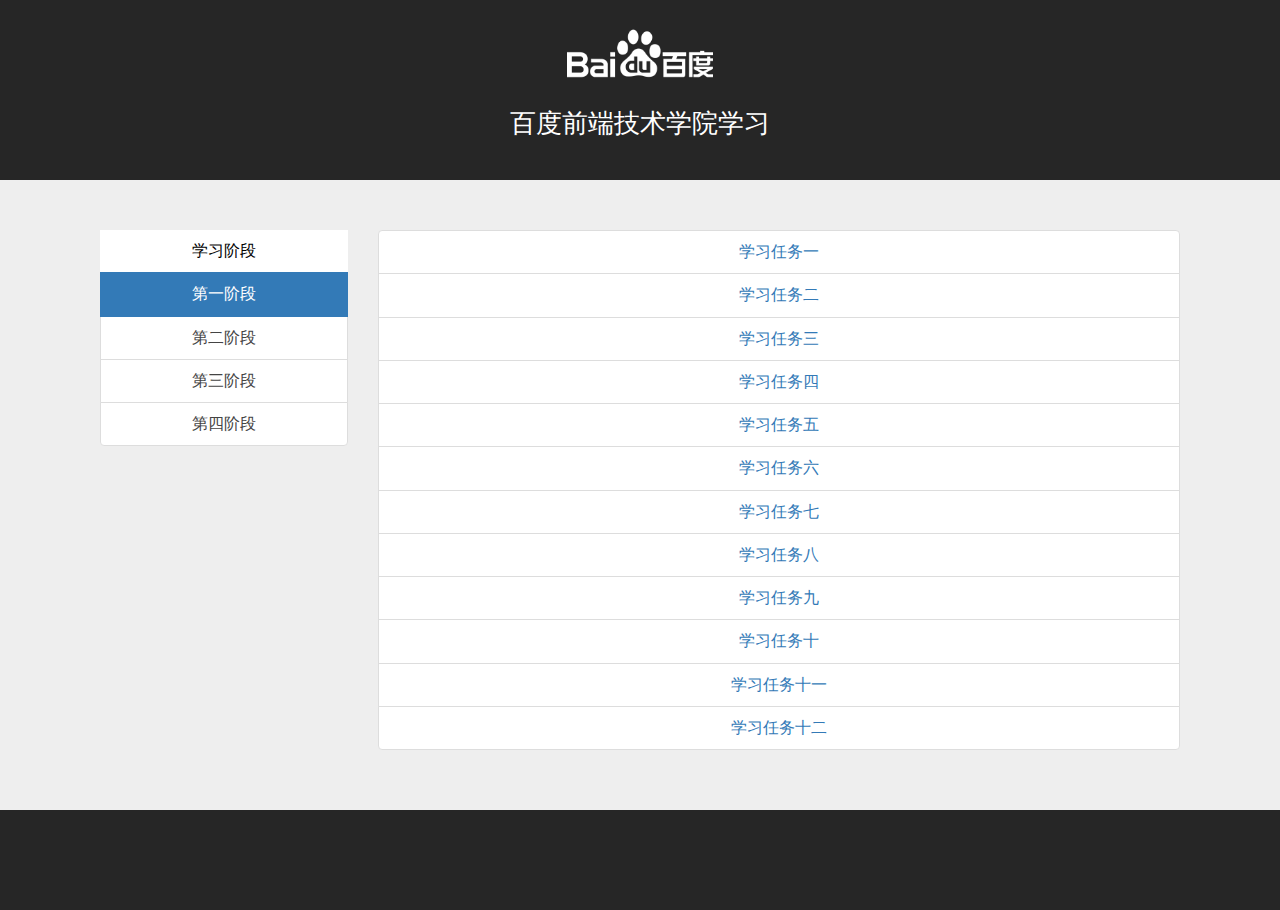
<file: index.html>
<!DOCTYPE html><html><head lang="en">    <meta charset="UTF-8">    <title>百度前端技术学院学习</title>    <!--Basic stylesheet-->    <link rel="stylesheet" href="stylesheets/bootstrap-default/3.3.6/bootstrap.min.css" />    <link rel="stylesheet" href="stylesheets/beyondadmin/1.4.2/beyond.min.css" />    <!--Basic stylesheet-->    <!--Basic javascript-->    <script type="text/javascript" src="javascripts/jquery/2.1.3/jquery.js"></script>    <script type="text/javascript" src="javascripts/bootstrap/3.3.6/bootstrap.min.js"></script>    <script type="text/javascript" src="javascripts/beyondadmin/1.4.2/beyond.js"></script>    <!--Basic javascript-->    <style rel="stylesheet" type="text/css">        *{            font-family: "微软雅黑" !important;        }        .nav li.list-group-item:hover{            cursor: pointer;            background-color: #337AB7;            color: #ffffff;        }        .list-group-item-heading{            padding:10px 0;            margin: 0;            color: #000000;            background-color: #ffffff;        }        .container{            min-height: 500px;        }    </style></head><body>    <div class="header margin-bottom-50">        <div class="row">            <div class="col-lg-12 col-sm-12 col-xs-12 bg-darkcarbon white">                <div class="header-container text-align-center" style="height: 180px;">                    <img src="images/logo_white_fe6da1ec.png" style="height: 90px;">                    <h2>百度前端技术学院学习</h2>                </div>            </div>        </div>    </div>    <div class="container margin-bottom-40">        <div class="col-xs-12 col-sm-12 col-lg-12">            <div class="col-lg-3 col-sm-3 col-xs-12">                <ul class="nav list-group list-unstyled font-120 text-align-center">                    <li class="list-group-item-heading">                        学习阶段                    </li>                    <li class="list-group-item active" data-id="step1">                        第一阶段                    </li>                    <li class="list-group-item" data-id='step2'>                        第二阶段                    </li>                    <li class="list-group-item" data-id="step3">                        第三阶段                    </li>                    <li class="list-group-item" data-id="step4">                        第四阶段                    </li>                </ul>            </div>            <div class="col-lg-9 col-sm-9 col-xs-12 text-center" id ='showList'>                <ul class="list-group list-unstyled font-120" id="step1">                    <li class="list-group-item">                        <a target="_blank" target="_blank" href="step1Task1.html">学习任务一</a>                    </li>                    <li class="list-group-item">                        <a target="_blank" href="step1Task2.html">学习任务二</a>                    </li>                    <li class="list-group-item">                        <a target="_blank" href="step1Task3.html">学习任务三</a>                    </li>                    <li class="list-group-item">                        <a target="_blank" href="step1Task4.html">学习任务四</a>                    </li>                    <li class="list-group-item">                        <a target="_blank" href="step1Task5.html">学习任务五</a>                    </li>                    <li class="list-group-item">                        <a target="_blank" href="step1Task6.html">学习任务六</a>                    </li>                    <li class="list-group-item">                        <a target="_blank" href="step1Task7.html">学习任务七</a>                    </li>                    <li class="list-group-item">                        <a target="_blank" href="step1Task8.html">学习任务八</a>                    </li>                    <li class="list-group-item">                        <a target="_blank" href="step1Task9.html">学习任务九</a>                    </li>                    <li class="list-group-item">                        <a target="_blank" href="step1Task10.html">学习任务十</a>                    </li>                    <li class="list-group-item">                        <a target="_blank" href="step1Task11.html">学习任务十一</a>                    </li>                    <li class="list-group-item">                        <a target="_blank" href="step1Task12.html">学习任务十二</a>                    </li>                </ul>                <ul class="list-group list-unstyled font-120" style="display: none" id="step2">                    <li class="list-group-item">                        <a target="_blank" href="step2Task1.html">阶段二的任务一</a>                    </li>                </ul>                <ul class="list-group list-unstyled font-120" style="display: none" id="step3">                    <li class="list-group-item">                        <a target="_blank" href="step3Task1.html">阶段三的任务一</a>                    </li>                </ul>                <ul class="list-group list-unstyled font-120" style="display: none" id="step4">                    <li class="list-group-item">                        <a target="_blank" href="step4Task1.html">阶段四的任务一</a>                    </li>                </ul>            </div>        </div>    </div>    <div class="footer bg-darkcarbon" style="height: 100px;">        <div class="col-sm-12 col-lg-12 col-xs-12 "></div>    </div><script type="text/javascript">    (function(){        $(".nav li.list-group-item").click(function(){            var dataId =$(this).attr("data-id");            //初始化            $("#showList ul").attr("style",'display:none');            $(".nav li").removeClass("active");            $(this).addClass("active");            $("#"+dataId).attr("style",'display:block');        })    })()</script></body></html>
</file>
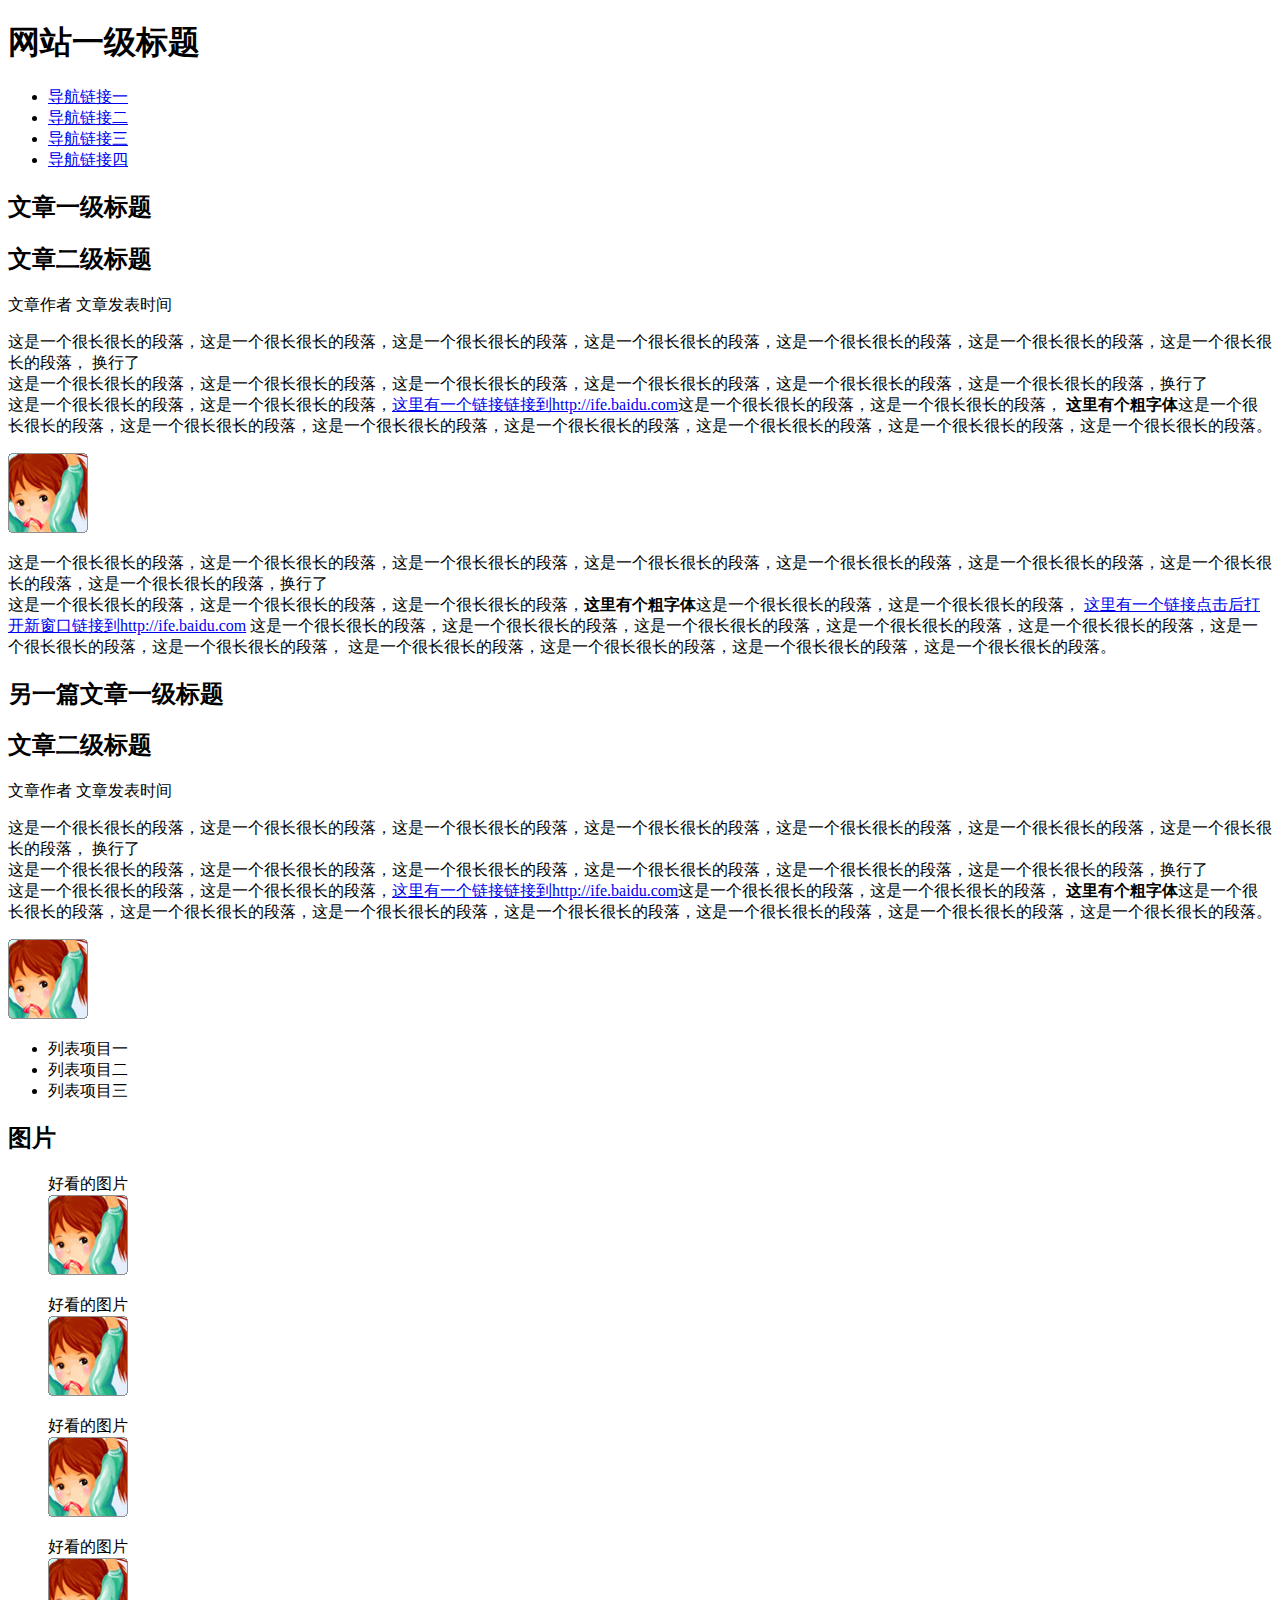
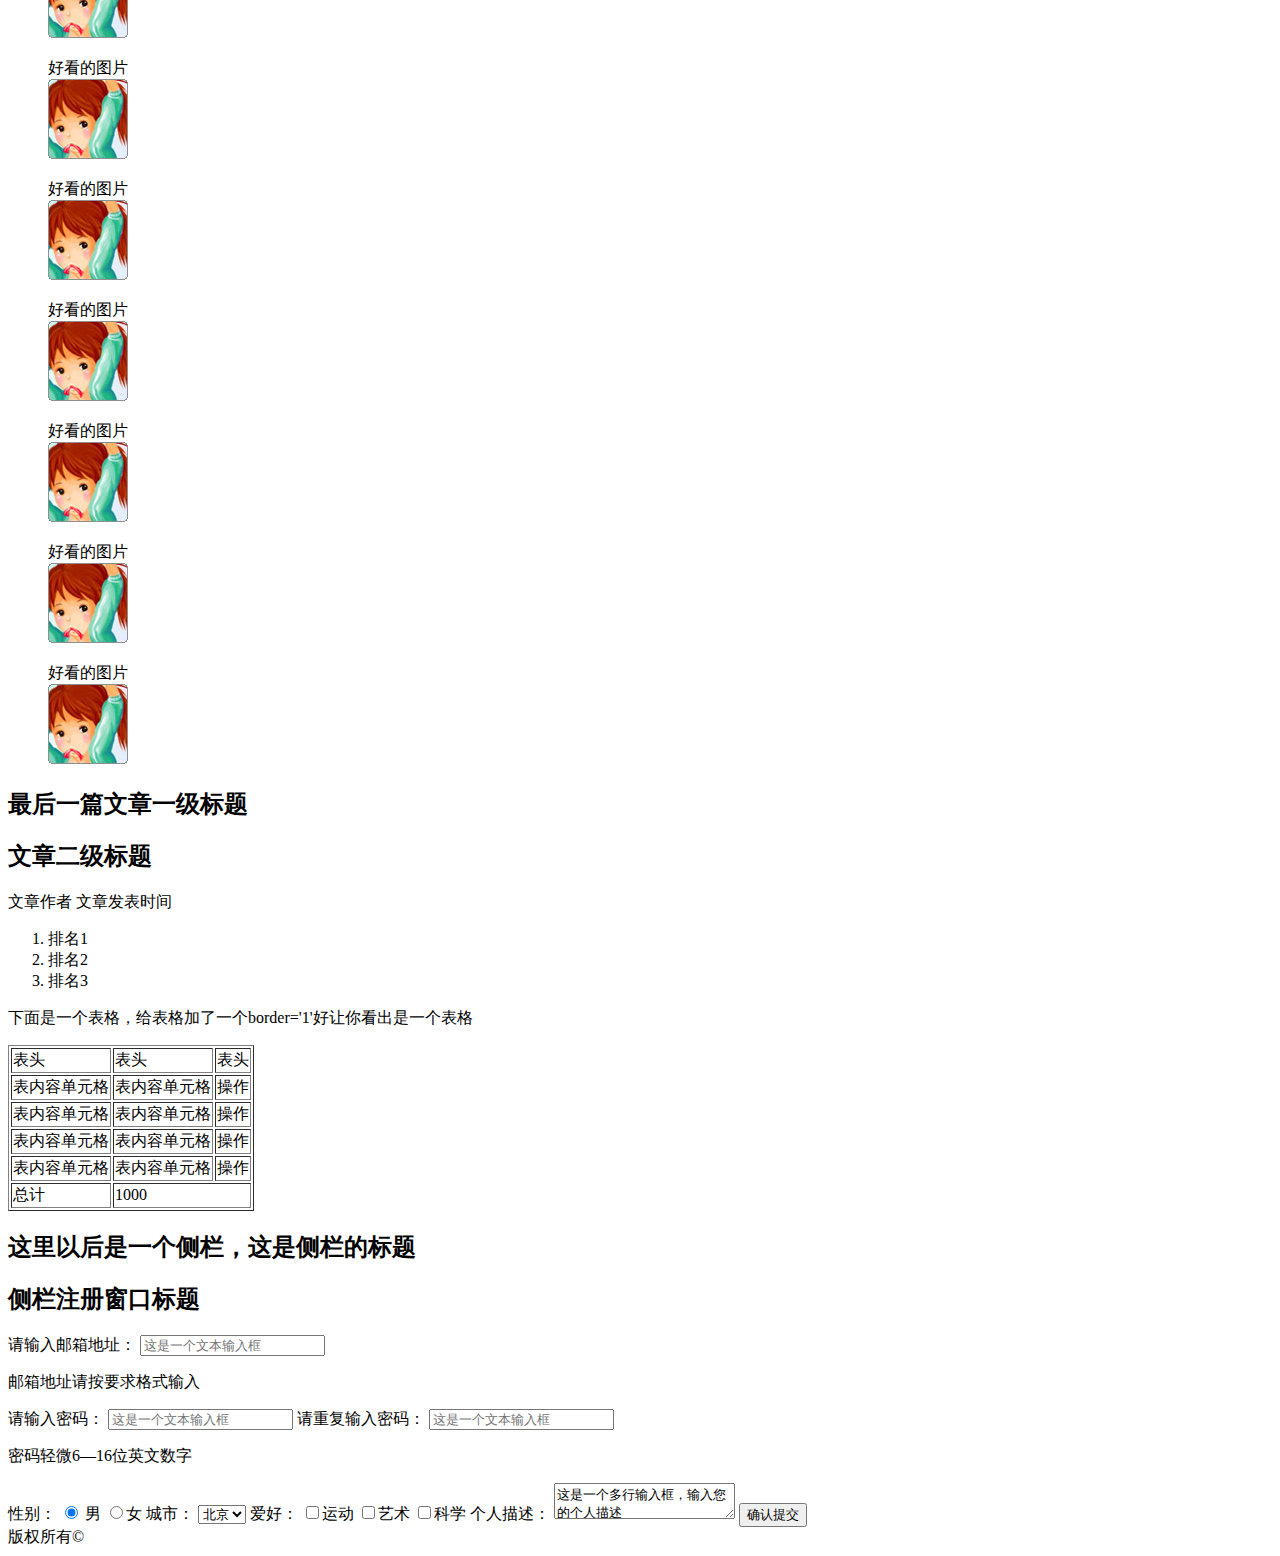
<file: step1Task1.html>
<!DOCTYPE html><html><head lang="en">    <meta charset="UTF-8">    <title>百度前端技术学院学习</title></head><body><header>    <div class="title">        <h1>网站一级标题</h1>    </div>    <nav>        <ul>            <li>                <a href="javascripts:void(0)">                    <span>导航链接一</span>                </a>            </li>            <li>                <a href="javascripts:void(0)">                    <span>导航链接二</span>                </a>            </li>            <li>                <a href="javascripts:void(0)">                    <span>导航链接三</span>                </a>            </li>            <li>                <a href="javascripts:void(0)">                    <span>导航链接四</span>                </a>            </li>        </ul>    </nav></header><div class="container">    <article>        <div class="articleTitle">            <h2>文章一级标题</h2>            <div class="subtitle">                <h2>文章二级标题</h2>            </div>        </div>        <div class="articleIntroduce">            <span class="articleAuthor">文章作者</span>            <span class="articleTime">文章发表时间</span>        </div>        <div class="articleContent">            <p>                这是一个很长很长的段落，这是一个很长很长的段落，这是一个很长很长的段落，这是一个很长很长的段落，这是一个很长很长的段落，这是一个很长很长的段落，这是一个很长很长的段落，                换行了                <br />                这是一个很长很长的段落，这是一个很长很长的段落，这是一个很长很长的段落，这是一个很长很长的段落，这是一个很长很长的段落，这是一个很长很长的段落，换行了                <br/>                这是一个很长很长的段落，这是一个很长很长的段落，<a href="http://ife.baidu.com">这里有一个链接链接到http://ife.baidu.com</a>这是一个很长很长的段落，这是一个很长很长的段落，                <b>这里有个粗字体</b>这是一个很长很长的段落，这是一个很长很长的段落，这是一个很长很长的段落，这是一个很长很长的段落，这是一个很长很长的段落，这是一个很长很长的段落，这是一个很长很长的段落。            </p>            <img src="images/1.JPG">            <p>                这是一个很长很长的段落，这是一个很长很长的段落，这是一个很长很长的段落，这是一个很长很长的段落，这是一个很长很长的段落，这是一个很长很长的段落，这是一个很长很长的段落，这是一个很长很长的段落，换行了                <br/>                这是一个很长很长的段落，这是一个很长很长的段落，这是一个很长很长的段落，<b>这里有个粗字体</b>这是一个很长很长的段落，这是一个很长很长的段落，                <a href="http://ife.baidu.com" target="_blank">这里有一个链接点击后打开新窗口链接到http://ife.baidu.com</a>                这是一个很长很长的段落，这是一个很长很长的段落，这是一个很长很长的段落，这是一个很长很长的段落，这是一个很长很长的段落，这是一个很长很长的段落，这是一个很长很长的段落，                这是一个很长很长的段落，这是一个很长很长的段落，这是一个很长很长的段落，这是一个很长很长的段落。            </p>        </div>    </article>    <article>        <div class="articleTitle">            <h2>另一篇文章一级标题</h2>            <div class="subtitle">                <h2>文章二级标题</h2>            </div>        </div>        <div class="articleIntroduce">            <span class="articleAuthor">文章作者</span>            <span class="articleTime">文章发表时间</span>        </div>        <div class="articleContent">            <p>                这是一个很长很长的段落，这是一个很长很长的段落，这是一个很长很长的段落，这是一个很长很长的段落，这是一个很长很长的段落，这是一个很长很长的段落，这是一个很长很长的段落，                换行了                <br />                这是一个很长很长的段落，这是一个很长很长的段落，这是一个很长很长的段落，这是一个很长很长的段落，这是一个很长很长的段落，这是一个很长很长的段落，换行了                <br/>                这是一个很长很长的段落，这是一个很长很长的段落，<a href="http://ife.baidu.com">这里有一个链接链接到http://ife.baidu.com</a>这是一个很长很长的段落，这是一个很长很长的段落，                <b>这里有个粗字体</b>这是一个很长很长的段落，这是一个很长很长的段落，这是一个很长很长的段落，这是一个很长很长的段落，这是一个很长很长的段落，这是一个很长很长的段落，这是一个很长很长的段落。            </p>            <img src="images/1.JPG">            <ul>                <li>列表项目一</li>                <li>列表项目二</li>                <li>列表项目三</li>            </ul>            <h2>图片</h2>            <dl>                <dd>                    <p>                        <label>好看的图片</label>                        <br>                        <img src="images/1.JPG" />                    </p>                </dd>                <!--备注：比较正规的写法应该是                <dl>                    <dt> <label for='pic'> 好看的图片 </label> </dt>                    <dd> <img src=""  id='pic'/> </dd>                </dl>                为与图片效果保持一致，采用了上述写法，以增加每个图片之间的前后间距（不用css情况下）                -->                <dd>                    <p>                        <label>好看的图片</label>                        <br>                        <img src="images/1.JPG" />                    </p>                </dd>                <dd>                    <p>                        <label>好看的图片</label>                        <br>                        <img src="images/1.JPG" />                    </p>                </dd>                <dd>                    <p>                        <label>好看的图片</label>                        <br>                        <img src="images/1.JPG" />                    </p>                </dd>                <dd>                    <p>                        <label>好看的图片</label>                        <br>                        <img src="images/1.JPG" />                    </p>                </dd>                <dd>                    <p>                        <label>好看的图片</label>                        <br>                        <img src="images/1.JPG" />                    </p>                </dd>                <dd>                    <p>                        <label>好看的图片</label>                        <br>                        <img src="images/1.JPG" />                    </p>                </dd>                <dd>                    <p>                        <label>好看的图片</label>                        <br>                        <img src="images/1.JPG" />                    </p>                </dd>                <dd>                    <p>                        <label>好看的图片</label>                        <br>                        <img src="images/1.JPG" />                    </p>                </dd>                <dd>                    <p>                        <label>好看的图片</label>                        <br>                        <img src="images/1.JPG" />                    </p>                </dd>            </dl>        </div>    </article>    <article>        <div class="articleTitle">            <h2>最后一篇文章一级标题</h2>            <div class="subtitle">                <h2>文章二级标题</h2>            </div>        </div>        <div class="articleIntroduce">            <span class="articleAuthor">文章作者</span>            <span class="articleTime">文章发表时间</span>        </div>        <div class="articleContent">            <ol>                <li>排名1</li>                <li>排名2</li>                <li>排名3</li>            </ol>            <p>下面是一个表格，给表格加了一个border='1'好让你看出是一个表格</p>            <table border="1">                <tbody>                <tr>                    <td>表头</td>                    <td>表头</td>                    <td>表头</td>                <!--应该使用th，但是与图片效果不太一样就使用了td-->                </tr>                <tr>                    <td>表内容单元格</td>                    <td>表内容单元格</td>                    <td>操作</td>                </tr>                <tr>                    <td>表内容单元格</td>                    <td>表内容单元格</td>                    <td>操作</td>                </tr>                <tr>                    <td>表内容单元格</td>                    <td>表内容单元格</td>                    <td>操作</td>                </tr>                <tr>                    <td>表内容单元格</td>                    <td>表内容单元格</td>                    <td>操作</td>                </tr>                <tr>                    <td>总计</td>                    <td colspan="2">1000</td>                </tr>                </tbody>            </table>        </div>    </article></div><aside>    <div class="asideTitle">        <h2>这里以后是一个侧栏，这是侧栏的标题</h2>    </div>    <div class="asideContent">        <div class="title">            <h2>侧栏注册窗口标题</h2>        </div>        <div class="content">            <form action="" id="myForm">                <label for="email">请输入邮箱地址：</label>                <input type="text" placeholder="这是一个文本输入框" id="email">                <p class="emailError">邮箱地址请按要求格式输入</p>                <label for="password">请输入密码：</label>                <input type="password" placeholder="这是一个文本输入框" id="password">                <label for="passwordCheckout">请重复输入密码：</label>                <input type="password" placeholder="这是一个文本输入框" id="passwordCheckout">                <p class="passwordError">密码轻微6—16位英文数字</p>                <label>性别：</label>                <input type="radio" checked="checked" name="sex" value="male"/> 男                <input type="radio" name="sex" value="female">女                <label for="city">城市：</label>                <select id="city">                    <option>北京</option>                    <option>上海</option>                </select>                <label>爱好：</label>                <input type="checkbox" name="sports">运动                <input type="checkbox" name="art">艺术                <input type="checkbox" name="science">科学                <label for="person">                    个人描述：                </label>                <textarea id="person">这是一个多行输入框，输入您的个人描述</textarea>                <input type="button" value="确认提交">            </form>        </div>    </div></aside><footer>    版权所有&copy;</footer></body></html>
</file>
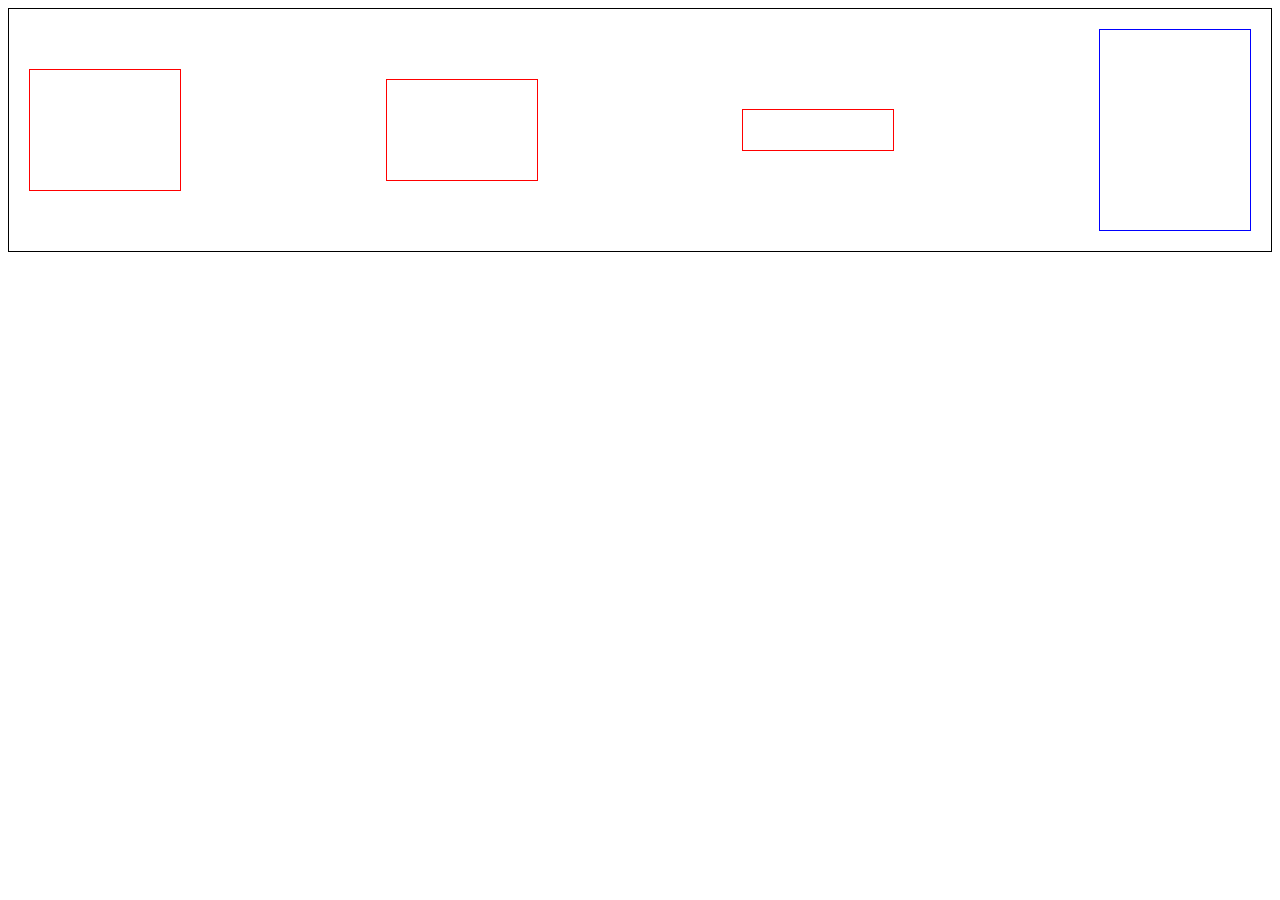
<file: step1Task10.html>
<!DOCTYPE html>
<html lang="en">
<head>
	<meta charset="UTF-8">
	<title>Task10</title>
	
</head>
<style type="text/css">
	.footer{
		display: flex;
		flew-wrap:nowrap;
		padding: 20px;
		border: 1px solid black;
		align-items:center;
		justify-content: space-between;
		
	}

	.footer div{
		width: 150px;
		border: 1px solid red;
	}

	.one{
		height: 120px;
	}
	.two{
		height: 100px;
		
	}
	.three{
		height: 40px;
		
	}
	.footer div.four{
		height: 200px;
		border: 1px solid blue;

	}

	@media screen and (max-width: 640px){
		.footer{
			align-items:flex-start;
			flex-wrap:wrap;
		}

		.four{
			order:-1;
		}
	}
</style>
<body>
	<div class="footer">
		<div class="one"></div>
		<div class="two"></div>
		<div class="three"></div>
		<div class="four"></div>
	</div>
</body>
</html>
</file>
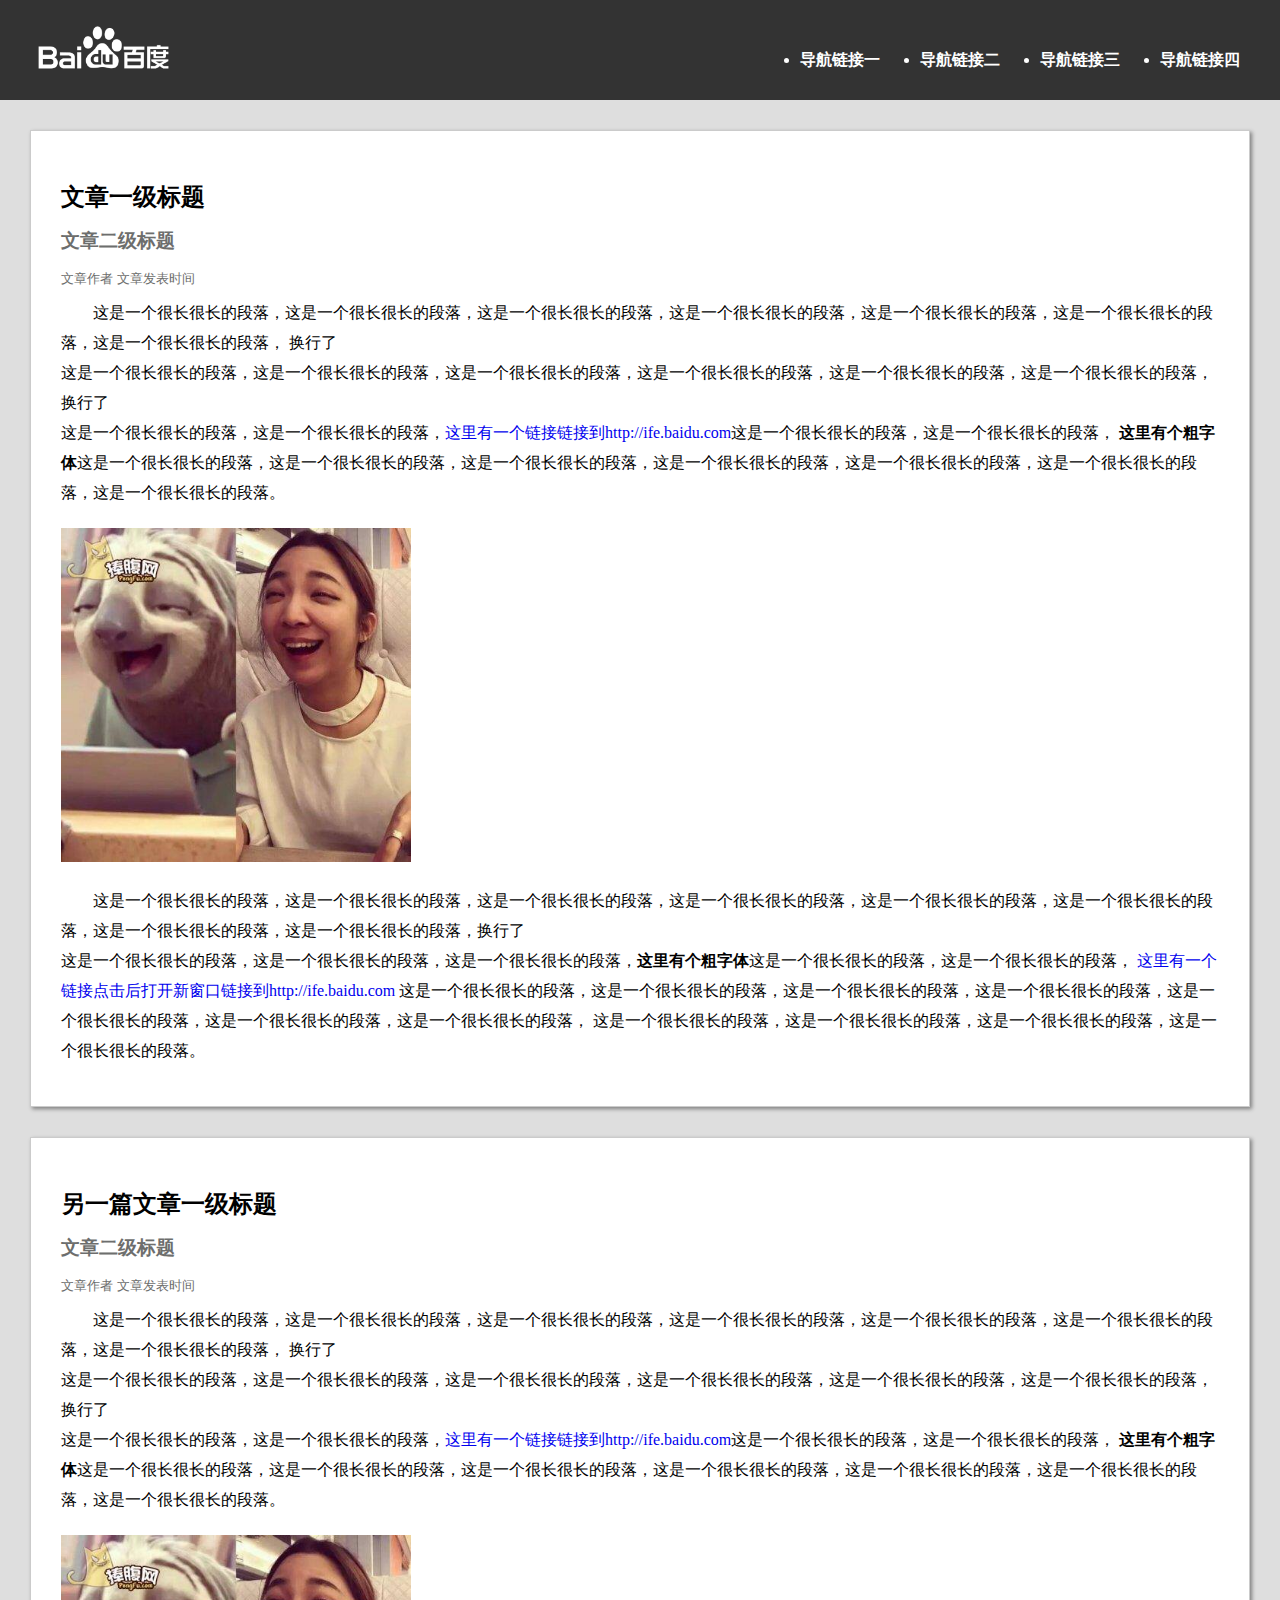
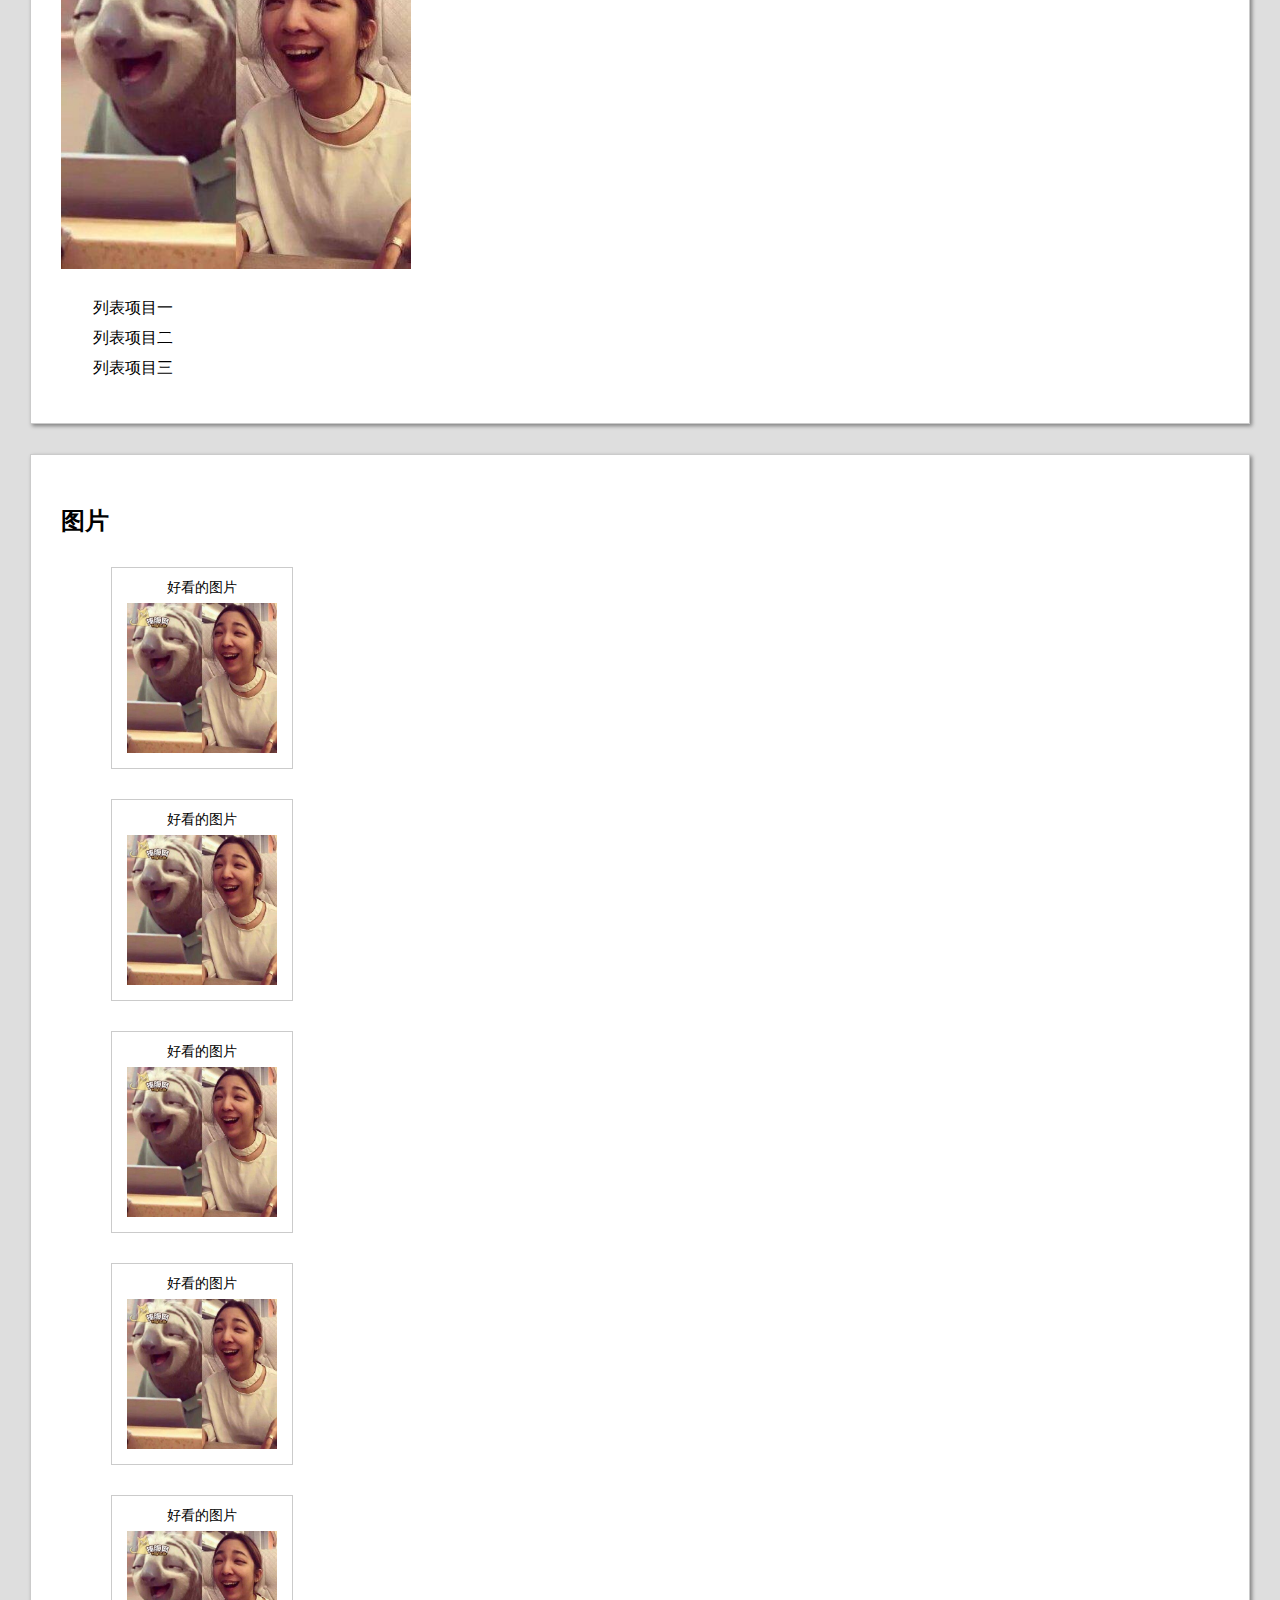
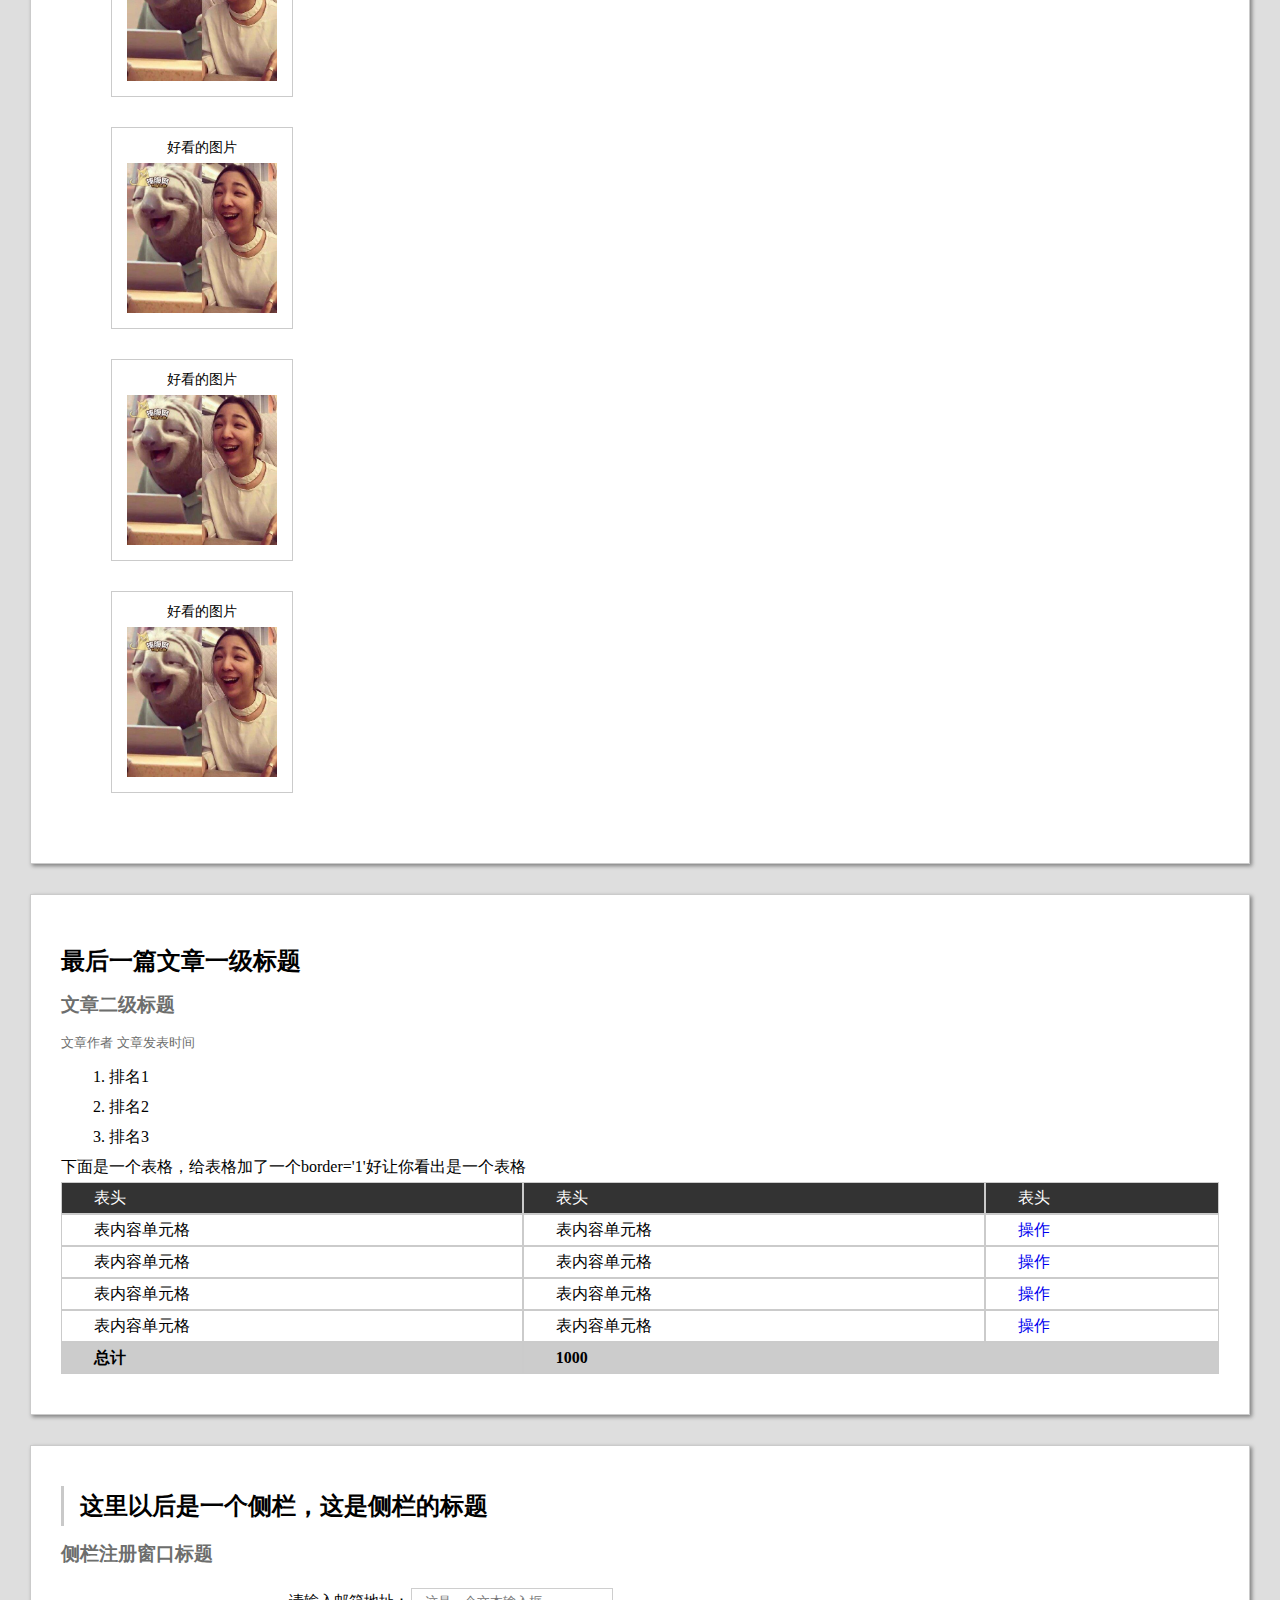
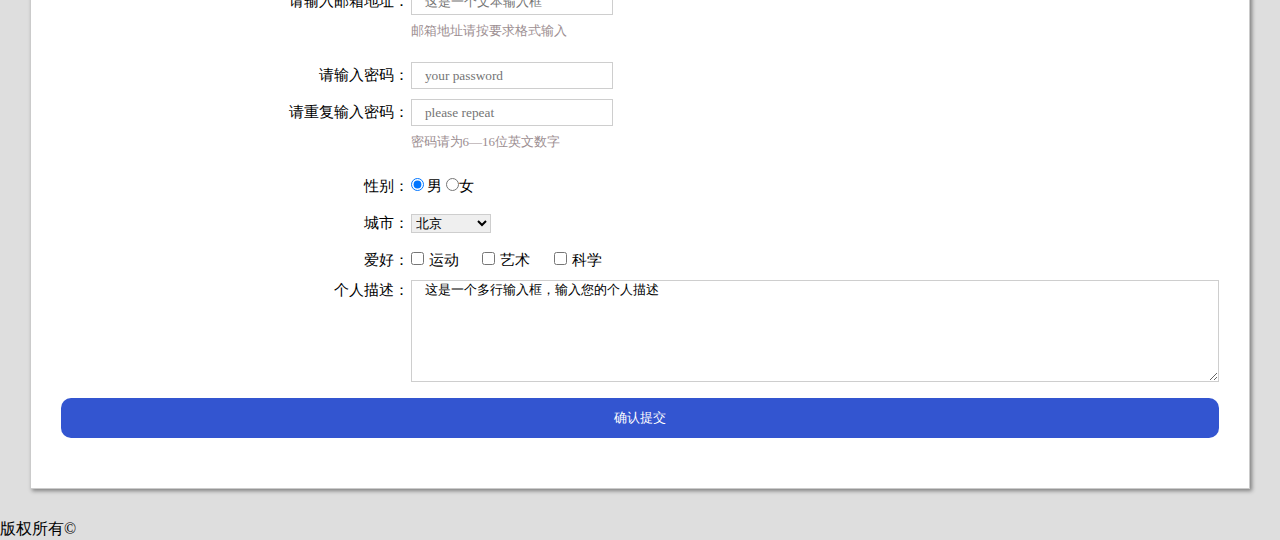
<file: step1Task2.html>
<!DOCTYPE html><html><head lang="en">    <meta charset="UTF-8">    <title>百度前端技术学院学习</title>    <link rel="stylesheet" href="stylesheets/step1Task2.css" type="text/css"/></head><body><header>    <div class="title">        <img src="images/logo_white_fe6da1ec.png">    </div>    <nav>        <ul>            <li>                <a href="javascripts:void(0)">                    <span>导航链接一</span>                </a>            </li>            <li>                <a href="javascripts:void(0)">                    <span>导航链接二</span>                </a>            </li>            <li>                <a href="javascripts:void(0)">                    <span>导航链接三</span>                </a>            </li>            <li>                <a href="javascripts:void(0)">                    <span>导航链接四</span>                </a>            </li>        </ul>    </nav></header><div class="container">    <article>        <div class="articleTitle">            <h2>文章一级标题</h2>            <div class="subtitle">                <h3>文章二级标题</h3>            </div>        </div>        <div class="articleIntroduce">            <small class="articleAuthor">文章作者</small>            <small class="articleTime">文章发表时间</small>        </div>        <div class="articleContent">            <p>                这是一个很长很长的段落，这是一个很长很长的段落，这是一个很长很长的段落，这是一个很长很长的段落，这是一个很长很长的段落，这是一个很长很长的段落，这是一个很长很长的段落，                换行了                <br />                这是一个很长很长的段落，这是一个很长很长的段落，这是一个很长很长的段落，这是一个很长很长的段落，这是一个很长很长的段落，这是一个很长很长的段落，换行了                <br/>                这是一个很长很长的段落，这是一个很长很长的段落，<a href="http://ife.baidu.com">这里有一个链接链接到http://ife.baidu.com</a>这是一个很长很长的段落，这是一个很长很长的段落，                <b>这里有个粗字体</b>这是一个很长很长的段落，这是一个很长很长的段落，这是一个很长很长的段落，这是一个很长很长的段落，这是一个很长很长的段落，这是一个很长很长的段落，这是一个很长很长的段落。            </p>            <img src="images/IMG_3003.JPG">            <p>                这是一个很长很长的段落，这是一个很长很长的段落，这是一个很长很长的段落，这是一个很长很长的段落，这是一个很长很长的段落，这是一个很长很长的段落，这是一个很长很长的段落，这是一个很长很长的段落，换行了                <br/>                这是一个很长很长的段落，这是一个很长很长的段落，这是一个很长很长的段落，<b>这里有个粗字体</b>这是一个很长很长的段落，这是一个很长很长的段落，                <a href="http://ife.baidu.com" target="_blank">这里有一个链接点击后打开新窗口链接到http://ife.baidu.com</a>                这是一个很长很长的段落，这是一个很长很长的段落，这是一个很长很长的段落，这是一个很长很长的段落，这是一个很长很长的段落，这是一个很长很长的段落，这是一个很长很长的段落，                这是一个很长很长的段落，这是一个很长很长的段落，这是一个很长很长的段落，这是一个很长很长的段落。            </p>        </div>    </article>    <article>        <div class="articleTitle">            <h2>另一篇文章一级标题</h2>            <div class="subtitle">                <h3>文章二级标题</h3>            </div>        </div>        <div class="articleIntroduce">            <small class="articleAuthor">文章作者</small>            <small class="articleTime">文章发表时间</small>        </div>        <div class="articleContent">            <p>                这是一个很长很长的段落，这是一个很长很长的段落，这是一个很长很长的段落，这是一个很长很长的段落，这是一个很长很长的段落，这是一个很长很长的段落，这是一个很长很长的段落，                换行了                <br />                这是一个很长很长的段落，这是一个很长很长的段落，这是一个很长很长的段落，这是一个很长很长的段落，这是一个很长很长的段落，这是一个很长很长的段落，换行了                <br/>                这是一个很长很长的段落，这是一个很长很长的段落，<a href="http://ife.baidu.com">这里有一个链接链接到http://ife.baidu.com</a>这是一个很长很长的段落，这是一个很长很长的段落，                <b>这里有个粗字体</b>这是一个很长很长的段落，这是一个很长很长的段落，这是一个很长很长的段落，这是一个很长很长的段落，这是一个很长很长的段落，这是一个很长很长的段落，这是一个很长很长的段落。            </p>            <img src="images/IMG_3003.JPG">            <ul>                <li>列表项目一</li>                <li>列表项目二</li>                <li>列表项目三</li>            </ul>        </div>    </article>    <article>        <div class="articleTitle">            <h2>图片</h2>        </div>        <div class="articleContent">            <dl>                <dd>                    <p>好看的图片</p>                    <img src="images/IMG_3003.JPG" />                </dd>                <dd>                    <p>好看的图片</p>                    <img src="images/IMG_3003.JPG" />                </dd>                <dd>                    <p>好看的图片</p>                    <img src="images/IMG_3003.JPG" />                </dd>                <dd>                    <p>好看的图片</p>                    <img src="images/IMG_3003.JPG" />                </dd>                <dd>                    <p>好看的图片</p>                    <img src="images/IMG_3003.JPG" />                </dd>                <dd>                    <p>好看的图片</p>                    <img src="images/IMG_3003.JPG" />                </dd>                <dd>                    <p>好看的图片</p>                    <img src="images/IMG_3003.JPG" />                </dd>                <dd>                    <p>好看的图片</p>                    <img src="images/IMG_3003.JPG" />                </dd>            </dl>        </div>    </article>    <article>        <div class="articleTitle">            <h2>最后一篇文章一级标题</h2>            <div class="subtitle">                <h3>文章二级标题</h3>            </div>        </div>        <div class="articleIntroduce">            <small class="articleAuthor">文章作者</small>            <small class="articleTime">文章发表时间</small>        </div>        <div class="articleContent table">            <ol>                <li>排名1</li>                <li>排名2</li>                <li>排名3</li>            </ol>            <p>下面是一个表格，给表格加了一个border='1'好让你看出是一个表格</p>            <table cellspacing="0" cellpadding="0">                <tbody>                <tr>                    <td>表头</td>                    <td>表头</td>                    <td>表头</td>                    <!--应该使用th，但是与图片效果不太一样就使用了td-->                </tr>                <tr>                    <td>表内容单元格</td>                    <td>表内容单元格</td>                    <td><a href="javascript:void(0)">操作</a></td>                </tr>                <tr>                    <td>表内容单元格</td>                    <td>表内容单元格</td>                    <td><a href="javascript:void(0)">操作</a></td>                </tr>                <tr>                    <td>表内容单元格</td>                    <td>表内容单元格</td>                    <td><a href="javascript:void(0)">操作</a></td>                </tr>                <tr>                    <td>表内容单元格</td>                    <td>表内容单元格</td>                    <td><a href="javascript:void(0)">操作</a></td>                </tr>                <tr>                    <td>总计</td>                    <td colspan="2">1000</td>                </tr>                </tbody>            </table>        </div>    </article></div><aside>    <div class="asideTitle">        <h2>这里以后是一个侧栏，这是侧栏的标题</h2>    </div>    <div class="asideContent">        <div class="title">            <h3>侧栏注册窗口标题</h3>        </div>        <div class="content">            <form action="" id="myForm">                <table>                    <tbody>                    <tr>                        <td width="30%">                            <label for="email">请输入邮箱地址：</label>                        </td>                        <td width="70%">                            <input type="text" placeholder="这是一个文本输入框" id="email">                        </td>                    </tr>                    <tr>                        <td></td>                        <td>                            <p class="emailError error">邮箱地址请按要求格式输入</p>                        </td>                    </tr>                    <tr>                        <td>                            <label for="password">请输入密码：</label>                        </td>                        <td>                            <input type="password" placeholder="your password" id="password">                        </td>                    </tr>                    <tr>                        <td>                            <label for="passwordCheckout">请重复输入密码：</label>                        </td>                        <td>                            <input type="password" placeholder="please repeat " id="passwordCheckout">                        </td>                    </tr>                    <tr>                        <td></td>                        <td>                            <p class="passwordError error">密码请为6—16位英文数字</p>                        </td>                    </tr>                    <tr>                        <td>                            <label>性别：</label>                        </td>                        <td>                            <input type="radio" checked="checked" name="sex" value="male"/> 男                            <input type="radio" name="sex" value="female">女                        </td>                    </tr>                    <tr>                        <td>                            <label for="city">城市：</label>                        </td>                        <td>                            <select id="city">                                <option>北京</option>                                <option>上海</option>                            </select>                        </td>                    </tr>                    <tr>                        <td>                            <label>爱好：</label>                        </td>                        <td>                            <input type="checkbox" name="sports">运动                            <input type="checkbox" name="art">艺术                            <input type="checkbox" name="science">科学                        </td>                    </tr>                    <tr>                        <td class="textareaLabel">                            <label for="person">                                个人描述：                            </label>                        </td>                        <td>                            <textarea id="person">这是一个多行输入框，输入您的个人描述</textarea>                        </td>                    </tr>                    </tbody>                </table>                <input type="button" value="确认提交">            </form>        </div>    </div></aside><footer>    版权所有&copy;</footer></body></html>
</file>
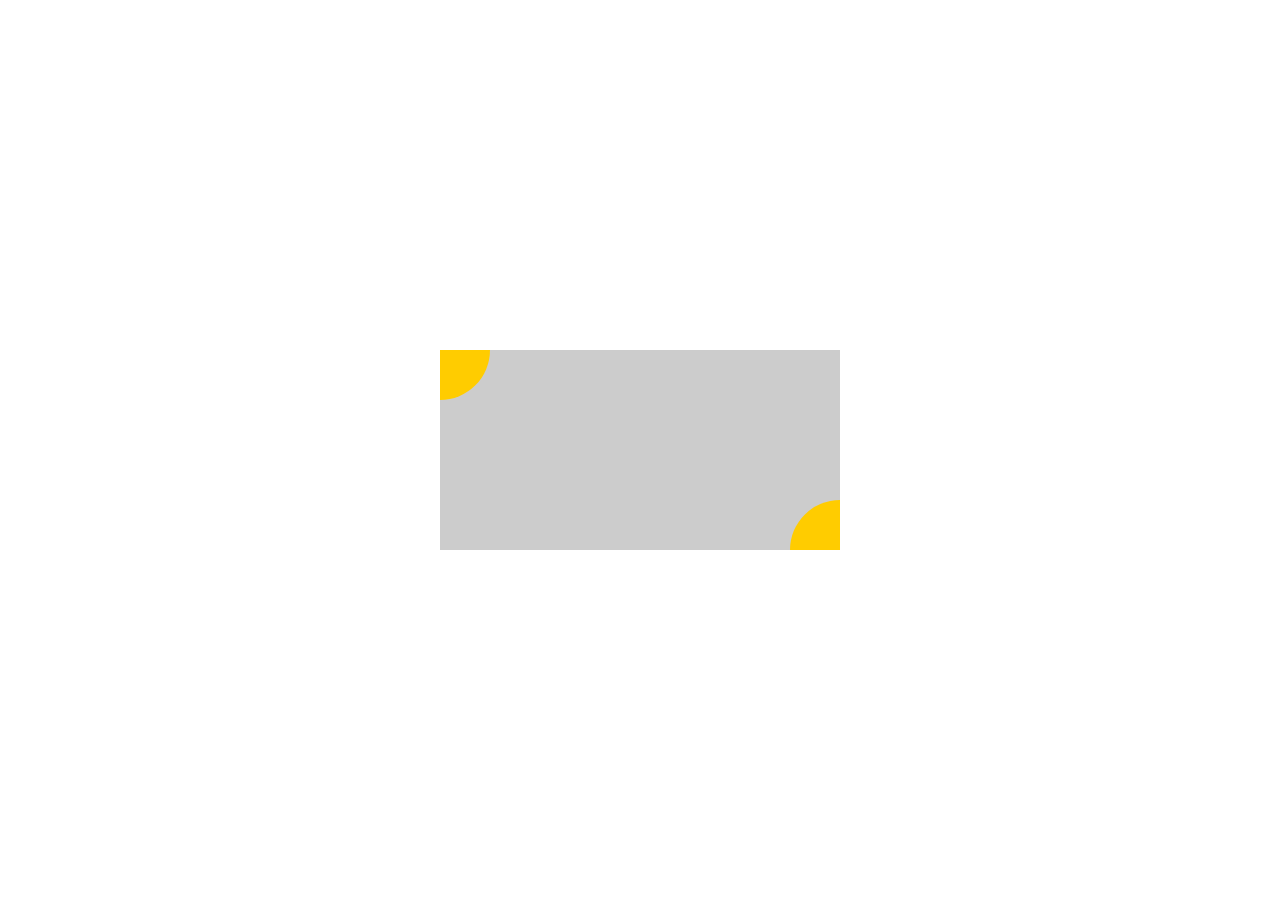
<file: step1Task4.html>
<!DOCTYPE html><html><head lang="en">    <meta charset="UTF-8">    <title>百度前端技术学院</title>    <link rel="stylesheet" type="text/css" href="stylesheets/step1Task4.css"></head><body>    <div class="targetDiv">        <div class="content">            <div class="topLeft"></div>            <div class="bottomRight"></div>        </div>    </div></body></html>
</file>
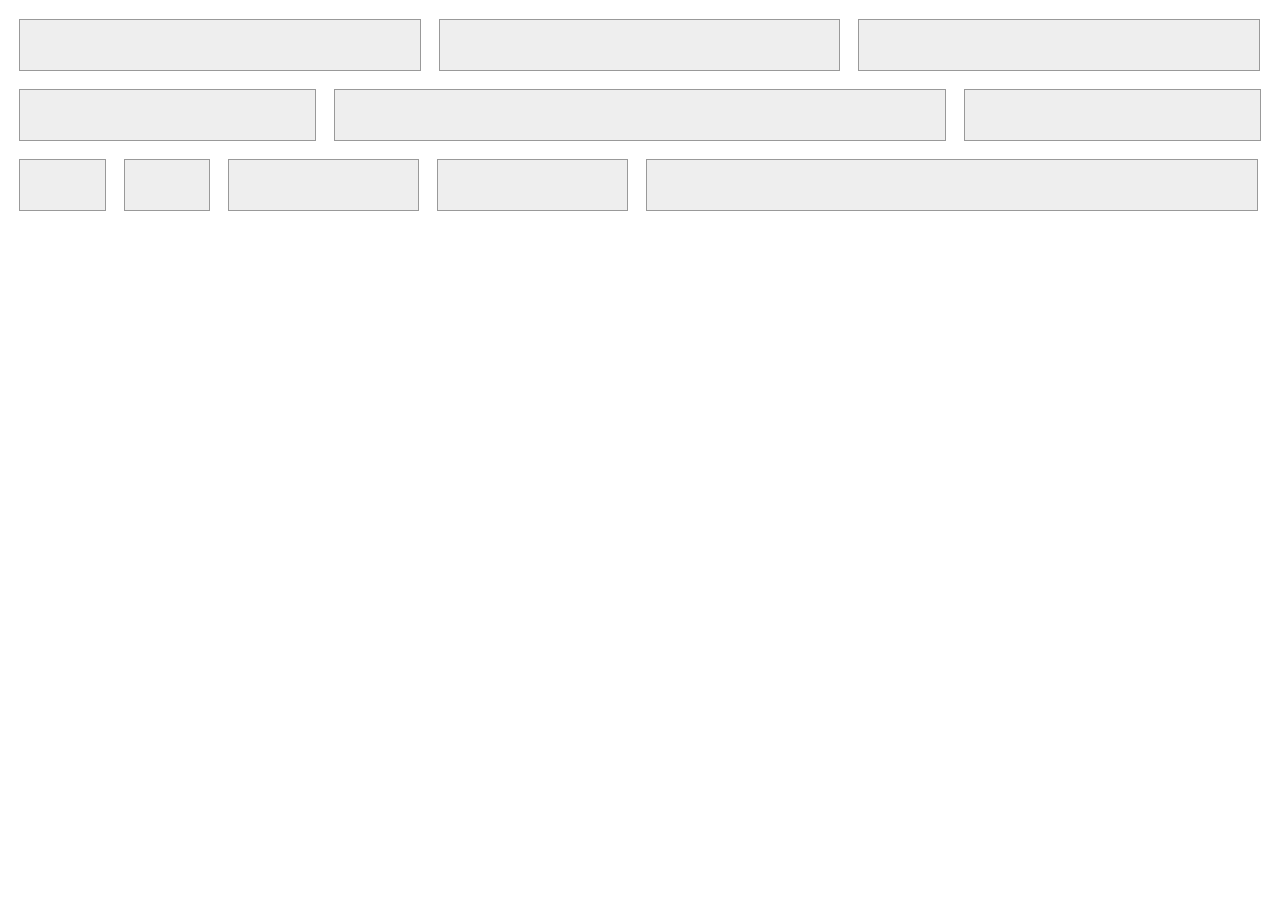
<file: step1Task8.html>
<!DOCTYPE html>
<html lang="en">
<head>
	<meta charset="UTF-8">
	<title>	Task8</title>

	<style>
		body{
			margin:0;
			padding:0;
		}
		.container{
			padding: 10px;
		}

		.row{
			margin: 0 auto;
			zoom:1;
		}

		.row:after{
			content: '';
			display: block;
			clear: both;
			
		}
		.row div{
			height: 50px;
			background-color: #eee;
			outline: 1px solid #999;
			float: left;
			margin: 10px;
		}

		@media (min-width: 769px) {
  			.col-sm-1 {
    			width: calc(8.3% - 20px); }
  			.col-sm-2 {
   				width: calc(16.6% - 20px); }
  			.col-sm-3 {
    			width: calc(25% - 20px); }
  			.col-sm-4 {
    			width: calc(33.3% - 20px); }
  			.col-sm-6 {
    			width: calc(50% - 20px); } }

		@media (max-width: 768px) {
  			.col-xs-2 {
   				 width: calc(16.6% - 20px); }
  			.col-xs-3 {
   				 width: calc(25% - 20px); }
  			.col-xs-6 {
    			width: calc(50% - 20px); }
 			.col-xs-8 {
    			width: calc(66.6% - 20px); }
  			.col-xs-12 {
    			width: calc(100% - 20px); } }

		
	</style>
</head>
<body>
	<div class="container">
		<div class="row">
			<div class="col-sm-4 col-xs-6"></div>
			<div class="col-sm-4 col-xs-6"></div>
			<div class="col-sm-4 col-xs-12"></div>
		</div>
	
	
		<div class="row">
			<div class="col-sm-3 col-xs-3"></div>
			<div class="col-sm-6 col-xs-6"></div>
			<div class="col-sm-3 col-xs-3"></div>
		</div>
	
		<div class="row">
			<div class="col-sm-1 col-xs-2"></div>
			<div class="col-sm-1 col-xs-2"></div>
			<div class="col-sm-2 col-xs-8"></div>
			<div class="col-sm-2 col-xs-3"></div>
			<div class="col-sm-6 col-xs-3"></div>
		</div>
	</div>
</body>
</html>
</file>
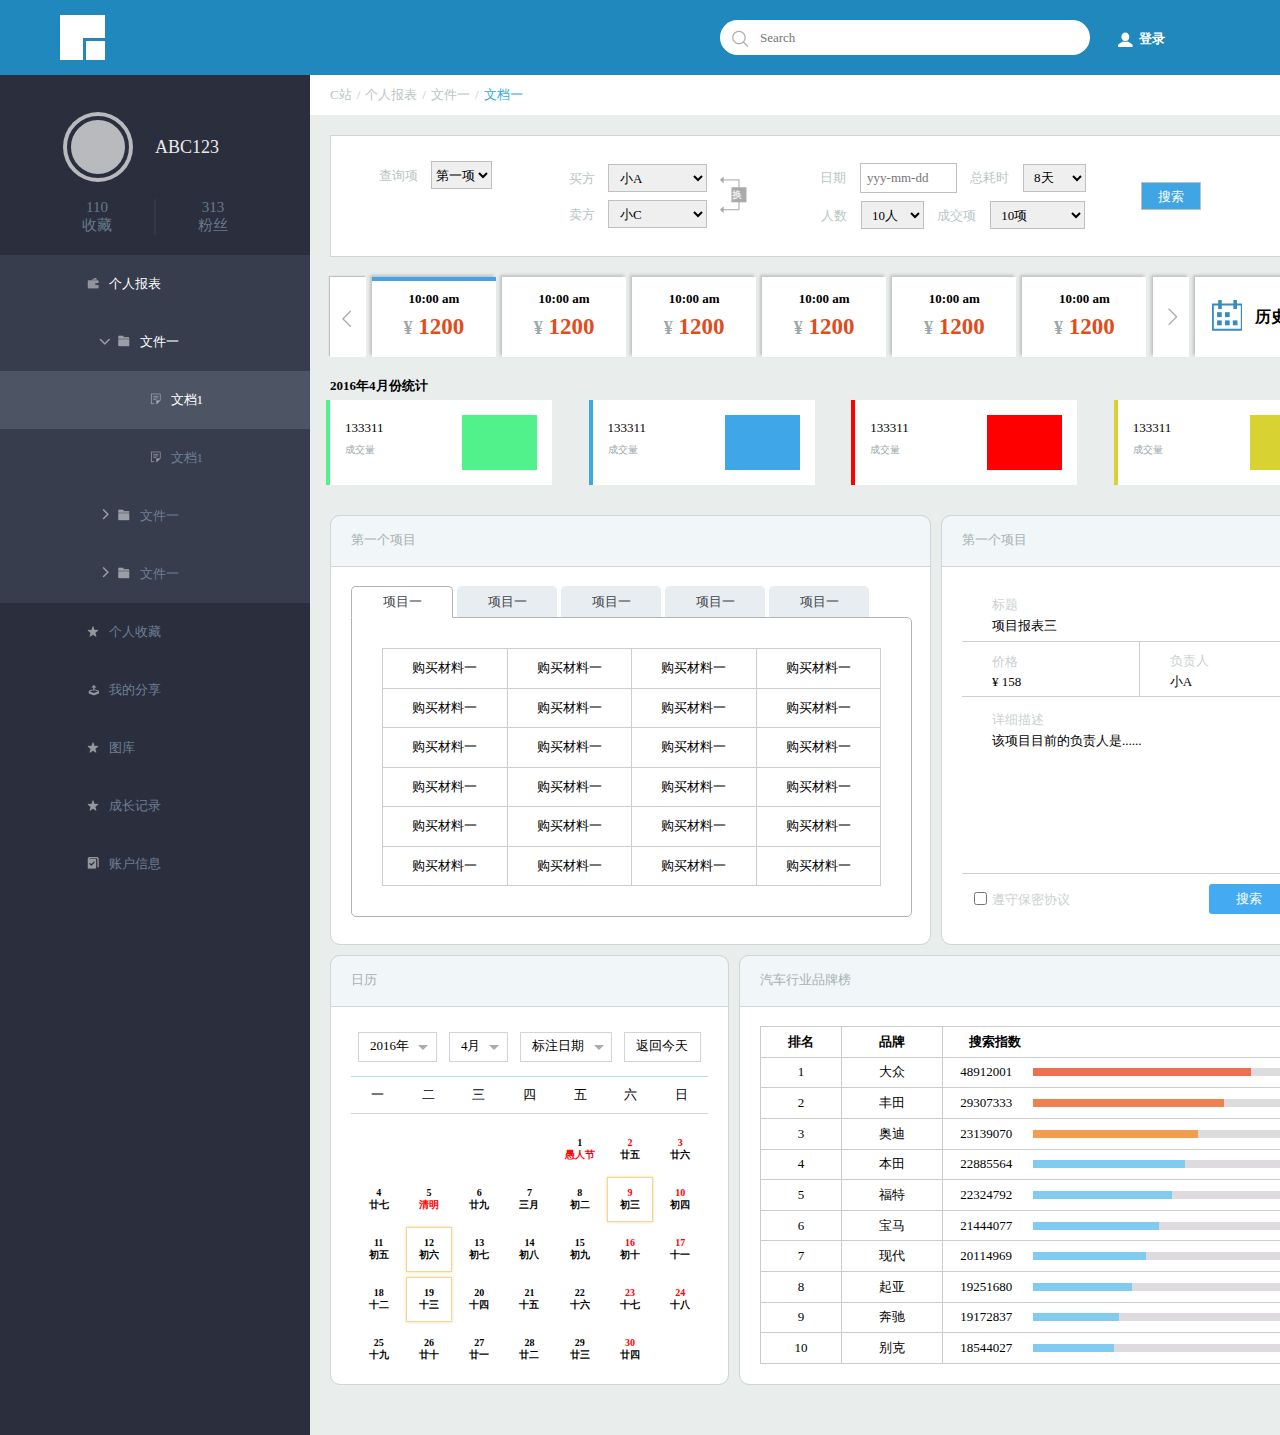
<file: step1Task9.html>
<!DOCTYPE html><html><head lang="en">    <meta charset="UTF-8">    <title>百度前端技术学院学习 Task9</title>    <link href="stylesheets/step1Task9.css" rel="stylesheet" />    <script type="text/javascript" src="javascripts/jquery/2.1.3/jquery.js"></script>    <script type="text/javascript" src="javascripts/step1Task9.js"></script></head><body>    <header>        <div class="logo"></div>        <div class="right">            <div class="search">                <b class="icon-search"></b>                <input type="text" placeholder="Search">            </div>            <div class="login">                <b class="icon-user"></b>                <a href="javascript:;">登录</a>            </div>        </div>    </header>    <div class="page-container">        <div class="page-container-fluid">            <div class="page-aside">                <div class="page-aside-fluid">                    <div class="title">                        <table>                            <tr>                                <td>                                    <div class="face">                                        <b></b>                                    </div>                                </td>                                <td>                                    <span>ABC123</span>                                </td>                            </tr>                            <tr>                                <td>                                    <p>110</p>                                    <p>收藏</p>                                </td>                                <td>                                    <p>313</p>                                    <p>粉丝</p>                                </td>                            </tr>                        </table>                    </div>                    <div class="navList">                        <ul>                            <li class="open">                                <span>                                <b class="icon icon-table"></b>                                    个人报表                                </span>                                <ul class="secondNav" style="display: none">                                    <li class="open">                                        <span>                                            <b class="icon-tran"></b>                                            <b class="icon icon-file"></b>                                            文件一                                        </span>                                        <ul class="thirdNav" style="display: none">                                            <li class="open active">                                                <span>                                                <b class="icon icon-txt"></b>                                                文档1                                                </span>                                            </li>                                            <li>                                                <span>                                                <b class="icon icon-txt"></b>                                                文档1                                                </span>                                            </li>                                        </ul>                                    </li>                                    <li>                                        <span>                                            <b class="icon-tran"></b>                                            <b class="icon icon-file"></b>                                            文件一                                        </span>                                    </li>                                    <li>                                        <span>                                            <b class="icon-tran"></b>                                            <b class="icon icon-file"></b>                                            文件一                                        </span>                                    </li>                                </ul>                            </li>                            <li>                                <span>                                    <b class="icon icon-star"></b>                                    个人收藏                                </span>                            </li>                            <li>                                <span>                                    <b class="icon icon-pos"></b>                                    我的分享                                </span>                            </li>                            <li>                                <span>                                    <b class="icon icon-star"></b>                                    图库                                </span>                            </li>                            <li>                                <span>                                    <b class="icon icon-star"></b>                                    成长记录                                </span>                            </li>                            <li>                                <span>                                    <b class="icon icon-book"></b>                                    账户信息                                </span>                            </li>                        </ul>                    </div>                </div>            </div>            <div class="page-body">                <div class="page-breadcrumbs">                    <ul>                        <li><a href="#"> C站</a></li>                        <li><a href="#">个人报表</a></li>                        <li><a href="#">文件一</a></li>                        <li class="active">文档一</li>                    </ul>                </div>                <div class="page-body-content">                    <div class="page-body-content-fluid">                        <div class="page-search">                            <form id="myForm">                            <table>                                <tr>                                    <td width="20%" style="vertical-align: text-top;padding-top: 10px;">                                        <label for="searchId">                                            查询项                                        </label>                                        <select id="searchId">                                            <option>第一项</option>                                            <option>第二项</option>                                            <option>第三项</option>                                        </select>                                    </td>                                    <td width="25%">                                        <table>                                        <tr>                                            <td width="80%" align="right">                                                <label for="buy">买方</label>                                                <select id="buy">                                                    <option>小A</option>                                                </select>                                            </td>                                            <td rowspan="2" width="20%" align="left">                                                <a href="#" class="icon-change selectChangeButton">换</a>                                            </td>                                        </tr>                                        <tr>                                            <td align="right">                                                <label for="sell">卖方</label>                                                <select id="sell">                                                    <option>小C</option>                                                </select>                                            </td>                                        </tr>                                        </table>                                    </td>                                    <td width="35%">                                        <table>                                            <tr>                                                <td>                                                    <label for="date">日期</label>                                                    <input type="datetime" id="date" placeholder="yyy-mm-dd">                                                    <label for="consume">总耗时</label>                                                    <select id="consume">                                                       <option>8天</option>                                                    </select>                                                </td>                                            </tr>                                            <tr>                                                <td>                                                    <label for="person">人数</label>                                                    <select id="person">                                                        <option>10人</option>                                                    </select>                                                    <label for="success">成交项</label>                                                    <select id="success">                                                        <option>10项</option>                                                    </select>                                                </td>                                            </tr>                                        </table>                                    </td>                                    <td width="20%" align="left">                                        <input type="button" class="myButton" value="搜索">                                    </td>                                </tr>                            </table>                            </form>                        </div>                        <div class="page-time">                            <div class="list">                                <ul>                                    <li class="item active">                                        <p>10:00 am</p>                                        <h2>                                            <small>¥</small>                                            1200                                        </h2>                                    </li>                                    <li class="item">                                        <p>10:00 am</p>                                        <h2>                                            <small>¥</small>                                            1200                                        </h2>                                    </li>                                    <li class="item">                                        <p>10:00 am</p>                                        <h2>                                            <small>¥</small>                                            1200                                        </h2>                                    </li>                                    <li class="item">                                        <p>10:00 am</p>                                        <h2>                                            <small>¥</small>                                            1200                                        </h2>                                    </li>                                    <li class="item">                                        <p>10:00 am</p>                                        <h2>                                            <small>¥</small>                                            1200                                        </h2>                                    </li>                                    <li class="item">                                        <p>10:00 am</p>                                        <h2>                                            <small>¥</small>                                            1200                                        </h2>                                    </li>                                </ul>                                <a href="javascript:void (0);" class="icon-pre pre"></a>                                <a href="javascript:void (0);" class="icon-next next"></a>                            </div>                            <div class="historySearch">                                <b class="icon-date"></b>                                <span>历史查询</span>                            </div>                        </div>                        <div class="page-count group">                            <span class="title">2016年4月份统计</span>                            <div class="countContainer">                                <ul>                                    <li class="border-before-green">                                        <div class="countContent">                                            <div class="pull-left">                                                <p>133311</p>                                                <small>成交量</small>                                            </div>                                            <div class="pull-right">                                                <div class="showImg bg-green"></div>                                            </div>                                        </div>                                    </li>                                    <li class="border-before-blue">                                        <div class="countContent">                                            <div class="pull-left">                                                <p>133311</p>                                                <small>成交量</small>                                            </div>                                            <div class="pull-right">                                                <div class="showImg bg-blue"></div>                                            </div>                                        </div>                                    </li>                                    <li class="border-before-red">                                        <div class="countContent">                                            <div class="pull-left">                                                <p>133311</p>                                                <small>成交量</small>                                            </div>                                            <div class="pull-right">                                                <div class="showImg bg-red"></div>                                            </div>                                        </div>                                    </li>                                    <li class="border-before-yellow">                                        <div class="countContent">                                            <div class="pull-left">                                                <p>133311</p>                                                <small>成交量</small>                                            </div>                                            <div class="pull-right">                                                <div class="showImg bg-yellow"></div>                                            </div>                                        </div>                                    </li>                                </ul>                            </div>                        </div>                        <div class="page-show group">                            <div class="row group">                                <div class="col-lg pull-left">                                    <div class="widget margin-right-5">                                        <div class="widget-content">                                            <div class="widget-header">第一个项目</div>                                            <div class="widget-body">                                                <div class="navProject">                                                    <ul>                                                        <li class="active">项目一</li>                                                        <li>项目一</li>                                                        <li>项目一</li>                                                        <li>项目一</li>                                                        <li>项目一</li>                                                    </ul>                                                </div>                                                <div class="showProject">                                                    <div class="content">                                                        <table id="projectTable">                                                            <tr>                                                                <td>购买材料一</td>                                                                <td>购买材料一</td>                                                                <td>购买材料一</td>                                                                <td>购买材料一</td>                                                            </tr>                                                            <tr>                                                                <td>购买材料一</td>                                                                <td>购买材料一</td>                                                                <td>购买材料一</td>                                                                <td>购买材料一</td>                                                            </tr>                                                            <tr>                                                                <td>购买材料一</td>                                                                <td>购买材料一</td>                                                                <td>购买材料一</td>                                                                <td>购买材料一</td>                                                            </tr>                                                            <tr>                                                                <td>购买材料一</td>                                                                <td>购买材料一</td>                                                                <td>购买材料一</td>                                                                <td>购买材料一</td>                                                            </tr>                                                            <tr>                                                                <td>购买材料一</td>                                                                <td>购买材料一</td>                                                                <td>购买材料一</td>                                                                <td>购买材料一</td>                                                            </tr>                                                            <tr>                                                                <td>购买材料一</td>                                                                <td>购买材料一</td>                                                                <td>购买材料一</td>                                                                <td>购买材料一</td>                                                            </tr>                                                        </table>                                                    </div>                                                </div>                                            </div>                                        </div>                                    </div>                                </div>                                <div class="col-sm pull-right">                                    <div class="widget margin-left-5">                                        <div class="widget-content">                                            <div class="widget-content">                                                <div class="widget-header">第一个项目</div>                                                <div class="widget-body">                                                    <table class="projectDiscribe">                                                        <tr class="title">                                                            <td colspan="2">                                                                <label>标题</label>                                                                <p>项目报表三</p>                                                            </td>                                                        </tr>                                                        <tr class="part1">                                                            <td>                                                                <label>价格</label>                                                                <p>¥ 158</p>                                                            </td>                                                            <td>                                                                <label>负责人</label>                                                                <p>小A</p>                                                            </td>                                                        </tr>                                                        <tr class="part2">                                                            <td colspan="2">                                                                <label>详细描述</label>                                                                <p>该项目目前的负责人是......</p>                                                            </td>                                                        </tr>                                                        <tr class="part3">                                                            <td>                                                                <input type="checkbox" id="checkout">                                                                <label>遵守保密协议</label>                                                            </td>                                                            <td>                                                                <input type="button" class="blueButton pull-right" value="搜索">                                                            </td>                                                        </tr>                                                    </table>                                                </div>                                            </div>                                        </div>                                    </div>                                </div>                            </div>                            <div class="row group">                                <div class="col-sm pull-left">                                    <div class="widget margin-right-5">                                        <div class="widget-content">                                            <div class="widget-header">日历</div>                                            <div class="widget-body">                                                <div class="dateChoose">                                                    <table>                                                        <tbody>                                                        <tr>                                                            <td>                                                                <div class="cal-select">                                                                    <div class="cal-inner">2016年</div>                                                                    <div class="cal-ico">                                                                        <b class="tran"></b>                                                                    </div>                                                                </div>                                                            </td>                                                            <td>                                                                <div class="cal-select">                                                                    <div class="cal-inner">4月</div>                                                                    <div class="cal-ico">                                                                        <b class="tran"></b>                                                                    </div>                                                                </div>                                                            </td>                                                            <td>                                                                <div class="cal-select">                                                                    <div class="cal-inner">标注日期</div>                                                                    <div class="cal-ico">                                                                        <b class="tran"></b>                                                                    </div>                                                                </div>                                                            </td>                                                            <td>                                                                <div class="cal-select">                                                                    <div class="cal-inner">返回今天</div>                                                                </div>                                                            </td>                                                        </tr>                                                        </tbody>                                                    </table>                                                </div>                                                <div class="dateTitle">                                                    <table>                                                        <tbody>                                                        <tr>                                                            <td>一</td>                                                            <td>二</td>                                                            <td>三</td>                                                            <td>四</td>                                                            <td>五</td>                                                            <td>六</td>                                                            <td>日</td>                                                        </tr>                                                        </tbody>                                                    </table>                                                </div>                                                <div class="date">                                                    <table cellspacing="5px;">                                                        <tbody>                                                        <tr>                                                            <td></td>                                                            <td></td>                                                            <td></td>                                                            <td></td>                                                            <td class="festival">                                                                <p>1</p>                                                                <p>愚人节</p>                                                            </td>                                                            <td>                                                                <p>2</p>                                                                <p>廿五</p>                                                            </td>                                                            <td>                                                                <p>3</p>                                                                <p>廿六</p>                                                            </td>                                                        </tr>                                                        <tr>                                                            <td>                                                                <p>4</p>                                                                <p>廿七</p>                                                            </td>                                                            <td class="festival">                                                                <p>5</p>                                                                <p>清明</p>                                                            </td>                                                            <td>                                                                <p>6</p>                                                                <p>廿九</p>                                                            </td>                                                            <td>                                                                <p>7</p>                                                                <p>三月</p>                                                            </td>                                                            <td>                                                                <p>8</p>                                                                <p>初二</p>                                                            </td>                                                            <td class="active">                                                                <p>9</p>                                                                <p>初三</p>                                                            </td>                                                            <td>                                                                <p>10</p>                                                                <p>初四</p>                                                            </td>                                                        </tr>                                                        <tr>                                                            <td>                                                                <p>11</p>                                                                <p>初五</p>                                                            </td>                                                            <td class="active">                                                                <p>12</p>                                                                <p>初六</p>                                                            </td>                                                            <td>                                                                <p>13</p>                                                                <p>初七</p>                                                            </td>                                                            <td>                                                                <p>14</p>                                                                <p>初八</p>                                                            </td>                                                            <td>                                                                <p>15</p>                                                                <p>初九</p>                                                            </td>                                                            <td>                                                                <p>16</p>                                                                <p>初十</p>                                                            </td>                                                            <td>                                                                <p>17</p>                                                                <p>十一</p>                                                            </td>                                                        </tr>                                                        <tr>                                                            <td>                                                                <p>18</p>                                                                <p>十二</p>                                                            </td>                                                            <td class="active">                                                                <p>19</p>                                                                <p>十三</p>                                                            </td>                                                            <td>                                                                <p>20</p>                                                                <p>十四</p>                                                            </td>                                                            <td>                                                                <p>21</p>                                                                <p>十五</p>                                                            </td>                                                            <td>                                                                <p>22</p>                                                                <p>十六</p>                                                            </td>                                                            <td>                                                                <p>23</p>                                                                <p>十七</p>                                                            </td>                                                            <td>                                                                <p>24</p>                                                                <p>十八</p>                                                            </td>                                                        </tr>                                                        <tr>                                                            <td>                                                                <p>25</p>                                                                <p>十九</p>                                                            </td>                                                            <td>                                                                <p>26</p>                                                                <p>廿十</p>                                                            </td>                                                            <td>                                                                <p>27</p>                                                                <p>廿一</p>                                                            </td>                                                            <td>                                                                <p>28</p>                                                                <p>廿二</p>                                                            </td>                                                            <td>                                                                <p>29</p>                                                                <p>廿三</p>                                                            </td>                                                            <td>                                                                <p>30</p>                                                                <p>廿四</p>                                                            </td>                                                            <td>                                                            </td>                                                        </tr>                                                        </tbody>                                                    </table>                                                </div>                                            </div>                                        </div>                                    </div>                                </div>                                <div class="col-lg pull-right">                                    <div class="widget margin-left-5">                                        <div class="widget-content">                                            <div class="widget-content">                                                <div class="widget-header">汽车行业品牌榜</div>                                                <div class="widget-body">                                                    <div class="rankList">                                                        <table>                                                            <tr>                                                                <td>排名</td>                                                                <td>品牌</td>                                                                <td style="text-indent: 2em">搜索指数</td>                                                            </tr>                                                            <tr>                                                                <td>1</td>                                                                <td>大众</td>                                                                <td>                                                                    <span>48912001</span>                                                                    <span class="bar1"></span>                                                                </td>                                                            </tr>                                                            <tr>                                                                <td>2</td>                                                                <td>丰田</td>                                                                <td>                                                                    <span>29307333</span>                                                                    <span class="bar2"></span>                                                                </td>                                                            </tr>                                                            <tr>                                                                <td>3</td>                                                                <td>奥迪</td>                                                                <td>                                                                    <span>23139070</span>                                                                    <span class="bar3"></span>                                                                </td>                                                            </tr>                                                            <tr>                                                                <td>4</td>                                                                <td>本田</td>                                                                <td>                                                                    <span>22885564</span>                                                                    <span class="bar4"></span>                                                                </td>                                                            </tr>                                                            <tr>                                                                <td>5</td>                                                                <td>福特</td>                                                                <td>                                                                    <span>22324792</span>                                                                    <span class="bar5"></span>                                                                </td>                                                            </tr>                                                            <tr>                                                                <td>6</td>                                                                <td>宝马</td>                                                                <td>                                                                    <span>21444077</span>                                                                    <span class="bar6"></span>                                                                </td>                                                            </tr>                                                            <tr>                                                                <td>7</td>                                                                <td>现代</td>                                                                <td>                                                                    <span>20114969</span>                                                                    <span class="bar7"></span>                                                                </td>                                                            </tr>                                                            <tr>                                                                <td>8</td>                                                                <td>起亚</td>                                                                <td>                                                                    <span>19251680</span>                                                                    <span class="bar8"></span>                                                                </td>                                                            </tr>                                                            <tr>                                                                <td>9</td>                                                                <td>奔驰</td>                                                                <td>                                                                    <span>19172837</span>                                                                    <span class="bar9"></span>                                                                </td>                                                            </tr>                                                            <tr>                                                                <td>10</td>                                                                <td>别克</td>                                                                <td>                                                                    <span>18544027</span>                                                                    <span class="bar10"></span>                                                                </td>                                                            </tr>                                                        </table>                                                    </div>                                                </div>                                            </div>                                        </div>                                    </div>                                </div>                            </div>                        </div>                    </div>                </div>            </div>        </div>    </div></body></html>
</file>
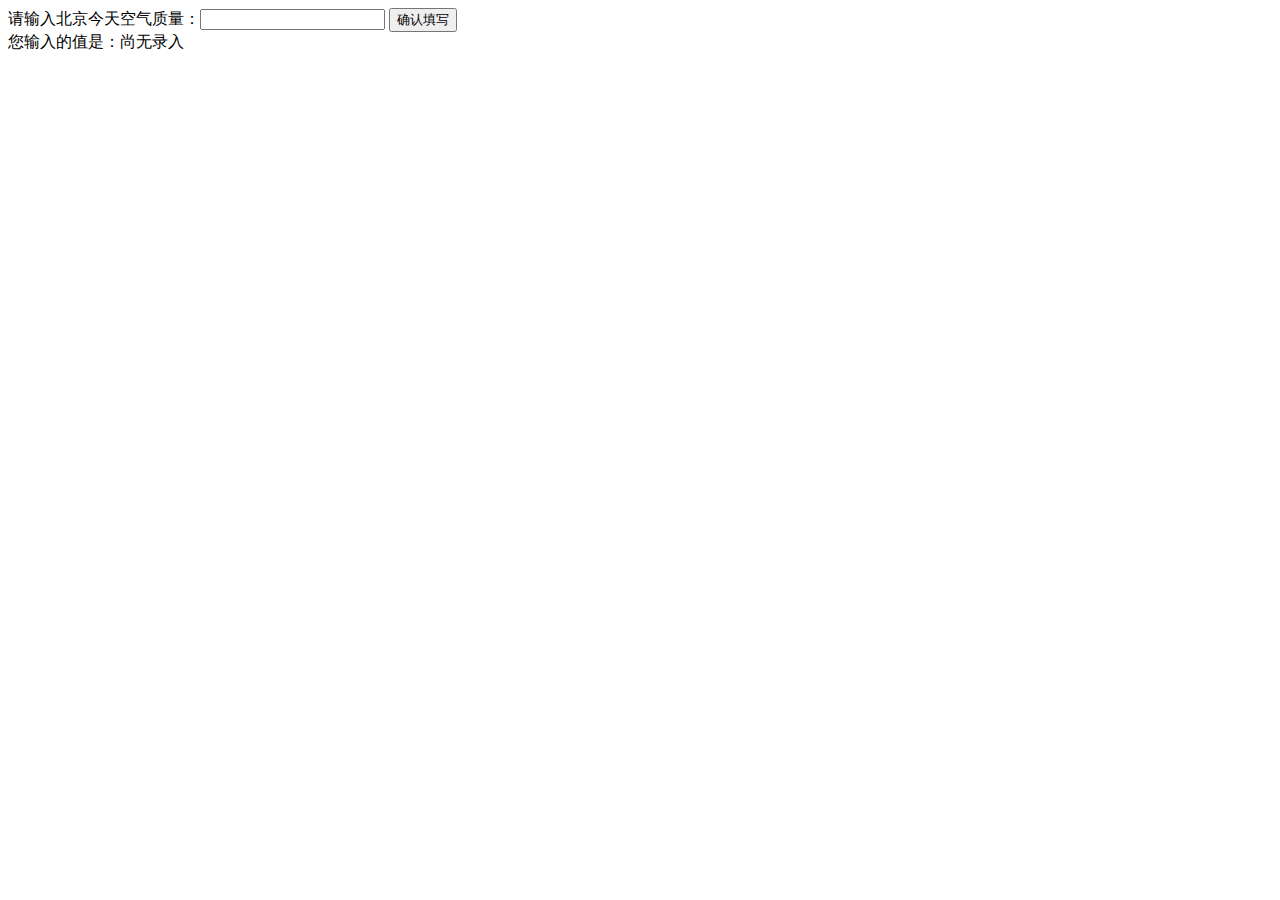
<file: taskII-13.html>
<!DOCTYPE html>
<html>
  <head>
    <meta charset="utf-8">
    <title>IFE JavaScript Task 01</title>
  </head>
<body>

  <label>请输入北京今天空气质量：<input id="aqi-input" type="text"></label>
  <button id="button">确认填写</button>

  <div>您输入的值是：<span id="aqi-display">尚无录入</span></div>

<script type="text/javascript">

(function() {
var sub = document.getElementById('button');
sub.onclick = function(){
  var inputValue = document.getElementById('aqi-input').value;
  document.getElementById('aqi-display').innerHTML=inputValue;
}

})();

</script>
</body>
</html>
</file>
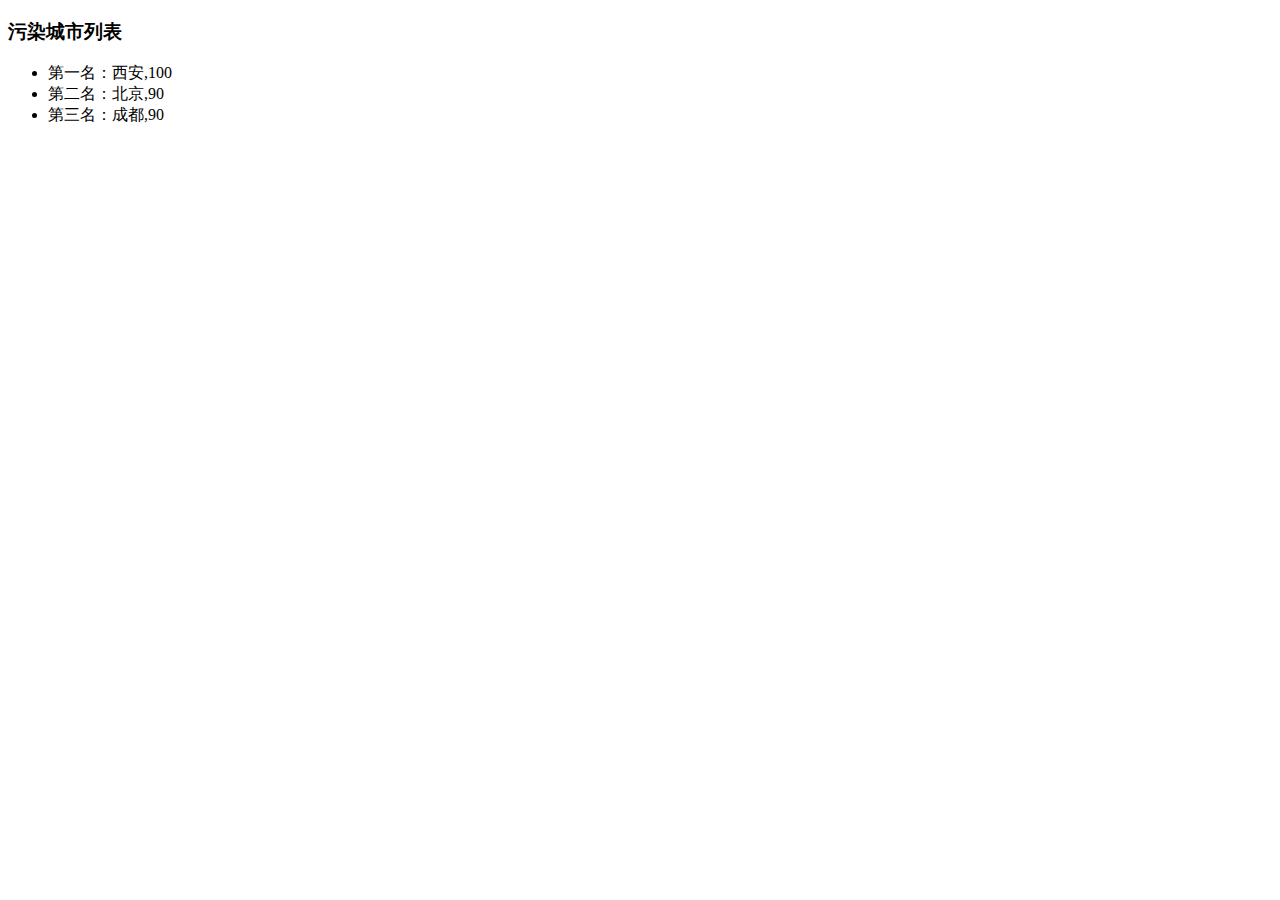
<file: taskII-14.html>
<!DOCTYPE html>
<html>
  <head>
    <meta charset="utf-8">
    <title>IFE JavaScript Task 01</title>
  </head>
<body>

  <h3>污染城市列表</h3>
  <ul id="aqi-list">
<!--   
    <li>第一名：福州（样例），10</li>
    <li>第二名：福州（样例），10</li> -->
  </ul>

<script type="text/javascript">

var aqiData = [
  ["北京", 90],
  ["上海", 50],
  ["福州", 10],
  ["广州", 50],
  ["成都", 90],
  ["西安", 100]
];


//alert(aqiData[0][1]);
var result = aqiData.filter(function(item,index,aqiData){if(item[1]>60) return true;});
result.sort(function compare(value1,value2){return value2[1]-value1[1]});
//alert(result);
var str="";//如果不加，会变成undefined
var sq= new Array("一","二","三","四","五","六");
for(var i=0;i<result.length;i++){
    str+="<li>第"+sq[i]+"名："+result[i][0]+","+result[i][1]+"</li>"
}
alert(str);
document.getElementById('aqi-list').innerHTML=str;



</script>
</body>
</html>
</file>
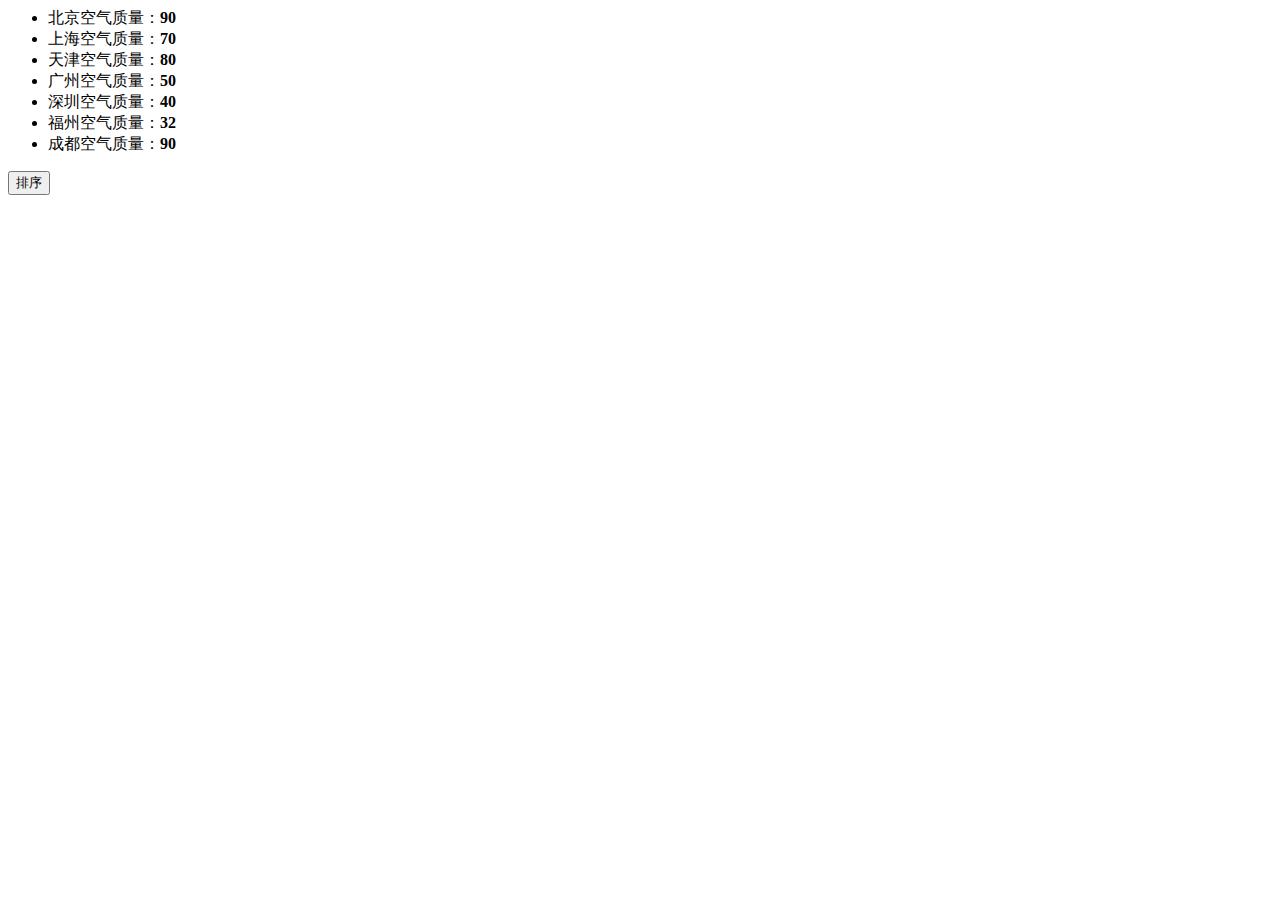
<file: taskII-15.html>
<!DOCTYPE>
<html>
  <head>
    <meta charset="utf-8">
    <title>IFE JavaScript Task 01</title>
  </head>
<body>

  <ul id="source">
    <li>北京空气质量：<b>90</b></li>
    <li>上海空气质量：<b>70</b></li>
    <li>天津空气质量：<b>80</b></li>
    <li>广州空气质量：<b>50</b></li>
    <li>深圳空气质量：<b>40</b></li>
    <li>福州空气质量：<b>32</b></li>
    <li>成都空气质量：<b>90</b></li>
  </ul>

  <ul id="resort">
    <!-- 
    <li>第一名：北京空气质量：<b>90</b></li>
    <li>第二名：北京空气质量：<b>90</b></li>
    <li>第三名：北京空气质量：<b>90</b></li>
     -->

  </ul>

  <button id="sort-btn">排序</button>

<script type="text/javascript">

/**
 * getData方法
 * 读取id为source的列表，获取其中城市名字及城市对应的空气质量
 * 返回一个数组，格式见函数中示例
 */
 var data = new Array();
function getData() {
  var source = document.getElementById('source').getElementsByTagName('li');
  
  for(var i=0;i<source.length;i++){
    var quality = source[i].getElementsByTagName('b');
    //alert(quality[0].innerHTML);
    //alert(source[i].innerHTML.slice(0,2));
    data[i] = [source[i].innerHTML.slice(0,2),quality[0].innerHTML];
    //alert(data[i]);

  }



  /*
  data = [
    ["北京", 90],
    ["北京", 90]
    ……
  ]
  */

  return data;

}
getData();

/**
 * sortAqiData
 * 按空气质量对data进行从小到大的排序
 * 返回一个排序后的数组
 */
function sortAqiData(data) {
  data.sort(function(value1,value2){
    return(value2[1]-value1[1]);
  });
  return data;

}

/**
 * render
 * 将排好序的城市及空气质量指数，输出显示到id位resort的列表中
 * 格式见ul中的注释的部分
 */
function render(data) {
  var str = '';
  var mingci = ['一','二','三','四','五','六','七']
  for(var j=0;j<data.length;j++){
    str+="<li>第"+mingci[j]+"名："+data[j][0]+"空气质量：<b>"+data[j][1]+"</b></li>";
  }
document.getElementById('resort').innerHTML = str;
}

function btnHandle() {
  var aqiData = getData();
  aqiData = sortAqiData(aqiData);
  render(aqiData);
}


function init() {

  // 在这下面给sort-btn绑定一个点击事件，点击时触发btnHandle函数
document.getElementById('sort-btn').onclick = btnHandle;
}

init();

</script>
</body>
</html>
</file>
<file: stylesheets/step1Task2.css>
*{    border: 0;    padding: 0;    margin:0;    font-family: "微软雅黑";}a{    text-decoration: none;}body{    background-color: #DEDEDE;}/*---------header start---------*/header{    color: #ffffff;    height: 100px;    background-color: #333333;}header a{    font-weight: bold;    color: #ffffff;}header a:hover{    color: #dcdcdc;}header .title{    float: left;    height: 100%;    width: 200px;}header .title img{    margin-left: 20px;    height: 80%;}header nav{    margin-right: 20px;    height: 100%;    float: right;}header nav ul{    height: 100%;}header nav ul li{    margin: 50px 20px;    float: left;}/*------header end------*//*------container start-------*/.container{    margin: 30px;}.container>article{    background-color: #ffffff;    border:1px solid #CBCBCB;    box-shadow: 2px 2px 4px #808080 ;    -moz-box-shadow: 2px 2px 4px #808080;    padding: 40px 30px;    margin-bottom: 30px;}.container>article>.articleTitle{    padding-top: 10px;}.container>article>.articleTitle>.subtitle{    margin: 15px 0;    color: #6D6E6D;}.container>article>.articleIntroduce{    margin: 10px 0 ;    color: #6D6E6D;}.container>article>.articleContent *{    line-height: 30px;    text-indent: 2em;}.container>article>.articleContent img{    width: 350px;    margin: 20px 0;}.container>article>.articleContent ul{    list-style: none;}.container>article>.articleContent dd{    border:1px solid #CBCBCB;    margin: 30px 50px;    width: 150px;    height: 170px;    padding: 15px;    text-align: center;}.container>article>.articleContent dd img{    margin: 0;    width: 150px;    height: 150px;}.container>article>.articleContent dd p{    line-height: 10px;    margin-bottom: 10px;    font-size: 14px;    text-indent: 0;}.container>article>.articleContent{    list-style: inside decimal;}.container>article>.articleContent.table>p{    text-indent: 0;}.container>article>.articleContent.table>table{    width: 100%;}.container>article>.articleContent.table>table tr:first-child{    color: #ffffff;    background-color: #333333;}.container>article>.articleContent.table>table td{    border:1px solid #CBCBCB;}.container>article>.articleContent.table>table tr:last-child{    font-weight: bold;    background-color: #CCCCCC;}aside{    margin: 30px;    background-color: #ffffff;    border:1px solid #CBCBCB;    box-shadow: 2px 2px 4px #808080 ;    -moz-box-shadow: 2px 2px 4px #808080;    padding: 40px 30px;}aside .asideTitle{    border-left: 3px solid  #C9C9C9 ;    height: 40px;    line-height: 40px;    text-indent: 1em;    margin-bottom: 10px;}aside .asideContent>.title{    margin: 15px 0;    color: #6D6E6D;}aside .asideContent>.content{    font-size: 15px;    width: 100%;}aside .asideContent>.content table{    width: 100%;}aside .asideContent>.content table tr td{    height: 35px;}aside .asideContent>.content table tr td:first-child{    text-align: right;}aside .asideContent>.content table tr td> input[type='text'],aside .asideContent>.content table tr td> input[type='password']{    text-indent: 1em;    width: 200px;    height: 25px;    line-height: 25px;    border: 1px solid #CECECE;}aside .asideContent>.content table tr td> select{    width: 80px;    border: 1px solid #CECECE;}aside .asideContent>.content table tr td> input[type='checkbox']{    margin: 0 5px 0 20px;}aside .asideContent>.content table tr td> input[type='checkbox']:first-child{    margin-left: 0;}aside .asideContent>.content table tr td>textarea{    text-indent: 1em;    width: 100%;    border: 1px solid #CECECE;    height: 100px;}aside .asideContent .textareaLabel{    vertical-align: text-top;    line-height: 20px;}aside .asideContent>.content .error{    margin: -15px 0 0 0;    font-size: 13px;    color: #9C8E91;}aside .asideContent>.content input[type='button']{    cursor: pointer;    background-color: #3355D0;    width: 100%;    margin:10px 0;    height: 40px;    color: #ffffff;    border-radius: 10px;    -moz-border-radius: 10px;    -webkit-border-radius: 10px;}/*------container end-------*/
</file>
<file: stylesheets/step1Task4.css>
*{    padding: 0;    border: 0;    margin: 0;}body{    text-align: center;    height: 100%;    width: 100%;}.targetDiv{    position: absolute;    top: 50%;    left: 50%;    width: 400px;    height: 200px;    margin-top: -100px;    margin-left: -200px;}.content{    background-color: #CCCCCC;    height: 100%;    width: 100%;    position: relative;}.topLeft{    position:absolute;    top:0;    left: 0;    width: 50px;    height: 50px;    background-color: #fc0;    border-bottom-right-radius:100%;    -webkit-border-bottom-right-radius: 100%;}.bottomRight{    position: absolute;    bottom: 0;    right: 0;    width: 50px;    height: 50px;    background-color: #fc0;    border-top-left-radius:100%;    -webkit-border-top-left-radius: 100%;}
</file>
<file: stylesheets/step1Task9.css>
*{    padding: 0;    margin: 0;    border: 0;    font-family:"微软雅黑";    font-size: 13px;}body{    min-height: 100%;    background-color: #E9EDEC;}.group:before,.group:after{    content: "";    display: table;}.group:after{    clear: both;}.group{    *zoom: 1;}.pull-left{    float: left !important;}.pull-right{    float: right !important;}a{    text-decoration: none;}[class^='icon']{    display: inline-block;    background: url("../images/sprite.png") no-repeat;}/*-------header --------*/header{    background-color: #2088BD;    height: 75px;}header .logo{    float: left;    width: 45px;    height: 45px;    margin-left: 60px;    margin-top: 15px;    background-color: #ffffff;    position: relative;}header .logo:after{    position: absolute;    background-color: #ffffff;    top:50%;    border:3px solid #2088BD;    left: 50%;    content: "";    width: 19px;    height: 19px;}header .right{    height: 100%;    width: 500px;    float: right;    margin-right: 90px;}header .right .search{    width: 80%;    height: 100%;    float: left;    text-align: right;    position: relative;}.search:before{    content: '';    display: inline-block;    height: 100%;    vertical-align: middle;    margin-right: -0.25em; /* Adjusts for spacing */}header .right .search input{    outline: none;    /*去除外部边框*/    padding: 0 10px 0 40px;    border-radius:50px;    display: inline-block;    vertical-align: middle;    width: 80%;    height: 35px;}.icon-search{    width: 20px;    height: 20px;    background-position: -9px -738px;    position: absolute;    left: 40px;    top: 28px;}.icon-user{    width: 18px;    height: 18px;    background-position: -11px -819px;}header .right .login{    text-align: center;    width: 20%;    height: 100%;    float: left;}header .right .login:before{    content: "";    display: inline-block;    vertical-align: middle;    height: 100%;}header .right .login *{    display: inline-block;    vertical-align: middle;}header .right .login a{    color: #ffffff;    font-weight: bold;    margin-top: 3px;}/*------page container-----*/.page-container{    position: relative;}.page-container-fluid{    /*会在内容元素填充的时候*/    position: absolute;    display: block;    padding: 0 0 0 310px;    min-height: 100%;    left: 0;    right: 0;}/*-----------page aside---------*/.page-aside{    /*相对于浏览器进行计算高度*/    position: absolute;    top: 0;    bottom: 0;    margin-left: -310px;    width: 310px;    background-color:#2B2E3D;}.page-aside-fluid{    width: 100%;    height: 100%;    position: relative;}.page-aside .title{    height: 140px;    position: absolute;    left: 0;    right: 0;    padding: 20px 40px;}.page-aside .title table{    width: 100%;    height: 100%;    border-collapse: collapse;    border-spacing: 0;}.page-aside .title table td{    width: 50%;    text-align: center;}.page-aside .title table tr:first-child{    height: 80%;}.page-aside .title table td .face{    width: 70px;    height: 70px;    margin: auto;    background-color: #B8BABE;    border-radius: 50%;    position: relative;}.page-aside .title table td .face b{    width: 54px;    height: 54px;    display: block;    border-radius: 50%;    background-color: #B8BABE;    position: absolute;    top:50%;    left: 50%;    border: 4px solid #2B2E3D;    margin-top: -31px;    margin-left: -31px;}.page-aside .title table tr:first-child td:last-child{    text-align: left;}.page-aside .title table td span{    color: #ECEBEB;    font-size: 18px;}.page-aside .title table td p{    color: #697A8C;    font-size: 15px;}.page-aside .title table tr:last-child td:first-child{    border-right: 2px solid #343747;}.page-aside .navList b{    opacity: 0.5;}.page-aside .navList{    padding-top: 180px;}.page-aside .navList *{    color: #6D7F96;}.page-aside .navList>ul{    list-style: none;}.page-aside .navList>ul>li{    cursor:pointer;    line-height: 58px;    color:#E4E5E6;    position: relative;}.page-aside .navList>ul>li:hover{    background-color: #363C4C;}.page-aside .navList>ul>li>span{    padding-left: 35%;    display: block;    height:58px ;    position: relative;}.page-aside .navList .icon{    position: absolute;    top:50%;    margin-top: -9px;    margin-left: -23px;    width: 15px;    height: 15px;}.icon-tran{    position: absolute;    top:50%;    margin-top: -9px;    margin-left: -43px;    width: 15px;    height: 15px;    background-position: -7px -528px;    transition:.2s all ease;}.secondNav li.open .icon-tran{    transform: rotate(90deg);}.icon-txt {    background-position: -7px -93px;}.icon-table{    background-position: -7px -11px;}.icon-star{    background-position: -7px -133px;}.icon-book{    background-position: -7px -212px;}.icon-pos {    background-position: -7px -170px;}.icon-file {    background-position: -7px -52px;}.navList li.active>span{    background-color: #4D5564;}.navList li.open{    background-color: #373D4D;}.navList li.open>span{    color: #ffffff;}.navList li.open>ul{    display: block !important;}.navList .secondNav{    list-style: none;}.navList .secondNav>li{    position: relative;}.navList .secondNav>li span:hover{    background-color: #4D5564;}.navList .secondNav>li>span{    position: relative;    display: block;    padding-left: 45%;}.navList .secondNav .thirdNav{    list-style: none;}.navList .secondNav .thirdNav>li{    position: relative;}.navList .secondNav .thirdNav>li>span{    position: relative;    display: block;    padding-left: 55%;}/*-----------page aside  end---------*//*------------page body start------------------*/.page-body{    position: relative;    background-color: #E9EDEC;}    /*----------------page breadcrumbs start---------------*/.page-breadcrumbs{    float: left;    min-height: 40px;    line-height: 39px;    display: block;    width: 100%;    background-color: #ffffff;}.page-breadcrumbs ul{    padding:0 20px;    list-style: none;}.page-breadcrumbs ul li,.page-breadcrumbs ul li a{    color: #B9C6C5;    float: left;}.page-breadcrumbs ul li:after{    content: "/";    margin: 0 5px;}.page-breadcrumbs ul li:last-child:after{    content: " " ;}.page-breadcrumbs .active{    color: #37A9E5;}    /*----------------page breadcrumbs end---------------*/    /*----------------page body-content start---------------*/.page-body-content{    min-width:1050px;    width: 100%;    float: left;    position: relative;}.page-body-content-fluid{    padding:20px 20px;}.page-body-content-fluid>div{    margin: 20px auto;}.page-body-content-fluid>div:first-child{    margin-top: 0;}        /*----------------page search start---------------*/.page-search{    border:1px solid #D0D4D6;    background-color: #ffffff;}.page-search table{    text-align: center;    padding: 10px;    width: 100%;    color: #B9C6C5;}.page-search table select,.page-search table input{    border: 1px solid #C0C0C0;    line-height :28px;    margin: 3px 10px;    height: 28px;}#buy,#sell{    text-indent:0.5em;    width: 60%;}#date,#success{    text-indent: 0.5em;    width: 30%;}#consume,#person{    text-indent: 0.5em;    width: 20%}.selectChangeButton{    color: #ffffff;    padding-left: 13px;    font-size: 10px;    background-position: -5px -913px;    line-height: 59px;    height: 63px;    width: 41px;}.myButton{    width: 60px;    color: #ffffff;    cursor: pointer;    background-color:#3FA5E5 ;}        /*----------------page search end---------------*/        /*------------page time start----------------*/.page-time{    border: 0 !important;    background-color: #E9EDEC !important;    height: 80px;}.page-time .list{    position:relative;    float: left;    height: 100%;    width: 85%;}.page-time .historySearch{    float: right;    width: 14.4%;    height: 100%;    margin-left: 0.6%;    background-color: #ffffff;    box-shadow: -2px -2px 3px #C0C0C0 ;}.page-time .list ul{    position: absolute;    left: 0;    right: 0;    height: 100%;    padding: 0 42px;    list-style: none;}.page-time .list ul li{    background-color: #ffffff;    box-shadow: -2px -2px 3px #C0C0C0 ;    width: 16%;    float: left;    height: 100%;    margin: 0 0.4%;}.page-time .list ul li:first-child{    margin-left: 0;}.page-time .list ul li:last-child {    margin-right: 0;}.page-time .pre{    position: absolute;    background-color: #ffffff;    box-shadow: -1px -1px 1px #C0C0C0 ;    width: 36px;    height: 100%;    left: 0;    background-position: 3px -255px;}.page-time .next{    position: absolute;    background-color: #ffffff;    box-shadow: -2px -2px 3px #C0C0C0 ;    width: 36px;    height: 100%;    right: 0;    background-position: 6px -333px;}.page-time .next:hover,.page-time .pre:hover{    background-color: #d3d3d3;}.page-time .item{    cursor: pointer;}.page-time .item:hover p{    border-top: 4px solid #3FA5E5;}.page-time .item p{    font-weight: bold;    border-top: 4px solid #ffffff;    padding-top: 3px;    line-height: 30px;    text-align: center;}.page-time .item.active p{    border-top: 4px solid #3FA5E5 !important;}.page-time .item h2{    color: #DF4D1D;    font-size: 23px;    text-align: center;}.page-time .item h2 small{    font-size: 18px;    color: #9CA7AA;}.page-time>.historySearch{    cursor: pointer;}.page-time>.historySearch:hover{    background-color: #d3d3d3;}.page-time>.historySearch>b{    float: left;    margin: 22px 9%;}.page-time>.historySearch>span{    float: left;    line-height: 80px;    font-size: 16px;    font-weight: bold;}.icon-date {    width: 34px;    height: 34px;    background-position: 0 -447px;}        /*-----------page time end----------*/        /*-----------page count start---------------*/.page-count .title{    font-weight: bold;}.page-count ul{    margin-top: 5px;    width: 100%;    list-style: none;}.page-count ul li{    position: relative;    background-color: #ffffff;    float: left;    width: 22%;    margin: 0 2%;    height: 85px;}.page-count ul li:before{    display: block;    content: "";    position: absolute;    top: 0;    bottom: 0;    left: -4px;    width: 4px;    max-width: 4px;    overflow: hidden;    background-color: #2dc3e8;}.page-count ul li:first-child{    margin-left: 0;}.page-count ul li:last-child{    margin-right: 0;}.border-before-green:before{    background-color: #51F28B !important;}.bg-green{    background-color: #51F28B !important;}.border-before-blue:before{    background-color: #3FA6E8 !important;}.bg-blue{    background-color: #3FA6E8 !important;}.border-before-red:before{    background-color: red !important;}.bg-red{    background-color: red !important;}.border-before-yellow:before{    background-color: #D8D232 !important;}.bg-yellow{    background-color: #D8D232 !important;}.page-count .countContent{    position: absolute;    margin: 15px;    left: 0;    right: 0;    top:0;    bottom: 0;}.pull-left{    height: 100%;    float: left !important;}.pull-left p{    margin: 5px 0;}.pull-left small{    font-size: 10px;    color: #9CA7AA;}.pull-right{    height: 100%;    float: right !important;}.showImg{    height: 100%;    width: 75px;}        /*-----------page count end---------------*/        /*-----------page show start---------------*/.page-show{    margin-bottom: 50px;    width: 100%;}.row{    margin: 10px 0;}.row>div{    height: 430px;}.col-lg{    position: relative;    width: 60%;    height: 100px;}.col-sm{    position: relative;    width: 40%;    height: 100px;}.widget{    position: absolute;    top: 0;    bottom: 0;    left: 0;    right: 0;}.margin-left-5{    margin-left: 5px;}.margin-right-5{    margin-right: 5px;}.widget-content{    width: 100%;    height: 100%;    position: relative;}.widget-header{    border-radius: 10px 10px 0 0;    position: absolute;    top: 0;    right: 0;    left: 0;    height: 20px;    padding: 15px 20px;    z-index: 2;    color: #A7B1B2;    background-color: #F1F6F9;    border: 1px solid #D1D5D8;}.widget-body{    -webkit-border-radius: 10px;    -webkit-background-clip: padding-box;    -moz-border-radius: 10px;    -moz-background-clip: padding-box;    border-radius: 10px;    background-clip: padding-box;    background-color: #ffffff;    border: 1px solid #D1D5D8;    position: absolute;    top: 0;    right: 0;    left: 0;    bottom: 0;    padding: 70px 20px 20px 20px;    z-index: 1;}.navProject{    width: 100%;    height: 32px;}.navProject ul{    list-style: none;}.navProject ul li{    background-color: #E7EDF1;    color: #414649;    line-height: 31px;    text-align: center;    width: 100px;    margin: 0 2px 0 2px;    float: left;    border-radius: 5px 5px 0 0;    cursor: pointer;    border-bottom:1px solid #B3B3B3;}.navProject ul li.active{    line-height: 30px;    border:1px solid #B3B3B3;    border-bottom:1px solid #ffffff !important;    border-radius: 5px 5px 0 0;    background-color: #ffffff;    border-bottom: 1px;}.navProject ul li:first-child{    margin-left: 0;}.showProject{    z-index: -1;    margin-top: -1px;    width: 100%;    position: relative;    height: calc(100% - 40px);    border:1px solid #B3B3B3;    border-top-right-radius: 5px;    border-bottom-right-radius: 5px;    border-top-left-radius:0 ;    border-bottom-left-radius:5px;    background-clip: padding-box;}.showProject .content{    position: absolute;    margin: 30px;    top:0;    right:0;    bottom: 0;    left: 0;}.showProject .content table{    border-collapse: collapse;    border-spacing: 0;    width: 100%;    height: 100%;}.showProject .content table td{    width: 25%;    text-align: center;    height: 16%;    border:1px solid #CDCDCD;}.projectDiscribe {    border-collapse: collapse;    border-spacing: 0;    width: 100%;    height: 100%;}.projectDiscribe .title{    height: 55px;}.projectDiscribe td{    padding: 0 30px;}.projectDiscribe label{    line-height: 25px;    color: #CBD1CF;}.projectDiscribe .part1{    height: 55px;}.projectDiscribe .part1 td{    border-top:1px solid #CBD1CF;    border-bottom:1px solid #CBD1CF;}.projectDiscribe .part1 td:first-child{    border-right:1px solid #CBD1CF;}.projectDiscribe .part2{    height: 175px;    vertical-align: text-top;}.projectDiscribe .part2 td{    border-bottom:1px solid #CBD1CF;    padding-top: 10px;}.projectDiscribe .part3{    height: 50px;}.projectDiscribe .part3 td{    position: relative;}.projectDiscribe .part3 input[type='checkbox']{    opacity: 1;    position: absolute;    left: 12px;    top: 18px;    cursor: pointer;}.blueButton{    border-radius: 3px;    cursor: pointer;    width: 80px;    height: 30px;    background-color: #44ABF3;    color: #ffffff;}.dateChoose table{    width: 100%;}.dateChoose tr{    height: 38px;    list-style: none;    width: 100%;}.dateChoose tr td{    cursor: pointer;    text-align: center;    padding: 0 5px;    height: 100%;    position: relative;}.dateChoose tr td .cal-select{    margin: auto;    padding: 0 5px;    height: 28px;    border: 1px solid #D1D5D8;}.dateChoose tr td .cal-inner{    text-indent: 3px;    float: left;    padding: 4px 3px 0 0px;    margin-left: 3px;}.dateChoose tr td .cal-ico{    margin: 12px 5px 0 -5px ;    float: right;    width: 15px;    height: 15px;}.tran{    position: absolute;    border: 5px solid #fff;    border-bottom-color: transparent;    border-top-color: #aaa;}.dateTitle{    margin: 8px 0;    height: 36px;    width: 100%;    border-top:1px solid #B5DEEA;    border-bottom: 1px solid #D4D4D4;}.dateTitle table{    height: 100%;    width: 100%;}.dateTitle table td{    text-align: center;}.date table{    width: 100%;    height: 100%;}.date table td{    cursor: pointer;    width: 14.28%;    height: 43px;    border: 1px solid #ffffff;    text-align: center;}.date table td:nth-child(6) p:first-child{    color: red;}.date table td:nth-child(7) p:first-child{    color: red;}.festival p:last-child{    color: red;}.date table td:hover{    border: 1px solid #F2D799;    box-shadow: 0 0 3px #F2D799;}.date table td.active{    border: 1px solid #F2D799;    box-shadow: 0 0 3px #F2D799;}.date table td p{    font-weight: bold;    font-size: 10px;    margin: 0 auto;}.rankList{    width: 100%;    height: 100%;}.rankList table{    width: 100%;    height: 100%;    border-collapse: collapse;    border-spacing: 0;}.rankList tr:first-child td{    font-weight: bold;}.rankList td{    text-align: center;    height: 9%;    cursor: pointer;    border: 1px solid #CACBCA;}.rankList td:first-child{    width: 80px;}.rankList td:nth-child(2){    width: 100px;}.rankList td:last-child{    text-align: left;}.rankList td:last-child span:first-child{    text-align: center;    display: inline-block;    width: 23%;}.rankList td:last-child span:last-child{    display: inline-block;    width: 70%;    border: 4px solid #DDDBDE ;    position: relative;}.rankList tr:hover{    background-color: #F4F5F7;}.bar1:after{    border: 4px solid #ED7053 ;    width: 80%;}.bar2:after{    border: 4px solid #EF8150 ;    width: 70%;}.bar3:after{    border: 4px solid #F19E4F ;    width: 60%;}.bar4:after{    border: 4px solid #80CBEF ;    width: 55%;}.bar5:after{    border: 4px solid #80CBEF ;    width: 50%;}.bar6:after{    border: 4px solid #80CBEF ;    width: 45%;}.bar7:after{    border: 4px solid #80CBEF ;    width: 40%;}.bar8:after{    border: 4px solid #80CBEF ;    width: 35%;}.bar9:after{    border: 4px solid #80CBEF ;    width: 30%;}.bar10:after{    border: 4px solid #80CBEF ;    width: 28%;}[class*='bar']:after{    content: "";    display: inline-block;    position: absolute;    left: -4px;    top: -4px;}        /*-----------page show end---------------*/    /*------------page body-content  start----------------*//*------------page body end------------------*/
</file>
<file: stylesheets/beyondadmin/1.4.2/beyond.min.css>
﻿@-webkit-keyframes borderPulse{15%{opacity:1}100%{-webkit-transform:scale(1.3);opacity:0}}@-moz-keyframes borderPulse{15%{opacity:1}100%{-moz-transform:scale(1.3);opacity:0}}@-o-keyframes borderPulse{15%{opacity:1;}100%{-o-transform:scale(1.3);opacity:0;}}@keyframes borderPulse{15%{opacity:1}100%{-webkit-transform:scale(1.3);-moz-transform:scale(1.3);-ms-transform:scale(1.3);transform:scale(1.3);opacity:0}}@-webkit-keyframes pulse{0%{opacity:.5}50%{opacity:1}100%{opacity:.5}}@-moz-keyframes pulse{0%{opacity:.5}50%{opacity:1}100%{opacity:.5}}@-o-keyframes pulse{0%{opacity:.5;}50%{opacity:1;}100%{opacity:.5;}}@keyframes pulse{0%{opacity:.5}50%{opacity:1}100%{opacity:.5}}@-webkit-keyframes explode{100%{opacity:0;-webkit-transform:scale(3) rotate(30deg) translateY(60px)}}@-moz-keyframes explode{100%{opacity:0;-moz-transform:scale(3) rotate(30deg) translateY(60px)}}@-o-keyframes explode{100%{opacity:0;-o-transform:scale(3)rotate(30deg)translateY(60px);}}@keyframes explode{100%{opacity:0;-webkit-transform:scale(3) rotate(30deg) translateY(60px);-moz-transform:scale(3) rotate(30deg) translateY(60px);-ms-transform:scale(3) rotate(30deg) translateY(60px);transform:scale(3) rotate(30deg) translateY(60px)}}@-webkit-keyframes wave{5%{opacity:.6}27%{-webkit-transform:scale(1.8);opacity:0}100%{opacity:0}}@-moz-keyframes wave{5%{opacity:.6}27%{-moz-transform:scale(1.8);opacity:0}100%{opacity:0}}@-o-keyframes wave{5%{opacity:.6;}27%{-o-transform:scale(1.8);opacity:0;}100%{opacity:0;}}@keyframes wave{5%{opacity:.6}27%{-webkit-transform:scale(1.8);-moz-transform:scale(1.8);-ms-transform:scale(1.8);transform:scale(1.8);opacity:0}100%{opacity:0}}@-webkit-keyframes dropdownSlideInDown{0%{opacity:0;-webkit-transform:translateY(-20px)}100%{-webkit-transform:translateY(0)}}@-moz-keyframes dropdownSlideInDown{0%{opacity:0;-moz-transform:translateY(-20px)}100%{-moz-transform:translateY(0)}}@-o-keyframes dropdownSlideInDown{0%{opacity:0;-o-transform:translateY(-20px);}100%{-o-transform:translateY(0);}}@keyframes dropdownSlideInDown{0%{opacity:0;-webkit-transform:translateY(-20px);-moz-transform:translateY(-20px);-ms-transform:translateY(-20px);transform:translateY(-20px)}100%{-webkit-transform:translateY(0);-moz-transform:translateY(0);-ms-transform:translateY(0);transform:translateY(0)}}@-webkit-keyframes spin{0%{-webkit-transform:rotate(0deg)}100%{-webkit-transform:rotate(360deg)}}@-moz-keyframes spin{0%{-moz-transform:rotate(0deg)}100%{-moz-transform:rotate(360deg)}}@-o-keyframes spin{0%{-o-transform:rotate(0deg);}100%{-o-transform:rotate(360deg);}}@keyframes spin{0%{-webkit-transform:rotate(0deg);-moz-transform:rotate(0deg);-ms-transform:rotate(0deg);transform:rotate(0deg)}100%{-webkit-transform:rotate(360deg);-moz-transform:rotate(360deg);-ms-transform:rotate(360deg);transform:rotate(360deg)}}.themeprimary{color:#2dc3e8!important}.themesecondary{color:#fb6e52!important}.themethirdcolor{color:#ffce55!important}.themefourthcolor{color:#a0d468!important}.themefifthcolor{color:#e75b8d!important}.white{color:#fff!important}.snow{color:#fbfbfb!important}.whitesmoke{color:#f5f5f5!important}.seashell{color:#f3f3f3!important}.ivory{color:#eee!important}.platinum{color:#e5e5e5!important}.lightgray{color:#d0d0d0!important}.gray{color:#ccc!important}.darkgray{color:#999!important}.silver{color:#777!important}.sonic-silver{color:#737373!important}.storm-cloud{color:#666!important}.lightcarbon{color:#555!important}.carbon{color:#444!important}.slate-gray{color:#333!important}.darkcarbon{color:#262626!important}.blue{color:#5db2ff!important}.info{color:#57b5e3!important}.sky{color:#11a9cc!important}.primary{color:#4374e0!important}.azure{color:#2dc3e8!important}.blueberry{color:#6f85bf!important}.palegreen{color:#a0d468!important}.success{color:#53a93f!important}.green{color:#8cc474!important}.lightyellow{color:#f6d52e!important}.yellow{color:#ffce55!important}.warning{color:#f4b400!important}.gold{color:#f9b256!important}.orange{color:#fb6e52!important}.lightred{color:#e46f61!important}.darkorange{color:#ed4e2a!important}.red{color:#df5138!important}.pink{color:#e75b8d!important}.darkpink{color:#cc324b!important}.danger{color:#d73d32!important}.magenta{color:#bc5679!important}.purple{color:#7e3794!important}.maroon{color:#981b48!important}.bg-themeprimary{background-color:#2dc3e8!important}.bg-themesecondary{background-color:#fb6e52!important}.bg-themethirdcolor{background-color:#ffce55!important}.bg-themefourthcolor{background-color:#a0d468!important}.bg-themefifthcolor{background-color:#e75b8d!important}.bg-white{background-color:#fff!important}.bg-snow{background-color:#fbfbfb!important}.bg-whitesmoke{background-color:#f5f5f5!important}.bg-seashell{background-color:#f3f3f3!important}.bg-ivory{background-color:#eee!important}.bg-platinum{background-color:#e5e5e5!important}.bg-lightgray{background-color:#d0d0d0!important}.bg-gray{background-color:#ccc!important}.bg-darkgray{background-color:#999!important}.bg-silver{background-color:#777!important}.bg-sonic-silver{background-color:#737373!important}.bg-storm-cloud{background-color:#666!important}.bg-lightcarbon{background-color:#555!important}.bg-carbon{background-color:#444!important}.bg-slate-gray{background-color:#333!important}.bg-darkcarbon{background-color:#262626!important}.bg-blue{background-color:#5db2ff!important}.bg-info{background-color:#57b5e3!important}.bg-sky{background-color:#11a9cc!important}.bg-primary{background-color:#4374e0!important}.bg-azure{background-color:#2dc3e8!important}.bg-blueberry{background-color:#6f85bf!important}.bg-palegreen{background-color:#a0d468!important}.bg-success{background-color:#53a93f!important}.bg-green{background-color:#8cc474!important}.bg-lightyellow{background-color:#f6d52e!important}.bg-yellow{background-color:#ffce55!important}.bg-warning{background-color:#f4b400!important}.bg-gold{background-color:#f9b256!important}.bg-orange{background-color:#fb6e52!important}.bg-lightred{background-color:#e46f61!important}.bg-darkorange{background-color:#ed4e2a!important}.bg-red{background-color:#df5138!important}.bg-danger{background-color:#d73d32!important}.bg-pink{background-color:#e75b8d!important}.bg-darkpink{background-color:#cc324b!important}.bg-magenta{background-color:#bc5679!important}.bg-purple{background-color:#7e3794!important}.bg-maroon{background-color:#981b48!important}.before-themeprimary:before{background-color:#2dc3e8!important}.before-themesecondary:before{background-color:#fb6e52!important}.before-themethirdcolor:before{background-color:#ffce55!important}.before-themefourthcolor:before{background-color:#a0d468!important}.before-themefifthcolor:before{background-color:#e75b8d!important}.before-white:before{background-color:#fff!important}.before-snow:before{background-color:#fbfbfb!important}.before-whitesmoke:before{background-color:#f5f5f5!important}.before-seashell:before{background-color:#f3f3f3!important}.before-ivory:before{background-color:#eee!important}.before-platinum:before{background-color:#e5e5e5!important}.before-lightgray:before{background-color:#d0d0d0!important}.before-gray:before{background-color:#ccc!important}.before-darkgray:before{background-color:#999!important}.before-silver:before{background-color:#777!important}.before-sonic-silver:before{background-color:#737373!important}.before-storm-cloud:before{background-color:#666!important}.before-lightcarbon:before{background-color:#555!important}.before-carbon:before{background-color:#444!important}.before-slate-gray:before{background-color:#333!important}.before-darkcarbon:before{background-color:#262626!important}.before-blue:before{background-color:#5db2ff!important}.before-info:before{background-color:#57b5e3!important}.before-sky:before{background-color:#11a9cc!important}.before-primary:before{background-color:#4374e0!important}.before-azure:before{background-color:#2dc3e8!important}.before-blueberry:before{background-color:#6f85bf!important}.before-palegreen:before{background-color:#a0d468!important}.before-success:before{background-color:#53a93f!important}.before-green:before{background-color:#8cc474!important}.before-lightyellow:before{background-color:#f6d52e!important}.before-yellow:before{background-color:#ffce55!important}.before-warning:before{background-color:#f4b400!important}.before-gold:before{background-color:#f9b256!important}.before-orange:before{background-color:#fb6e52!important}.before-lightred:before{background-color:#e46f61!important}.before-darkorange:before{background-color:#ed4e2a!important}.before-red:before{background-color:#df5138!important}.before-danger:before{background-color:#d73d32!important}.before-pink:before{background-color:#e75b8d!important}.before-darkpink:before{background-color:#cc324b!important}.before-magenta:before{background-color:#bc5679!important}.before-purple:before{background-color:#7e3794!important}.before-maroon:before{background-color:#981b48!important}.bordered-solid{border-style:solid!important}.bordered-dashed{border-style:dashed!important}.bordered-dotted{border-style:dotted!important}.bordered-double{border-style:double!important}.bordered-1{border:1px solid #fff}.bordered-2{border:2px solid #fff}.bordered-3{border:3px solid #fff}.bordered-4{border:4px solid #fff}.bordered-5{border:5px solid #fff}.bordered-bottom-1{border-bottom:1px solid #fff}.bordered-bottom-2{border-bottom:2px solid #fff}.bordered-bottom-3{border-bottom:3px solid #fff}.bordered-bottom-4{border-bottom:4px solid #fff}.bordered-bottom-5{border-bottom:5px solid #fff}.bordered-top-1{border-top:1px solid #fff}.bordered-top-2{border-top:2px solid #fff}.bordered-top-3{border-top:3px solid #fff}.bordered-top-4{border-top:4px solid #fff}.bordered-top-5{border-top:5px solid #fff}.bordered-left-1{border-left:1px solid #fff}.bordered-left-2{border-left:2px solid #fff}.bordered-left-3{border-left:3px solid #fff}.bordered-left-4{border-left:4px solid #fff}.bordered-left-5{border-left:5px solid #fff}.bordered-right-1{border-right:1px solid #fff}.bordered-right-2{border-right:2px solid #fff}.bordered-right-3{border-right:3px solid #fff}.bordered-right-4{border-right:4px solid #fff}.bordered-right-5{border-right:5px solid #fff}.bordered-themeprimary{border-color:#2dc3e8!important}.bordered-themesecondary{border-color:#fb6e52!important}.bordered-themethirdcolor{border-color:#ffce55!important}.bordered-themefourthcolor{border-color:#a0d468!important}.bordered-themefifthcolor{border-color:#e75b8d!important}.bordered-white{border-color:#fff!important}.bordered-snow{border-color:#fbfbfb!important}.bordered-whitesmoke{border-color:#f5f5f5!important}.bordered-seashell{border-color:#f3f3f3!important}.bordered-ivory{border-color:#eee!important}.bordered-platinum{border-color:#e5e5e5!important}.bordered-lightgray{border-color:#d0d0d0!important}.bordered-gray{border-color:#ccc!important}.bordered-darkgray{border-color:#999!important}.bordered-silver{border-color:#777!important}.bordered-sonic-silver{border-color:#737373!important}.bordered-storm-cloud{border-color:#666!important}.bordered-lightcarbon{border-color:#555!important}.bordered-carbon{border-color:#444!important}.bordered-slate-gray{border-color:#333!important}.bordered-darkcarbon{border-color:#262626!important}.bordered-blue{border-color:#5db2ff!important}.bordered-info{border-color:#57b5e3!important}.bordered-sky{border-color:#11a9cc!important}.bordered-primary{border-color:#4374e0!important}.bordered-azure{border-color:#2dc3e8!important}.bordered-blueberry{border-color:#6f85bf!important}.bordered-palegreen{border-color:#a0d468!important}.bordered-success{border-color:#53a93f!important}.bordered-green{border-color:#8cc474!important}.bordered-lightyellow{border-color:#f6d52e!important}.bordered-yellow{border-color:#ffce55!important}.bordered-warning{border-color:#f4b400!important}.bordered-gold{border-color:#f9b256!important}.bordered-orange{border-color:#fb6e52!important}.bordered-lightred{border-color:#e46f61!important}.bordered-darkorange{border-color:#ed4e2a!important}.bordered-red{border-color:#df5138!important}.bordered-danger{border-color:#d73d32!important}.bordered-pink{border-color:#e75b8d!important}.bordered-darkpink{border-color:#cc324b!important}.bordered-magenta{border-color:#bc5679!important}.bordered-purple{border-color:#7e3794!important}.bordered-maroon{border-color:#981b48!important}.no-padding{padding:0!important}.no-padding-bottom{padding-bottom:0!important}.no-padding-top{padding-top:0!important}.no-padding-left{padding-left:0!important}.no-padding-right{padding-right:0!important}.padding-5{padding:5px!important}.padding-10{padding:10px!important}.padding-20{padding:20px!important}.padding-30{padding:30px!important}.padding-40{padding:40px!important}.padding-50{padding:50px!important}.padding-left-5{padding-left:5px!important}.padding-left-10{padding-left:10px!important}.padding-left-20{padding-left:20px!important}.padding-left-30{padding-left:30px!important}.padding-left-40{padding-left:40px!important}.padding-left-50{padding-left:50px!important}.padding-top-5{padding-top:5px!important}.padding-top-10{padding-top:10px!important}.padding-top-20{padding-top:20px!important}.padding-top-30{padding-top:30px!important}.padding-top-40{padding-top:40px!important}.padding-top-50{padding-top:50px!important}.padding-right-5{padding-right:5px!important}.padding-right-10{padding-right:10px!important}.padding-right-20{padding-right:20px!important}.padding-right-30{padding-right:30px!important}.padding-right-40{padding-right:40px!important}.padding-right-50{padding-right:50px!important}.padding-bottom-5{padding-bottom:5px!important}.padding-bottom-10{padding-bottom:10px!important}.padding-bottom-20{padding-bottom:20px!important}.padding-bottom-30{padding-bottom:30px!important}.padding-bottom-40{padding-bottom:40px!important}.padding-bottom-50{padding-bottom:50px!important}.no-margin{margin:0!important}.no-margin-bottom{margin-bottom:0!important}.no-margin-top{margin-top:0!important}.no-margin-left{margin-left:0!important}.no-margin-right{margin-right:0!important}.margin-5{margin:5px!important}.margin-10{margin:10px!important}.margin-20{margin:20px!important}.margin-30{margin:30px!important}.margin-40{margin:40px!important}.margin-50{margin:50px!important}.margin-left-5{margin-left:5px!important}.margin-left-10{margin-left:10px!important}.margin-left-20{margin-left:20px!important}.margin-left-30{margin-left:30px!important}.margin-left-40{margin-left:40px!important}.margin-left-50{margin-left:50px!important}.margin-top-5{margin-top:5px!important}.margin-top-10{margin-top:10px!important}.margin-top-20{margin-top:20px!important}.margin-top-30{margin-top:30px!important}.margin-top-40{margin-top:40px!important}.margin-top-50{margin-top:50px!important}.margin-right-5{margin-right:5px!important}.margin-right-10{margin-right:10px!important}.margin-right-20{margin-right:20px!important}.margin-right-30{margin-right:30px!important}.margin-right-40{margin-right:40px!important}.margin-right-50{margin-right:50px!important}.margin-bottom-5{margin-bottom:5px!important}.margin-bottom-10{margin-bottom:10px!important}.margin-bottom-20{margin-bottom:20px!important}.margin-bottom-30{margin-bottom:30px!important}.margin-bottom-40{margin-bottom:40px!important}.margin-bottom-50{margin-bottom:50px!important}.font-10{font-size:10%}.font-20{font-size:20%}.font-30{font-size:30%}.font-40{font-size:40%}.font-50{font-size:50%}.font-60{font-size:60%}.font-70{font-size:70%}.font-80{font-size:80%}.font-90{font-size:90%}.font-110{font-size:110%}.font-120{font-size:120%}.font-130{font-size:130%}.font-140{font-size:140%}.font-150{font-size:150%}.font-160{font-size:160%}.font-170{font-size:170%}.font-180{font-size:180%}.font-190{font-size:190%}.font-200{font-size:200%}button:focus,a:focus{outline:none}button::-moz-focus-inner,a::-moz-focus-inner{border:0}.image-circular{-webkit-border-radius:50%!important;-webkit-background-clip:padding-box!important;-moz-border-radius:50%!important;-moz-background-clip:padding!important;border-radius:50%!important;background-clip:padding-box!important}hr{border-top:1px solid #e5e5e5}hr.wide{margin-right:-15px;margin-left:-15px}.position-relative{position:relative}.horizontal-space{max-height:1px;min-height:1px;overflow:hidden;margin:6px 0}.horizontal-space.space-xs{margin:2px 0}.horizontal-space.space-sm{margin:4px 0}.horizontal-space.space-lg{margin:8px 0}.horizontal-space.space-xl{margin:10px 0}.horizontal-space.space-xxl{margin:12px 0}.vertical-space{max-width:1px;min-width:1px;overflow:hidden;margin:0 12px}html{min-height:100%;position:relative;overflow-x:hidden}body{padding-bottom:0;min-height:100%;font-family:'Open Sans','Segoe UI';font-size:13px;color:#444}body:before{content:"";display:block;position:fixed;top:0;bottom:0;left:0;right:0;z-index:-1;background-color:#eee}h1,h2,h3,h4,h5,h6{font-weight:300!important;font-family:'Open Sans','Segoe UI'}h1 small,h2 small,h3 small,h4 small,h5 small,h6 small{color:#444}h1.block,h2.block,h3.block,h4.block,h5.block,h6.block{padding-top:10px;padding-bottom:10px}h1 .label,h2 .label,h3 .label,h4 .label,h5 .label,h6 .label{font-size:75%}h1.row-title,h2.row-title,h3.row-title,h4.row-title,h5.row-title,h6.row-title{line-height:17px;margin:10px 0;padding:9px 10px 9px 8px;display:inline-block;color:#646464;font-weight:400;background-color:#fff;position:relative;-webkit-border-radius:0 2px 2px 0;-webkit-background-clip:padding-box;-moz-border-radius:0 2px 2px 0;-moz-background-clip:padding;border-radius:0 2px 2px 0;background-clip:padding-box;-webkit-box-shadow:0 0 3px rgba(0,0,0,.3);-moz-box-shadow:0 0 3px rgba(0,0,0,.3);box-shadow:0 0 3px rgba(0,0,0,.3)}h1.row-title:before,h2.row-title:before,h3.row-title:before,h4.row-title:before,h5.row-title:before,h6.row-title:before{display:block;content:"";position:absolute;top:0;bottom:0;left:-4px;width:4px;max-width:4px;overflow:hidden;background-color:#2dc3e8}h1.row-title .fa,h2.row-title .fa,h3.row-title .fa,h4.row-title .fa,h5.row-title .fa,h6.row-title .fa,h1.row-title .glyphicon,h2.row-title .glyphicon,h3.row-title .glyphicon,h4.row-title .glyphicon,h5.row-title .glyphicon,h6.row-title .glyphicon,h1.row-title .typcn,h2.row-title .typcn,h3.row-title .typcn,h4.row-title .typcn,h5.row-title .typcn,h6.row-title .typcn,h1.row-title [class*="wi-"],h2.row-title [class*="wi-"],h3.row-title [class*="wi-"],h4.row-title [class*="wi-"],h5.row-title [class*="wi-"],h6.row-title [class*="wi-"]{margin-right:5px;line-height:17px;font-size:17px}h1{font-size:32px}h1.smaller{font-size:31px}h1.bigger{font-size:33px}h1.block{margin-bottom:16px}h2{font-size:26px}h2.smaller{font-size:25px}h2.bigger{font-size:27px}h2.block{margin-bottom:16px}h3{font-size:22px}h3.smaller{font-size:21px}h3.bigger{font-size:23px}h3.block{margin-bottom:16px}h4{font-size:18px}h4.smaller{font-size:17px}h4.bigger{font-size:19px}h4.block{margin-bottom:16px}h5{font-size:15px}h5.smaller{font-size:14px}h5.bigger{font-size:16px}h5.block{margin-bottom:16px}h6{font-size:13px}h6.smaller{font-size:12px}h6.bigger{font-size:14px}h6.block{margin-bottom:16px}.text-align-center{text-align:center!important}.text-align-left{text-align:left!important}.text-align-right{text-align:right!important}.text-align-justify{text-align:justify!important}.block-center{margin:0 auto}.uppercase{text-transform:uppercase}p{line-height:22px}a:focus,a:active{text-decoration:none}.navbar{padding:0;margin:0;border:none;height:45px;min-height:45px;z-index:200}.navbar .navbar-inner{border:0;-webkit-border-radius:0;-webkit-background-clip:padding-box;-moz-border-radius:0;-moz-background-clip:padding;border-radius:0;background-clip:padding-box;margin:0;padding-left:0;padding-right:0;min-height:45px;position:relative;background:#2dc3e8}.navbar .navbar-inner .navbar-container{padding-left:10px}.navbar .navbar-inner .navbar-header .navbar-account{height:45px}.navbar .navbar-inner .navbar-header .navbar-account>div{display:inline-block;width:auto;vertical-align:top}.navbar .navbar-inner .navbar-header .navbar-account .account-area{position:absolute;top:0;right:50px;zoom:1;filter:alpha(opacity=100);-webkit-opacity:1;-moz-opacity:1;opacity:1;list-style:none;margin-bottom:0;display:inline-block}.navbar .navbar-inner .navbar-header .navbar-account .account-area>li{float:left;position:relative;height:45px}.navbar .navbar-inner .navbar-header .navbar-account .account-area>li>a{position:relative;min-width:50px;height:45px;display:inline-block}.navbar .navbar-inner .navbar-header .navbar-account .account-area>li>a:hover{text-decoration:none}.navbar .navbar-inner .navbar-header .navbar-account .account-area>li>a .icon{display:block;color:#fff;font-size:16px;line-height:48px;text-align:center;-webkit-transition:line-height .3s ease;-moz-transition:line-height .3s ease;-o-transition:line-height .3s ease;transition:line-height .3s ease}.navbar .navbar-inner .navbar-header .navbar-account .account-area>li>a .badge{position:absolute;top:6px;left:4px;padding:2px;cursor:pointer;background-color:transparent!important;border:1px solid #fff;width:18px;height:18px;box-shadow:1px 1px 0 #2dc3e8;-webkit-transition:top .3s ease;-moz-transition:top .3s ease;-o-transition:top .3s ease;transition:top .3s ease}.navbar .navbar-inner .navbar-header .navbar-account .account-area>li>a.wave{overflow:visible;cursor:pointer;z-index:10;-webkit-box-sizing:border-box;-moz-box-sizing:border-box;box-sizing:border-box;-webkit-transform:scale(0);-moz-transform:scale(0);-o-transform:scale(0);-ms-transform:scale(0);transform:scale(0);-webkit-transition:-webkit-transform .3s cubic-bezier(.68,-.55,.265,1.55);-moz-transition:-moz-transform .3s cubic-bezier(.68,-.55,.265,1.55);-o-transition:-o-transform .3s cubic-bezier(.68,-.55,.265,1.55);transition:-webkit-transform .3s cubic-bezier(.68,-.55,.265,1.55),-moz-transform .3s cubic-bezier(.68,-.55,.265,1.55),-o-transform .3s cubic-bezier(.68,-.55,.265,1.55),transform .3s cubic-bezier(.68,-.55,.265,1.55)}.navbar .navbar-inner .navbar-header .navbar-account .account-area>li>a.wave.in{-webkit-transform:scale(1);-moz-transform:scale(1);-o-transform:scale(1);-ms-transform:scale(1);transform:scale(1)}.navbar .navbar-inner .navbar-header .navbar-account .account-area>li>a.wave.in:after{content:"";top:3px;left:5px;position:absolute;width:40px;height:40px;background-image:8121991;background-image:-webkit-radial-gradient(center center,farthest-side circle,rgba(26,175,93,0) 70%,#f5f5f5 100%);background-image:-moz-radial-gradient(center center,farthest-side circle,rgba(26,175,93,0) 70%,#f5f5f5 100%);background-image:-o-radial-gradient(center center,farthest-side circle,rgba(26,175,93,0) 70%,#f5f5f5 100%);background-image:radial-gradient(center center,farthest-side circle,rgba(26,175,93,0) 70%,#f5f5f5 100%);border:1px solid #fff;-webkit-animation:wave 5s 3s infinite linear;-moz-animation:wave 5s 3s infinite linear;-o-animation:wave 5s 3s infinite linear;animation:wave 5s 3s infinite linear;zoom:1;filter:alpha(opacity=0);-webkit-opacity:0;-moz-opacity:0;opacity:0;-webkit-border-radius:50%;-webkit-background-clip:padding-box;-moz-border-radius:50%;-moz-background-clip:padding;border-radius:50%;background-clip:padding-box;-webkit-box-sizing:border-box;-moz-box-sizing:border-box;box-sizing:border-box}.navbar .navbar-inner .navbar-header .navbar-account .account-area>li>a.borderpulse{width:45px;height:45px}.navbar .navbar-inner .navbar-header .navbar-account .account-area>li>a.borderpulse:after,.navbar .navbar-inner .navbar-header .navbar-account .account-area>li>a.borderpulse:before{content:"";position:absolute;top:1px;left:0;width:100%;height:100%;-webkit-border-radius:50%;-webkit-background-clip:padding-box;-moz-border-radius:50%;-moz-background-clip:padding;border-radius:50%;background-clip:padding-box;border:1px solid #fff;-webkit-box-sizing:border-box;-moz-box-sizing:border-box;box-sizing:border-box}.navbar .navbar-inner .navbar-header .navbar-account .account-area>li>a.borderpulse:after,.navbar .navbar-inner .navbar-header .navbar-account .account-area>li>a.borderpulse:before{-webkit-transform:scale(.91);-moz-transform:scale(.91);-o-transform:scale(.91);-ms-transform:scale(.91);transform:scale(.91);-webkit-animation:borderPulse 3.5s infinite ease;-moz-animation:borderPulse 3.5s infinite ease;-o-animation:borderPulse 3.5s infinite ease;animation:borderPulse 3.5s infinite ease}.navbar .navbar-inner .navbar-header .navbar-account .account-area>li>a.borderpulse .badge{border:0;-webkit-box-shadow:none;-moz-box-shadow:none;box-shadow:none}.navbar .navbar-inner .navbar-header .navbar-account .account-area>li>a.borderpulse:before{-webkit-animation-delay:.6s;-moz-animation-delay:.6s;-o-animation-delay:.6s;animation-delay:.6s}.navbar .navbar-inner .navbar-header .navbar-account .account-area>li>a.borderpulse i,.navbar .navbar-inner .navbar-header .navbar-account .account-area>li>a.borderpulse .badge{-webkit-animation-delay:.3s;-moz-animation-delay:.3s;-o-animation-delay:.3s;animation-delay:.3s}.navbar .navbar-inner .navbar-header .navbar-account .account-area>li>a.blink i,.navbar .navbar-inner .navbar-header .navbar-account .account-area>li>a.blink .badge{-webkit-transform:scale(.91);-moz-transform:scale(.91);-o-transform:scale(.91);-ms-transform:scale(.91);transform:scale(.91);-webkit-animation:borderPulse 3.5s infinite ease;-moz-animation:borderPulse 3.5s infinite ease;-o-animation:borderPulse 3.5s infinite ease;animation:borderPulse 3.5s infinite ease}.navbar .navbar-inner .navbar-header .navbar-account .account-area>li>a.blink i{-webkit-animation-delay:.05s;-moz-animation-delay:.05s;-o-animation-delay:.05s;animation-delay:.05s}.navbar .navbar-inner .navbar-header .navbar-account .account-area>li .dropdown-menu{padding:0;min-width:240px;-webkit-animation-name:dropdownSlideInDown;-moz-animation-name:dropdownSlideInDown;-o-animation-name:dropdownSlideInDown;animation-name:dropdownSlideInDown;-webkit-animation-duration:.3s;-moz-animation-duration:.3s;-o-animation-duration:.3s;animation-duration:.3s;-webkit-border-radius:0!important;-webkit-background-clip:padding-box!important;-moz-border-radius:0!important;-moz-background-clip:padding!important;border-radius:0!important;background-clip:padding-box!important}.navbar .navbar-inner .navbar-header .navbar-account .account-area>li .dropdown-menu li{background-color:#fff;border:0;padding:0 8px}.navbar .navbar-inner .navbar-header .navbar-account .account-area>li .dropdown-menu li:hover{background-color:#f5f5f5}.navbar .navbar-inner .navbar-header .navbar-account .account-area>li .dropdown-menu li a{margin:0;font-size:12px;line-height:16px;padding:10px 2px}.navbar .navbar-inner .navbar-header .navbar-account .account-area>li .dropdown-menu li a .progress{margin-bottom:0;margin-top:4px}.navbar .navbar-inner .navbar-header .navbar-account .account-area>li .dropdown-menu li a:hover{background-color:#f5f5f5}.navbar .navbar-inner .navbar-header .navbar-account .account-area>li .dropdown-menu li.dropdown-header,.navbar .navbar-inner .navbar-header .navbar-account .account-area>li .dropdown-menu li.dropdown-footer{-webkit-text-shadow:none;text-shadow:none;font-size:13px;font-weight:normal;text-transform:none;color:#262626}.navbar .navbar-inner .navbar-header .navbar-account .account-area>li .dropdown-menu li.dropdown-header{padding:0 10px;line-height:34px;margin-bottom:10px;border-bottom:1px solid #cecece}.navbar .navbar-inner .navbar-header .navbar-account .account-area>li .dropdown-menu li.dropdown-header a{line-height:34px}.navbar .navbar-inner .navbar-header .navbar-account .account-area>li .dropdown-menu li.dropdown-header[class*="bordered-"]{border-bottom-width:3px;border-style:solid}.navbar .navbar-inner .navbar-header .navbar-account .account-area>li .dropdown-menu li.dropdown-header i{margin-right:5px}.navbar .navbar-inner .navbar-header .navbar-account .account-area>li .dropdown-menu li.dropdown-footer{padding:8px 5px 8px 10px}.navbar .navbar-inner .navbar-header .navbar-account .account-area>li .dropdown-menu li.dropdown-footer[class*="bordered-"]{border-top-width:3px;border-style:solid}.navbar .navbar-inner .navbar-header .navbar-account .account-area>li .dropdown-menu li.dropdown-footer a{display:inline-block;color:#999;padding:0}.navbar .navbar-inner .navbar-header .navbar-account .account-area>li .dropdown-menu li.dropdown-footer .btn{margin-top:-3px}.navbar .navbar-inner .navbar-header .navbar-account .account-area>li .dropdown-menu.dropdown-notifications{min-width:300px;padding-top:10px}.navbar .navbar-inner .navbar-header .navbar-account .account-area>li .dropdown-menu.dropdown-notifications li{border-bottom:1px solid #f3f3f3}.navbar .navbar-inner .navbar-header .navbar-account .account-area>li .dropdown-menu.dropdown-notifications li .notification-icon{float:left}.navbar .navbar-inner .navbar-header .navbar-account .account-area>li .dropdown-menu.dropdown-notifications li .notification-icon i{width:32px;height:32px;text-align:center;line-height:32px;margin-right:10px;font-size:15px;border-radius:50%}.navbar .navbar-inner .navbar-header .navbar-account .account-area>li .dropdown-menu.dropdown-notifications li .notification-body{float:left}.navbar .navbar-inner .navbar-header .navbar-account .account-area>li .dropdown-menu.dropdown-notifications li .notification-body .title{display:block;font-size:13px}.navbar .navbar-inner .navbar-header .navbar-account .account-area>li .dropdown-menu.dropdown-notifications li .notification-body .description{display:block;font-size:10px;color:#999}.navbar .navbar-inner .navbar-header .navbar-account .account-area>li .dropdown-menu.dropdown-notifications li .notification-extra{float:right;text-align:right}.navbar .navbar-inner .navbar-header .navbar-account .account-area>li .dropdown-menu.dropdown-notifications li .notification-extra i{font-size:14px}.navbar .navbar-inner .navbar-header .navbar-account .account-area>li .dropdown-menu.dropdown-notifications li .notification-extra .description{display:block;font-size:10px;color:#999}.navbar .navbar-inner .navbar-header .navbar-account .account-area>li .dropdown-menu.dropdown-notifications li.dropdown-footer{background-color:#11a9cc;border-bottom:0;color:#fff}.navbar .navbar-inner .navbar-header .navbar-account .account-area>li .dropdown-menu.dropdown-notifications li.dropdown-footer a{color:#fff}.navbar .navbar-inner .navbar-header .navbar-account .account-area>li .dropdown-menu.dropdown-notifications li.dropdown-footer .weather-icon{margin-top:-7px;margin-left:5px}.navbar .navbar-inner .navbar-header .navbar-account .account-area>li .dropdown-menu.dropdown-messages{width:300px;padding-top:10px}.navbar .navbar-inner .navbar-header .navbar-account .account-area>li .dropdown-menu.dropdown-messages li{border-bottom:1px solid #f3f3f3}.navbar .navbar-inner .navbar-header .navbar-account .account-area>li .dropdown-menu.dropdown-messages li .message-avatar{max-width:42px;margin-right:6px;margin-top:5px;vertical-align:top}.navbar .navbar-inner .navbar-header .navbar-account .account-area>li .dropdown-menu.dropdown-messages li .message{display:inline-block;position:relative;width:225px}.navbar .navbar-inner .navbar-header .navbar-account .account-area>li .dropdown-menu.dropdown-messages li .message span{display:block}.navbar .navbar-inner .navbar-header .navbar-account .account-area>li .dropdown-menu.dropdown-messages li .message-sender{font-size:13px}.navbar .navbar-inner .navbar-header .navbar-account .account-area>li .dropdown-menu.dropdown-messages li .message-time{position:absolute;top:0;right:0;font-size:11px;font-weight:400;color:#2dc3e8}.navbar .navbar-inner .navbar-header .navbar-account .account-area>li .dropdown-menu.dropdown-messages li .message-subject{margin-top:5px}.navbar .navbar-inner .navbar-header .navbar-account .account-area>li .dropdown-menu.dropdown-messages li .message-body{color:#999;max-height:35px;width:100%;-ms-text-overflow:ellipsis;-o-text-overflow:ellipsis;text-overflow:ellipsis;white-space:nowrap;overflow:hidden}.navbar .navbar-inner .navbar-header .navbar-account .account-area>li .dropdown-menu.dropdown-login-area>li{border-bottom:1px solid #f5f5f5}.navbar .navbar-inner .navbar-header .navbar-account .account-area>li .dropdown-menu.dropdown-login-area>li:hover,.navbar .navbar-inner .navbar-header .navbar-account .account-area>li .dropdown-menu.dropdown-login-area>li a:hover{background-color:#fff}.navbar .navbar-inner .navbar-header .navbar-account .account-area>li .dropdown-menu.dropdown-login-area>li.username{display:none;text-align:center}.navbar .navbar-inner .navbar-header .navbar-account .account-area>li .dropdown-menu.dropdown-login-area>li.username,.navbar .navbar-inner .navbar-header .navbar-account .account-area>li .dropdown-menu.dropdown-login-area>li.username a{color:#d0d0d0;font-size:14px;font-weight:300}.navbar .navbar-inner .navbar-header .navbar-account .account-area>li .dropdown-menu.dropdown-login-area>li.email{text-align:center;font-size:12px}.navbar .navbar-inner .navbar-header .navbar-account .account-area>li .dropdown-menu.dropdown-login-area>li.email,.navbar .navbar-inner .navbar-header .navbar-account .account-area>li .dropdown-menu.dropdown-login-area>li.email a{color:#d0d0d0}.navbar .navbar-inner .navbar-header .navbar-account .account-area>li .dropdown-menu.dropdown-login-area>li .avatar-area{position:relative;text-align:center;margin:10px auto;width:128px}.navbar .navbar-inner .navbar-header .navbar-account .account-area>li .dropdown-menu.dropdown-login-area>li .avatar-area .avatar{width:128px;height:128px}.navbar .navbar-inner .navbar-header .navbar-account .account-area>li .dropdown-menu.dropdown-login-area>li .avatar-area .caption{background-color:#2dc3e8;zoom:1;filter:alpha(opacity=70);-webkit-opacity:.7;-moz-opacity:.7;opacity:.7;bottom:0;left:0;color:#fff;font-size:10px;line-height:9px;position:absolute;padding:7px 0;text-align:center;width:128px;cursor:pointer}.navbar .navbar-inner .navbar-header .navbar-account .account-area>li .dropdown-menu.dropdown-login-area>li.edit{min-height:35px}.navbar .navbar-inner .navbar-header .navbar-account .account-area>li .dropdown-menu.dropdown-login-area>li.edit a{color:#999;display:inline-block;clear:none;font-size:13px}.navbar .navbar-inner .navbar-header .navbar-account .account-area>li .dropdown-menu.dropdown-login-area>li.edit a:hover{color:#11a9cc}.navbar .navbar-inner .navbar-header .navbar-account .account-area>li .dropdown-menu.dropdown-login-area>li.theme-area{display:table;width:100%;padding-bottom:5px}.navbar .navbar-inner .navbar-header .navbar-account .account-area>li .dropdown-menu.dropdown-login-area>li.theme-area .colorpicker{padding:10px 4px;width:100%}.navbar .navbar-inner .navbar-header .navbar-account .account-area>li .dropdown-menu.dropdown-login-area>li.theme-area .colorpicker>li{display:block;float:left;width:23px;height:23px;margin:2px;padding:0}.navbar .navbar-inner .navbar-header .navbar-account .account-area>li .dropdown-menu.dropdown-login-area>li.theme-area .colorpicker>li>.colorpick-btn{display:block;width:23px;height:23px;margin:0;padding:0;-webkit-border-radius:0;-webkit-background-clip:padding-box;-moz-border-radius:0;-moz-background-clip:padding;border-radius:0;background-clip:padding-box;position:relative;-webkit-transition:all ease .1s;-moz-transition:all ease .1s;-o-transition:all ease .1s;transition:all ease .1s}.navbar .navbar-inner .navbar-header .navbar-account .account-area>li .dropdown-menu.dropdown-login-area>li.theme-area .colorpicker>li>.colorpick-btn:hover{text-decoration:none;zoom:1;filter:alpha(opacity=80);-webkit-opacity:.8;-moz-opacity:.8;opacity:.8;-webkit-transform:scale(1.08);-moz-transform:scale(1.08);-o-transform:scale(1.08);-ms-transform:scale(1.08);transform:scale(1.08)}.navbar .navbar-inner .navbar-header .navbar-account .account-area>li .dropdown-menu.dropdown-login-area>li.theme-area .colorpicker>li>.colorpick-btn.selected:after{content:"";display:inline-block;font-family:FontAwesome;font-size:11px;color:#fff;position:absolute;left:0;right:0;text-align:center;line-height:20px}.navbar .navbar-inner .navbar-header .navbar-account .account-area>li .dropdown-menu.dropdown-login-area>li.theme-area .btn-colorpicker{display:inline-block;width:20px;height:20px;background-color:#ddd;vertical-align:middle;border-radius:0}.navbar .navbar-inner .navbar-header .navbar-account .account-area>li .dropdown-menu.dropdown-login-area>li.dropdown-footer{padding:10px;border-top:3px solid #2dc3e8;border-bottom:0;text-align:right}.navbar .navbar-inner .navbar-header .navbar-account .account-area>li .dropdown-menu.dropdown-login-area>li.dropdown-footer a{color:#717171;font-size:13px;font-weight:300}.navbar .navbar-inner .navbar-header .navbar-account .account-area>li .dropdown-arrow:before{content:'';display:inline-block;right:0;position:absolute;width:50px;background-color:#fff;border:0;top:-46px;height:3px;-webkit-box-shadow:0 2px 40px rgba(0,0,0,.4);-moz-box-shadow:0 2px 40px rgba(0,0,0,.4);box-shadow:0 2px 40px rgba(0,0,0,.4)}.navbar .navbar-inner .navbar-header .navbar-account .account-area>li.open>a{background-color:#2dc3e8;-webkit-box-shadow:0 2px 40px rgba(0,0,0,.4);-moz-box-shadow:0 2px 40px rgba(0,0,0,.4);box-shadow:0 2px 40px rgba(0,0,0,.4)}.navbar .navbar-inner .navbar-header .navbar-account .account-area>li.open .dropdown-menu{margin-top:0;right:0;border:0!important}.navbar .navbar-inner .navbar-header .navbar-account .account-area .login-area{padding:8px 20px 10px 20px;height:45px;opacity:1;position:relative;cursor:pointer}.navbar .navbar-inner .navbar-header .navbar-account .account-area .login-area .avatar{margin-right:14px;display:block;float:left;border-left:2px solid #fb6e52;width:29px;height:29px}.navbar .navbar-inner .navbar-header .navbar-account .account-area .login-area .avatar img{width:29px;height:29px}.navbar .navbar-inner .navbar-header .navbar-account .account-area .login-area section{width:auto;display:block;overflow:hidden;line-height:25px;float:left}.navbar .navbar-inner .navbar-header .navbar-account .account-area .login-area section h2{font-size:14px;font-weight:400;white-space:nowrap;margin:0}.navbar .navbar-inner .navbar-header .navbar-account .account-area .login-area section h2 span{display:block;color:#fff;overflow:hidden;-ms-text-overflow:ellipsis;-o-text-overflow:ellipsis;text-overflow:ellipsis;text-decoration:none;line-height:25px}.navbar .navbar-inner .navbar-header .navbar-account .account-area .login-area+.dropdown-menu{width:100%;min-width:100px}.navbar .navbar-inner .navbar-header .navbar-account .account-area .login-area+.dropdown-arrow:before{width:100%}.navbar .navbar-inner .navbar-header .navbar-account .setting{width:50px;position:absolute;right:0;top:0}.navbar .navbar-inner .navbar-header .navbar-account .setting a{position:relative;width:50px;height:45px;display:inline-block;-webkit-transition:all .5s ease;-moz-transition:all .5s ease;-o-transition:all .5s ease;transition:all .5s ease}.navbar .navbar-inner .navbar-header .navbar-account .setting a:hover{text-decoration:none}.navbar .navbar-inner .navbar-header .navbar-account .setting a .icon{display:block;color:#fff;font-size:22px;line-height:45px;text-align:center}.navbar .navbar-inner .navbar-header .navbar-account .setting-container{-webkit-transform:rotateY(90deg);-moz-transform:rotateY(90deg);-o-transform:rotateY(90deg);-ms-transform:rotateY(90deg);transform:rotateY(90deg);-webkit-transform-origin:top left;-moz-transform-origin:top left;-o-transform-origin:top left;-ms-transform-origin:top left;transform-origin:top left;display:inline-block;width:505px;height:45px;zoom:1;filter:alpha(opacity=0);-webkit-opacity:0;-moz-opacity:0;opacity:0;text-align:center;padding:11px 0;position:absolute;top:0;right:0}.navbar .navbar-inner .navbar-header .navbar-account .setting-container input[type=checkbox]{display:inline-block}.navbar .navbar-inner .navbar-header .navbar-account .setting-container input[type=checkbox]+.text{color:#fff;margin-right:8px;font-weight:300}.navbar .navbar-inner .navbar-header .navbar-account .setting-container input[type=checkbox]+.text:before{border-color:#2dc3e8}.navbar .navbar-inner .navbar-header .navbar-account .setting-container input[type=checkbox]:checked+.text{color:#fff}.navbar .navbar-inner .navbar-header .navbar-account .setting-container input[type=checkbox]:checked+.text:before{border-color:#2dc3e8;color:#fb6e52}.navbar .navbar-inner .navbar-header .navbar-account .account-area,.navbar .navbar-inner .navbar-header .navbar-account .setting-container,.navbar .navbar-inner .navbar-header .navbar-account .setting{-webkit-transform-style:preserve-3d;-moz-transform-style:preserve-3d;-o-transform-style:preserve-3d;-ms-transform-style:preserve-3d;transform-style:preserve-3d;-webkit-backface-visibility:hidden;-moz-backface-visibility:hidden;-o-backface-visibility:hidden;-ms-backface-visibility:hidden;backface-visibility:hidden;-webkit-transition:.9s;-moz-transition:.9s;-o-transition:.9s;transition:.9s}.navbar .navbar-inner .navbar-header .navbar-account.setting-open .setting{right:505px;background-color:#2dc3e8}.navbar .navbar-inner .navbar-header .navbar-account.setting-open .setting a{-webkit-box-shadow:0 -6px 40px rgba(0,0,0,.4);-moz-box-shadow:0 -6px 40px rgba(0,0,0,.4);box-shadow:0 -6px 40px rgba(0,0,0,.4)}.navbar .navbar-inner .navbar-header .navbar-account.setting-open .setting a:before{content:'';display:inline-block;right:0;position:absolute;width:50px;background-color:#fff;border:0;top:0;height:3px}.navbar .navbar-inner .navbar-header .navbar-account.setting-open .account-area{-webkit-transform:rotateY(-90deg);-moz-transform:rotateY(-90deg);-o-transform:rotateY(-90deg);-ms-transform:rotateY(-90deg);transform:rotateY(-90deg);-webkit-transform-origin:top right;-moz-transform-origin:top right;-o-transform-origin:top right;-ms-transform-origin:top right;transform-origin:top right;zoom:1;filter:alpha(opacity=0);-webkit-opacity:0;-moz-opacity:0;opacity:0;right:450px}.navbar .navbar-inner .navbar-header .navbar-account.setting-open .setting-container{-webkit-transform:rotateY(0deg);-moz-transform:rotateY(0deg);-o-transform:rotateY(0deg);-ms-transform:rotateY(0deg);transform:rotateY(0deg);zoom:1;filter:alpha(opacity=100);-webkit-opacity:1;-moz-opacity:1;opacity:1;padding:11px}.navbar .navbar-brand{color:#fff;font-size:24px;-webkit-text-shadow:none;text-shadow:none;padding:2px 0 2px 0;font-weight:200;height:45px}.navbar .navbar-brand small img{height:40px;width:177px}.navbar .sidebar-collapse{text-align:center;padding:0;position:absolute;left:189px;top:0;z-index:2;width:35px;height:45px}.navbar .sidebar-collapse:hover{-webkit-box-shadow:0 0 20px rgba(0,0,0,.2);-moz-box-shadow:0 0 20px rgba(0,0,0,.2);box-shadow:0 0 20px rgba(0,0,0,.2)}.navbar .sidebar-collapse .collapse-icon{display:inline-block;cursor:pointer;font-size:18px;color:#fff;padding:11px 5px;line-height:22px;position:relative;-webkit-transition:background-color .218s ease;-moz-transition:background-color .218s ease;-o-transition:background-color .218s ease;transition:background-color .218s ease;-webkit-transition:-webkit-box-shadow .218s ease;-moz-transition:-moz-box-shadow .218s ease;-o-transition:box-shadow .218s ease;transition:box-shadow .218s ease;-webkit-transition:color .318s ease;-moz-transition:color .318s ease;-o-transition:color .318s ease;transition:color .318s ease}.navbar .sidebar-collapse.active:hover{box-shadow:none}.navbar .sidebar-collapse.active .collapse-icon{font-size:14px;-webkit-box-shadow:0 0 20px rgba(0,0,0,.2);-moz-box-shadow:0 0 20px rgba(0,0,0,.2);box-shadow:0 0 20px rgba(0,0,0,.2);padding:11px}.navbar.navbar-fixed-top{z-index:1003}.navbar.navbar-fixed-top+.main-container{margin-top:45px}@media only screen and (max-width:767px){.navbar-container{padding-left:2px}}@media only screen and (max-width:760px){.navbar .navbar-inner .navbar-header .navbar-account.setting-open .setting{top:45px}.navbar .navbar-inner .navbar-header .navbar-account.setting-open .setting-container{top:45px}.navbar .navbar-inner .navbar-header .navbar-account .account-area>li .dropdown-menu.dropdown-login-area>li.username{display:block}.navbar .navbar-inner .navbar-header .navbar-account .account-area .login-area{padding:8px}.navbar .navbar-inner .navbar-header .navbar-account .account-area .login-area section{display:none}.navbar .navbar-inner .navbar-header .navbar-account .account-area .login-area .avatar{margin-right:0;margin-left:1px}.navbar .navbar-inner .navbar-header .navbar-account .account-area .login-area+.dropdown-menu{min-width:200px}.navbar .navbar-inner .navbar-header .navbar-account .account-area .login-area+.dropdown-menu:before{width:50px}}@media only screen and (max-width:759px){.navbar .navbar-inner .navbar-header .navbar-account.setting-open .setting-container{width:270px;top:0;padding:0 5px;text-align:left}.navbar .navbar-inner .navbar-header .navbar-account.setting-open .setting-container label{margin-bottom:0}.navbar .navbar-inner .navbar-header .navbar-account.setting-open .setting{right:270px;top:0}}@media only screen and (max-width:530px){.navbar{height:90px}.navbar .sidebar-collapse{left:auto;right:0;width:50px}.navbar .sidebar-collapse .collpse-icon{padding:11px 15px}.navbar .navbar-brand{padding-left:10px}.navbar .navbar-inner .navbar-header{float:none!important;display:block}.navbar .navbar-inner .navbar-header .navbar-account{float:right}.navbar .navbar-inner .navbar-header .navbar-account .account-area{padding-left:0;top:45px}.navbar .navbar-inner .navbar-header .navbar-account .account-area>li .dropdown-menu.dropdown-notifications{left:-135px;right:auto}.navbar .navbar-inner .navbar-header .navbar-account .account-area>li .dropdown-menu.dropdown-notifications.dropdown-arrow:before{left:135px}.navbar .navbar-inner .navbar-header .navbar-account .account-area>li .dropdown-menu.dropdown-messages{left:-135px;right:auto}.navbar .navbar-inner .navbar-header .navbar-account .account-area>li .dropdown-menu.dropdown-messages.dropdown-arrow:before{left:135px}.navbar .navbar-inner .navbar-header .navbar-account .setting{top:45px!important}.navbar .navbar-inner .navbar-header .navbar-account .setting-container{top:45px!important}.navbar .navbar-inner .navbar-header .navbar-account.setting-open .setting-container{left:50px}.navbar .navbar-inner .navbar-header .navbar-account.setting-open .setting{left:0}.navbar .navbar-inner .navbar-container{padding-left:0}.navbar-fixed-top+.main-container{margin-top:90px!important}.breadcrumbs-fixed{top:90px!important}.breadcrumbs-fixed+.page-header{margin-top:40px!important}.page-header-fixed{top:130px!important}.page-header-fixed+.page-body{margin-top:80px!important}.page-sidebar.sidebar-fixed{top:90px!important}}@media only screen and (max-width:450px){.navbar .navbar-inner .navbar-header .navbar-account.setting-open .setting-container{width:270px;padding:0 5px;text-align:left;left:50px}.navbar .navbar-inner .navbar-header .navbar-account.setting-open .setting-container label{margin-bottom:0}.navbar .navbar-inner .navbar-header .navbar-account.setting-open .setting{left:0}}@media only screen and (max-width:400px){.navbar .navbar-inner .navbar-header .navbar-account .account-area>li .dropdown-menu.dropdown-notifications{left:-55px;right:auto}.navbar .navbar-inner .navbar-header .navbar-account .account-area>li .dropdown-menu.dropdown-notifications.dropdown-arrow:before{left:55px}.navbar .navbar-inner .navbar-header .navbar-account .account-area>li .dropdown-menu.dropdown-messages{left:-105px;right:auto}.navbar .navbar-inner .navbar-header .navbar-account .account-area>li .dropdown-menu.dropdown-messages.dropdown-arrow:before{left:105px}.navbar .navbar-inner .navbar-header .navbar-account .account-area>li .dropdown-menu.dropdown-tasks{left:-100px;right:auto}.navbar .navbar-inner .navbar-header .navbar-account .account-area>li .dropdown-menu.dropdown-tasks.dropdown-arrow:before{left:100px}}@media only screen and (max-width:320px){.navbar .navbar-inner .navbar-header .navbar-account .account-area>li .dropdown-arrow:before{width:45px!important}.navbar .navbar-inner .navbar-header .navbar-account .account-area>li>a{min-width:45px}}.main-container{position:static;padding:0}.main-container>.page-container{position:relative}.main-container:after{background-color:#fff;bottom:0;content:"";display:block;max-width:inherit;position:fixed;top:0;width:100%;z-index:-2;-webkit-box-shadow:0 1px 4px rgba(0,0,0,.3);-moz-box-shadow:0 1px 4px rgba(0,0,0,.3);box-shadow:0 1px 4px rgba(0,0,0,.3)}.page-sidebar{position:absolute;top:0;bottom:0;width:224px;display:block}.page-sidebar.sidebar-fixed{position:fixed;top:45px;float:none!important;z-index:1000}.page-sidebar.sidebar-fixed:before{height:5000px;top:45px;bottom:auto}.page-sidebar.hide{display:none!important}.page-sidebar.hide:before{display:none}.page-sidebar.hide+.page-content{margin-left:0!important}.page-sidebar.hide+.page-content .breadcrumbs-fixed{left:0!important}.page-sidebar.hide+.page-content .page-header-fixed{left:0!important}.page-sidebar:before{content:"";position:fixed;display:block;width:219px;bottom:0;top:0;left:5px;background-color:#fff;-webkit-box-shadow:0 0 10px 0 rgba(0,0,0,.2);-moz-box-shadow:0 0 10px 0 rgba(0,0,0,.2);box-shadow:0 0 10px 0 rgba(0,0,0,.2);z-index:1}.page-sidebar .sidebar-header-wrapper{margin-left:5px;height:40px;margin-bottom:0;position:relative}.page-sidebar .sidebar-header-wrapper .searchinput{height:41px;z-index:2;background-color:#fff;display:block;position:absolute;top:0;left:0;border:1px solid #fff;padding-left:40px;width:100%}.page-sidebar .sidebar-header-wrapper .searchinput:focus{-webkit-box-shadow:none;-moz-box-shadow:none;box-shadow:none;border-color:#fff}.page-sidebar .sidebar-header-wrapper .searchinput:focus~.searchhelper{display:block;z-index:124}.page-sidebar .sidebar-header-wrapper .searchinput::-webkit-input-placeholder{color:#d0d0d0;font-weight:300;font-family:'Open Sans','Segoe UI'}.page-sidebar .sidebar-header-wrapper .searchinput::-moz-placeholder{color:#d0d0d0;font-weight:300;font-family:'Open Sans','Segoe UI'}.page-sidebar .sidebar-header-wrapper .searchinput:-moz-placeholder{color:#d0d0d0;font-weight:300;font-family:'Open Sans','Segoe UI'}.page-sidebar .sidebar-header-wrapper .searchinput:-ms-input-placeholder{color:#d0d0d0;font-weight:300;font-family:'Open Sans','Segoe UI'}.page-sidebar .sidebar-header-wrapper .searchicon{cursor:pointer;display:inline-block;height:12px;left:20px;position:absolute;top:14px;width:12px;color:#2dc3e8;z-index:124}.page-sidebar .sidebar-header-wrapper .searchhelper{-webkit-box-shadow:0 10px 40px rgba(0,0,0,.4);-moz-box-shadow:0 10px 40px rgba(0,0,0,.4);box-shadow:0 10px 40px rgba(0,0,0,.4);background-color:#fff;color:#999;display:none;opacity:1;padding:10px;position:absolute;right:0;left:0;top:40px;z-index:4}.page-sidebar .sidebar-menu{margin:0;padding:0;list-style:none;margin-left:5px}.page-sidebar .sidebar-menu a{display:block;height:38px;line-height:36px;margin:0;padding:0 16px 0 7px;-webkit-text-shadow:none!important;text-shadow:none!important;font-size:13px;text-decoration:none;color:#737373;z-index:123}.page-sidebar .sidebar-menu a:hover{color:#262626}.page-sidebar .sidebar-menu a:hover:before{display:block}.page-sidebar .sidebar-menu a .menu-icon{display:inline-block;vertical-align:middle;min-width:30px;text-align:center;font-size:14px;font-weight:normal;font-style:normal;margin-top:-3px}.page-sidebar .sidebar-menu a .menu-expand{display:inline-block;position:absolute;font-size:13px;line-height:10px;height:10px;width:10px;right:12px;top:15px;margin:0;text-align:center;padding:0;-webkit-text-shadow:none;text-shadow:none;color:#666;-webkit-transition:all 300ms ease-in-out;-moz-transition:all 300ms ease-in-out;-o-transition:all 300ms ease-in-out;transition:all 300ms ease-in-out;font-family:'FontAwesome';font-style:normal;font-weight:normal}.page-sidebar .sidebar-menu a .menu-expand:before{content:""}.page-sidebar .sidebar-menu li{display:block;padding:0;margin:0;border:0;position:relative}.page-sidebar .sidebar-menu li:before{display:none;content:"";position:absolute;top:0;bottom:0;left:-4px;width:4px;max-width:4px;overflow:hidden;background-color:#2dc3e8}.page-sidebar .sidebar-menu li.open{background-color:#fff}.page-sidebar .sidebar-menu li.open>a{color:#262626}.page-sidebar .sidebar-menu li.open>a .menu-expand{-webkit-transform:rotate(90deg);-moz-transform:rotate(90deg);-o-transform:rotate(90deg);-ms-transform:rotate(90deg);transform:rotate(90deg)}.page-sidebar .sidebar-menu li.open>.submenu{display:block!important}.page-sidebar .sidebar-menu li.active:not(.open):before{display:block}.page-sidebar .sidebar-menu li.active>a{display:block;content:"";color:#262626;background-color:#f5f5f5}.page-sidebar .sidebar-menu li:not(.open):hover:before{display:block;background-color:#fb6e52}.page-sidebar .sidebar-menu>li>a{border-top:1px solid #f3f3f3}.page-sidebar .sidebar-menu>li>a:hover{border-color:#f3f3f3;background-color:#fbfbfb}.page-sidebar .sidebar-menu>li:last-child>a{border-bottom:1px solid #f3f3f3}.page-sidebar .sidebar-menu>li>.submenu{background-color:#fbfbfb;-webkit-box-shadow:inset 0 4px 4px -2px rgba(0,0,0,.15),inset 0 -4px 4px -2px rgba(0,0,0,.15);-moz-box-shadow:inset 0 4px 4px -2px rgba(0,0,0,.15),inset 0 -4px 4px -2px rgba(0,0,0,.15);box-shadow:inset 0 4px 4px -2px rgba(0,0,0,.15),inset 0 -4px 4px -2px rgba(0,0,0,.15)}.page-sidebar .sidebar-menu>li>.submenu:before{content:"";display:block;position:absolute;z-index:1;left:23px;top:0;bottom:19px;border-left:1px solid #e2e2e2}.page-sidebar .sidebar-menu>li>.submenu>li>a:before{content:"";display:inline-block;position:absolute;width:5px;height:5px;left:21px;top:17px;background-color:#fff;border:1px solid #e2e2e2;z-index:2}.page-sidebar .sidebar-menu>li>.submenu>li.active>a:before{background-color:#e2e2e2}.page-sidebar .sidebar-menu>li>.submenu>li.active:first-child a{-webkit-box-shadow:inset 0 4px 4px -2px rgba(0,0,0,.15);-moz-box-shadow:inset 0 4px 4px -2px rgba(0,0,0,.15);box-shadow:inset 0 4px 4px -2px rgba(0,0,0,.15)}.page-sidebar .sidebar-menu>li>.submenu>li.active:last-child a{-webkit-box-shadow:inset 0 -4px 4px -2px rgba(0,0,0,.15);-moz-box-shadow:inset 0 -4px 4px -2px rgba(0,0,0,.15);box-shadow:inset 0 -4px 4px -2px rgba(0,0,0,.15)}.page-sidebar .sidebar-menu>li.open>a{background-color:#fff}.page-sidebar .sidebar-menu .submenu{display:none;list-style:none;margin:0;padding:0;position:relative;background-color:#fbfbfb;border-top:0;z-index:123}.page-sidebar .sidebar-menu .submenu li{margin-left:0;position:relative}.page-sidebar .sidebar-menu .submenu li.open:before{display:none}.page-sidebar .sidebar-menu .submenu li.active>a{color:#262626;background-color:#f5f5f5}.page-sidebar .sidebar-menu .submenu li.active>.submenu{display:block}.page-sidebar .sidebar-menu .submenu>li>a{padding-left:40px}.page-sidebar .sidebar-menu .submenu>li.open>a{background-color:#fbfbfb}.page-sidebar .sidebar-menu .submenu>li .submenu{border-top:1px solid #eee;border-bottom:1px solid #eee}.page-sidebar .sidebar-menu .submenu>li .submenu>li>a{padding-left:50px}.page-sidebar .sidebar-menu .submenu>li .submenu>li .submenu>li>a{padding-left:70px}.page-sidebar.menu-compact{width:42px}.page-sidebar.menu-compact+.page-content{margin-left:43px}.page-sidebar.menu-compact+.page-content .breadcrumbs-fixed{left:47px}.page-sidebar.menu-compact+.page-content .page-header-fixed{left:47px}.page-sidebar.menu-compact:before{width:42px}.page-sidebar.menu-compact .sidebar-header-wrapper{width:42px}.page-sidebar.menu-compact .sidebar-header-wrapper:hover{width:238px}.page-sidebar.menu-compact .sidebar-header-wrapper:hover .searchinput{-webkit-box-shadow:0 10px 40px rgba(0,0,0,.4);-moz-box-shadow:0 10px 40px rgba(0,0,0,.4);box-shadow:0 10px 40px rgba(0,0,0,.4)}.page-sidebar.menu-compact .sidebar-header-wrapper .searchinput:focus{width:238px;-webkit-box-shadow:0 10px 40px rgba(0,0,0,.4);-moz-box-shadow:0 10px 40px rgba(0,0,0,.4);box-shadow:0 10px 40px rgba(0,0,0,.4)}.page-sidebar.menu-compact .sidebar-header-wrapper .searchinput:focus~.searchhelper{width:238px}.page-sidebar.menu-compact .sidebar-header-wrapper .searchicon{left:15px}.page-sidebar.menu-compact .sidebar-menu{width:42px}.page-sidebar.menu-compact .sidebar-menu>li.open>.menu-text{display:none!important}.page-sidebar.menu-compact .sidebar-menu>li.open>.submenu{display:none!important}.page-sidebar.menu-compact .sidebar-menu>li:hover>a{color:#262626}.page-sidebar.menu-compact .sidebar-menu>li:hover>a>.menu-text{display:block}.page-sidebar.menu-compact .sidebar-menu>li:hover>.submenu{display:block!important}.page-sidebar.menu-compact .sidebar-menu>li>a{position:relative;z-index:123}.page-sidebar.menu-compact .sidebar-menu>li>a .menu-text{display:none;position:absolute;left:42px;top:0;width:195px;height:38px;line-height:38px;background-color:#fff;z-index:121;padding-left:25px;-webkit-box-shadow:5px 5px 5px -5px rgba(0,0,0,.3),5px 5px 5px -5px rgba(0,0,0,.3),5px -5px 5px -5px rgba(0,0,0,.3);-moz-box-shadow:5px 5px 5px -5px rgba(0,0,0,.3),5px 5px 5px -5px rgba(0,0,0,.3),5px -5px 5px -5px rgba(0,0,0,.3);box-shadow:5px 5px 5px -5px rgba(0,0,0,.3),5px 5px 5px -5px rgba(0,0,0,.3),5px -5px 5px -5px rgba(0,0,0,.3)}.page-sidebar.menu-compact .sidebar-menu>li>a .menu-expand{display:none}.page-sidebar.menu-compact .sidebar-menu>li>a.menu-dropdown{-webkit-box-shadow:none;-moz-box-shadow:none;box-shadow:none}.page-sidebar.menu-compact .sidebar-menu>li>a.menu-dropdown>.menu-text{border:0;top:0;left:42px;width:195px;border-bottom:1px solid #f3f3f3;-webkit-box-shadow:none;-moz-box-shadow:none;box-shadow:none}.page-sidebar.menu-compact .sidebar-menu>li>a:hover{background-color:#fff}.page-sidebar.menu-compact .sidebar-menu>li>.submenu{background:#fbfbfb;position:absolute;z-index:120;left:42px;top:0;width:195px;-webkit-box-shadow:none;-moz-box-shadow:none;box-shadow:none;padding-top:38px;display:none;border-left:1px solid #f3f3f3;-webkit-box-shadow:5px 5px 5px -5px rgba(0,0,0,.3),5px 5px 5px -5px rgba(0,0,0,.3),5px -5px 5px -5px rgba(0,0,0,.3);-moz-box-shadow:5px 5px 5px -5px rgba(0,0,0,.3),5px 5px 5px -5px rgba(0,0,0,.3),5px -5px 5px -5px rgba(0,0,0,.3);box-shadow:5px 5px 5px -5px rgba(0,0,0,.3),5px 5px 5px -5px rgba(0,0,0,.3),5px -5px 5px -5px rgba(0,0,0,.3)}.page-sidebar.menu-compact .sidebar-menu>li>.submenu li>a{margin-left:0;padding-left:24px}.page-sidebar.menu-compact .sidebar-menu>li>.submenu li.open>.submenu{display:block;left:0;position:relative;-webkit-box-shadow:none;-moz-box-shadow:none;box-shadow:none}.page-sidebar.menu-compact .sidebar-menu>li>.submenu li .submenu{display:none;list-style:none;margin:0;padding:0;position:relative}.page-sidebar.menu-compact .sidebar-menu>li>.submenu li:hover{background-color:#fff}.page-sidebar.menu-compact .sidebar-menu>li>.submenu li:hover:before{display:block;left:0}.page-sidebar.menu-compact .sidebar-menu>li>.submenu li.active:not(.open):before{left:0}.page-sidebar.menu-compact .sidebar-menu>li>.submenu:before{display:none}.page-sidebar.menu-compact .sidebar-menu>li>.submenu>li>a{-webkit-box-shadow:none!important;-moz-box-shadow:none!important;box-shadow:none!important}.page-sidebar.menu-compact .sidebar-menu>li>.submenu>li>a:before{display:none}@media only screen and (max-width:880px){.page-sidebar:before{display:none}.page-sidebar{display:none;float:none}.breadcrumbs-fixed{left:0!important}.page-header-fixed{left:0!important}}@media(max-width:880px){.page-sidebar.hide{display:block!important}.page-sidebar.hide:before{display:block!important}.page-sidebar.hide+.page-content{margin-left:224px!important}.page-sidebar.hide+.page-content .breadcrumbs-fixed{left:224px!important}.page-sidebar.hide+.page-content .page-header-fixed{left:224px!important}.page-sidebar.menu-compact+.page-content{margin-left:0}.page-sidebar.menu-compact+.page-content .breadcrumbs-fixed{left:0}.page-sidebar.menu-compact+.page-content .page-header-fixed{left:0}.page-sidebar.menu-compact.hide+.page-content{margin-left:46px!important}.page-sidebar.menu-compact.hide+.page-content .breadcrumbs-fixed{left:46px!important}.page-sidebar.menu-compact.hide+.page-content .page-header-fixed{left:46px!important}}@media(max-width:500px){.page-sidebar.hide+.page-content .page-header .header-title{display:none}.page-sidebar.hide+.page-content .page-header .header-buttons .refresh,.page-sidebar.hide+.page-content .page-header .header-buttons .fullscreen{display:none}.page-sidebar.menu-compact.hide+.page-content .page-header .header-buttons .refresh,.page-sidebar.menu-compact.hide+.page-content .page-header .header-buttons .fullscreen{display:inline-block}}.page-content{display:block;margin-left:224px;margin-right:0;margin-top:0;min-height:100%;padding:0}@media only screen and (max-width:880px){.page-content{margin-left:0}}.page-breadcrumbs{position:relative;background:#f3f3f3;min-height:40px;line-height:39px;padding:0;display:block;z-index:1;-webkit-box-shadow:0 2px 4px 0 rgba(0,0,0,.15);-moz-box-shadow:0 2px 4px 0 rgba(0,0,0,.15);box-shadow:0 2px 4px 0 rgba(0,0,0,.15)}.page-breadcrumbs.breadcrumbs-fixed{position:fixed;right:0;left:224px;top:45px;z-index:999}.page-breadcrumbs.breadcrumbs-fixed+.page-header{margin-top:40px}.breadcrumb{background-color:transparent;display:inline-block;line-height:24px;margin:0 22px 0 12px;padding:0;font-size:13px;color:#333;border-radius:0}.breadcrumb>li,.breadcrumb>li.active{color:#777;-webkit-text-shadow:none;text-shadow:none}.breadcrumb>li+li:before{color:#999}.breadcrumb>li>.divider{padding:0 4px}.breadcrumb>li>a{display:inline-block;color:#2dc3e8}.breadcrumb>li:first-child>a{padding-left:4px}.breadcrumb>li>i{margin-left:4px;margin-right:2px;font-size:20px;position:relative;top:2px}.breadcrumb .expand-icon{height:22px;padding:0;margin:0;position:relative;top:1px;font-size:14px;color:#b2b6bf}.page-header{position:relative;margin:0;padding-bottom:1px;padding-left:12px;background-image:url([data-uri]);background-image:-webkit-linear-gradient(left,#fff,#f3f3f3);background-image:-moz-linear-gradient(left,#fff,#f3f3f3);background-image:-o-linear-gradient(left,#fff,#f3f3f3);background-image:linear-gradient(to right,#fff,#f3f3f3);z-index:0;min-height:40px;border-bottom:1px solid #e5e5e5;height:40px}.page-header .header-title{display:inline-block;position:relative;height:40px}.page-header .header-title h1{padding:0;margin:0 4px;font-size:17px;font-weight:lighter;color:#737373;line-height:37px;display:inline-block}.page-header .header-title h1 small{margin:0 1px;font-size:14px;letter-spacing:0;font-weight:300;color:#888}.page-header .header-buttons{display:inline-block;position:absolute;right:0;top:0}.page-header .header-buttons a{position:relative;vertical-align:middle;display:inline-block;z-index:1029;height:40px;width:36px;margin-right:5px;padding:8px 10px;color:#dfdfdf;-webkit-transition:all .218s ease;-moz-transition:all .218s ease;-o-transition:all .218s ease;transition:all .218s ease;float:right}.page-header .header-buttons a:before{display:block;content:"";position:absolute;left:0;bottom:-3px;right:0;height:4px;max-height:4px;overflow:hidden;background-color:#2dc3e8}.page-header .header-buttons a:hover{-webkit-box-shadow:0 0 20px rgba(0,0,0,.2);-moz-box-shadow:0 0 20px rgba(0,0,0,.2);box-shadow:0 0 20px rgba(0,0,0,.2);color:#2dc3e8}.page-header .header-buttons a.active{color:#2dc3e8}.page-header .header-buttons a i{font-size:17px;font-style:normal;font-weight:normal;line-height:27px}.page-header .header-buttons a.fullscreen:before{background-color:#fb6e52}.page-header .header-buttons a.fullscreen:hover,.page-header .header-buttons a.fullscreen.active{color:#fb6e52}.page-header .header-buttons a.refresh:before{background-color:#ffce55}.page-header .header-buttons a.refresh:hover,.page-header .header-buttons a.refresh.active{color:#ffce55}.page-header .header-buttons a.sidebar-toggler:before{background-color:#2dc3e8}.page-header .header-buttons a.sidebar-toggler:hover,.page-header .header-buttons a.sidebar-toggler.active{color:#2dc3e8}.page-header.mail-header{border-bottom:1px solid #eee}.page-header.mail-header .header-buttons a:before{display:none}.page-header.mail-header .header-buttons a:hover{-webkit-box-shadow:none;-moz-box-shadow:none;box-shadow:none}.page-header.page-header-fixed{position:fixed;right:0;left:224px;top:85px;z-index:998;margin-top:0!important}.page-header.page-header-fixed+.page-body{margin-top:80px}@media only screen and (max-width:520px){.header-title h1 small{display:none}}.page-body{background:#eee;padding:18px 20px 24px}.widget{padding:0;-webkit-box-shadow:none;-moz-box-shadow:none;box-shadow:none;margin:3px 0 30px 0}.widget.collapsed .widget-body{display:none}.widget.collapsed.radius-bordered .widget-header{-webkit-border-radius:3px 3px 3px 3px;-webkit-background-clip:padding-box;-moz-border-radius:3px 3px 3px 3px;-moz-background-clip:padding;border-radius:3px 3px 3px 3px;background-clip:padding-box}.widget.no-header .widget-header{display:none}.widget.no-header.radius-bordered .widget-body{-webkit-border-radius:3px 3px 3px 3px;-webkit-background-clip:padding-box;-moz-border-radius:3px 3px 3px 3px;-moz-background-clip:padding;border-radius:3px 3px 3px 3px;background-clip:padding-box}.widget.maximized{width:100%;height:100%;position:fixed;top:0;left:0;z-index:99999;margin:0;overflow:auto}.widget.maximized .widget-body{padding:12px 0}.widget.transparent .widget-header,.widget.transparent .widget-body{background-color:rgba(0,0,0,0);-webkit-box-shadow:none;-moz-box-shadow:none;box-shadow:none}.widget.transparent .widget-header{border-bottom:1px solid #ccc}.widget.bordered-top{border-top:3px solid #fff}.widget.bordered-bottom{border-bottom:3px solid #fff}.widget.bordered-left{border-left:3px solid #fff}.widget.bordered-right{border-top:3px solid #fff}.widget.radius-bordered .widget-header{-webkit-border-radius:3px 3px 0 0;-webkit-background-clip:padding-box;-moz-border-radius:3px 3px 0 0;-moz-background-clip:padding;border-radius:3px 3px 0 0;background-clip:padding-box}.widget.radius-bordered .widget-body{-webkit-border-radius:0 0 3px 3px;-webkit-background-clip:padding-box;-moz-border-radius:0 0 3px 3px;-moz-background-clip:padding;border-radius:0 0 3px 3px;background-clip:padding-box}.widget.flat .widget-body,.widget.flat .widget-header{-webkit-box-shadow:none;-moz-box-shadow:none;box-shadow:none}.widget.lightshadow .widget-body,.widget.lightshadow .widget-header{-webkit-box-shadow:0 1px 4px rgba(0,0,0,.2);-moz-box-shadow:0 1px 4px rgba(0,0,0,.2);box-shadow:0 1px 4px rgba(0,0,0,.2)}.widget:hover .compact{-webkit-box-shadow:0 0 20px rgba(0,0,0,.2);-moz-box-shadow:0 0 20px rgba(0,0,0,.2);box-shadow:0 0 20px rgba(0,0,0,.2)}.widget:hover .compact i{color:#2dc3e8}.widget-header{position:relative;min-height:35px;background:#fff;-webkit-box-shadow:0 0 4px rgba(0,0,0,.3);-moz-box-shadow:0 0 4px rgba(0,0,0,.3);box-shadow:0 0 4px rgba(0,0,0,.3);color:#555;padding-left:12px;text-align:right}.widget-header .widget-icon{display:block;width:30px;height:32px;position:relative;float:left;font-size:111%;line-height:32px;text-align:center;margin-left:-10px}.widget-header>.widget-caption{line-height:34px;padding:0;margin:0;float:left;text-align:left;font-weight:400!important;font-size:13px}.widget-header.lined{border:0;-webkit-box-shadow:none!important;-moz-box-shadow:none!important;box-shadow:none!important;padding-left:2%}.widget-header.lined:before{content:"";position:absolute;display:block;width:96%;bottom:0;top:35px;height:1px;left:2%;z-index:1;border-bottom:1px solid #e5e5e5}.widget-header.lined .widget-buttons{padding-right:2%}.widget-header.lined+.widget-body{padding-left:2%;padding-right:2%}.widget-header.separated{margin-bottom:5px}.widget-header[class*="bg-"]{border:0}.widget-header[class*="bg-"] .widget-caption,.widget-header[class*="bg-"] i{color:#fff}.widget-header.bordered-left{border-left:3px solid #fff}.widget-header.bordered-right{border-right:3px solid #fff}.widget-header.bordered-top{border-top:3px solid #fff}.widget-header.bordered-bottom{border-bottom:3px solid #fff}.widget-header.header-large{min-height:49px;padding-left:18px}.widget-header.header-large h5{line-height:48px;font-size:16px}.widget-header.header-large>.widget-buttons{line-height:48px;height:48px}.widget-header.header-large>.widget-buttons a{min-width:26px}.widget-header.header-large>.widget-buttons a i{font-size:20px}.widget-header.header-small{min-height:29px;padding-left:10px}.widget-header.header-small h5{line-height:28px;font-size:12px}.widget-header.header-small>.widget-buttons{line-height:29px;height:29px}.widget-header.header-small>.widget-buttons a{min-width:16px;height:16px}.widget-header.header-small>.widget-buttons a i{font-size:14px}.widget-buttons{display:inline-block;padding:0 5px;line-height:34px;position:relative;text-align:left;height:36px}.widget-buttons.buttons-bordered{border-left:1px solid #e5e5e5}.widget-buttons.compact{margin-top:4px;background-color:#f5f5f5;line-height:27px;-webkit-transition:background-color .218s ease;-moz-transition:background-color .218s ease;-o-transition:background-color .218s ease;transition:background-color .218s ease;-webkit-transition:-webkit-box-shadow .218s ease;-moz-transition:-moz-box-shadow .218s ease;-o-transition:box-shadow .218s ease;transition:box-shadow .218s ease;-webkit-transition:color .318s ease;-moz-transition:color .318s ease;-o-transition:color .318s ease;transition:color .318s ease;height:27px}.widget-buttons.compact:hover{background-color:#2dc3e8;-webkit-box-shadow:0 0 20px rgba(0,0,0,.2);-moz-box-shadow:0 0 20px rgba(0,0,0,.2);box-shadow:0 0 20px rgba(0,0,0,.2)}.widget-buttons.compact:hover i{color:#fff}.widget-buttons.compact:before{display:block;content:"";position:absolute;top:0;bottom:0;right:-4px;width:4px;max-width:4px;overflow:hidden;background-color:#2dc3e8}.widget-buttons.compact a{min-width:14px;line-height:14px}.widget-buttons.compact i{color:#ccc;font-size:14px}.widget-buttons.no-padding{padding:0}.widget-buttons.padding-5{padding:0 5px}.widget-buttons.no-border:before{display:none}.widget-buttons label{display:inline-block;vertical-align:middle;margin-bottom:0;line-height:6px}.widget-buttons>a{font-size:14px;margin:0 1px;display:inline-block;padding:0;line-height:24px;min-width:20px;text-align:center}.widget-buttons>a:hover{text-decoration:none}.widget-buttons>a i{vertical-align:middle}.widget-buttons>[data-toggle]>.fa{margin-right:0}.widget-buttons>[data-toggle]:hover{zoom:1;filter:alpha(opacity=50);-webkit-opacity:.5;-moz-opacity:.5;opacity:.5}.widget-buttons>[data-toggle]:focus{text-decoration:none}.widget-buttons>[data-toggle="dispose"]{color:#777;font-size:14px}.widget-buttons>[data-toggle="maximize"]{color:#777;font-size:14px}.widget-buttons>[data-toggle="collapse"]{color:#777;font-size:14px}.widget-buttons>[data-toggle="refresh"]{color:#777;font-size:14px}.widget-buttons>[data-toggle="config"]{color:#777;font-size:14px}.widget-buttons .progress{vertical-align:middle;display:inline-block;margin:0;min-width:100px;margin-top:-3px}.widget-buttons .btn-group{margin-top:-2px}.widget-buttons .btn-group .dropdown-menu{right:0;left:auto}.widget-buttons .badge{margin-top:-2px}.widget-buttons .label{padding:5px 6px 5px 6px}.widget-buttons .pagination,.widget-buttons .pager{float:right;margin:5px 2px 1px}.widget-buttons .btn{margin-top:-2px}.widget-body{background-color:#fbfbfb;-webkit-box-shadow:1px 0 10px 1px rgba(0,0,0,.3);-moz-box-shadow:1px 0 10px 1px rgba(0,0,0,.3);box-shadow:1px 0 10px 1px rgba(0,0,0,.3);padding:12px}.widget-body.bordered-left{border-left:3px solid #fff}.widget-body.bordered-right{border-right:3px solid #fff}.widget-body.bordered-bottom{border-bottom:3px solid #fff}.widget-body.bordered-top{border-top:3px solid #fff}.widget-body[class*="bg-"]{color:#fff}.widget-body.no-padding{padding:0}.widget-body.no-padding .accordion{border:0}.widget-body.no-padding .dataTables_filter label{margin:10px}.widget-body.no-padding .dataTables_length{top:10px;right:10px}.widget-body.no-padding .DTTT.btn-group{right:80px;top:10px}.widget-body .accordion.panel-group{border-top-width:1px!important}.widget-body>table{margin-bottom:0}.widget-body hr.wide{margin-left:-12px;margin-right:-12px}.databox-container{text-align:center;font-size:0}.databox{display:inline-block;width:100%;height:65px;padding:0;font-size:0;margin-bottom:30px;vertical-align:top;min-width:130px}.databox .databox-icon{margin:0;display:inline-block;width:100%;text-align:center}.databox .databox-icon>.fa,.databox .databox-icon .typcn,.databox .databox-icon .glyphicon,.databox .databox-icon .wi{display:inline-block;margin:0;text-align:center;position:relative}.databox .databox-icon>.fa:before,.databox .databox-icon .typcn:before,.databox .databox-icon .glyphicon:before,.databox .databox-icon .wi:before{font-size:40px;display:block;text-align:center}.databox .databox-sparkline{padding-top:0;margin:0 auto;display:inline-block;vertical-align:bottom;width:100%;text-align:center;font-size:24px}.databox .databox-piechart{padding-top:0;margin:0 auto;display:inline-block;vertical-align:bottom;width:100%;text-align:center;font-size:14px;font-weight:300}.databox .databox-header{display:block;font-size:18px;font-family:'Lucida Sans','trebuchet MS',Arial,Helvetica;font-weight:400;margin:8px 5px;position:relative}.databox .databox-header i{margin-right:5px}.databox .databox-number{display:block;font-size:17px;line-height:26px;margin:2px;position:relative;font-family:'Lucida Sans','trebuchet MS',Arial,Helvetica;font-weight:700}.databox .databox-number i{margin-right:5px}.databox .databox-number.number-xs{font-size:11px}.databox .databox-number.number-sm{font-size:14px}.databox .databox-number.number-lg{font-size:20px}.databox .databox-number.number-xlg{font-size:23px}.databox .databox-number.number-xxlg{font-size:30px}.databox .databox-title{display:block;font-size:16px;font-weight:300;margin:2px;position:relative}.databox .databox-title i{margin-right:5px;font-size:13px}.databox .databox-text{display:block;font-size:11px;margin:4px 0 2px;position:relative}.databox .databox-text i{margin-right:5px;font-size:13px}.databox .databox-inlinetext{font-size:11px;margin:2px;position:relative}.databox .databox-inlinetext i{margin-right:5px;font-size:13px}.databox .databox-stat{display:inline-block;position:absolute;right:7px;top:7px;padding:2px 5px}.databox .databox-stat.stat-left{left:7px;right:auto}.databox .databox-stat .stat-text{display:inline-block;font-size:13px;padding-right:5px;font-weight:500}.databox .databox-stat .stat-icon{display:inline-block;font-size:13px}.databox .databox-stat .stat-icon.icon-lg{font-size:16px}.databox .databox-stat .stat-icon.icon-xlg{font-size:18px}.databox .databox-stat.radius-bordered{-webkit-border-radius:3px;-webkit-background-clip:padding-box;-moz-border-radius:3px;-moz-background-clip:padding;border-radius:3px;background-clip:padding-box}.databox .databox-stat[class*="bg-"]{color:#fff}.databox .databox-state{position:absolute;top:10px;right:10px;height:24px;width:24px;-webkit-border-radius:50%;-webkit-background-clip:padding-box;-moz-border-radius:50%;-moz-background-clip:padding;border-radius:50%;background-clip:padding-box;background-color:#e5e5e5;text-align:center;-webkit-box-shadow:0 0 3px rgba(0,0,0,.2);-moz-box-shadow:0 0 3px rgba(0,0,0,.2);box-shadow:0 0 3px rgba(0,0,0,.2);border:2px solid #fff}.databox .databox-state i{font-size:13px;color:#fff;line-height:20px}.databox .databox-row{width:100%;margin:0;position:relative}.databox .databox-row[class*="bg-"]{color:#fff}.databox .databox-row.bordered-bottom{border-bottom:1px solid #fff}.databox .databox-row.bordered-top{border-top:1px solid #fff}.databox .databox-row.bordered-left{border-left:1px solid #fff}.databox .databox-row.bordered-right{border-right:1px solid #fff}.databox .databox-row.bordered-thick{border-width:2px}.databox .databox-row.row-1{height:8.33%}.databox .databox-row.row-2{height:16.66%}.databox .databox-row.row-3{height:25%}.databox .databox-row.row-4{height:33.33%}.databox .databox-row.row-5{height:41.66%}.databox .databox-row.row-6{height:50%}.databox .databox-row.row-7{height:58.33%}.databox .databox-row.row-8{height:66.66%}.databox .databox-row.row-9{height:75%}.databox .databox-row.row-10{height:83.33%}.databox .databox-row.row-11{height:91.66%}.databox .databox-row.row-12{height:100%}.databox .databox-cell{height:100%;margin:0;position:relative;display:inline-block;vertical-align:middle;padding:0 10px}.databox .databox-cell[class*="bg-"]{color:#fff}.databox .databox-cell.bordered-bottom{border-bottom:1px solid #fff}.databox .databox-cell.bordered-top{border-top:1px solid #fff}.databox .databox-cell.bordered-left{border-left:1px solid #fff}.databox .databox-cell.bordered-right{border-right:1px solid #fff}.databox .databox-cell.bordered-thick{border-width:2px}.databox .databox-cell.cell-1{width:8.33%}.databox .databox-cell.cell-2{width:16.66%}.databox .databox-cell.cell-3{width:25%}.databox .databox-cell.cell-4{width:33.33%}.databox .databox-cell.cell-5{width:41.66%}.databox .databox-cell.cell-6{width:50%}.databox .databox-cell.cell-7{width:58.33%}.databox .databox-cell.cell-8{width:66.66%}.databox .databox-cell.cell-9{width:75%}.databox .databox-cell.cell-10{width:83.33%}.databox .databox-cell.cell-11{width:91.66%}.databox .databox-cell.cell-12{width:100%}.databox.databox-inverted .databox-left{-lh-property:0;width:-webkit-calc(100% - 65px);width:-moz-calc(100% - 65px);width:calc(100% - 65px)}.databox.databox-inverted .databox-right{width:65px}.databox.databox-transparent .databox-left{background-color:transparent!important}.databox.databox-transparent .databox-right{background-color:transparent!important}.databox .databox-left{position:relative;display:inline-block;vertical-align:top;text-align:center;margin:0;width:65px;height:65px;padding:10px;color:#2dc3e8}.databox .databox-left[class*="bg-"]{color:#fff}.databox .databox-right{position:relative;display:inline-block;vertical-align:top;margin:0;-lh-property:0;width:-webkit-calc(100% - 65px);width:-moz-calc(100% - 65px);width:calc(100% - 65px);height:65px;color:#555;padding:5px 10px}.databox .databox-right.bordered{border-left:1px solid #fff}.databox .databox-right.bordered-thick{border-left:3px solid #fff}.databox .databox-right[class*="bg-"]{color:#fff}.databox.databox-shadowed{-webkit-box-shadow:0 0 3px rgba(0,0,0,.2);-moz-box-shadow:0 0 3px rgba(0,0,0,.2);box-shadow:0 0 3px rgba(0,0,0,.2)}.databox.radius-bordered{-webkit-border-radius:3px;-webkit-background-clip:padding-box;-moz-border-radius:3px;-moz-background-clip:padding;border-radius:3px;background-clip:padding-box}.databox.radius-bordered .databox-left{-webkit-border-radius:3px 0 0 3px;-webkit-background-clip:padding-box;-moz-border-radius:3px 0 0 3px;-moz-background-clip:padding;border-radius:3px 0 0 3px;background-clip:padding-box}.databox.radius-bordered .databox-right{-webkit-border-radius:0 3px 3px 0;-webkit-background-clip:padding-box;-moz-border-radius:0 3px 3px 0;-moz-background-clip:padding;border-radius:0 3px 3px 0;background-clip:padding-box}.databox.radius-bordered .databox-right .databox-row:first-child{-webkit-border-radius:0 3px 0 0;-webkit-background-clip:padding-box;-moz-border-radius:0 3px 0 0;-moz-background-clip:padding;border-radius:0 3px 0 0;background-clip:padding-box}.databox.radius-bordered .databox-right .databox-row:last-child{-webkit-border-radius:0 0 3px 0;-webkit-background-clip:padding-box;-moz-border-radius:0 0 3px 0;-moz-background-clip:padding;border-radius:0 0 3px 0;background-clip:padding-box}.databox.databox-graded{background-image:url([data-uri]);background-image:-webkit-linear-gradient(left,#ddd,#fff);background-image:-moz-linear-gradient(left,#ddd,#fff);background-image:-o-linear-gradient(left,#ddd,#fff);background-image:linear-gradient(to right,#ddd,#fff)}.databox.databox-halved .databox-left{width:50%!important}.databox.databox-halved .databox-right{width:50%!important}.databox.databox-lg{height:80px}.databox.databox-lg .databox-icon>.fa:before,.databox.databox-lg .databox-icon .typcn:before,.databox.databox-lg .databox-icon .glyphicon:before,.databox.databox-lg .databox-icon .wi:before{font-size:48px;padding:6px 4px 7px}.databox.databox-lg .databox-sparkline{margin:13px auto}.databox.databox-lg .databox-number{font-size:20px;margin:4px 0 6px}.databox.databox-lg .databox-left{width:80px;height:80px}.databox.databox-lg .databox-right{-lh-property:0;width:-webkit-calc(100% - 80px);width:-moz-calc(100% - 80px);width:calc(100% - 80px);height:80px;padding:10px 15px}.databox.databox-lg.databox-inverted .databox-left{-lh-property:0;width:-webkit-calc(100% - 80px);width:-moz-calc(100% - 80px);width:calc(100% - 80px)}.databox.databox-lg.databox-inverted .databox-right{width:80px}.databox.databox-xlg{height:170px}.databox.databox-xlg .databox-icon>.fa:before,.databox.databox-xlg .databox-icon .typcn:before,.databox.databox-xlg .databox-icon .glyphicon:before{padding:6px 4px 7px}.databox.databox-xlg .databox-icon .wi:before{font-size:55px!important}.databox.databox-xlg .databox-left{width:170px;height:170px}.databox.databox-xlg .databox-right{-lh-property:0;width:-webkit-calc(100% - 170px);width:-moz-calc(100% - 170px);width:calc(100% - 170px);height:170px}.databox.databox-xlg.databox-inverted .databox-left{-lh-property:0;width:-webkit-calc(100% - 170px);width:-moz-calc(100% - 170px);width:calc(100% - 170px)}.databox.databox-xlg.databox-inverted .databox-right{width:170px}.databox.databox-xxlg{height:250px}.databox.databox-xxlg .databox-icon>.fa:before,.databox.databox-xxlg .databox-icon .typcn:before,.databox.databox-xxlg .databox-icon .glyphicon:before,.databox.databox-xxlg .databox-icon .wi:before{font-size:200px;padding:6px 4px 7px}.databox.databox-xxlg .databox-left{width:250px;height:250px}.databox.databox-xxlg .databox-right{-lh-property:0;width:-webkit-calc(100% - 250px);width:-moz-calc(100% - 250px);width:calc(100% - 250px);height:250px}.databox.databox-xxlg.databox-inverted .databox-left{-lh-property:0;width:-webkit-calc(100% - 250px);width:-moz-calc(100% - 250px);width:calc(100% - 250px)}.databox.databox-xxlg.databox-inverted .databox-right{width:250px}.databox.databox-vertical{width:100%;height:100px}.databox.databox-vertical .databox-top{position:relative;width:100%;height:50px;display:inline-block;text-align:center;margin:0;padding:5px;color:#2dc3e8}.databox.databox-vertical .databox-top[class*="bg-"]{color:#fff}.databox.databox-vertical .databox-bottom{position:relative;width:100%;height:50px;display:inline-block;margin:0;color:#555;padding:5px 10px}.databox.databox-vertical .databox-bottom.bordered{border-top:1px solid #fff}.databox.databox-vertical .databox-bottom.bordered-thick{border-top:3px solid #fff}.databox.databox-vertical .databox-bottom[class*="bg-"]{color:#fff}.databox.databox-vertical .databox-icon>.fa:before,.databox.databox-vertical .databox-icon .typcn:before,.databox.databox-vertical .databox-icon .glyphicon:before,.databox.databox-vertical .databox-icon .wi:before{font-size:38px}.databox.databox-vertical.radius-bordered{-webkit-border-radius:3px;-webkit-background-clip:padding-box;-moz-border-radius:3px;-moz-background-clip:padding;border-radius:3px;background-clip:padding-box}.databox.databox-vertical.radius-bordered .databox-top{-webkit-border-radius:3px 3px 0 0;-webkit-background-clip:padding-box;-moz-border-radius:3px 3px 0 0;-moz-background-clip:padding;border-radius:3px 3px 0 0;background-clip:padding-box}.databox.databox-vertical.radius-bordered .databox-top .databox-row:first-child .databox-cell:first-child{-webkit-border-radius:3px 0 0 0;-webkit-background-clip:padding-box;-moz-border-radius:3px 0 0 0;-moz-background-clip:padding;border-radius:3px 0 0 0;background-clip:padding-box}.databox.databox-vertical.radius-bordered .databox-top .databox-row:first-child .databox-cell:last-child{-webkit-border-radius:0 3px 0 0;-webkit-background-clip:padding-box;-moz-border-radius:0 3px 0 0;-moz-background-clip:padding;border-radius:0 3px 0 0;background-clip:padding-box}.databox.databox-vertical.radius-bordered .databox-top img{-webkit-border-radius:3px 3px 0 0;-webkit-background-clip:padding-box;-moz-border-radius:3px 3px 0 0;-moz-background-clip:padding;border-radius:3px 3px 0 0;background-clip:padding-box}.databox.databox-vertical.radius-bordered .databox-bottom{-webkit-border-radius:0 0 3px 3px;-webkit-background-clip:padding-box;-moz-border-radius:0 0 3px 3px;-moz-background-clip:padding;border-radius:0 0 3px 3px;background-clip:padding-box}.databox.databox-vertical.radius-bordered .databox-bottom .databox-row:last-child .databox-cell:first-child{-webkit-border-radius:0 0 0 3px;-webkit-background-clip:padding-box;-moz-border-radius:0 0 0 3px;-moz-background-clip:padding;border-radius:0 0 0 3px;background-clip:padding-box}.databox.databox-vertical.radius-bordered .databox-bottom .databox-row:last-child .databox-cell:last-child{-webkit-border-radius:0 0 3px 0;-webkit-background-clip:padding-box;-moz-border-radius:0 0 3px 0;-moz-background-clip:padding;border-radius:0 0 3px 0;background-clip:padding-box}.databox.databox-vertical.radius-bordered .databox-bottom img{-webkit-border-radius:0 0 3px 3px;-webkit-background-clip:padding-box;-moz-border-radius:0 0 3px 3px;-moz-background-clip:padding;border-radius:0 0 3px 3px;background-clip:padding-box}.databox.databox-vertical.databox-graded{background-image:url([data-uri]);background-image:-webkit-linear-gradient(top,#e5e5e5,#fff);background-image:-moz-linear-gradient(top,#e5e5e5,#fff);background-image:-o-linear-gradient(top,#e5e5e5,#fff);background-image:linear-gradient(to bottom,#e5e5e5,#fff)}.databox.databox-vertical.databox-halved .databox-top{height:50%}.databox.databox-vertical.databox-halved .databox-bottom{height:50%}.databox.databox-vertical.databox-lg{height:150px;width:100%}.databox.databox-vertical.databox-lg .databox-number{font-size:17px;margin:2px}.databox.databox-vertical.databox-lg .databox-icon>.fa:before,.databox.databox-vertical.databox-lg .databox-icon .typcn:before,.databox.databox-vertical.databox-lg .databox-icon .glyphicon:before{font-size:38px!important;padding:0}.databox.databox-vertical.databox-lg .databox-icon .wi:before{font-size:50px!important;padding:0}.databox.databox-vertical.databox-lg .databox-top{height:50px}.databox.databox-vertical.databox-lg .databox-bottom{height:100px}.databox.databox-vertical.databox-lg.databox-inverted .databox-icon>.fa:before,.databox.databox-vertical.databox-lg.databox-inverted .databox-icon .typcn:before,.databox.databox-vertical.databox-lg.databox-inverted .databox-icon .glyphicon:before,.databox.databox-vertical.databox-lg.databox-inverted .databox-icon .wi:before{font-size:85px;padding:0}.databox.databox-vertical.databox-lg.databox-inverted .databox-top{height:100px}.databox.databox-vertical.databox-lg.databox-inverted .databox-bottom{height:50px}.databox.databox-vertical.databox-lg.databox-halved .databox-icon>.fa:before,.databox.databox-vertical.databox-lg.databox-halved .databox-icon .typcn:before,.databox.databox-vertical.databox-lg.databox-halved .databox-icon .glyphicon:before,.databox.databox-vertical.databox-lg.databox-halved .databox-icon .wi:before{font-size:58px;padding:0}.databox.databox-vertical.databox-lg.databox-halved .databox-top{height:75px}.databox.databox-vertical.databox-lg.databox-halved .databox-bottom{height:75px}.databox.databox-vertical.databox-xlg{height:200px;width:100%}.databox.databox-vertical.databox-xlg .databox-icon>.fa:before,.databox.databox-vertical.databox-xlg .databox-icon .typcn:before,.databox.databox-vertical.databox-xlg .databox-icon .glyphicon:before,.databox.databox-vertical.databox-xlg .databox-icon .wi:before{font-size:38px;padding:0}.databox.databox-vertical.databox-xlg .databox-top{height:50px}.databox.databox-vertical.databox-xlg .databox-bottom{height:150px}.databox.databox-vertical.databox-xlg.databox-inverted .databox-icon>.fa:before,.databox.databox-vertical.databox-xlg.databox-inverted .databox-icon .typcn:before,.databox.databox-vertical.databox-xlg.databox-inverted .databox-icon .glyphicon:before,.databox.databox-vertical.databox-xlg.databox-inverted .databox-icon .wi:before{font-size:120px;padding:10px}.databox.databox-vertical.databox-xlg.databox-inverted .databox-top{height:150px}.databox.databox-vertical.databox-xlg.databox-inverted .databox-bottom{height:50px}.databox.databox-vertical.databox-xlg.databox-halved .databox-icon>.fa:before,.databox.databox-vertical.databox-xlg.databox-halved .databox-icon .typcn:before,.databox.databox-vertical.databox-xlg.databox-halved .databox-icon .glyphicon:before,.databox.databox-vertical.databox-xlg.databox-halved .databox-icon .wi:before{font-size:85px;padding:0}.databox.databox-vertical.databox-xlg.databox-halved .databox-top{height:100px}.databox.databox-vertical.databox-xlg.databox-halved .databox-bottom{height:100px}.databox.databox-vertical.databox-xxlg{height:300px;width:100%}.databox.databox-vertical.databox-xxlg .databox-icon>.fa:before,.databox.databox-vertical.databox-xxlg .databox-icon .typcn:before,.databox.databox-vertical.databox-xxlg .databox-icon .glyphicon:before,.databox.databox-vertical.databox-xxlg .databox-icon .wi:before{font-size:38px;padding:0}.databox.databox-vertical.databox-xxlg .databox-top{height:50px}.databox.databox-vertical.databox-xxlg .databox-bottom{height:250px}.databox.databox-vertical.databox-xxlg.databox-inverted .databox-icon>.fa:before,.databox.databox-vertical.databox-xxlg.databox-inverted .databox-icon .typcn:before,.databox.databox-vertical.databox-xxlg.databox-inverted .databox-icon .glyphicon:before,.databox.databox-vertical.databox-xxlg.databox-inverted .databox-icon .wi:before{font-size:220px;padding:10px}.databox.databox-vertical.databox-xxlg.databox-inverted .databox-top{height:250px}.databox.databox-vertical.databox-xxlg.databox-inverted .databox-bottom{height:50px}.databox.databox-vertical.databox-xxlg.databox-halved .databox-icon>.fa:before,.databox.databox-vertical.databox-xxlg.databox-halved .databox-icon .typcn:before,.databox.databox-vertical.databox-xxlg.databox-halved .databox-icon .glyphicon:before,.databox.databox-vertical.databox-xxlg.databox-halved .databox-icon .wi:before{font-size:120px;padding:10px}.databox.databox-vertical.databox-xxlg.databox-halved .databox-top{height:150px}.databox.databox-vertical.databox-xxlg.databox-halved .databox-bottom{height:150px}.databox.databox-vertical.databox-xxxlg{height:500px;width:100%}.databox.databox-vertical.databox-xxxlg .databox-icon>.fa:before,.databox.databox-vertical.databox-xxxlg .databox-icon .typcn:before,.databox.databox-vertical.databox-xxxlg .databox-icon .glyphicon:before,.databox.databox-vertical.databox-xxxlg .databox-icon .wi:before{font-size:38px;padding:0}.databox.databox-vertical.databox-xxxlg .databox-top{height:50px}.databox.databox-vertical.databox-xxxlg .databox-bottom{height:450px}.databox.databox-vertical.databox-xxxlg.databox-inverted .databox-icon>.fa:before,.databox.databox-vertical.databox-xxxlg.databox-inverted .databox-icon .typcn:before,.databox.databox-vertical.databox-xxxlg.databox-inverted .databox-icon .glyphicon:before,.databox.databox-vertical.databox-xxxlg.databox-inverted .databox-icon .wi:before{font-size:420px;padding:10px}.databox.databox-vertical.databox-xxxlg.databox-inverted .databox-top{height:450px}.databox.databox-vertical.databox-xxxlg.databox-inverted .databox-bottom{height:50px}.databox.databox-vertical.databox-xxxlg.databox-halved .databox-icon>.fa:before,.databox.databox-vertical.databox-xxxlg.databox-halved .databox-icon .typcn:before,.databox.databox-vertical.databox-xxxlg.databox-halved .databox-icon .glyphicon:before,.databox.databox-vertical.databox-xxxlg.databox-halved .databox-icon .wi:before{font-size:220px;padding:10px}.databox.databox-vertical.databox-xxxlg.databox-halved .databox-top{height:250px}.databox.databox-vertical.databox-xxxlg.databox-halved .databox-bottom{height:250px}.databox .chart{font-size:13px}.alert{margin-bottom:20px;margin-top:0;color:#fff;border-width:0;border-left-width:5px;padding:10px;border-radius:0}.alert .close{top:0;right:-5px;line-height:16px;color:#444}.alert.radius-bordered{-webkit-border-radius:3px;-webkit-background-clip:padding-box;-moz-border-radius:3px;-moz-background-clip:padding;border-radius:3px;background-clip:padding-box}.alert.alert-shadowed{-webkit-box-shadow:0 1px 2px rgba(0,0,0,.2);-moz-box-shadow:0 1px 2px rgba(0,0,0,.2);box-shadow:0 1px 2px rgba(0,0,0,.2)}.alert.alert-heading{font-weight:600}.alert.alert-danger{border-color:#df5138;background:#e46f61}.alert.alert-warning{border-color:#ffce55;color:#555;background:#fff1a8}.alert.alert-success{border-color:#8cc474;background:#a0d468}.alert.alert-info{border-color:#11a9cc;background:#57b5e3}.tab-content{background-color:#fbfbfb;padding:16px 12px;position:relative;-webkit-box-shadow:1px 0 10px 1px rgba(0,0,0,.3);-moz-box-shadow:1px 0 10px 1px rgba(0,0,0,.3);box-shadow:1px 0 10px 1px rgba(0,0,0,.3)}.tab-content.no-padding{padding:0}.tab-content.no-border{border:0;padding:12px}.tab-content.radius-bordered{-webkit-border-radius:3px;-webkit-background-clip:padding-box;-moz-border-radius:3px;-moz-background-clip:padding;border-radius:3px;background-clip:padding-box}.tab-content.tabs-flat{-webkit-box-shadow:none;-moz-box-shadow:none;box-shadow:none;border-top:1px solid #e5e5e5}.nav-tabs{margin-bottom:0;margin-left:0;border:0;top:2px;background-color:#eee;-webkit-box-shadow:0 0 4px rgba(0,0,0,.3);-moz-box-shadow:0 0 4px rgba(0,0,0,.3);box-shadow:0 0 4px rgba(0,0,0,.3)}.nav-tabs>li{margin-bottom:-2px}.nav-tabs>li>a:hover{color:#262626;background-color:transparent;border-color:transparent}.nav-tabs>li>a:active,.nav-tabs>li>a:focus{outline:none!important}.nav-tabs>li>a,.nav-tabs>li>a:focus{border-radius:0!important;color:#777;margin-right:-1px;line-height:12px;position:relative;z-index:11}.nav-tabs>li>a>.badge{padding:0 4px;line-height:15px;opacity:.75;height:16px;min-width:16px}.nav-tabs>li>a .fa,.nav-tabs>li>a .glyphicon,.nav-tabs>li>a .typcn,.nav-tabs>li>a .wi{opacity:.75}.nav-tabs>li:first-child>a{margin-left:0;border-left:1px solid #fbfbfb}.nav-tabs>li.active>a,.nav-tabs>li.active>a:hover,.nav-tabs>li.active>a:focus{color:#262626;border:0;border-top:2px solid #2dc3e8;border-bottom-color:transparent;background-color:#fbfbfb;z-index:12;line-height:16px;margin-top:-2px;box-shadow:0 -2px 3px 0 rgba(0,0,0,.15)}.nav-tabs>li.active>a>.badge,.nav-tabs>li.active>a>[class*="fa-"]{opacity:1}.nav-tabs>li.active.tab-white>a{border-color:#fff!important}.nav-tabs>li.active.tab-white>a>.fa,.nav-tabs>li.active.tab-white>a .glyphicon,.nav-tabs>li.active.tab-white>a .typcn,.nav-tabs>li.active.tab-white>a .wi{color:#fff}.nav-tabs>li.active tab-snow>a{border-color:#fbfbfb!important}.nav-tabs>li.active tab-snow>a>.fa,.nav-tabs>li.active tab-snow>a .glyphicon,.nav-tabs>li.active tab-snow>a .typcn,.nav-tabs>li.active tab-snow>a .wi{color:#fbfbfb}.nav-tabs>li.active.tab-whitesmoke>a{border-color:#f5f5f5!important}.nav-tabs>li.active.tab-whitesmoke>a>.fa,.nav-tabs>li.active.tab-whitesmoke>a .glyphicon,.nav-tabs>li.active.tab-whitesmoke>a .typcn,.nav-tabs>li.active.tab-whitesmoke>a .wi{color:#f5f5f5}.nav-tabs>li.active.tab-seashell>a{border-color:#f3f3f3!important}.nav-tabs>li.active.tab-seashell>a>.fa,.nav-tabs>li.active.tab-seashell>a .glyphicon,.nav-tabs>li.active.tab-seashell>a .typcn,.nav-tabs>li.active.tab-seashell>a .wi{color:#f3f3f3}.nav-tabs>li.active.tab-ivory>a{border-color:#eee!important}.nav-tabs>li.active.tab-ivory>a>.fa,.nav-tabs>li.active.tab-ivory>a .glyphicon,.nav-tabs>li.active.tab-ivory>a .typcn,.nav-tabs>li.active.tab-ivory>a .wi{color:#eee}.nav-tabs>li.active.tab-platinum>a{border-color:#e5e5e5!important}.nav-tabs>li.active.tab-platinum>a>.fa,.nav-tabs>li.active.tab-platinum>a .glyphicon,.nav-tabs>li.active.tab-platinum>a .typcn,.nav-tabs>li.active.tab-platinum>a .wi{color:#e5e5e5}.nav-tabs>li.active.tab-lightgray>a{border-color:#d0d0d0!important}.nav-tabs>li.active.tab-lightgray>a>.fa,.nav-tabs>li.active.tab-lightgray>a .glyphicon,.nav-tabs>li.active.tab-lightgray>a .typcn,.nav-tabs>li.active.tab-lightgray>a .wi{color:#d0d0d0}.nav-tabs>li.active.tab-gray>a{border-color:#ccc!important}.nav-tabs>li.active.tab-gray>a>.fa,.nav-tabs>li.active.tab-gray>a .glyphicon,.nav-tabs>li.active.tab-gray>a .typcn,.nav-tabs>li.active.tab-gray>a .wi{color:#ccc}.nav-tabs>li.active.tab-darkgray>a{border-color:#999!important}.nav-tabs>li.active.tab-darkgray>a>.fa,.nav-tabs>li.active.tab-darkgray>a .glyphicon,.nav-tabs>li.active.tab-darkgray>a .typcn,.nav-tabs>li.active.tab-darkgray>a .wi{color:#999}.nav-tabs>li.active.tab-silver>a{border-color:#777!important}.nav-tabs>li.active.tab-silver>a>.fa,.nav-tabs>li.active.tab-silver>a .glyphicon,.nav-tabs>li.active.tab-silver>a .typcn,.nav-tabs>li.active.tab-silver>a .wi{color:#777}.nav-tabs>li.active.tab-sonic-silver>a{border-color:#737373!important}.nav-tabs>li.active.tab-sonic-silver>a>.fa,.nav-tabs>li.active.tab-sonic-silver>a .glyphicon,.nav-tabs>li.active.tab-sonic-silver>a .typcn,.nav-tabs>li.active.tab-sonic-silver>a .wi{color:#737373}.nav-tabs>li.active.tab-storm-cloud>a{border-color:#666!important}.nav-tabs>li.active.tab-storm-cloud>a>.fa,.nav-tabs>li.active.tab-storm-cloud>a .glyphicon,.nav-tabs>li.active.tab-storm-cloud>a .typcn,.nav-tabs>li.active.tab-storm-cloud>a .wi{color:#666}.nav-tabs>li.active.tab-lightcarbon>a{border-color:#555!important}.nav-tabs>li.active.tab-lightcarbon>a>.fa,.nav-tabs>li.active.tab-lightcarbon>a .glyphicon,.nav-tabs>li.active.tab-lightcarbon>a .typcn,.nav-tabs>li.active.tab-lightcarbon>a .wi{color:#555}.nav-tabs>li.active.tab-carbon>a{border-color:#444!important}.nav-tabs>li.active.tab-carbon>a>.fa,.nav-tabs>li.active.tab-carbon>a .glyphicon,.nav-tabs>li.active.tab-carbon>a .typcn,.nav-tabs>li.active.tab-carbon>a .wi{color:#444}.nav-tabs>li.active.tab-primary>a{border-color:#4374e0!important}.nav-tabs>li.active.tab-primary>a>.fa,.nav-tabs>li.active.tab-primary>a .glyphicon,.nav-tabs>li.active.tab-primary>a .typcn,.nav-tabs>li.active.tab-primary>a .wi{color:#4374e0}.nav-tabs>li.active.tab-slate-gray>a{border-color:#333!important}.nav-tabs>li.active.tab-slate-gray>a>.fa,.nav-tabs>li.active.tab-slate-gray>a .glyphicon,.nav-tabs>li.active.tab-slate-gray>a .typcn,.nav-tabs>li.active.tab-slate-gray>a .wi{color:#333}.nav-tabs>li.active.tab-darkcarbon>a{border-color:#262626!important}.nav-tabs>li.active.tab-darkcarbon>a>.fa,.nav-tabs>li.active.tab-darkcarbon>a .glyphicon,.nav-tabs>li.active.tab-darkcarbon>a .typcn,.nav-tabs>li.active.tab-darkcarbon>a .wi{color:#262626}.nav-tabs>li.active.tab-blue>a{border-color:#5db2ff!important}.nav-tabs>li.active.tab-blue>a>.fa,.nav-tabs>li.active.tab-blue>a .glyphicon,.nav-tabs>li.active.tab-blue>a .typcn,.nav-tabs>li.active.tab-blue>a .wi{color:#5db2ff}.nav-tabs>li.active.tab-info>a{border-color:#57b5e3!important}.nav-tabs>li.active.tab-info>a>.fa,.nav-tabs>li.active.tab-info>a .glyphicon,.nav-tabs>li.active.tab-info>a .typcn,.nav-tabs>li.active.tab-info>a .wi{color:#57b5e3}.nav-tabs>li.active.tab-sky>a{border-color:#11a9cc!important}.nav-tabs>li.active.tab-sky>a>.fa,.nav-tabs>li.active.tab-sky>a .glyphicon,.nav-tabs>li.active.tab-sky>a .typcn,.nav-tabs>li.active.tab-sky>a .wi{color:#11a9cc}.nav-tabs>li.active.tab-primary>a{border-color:#4374e0!important}.nav-tabs>li.active.tab-primary>a>.fa,.nav-tabs>li.active.tab-primary>a .glyphicon,.nav-tabs>li.active.tab-primary>a .typcn,.nav-tabs>li.active.tab-primary>a .wi{color:#4374e0}.nav-tabs>li.active.tab-primary>a{border-color:#4374e0!important}.nav-tabs>li.active.tab-primary>a>.fa,.nav-tabs>li.active.tab-primary>a .glyphicon,.nav-tabs>li.active.tab-primary>a .typcn,.nav-tabs>li.active.tab-primary>a .wi{color:#4374e0}.nav-tabs>li.active.tab-blueberry>a{border-color:#6f85bf!important}.nav-tabs>li.active.tab-blueberry>a>.fa,.nav-tabs>li.active.tab-blueberry>a .glyphicon,.nav-tabs>li.active.tab-blueberry>a .typcn,.nav-tabs>li.active.tab-blueberry>a .wi{color:#6f85bf}.nav-tabs>li.active.tab-palegreen>a{border-color:#a0d468!important}.nav-tabs>li.active.tab-palegreen>a>.fa,.nav-tabs>li.active.tab-palegreen>a .glyphicon,.nav-tabs>li.active.tab-palegreen>a .typcn,.nav-tabs>li.active.tab-palegreen>a .wi{color:#a0d468}.nav-tabs>li.active.tab-success>a{border-color:#53a93f!important}.nav-tabs>li.active.tab-success>a>.fa,.nav-tabs>li.active.tab-success>a .glyphicon,.nav-tabs>li.active.tab-success>a .typcn,.nav-tabs>li.active.tab-success>a .wi{color:#53a93f}.nav-tabs>li.active.tab-green>a{border-color:#8cc474!important}.nav-tabs>li.active.tab-green>a>.fa,.nav-tabs>li.active.tab-green>a .glyphicon,.nav-tabs>li.active.tab-green>a .typcn,.nav-tabs>li.active.tab-green>a .wi{color:#8cc474}.nav-tabs>li.active.tab-lightyellow>a{border-color:#f6d52e!important}.nav-tabs>li.active.tab-lightyellow>a>.fa,.nav-tabs>li.active.tab-lightyellow>a .glyphicon,.nav-tabs>li.active.tab-lightyellow>a .typcn,.nav-tabs>li.active.tab-lightyellow>a .wi{color:#f6d52e}.nav-tabs>li.active.tab-yellow>a{border-color:#ffce55!important}.nav-tabs>li.active.tab-yellow>a>.fa,.nav-tabs>li.active.tab-yellow>a .glyphicon,.nav-tabs>li.active.tab-yellow>a .typcn,.nav-tabs>li.active.tab-yellow>a .wi{color:#ffce55}.nav-tabs>li.active.tab-warning>a{border-color:#f4b400!important}.nav-tabs>li.active.tab-warning>a>.fa,.nav-tabs>li.active.tab-warning>a .glyphicon,.nav-tabs>li.active.tab-warning>a .typcn,.nav-tabs>li.active.tab-warning>a .wi{color:#f4b400}.nav-tabs>li.active.tab-gold>a{border-color:#f9b256!important}.nav-tabs>li.active.tab-gold>a>.fa,.nav-tabs>li.active.tab-gold>a .glyphicon,.nav-tabs>li.active.tab-gold>a .typcn,.nav-tabs>li.active.tab-gold>a .wi{color:#f9b256}.nav-tabs>li.active.tab-orange>a{border-color:#fb6e52!important}.nav-tabs>li.active.tab-orange>a>.fa,.nav-tabs>li.active.tab-orange>a .glyphicon,.nav-tabs>li.active.tab-orange>a .typcn,.nav-tabs>li.active.tab-orange>a .wi{color:#fb6e52}.nav-tabs>li.active.tab-lightred>a{border-color:#e46f61!important}.nav-tabs>li.active.tab-lightred>a>.fa,.nav-tabs>li.active.tab-lightred>a .glyphicon,.nav-tabs>li.active.tab-lightred>a .typcn,.nav-tabs>li.active.tab-lightred>a .wi{color:#e46f61}.nav-tabs>li.active.tab-darkorange>a{border-color:#ed4e2a!important}.nav-tabs>li.active.tab-darkorange>a>.fa,.nav-tabs>li.active.tab-darkorange>a .glyphicon,.nav-tabs>li.active.tab-darkorange>a .typcn,.nav-tabs>li.active.tab-darkorange>a .wi{color:#ed4e2a}.nav-tabs>li.active.tab-red>a{border-color:#df5138!important}.nav-tabs>li.active.tab-red>a>.fa,.nav-tabs>li.active.tab-red>a .glyphicon,.nav-tabs>li.active.tab-red>a .typcn,.nav-tabs>li.active.tab-red>a .wi{color:#df5138}.nav-tabs>li.active.tab-pink>a{border-color:#e75b8d!important}.nav-tabs>li.active.tab-pink>a>.fa,.nav-tabs>li.active.tab-pink>a .glyphicon,.nav-tabs>li.active.tab-pink>a .typcn,.nav-tabs>li.active.tab-pink>a .wi{color:#e75b8d}.nav-tabs>li.active.tab-danger>a{border-color:#d73d32!important}.nav-tabs>li.active.tab-danger>a>.fa,.nav-tabs>li.active.tab-danger>a .glyphicon,.nav-tabs>li.active.tab-danger>a .typcn,.nav-tabs>li.active.tab-danger>a .wi{color:#d73d32}.nav-tabs>li.active.tab-magenta>a{border-color:#bc5679!important}.nav-tabs>li.active.tab-magenta>a>.fa,.nav-tabs>li.active.tab-magenta>a .glyphicon,.nav-tabs>li.active.tab-magenta>a .typcn,.nav-tabs>li.active.tab-magenta>a .wi{color:#bc5679}.nav-tabs>li.active.tab-purple>a{border-color:#7e3794!important}.nav-tabs>li.active.tab-purple>a>.fa,.nav-tabs>li.active.tab-purple>a .glyphicon,.nav-tabs>li.active.tab-purple>a .typcn,.nav-tabs>li.active.tab-purple>a .wi{color:#7e3794}.nav-tabs>li.active.tab-maroon>a{border-color:#981b48!important}.nav-tabs>li.active.tab-maroon>a>.fa,.nav-tabs>li.active.tab-maroon>a .glyphicon,.nav-tabs>li.active.tab-maroon>a .typcn,.nav-tabs>li.active.tab-maroon>a .wi{color:#981b48}.nav-tabs.nav-justified{margin-bottom:-2px}.nav-tabs.nav-justified>li>a{border:none;margin-top:-2px}.nav-tabs.nav-justified>li>a:hover{background-color:transparent}.nav-tabs.nav-justified>.active>a,.nav-tabs.nav-justified>.active>a:hover,.nav-tabs.nav-justified>.active>a:focus{border:0;border-top:2px solid #2dc3e8;background-color:#fbfbfb}.nav-tabs .dropdown-menu{margin-top:-3px}.nav-tabs.tabs-flat{-webkit-box-shadow:none;-moz-box-shadow:none;box-shadow:none;background-color:rgba(0,0,0,0)}.tabs-below>.nav-tabs{top:auto;margin-bottom:0;margin-top:-1px;border-bottom-width:0}.tabs-below>.nav-tabs li.active>a,.tabs-below>.nav-tabs li.active>a:hover,.tabs-below>.nav-tabs li.active>a:focus{border-top-width:1px;border-bottom:2px solid #5db2ff;border-top-color:transparent;margin-top:0;-webkit-box-shadow:0 2px 3px 0 rgba(0,0,0,.15);-moz-box-shadow:0 2px 3px 0 rgba(0,0,0,.15);box-shadow:0 2px 3px 0 rgba(0,0,0,.15)}.tabs-below>.nav-tabs.nav-justified>li>a{margin-bottom:-2px}.tabs-below>.nav-tabs.nav-justified>.active>a,.tabs-below>.nav-tabs.nav-justified>.active>a:hover,.tabs-below>.nav-tabs.nav-justified>.active>a:focus{border:0;border-bottom:2px solid #5db2ff}.tabs-left>.nav-tabs{top:auto;margin-bottom:0;float:left}.tabs-left>.nav-tabs>li{float:none}.tabs-left>.nav-tabs>li>a,.tabs-left>.nav-tabs>li>a:focus,.tabs-left>.nav-tabs>li>a:hover{margin:0 -1px 0 0}.tabs-left>.nav-tabs>li.active>a,.tabs-left>.nav-tabs>li.active>a:focus,.tabs-left>.nav-tabs>li.active>a:hover{border:0;border-left:2px solid #5db2ff;border-right-color:transparent;margin:0 -1px 0 -1px;-webkit-box-shadow:-2px 0 3px 0 rgba(0,0,0,.3);-moz-box-shadow:-2px 0 3px 0 rgba(0,0,0,.3);box-shadow:-2px 0 3px 0 rgba(0,0,0,.3)}.tabs-right>.nav-tabs{top:auto;margin-bottom:0;float:right}.tabs-right>.nav-tabs>li{float:none}.tabs-right>.nav-tabs>li>a,.tabs-right>.nav-tabs>li>a:focus,.tabs-right>.nav-tabs>li>a:hover{border-top:0;margin:0 -1px}.tabs-right>.nav-tabs>li.active>a,.tabs-right>.nav-tabs>li.active>a:focus,.tabs-right>.nav-tabs>li.active>a:hover{border-top-width:0;border-right:2px solid #5db2ff;border-left-color:transparent;margin:0 -2px 0 -1px;-webkit-box-shadow:2px 0 3px 0 rgba(0,0,0,.3);-moz-box-shadow:2px 0 3px 0 rgba(0,0,0,.3);box-shadow:2px 0 3px 0 rgba(0,0,0,.3)}.tabs-left>.nav-tabs>li>a,.tabs-right>.nav-tabs>li>a{min-width:60px}.nav-tabs li [class*=" fa-"],.nav-tabs li [class^="fa-"]{width:1.25em;display:inline-block;text-align:center}.nav-tabs>li.open .dropdown-toggle{background-color:#e5e5e5;border-color:#e5e5e5}.tabs-left .tab-content,.tabs-right .tab-content{overflow:auto}.nav-pills .open .dropdown-toggle,.nav>li.dropdown.open.active>a:hover,.nav>li.dropdown.open.active>a:focus{background-color:#fbfbfb}.nav .dropdown-menu>.active>a,.nav .dropdown-menu>.active>a:hover,.nav .dropdown-menu>.active>a:focus{color:#262626;background-color:#e5e5e5}.nav-tabs>li:not(.active):not(.open)>a:not(:hover)>[class*="fa-"].disabled:first-child{color:#909090!important}.btn{cursor:pointer;vertical-align:middle;margin:0;position:relative;display:inline-block;color:#fff;-webkit-box-shadow:0 1px 0 rgba(0,0,0,.05);-moz-box-shadow:0 1px 0 rgba(0,0,0,.05);box-shadow:0 1px 0 rgba(0,0,0,.05);-webkit-transition:all .15s ease;-moz-transition:all .15s ease;-o-transition:all .15s ease;transition:all .15s ease;-webkit-border-radius:2px;-webkit-background-clip:padding-box;-moz-border-radius:2px;-moz-background-clip:padding;border-radius:2px;background-clip:padding-box;font-size:13px}.btn:hover,.btn:focus{color:#fff}.btn.btn-link{border:none!important;background:transparent none!important;color:#08c!important;-webkit-text-shadow:none!important;text-shadow:none!important;padding:4px 12px!important;line-height:20px!important;-webkit-box-shadow:none!important;-moz-box-shadow:none!important;box-shadow:none!important}.btn.btn-link:hover{background:none!important;-webkit-text-shadow:none!important;text-shadow:none!important}.btn.btn-link.active{background:none!important;text-decoration:underline;color:#009ceb!important}.btn.btn-link.active:after{display:none}.btn.btn-link.disabled,.btn.btn-link[disabled]{background:0;opacity:.65;filter:alpha(opacity=65)}.btn.btn-link.disabled:hover,.btn.btn-link[disabled]:hover{background:none!important;text-decoration:none!important}.btn.shiny{-webkit-box-shadow:0 1px 3px 1px rgba(0,0,0,.1);-moz-box-shadow:0 1px 3px 1px rgba(0,0,0,.1);box-shadow:0 1px 3px 1px rgba(0,0,0,.1);-webkit-border-radius:3px;-webkit-background-clip:padding-box;-moz-border-radius:3px;-moz-background-clip:padding;border-radius:3px;background-clip:padding-box}.btn.shiny:hover{zoom:1;filter:alpha(opacity=90);-webkit-opacity:.9;-moz-opacity:.9;opacity:.9}.btn.shiny.active,.btn.shiny:focus{box-shadow:inset 0 3px 5px rgba(0,0,0,.125)}.btn.shiny.dropdown-toggle{border-left-width:0!important}.btn.btn-circle{-webkit-border-radius:50%;-webkit-background-clip:padding-box;-moz-border-radius:50%;-moz-background-clip:padding;border-radius:50%;background-clip:padding-box;width:60px;height:60px;text-align:center;padding:11px 12px}.btn.btn-circle>.fa,.btn.btn-circle .typcn,.btn.btn-circle .glyphicon,.btn.btn-circle>[class*="wi-"]{font-size:20px;margin:0 auto;line-height:34px}.btn.btn-circle.btn-xs{width:30px;height:30px;text-align:center;padding:6px 0}.btn.btn-circle.btn-xs>.fa,.btn.btn-circle.btn-xs .typcn,.btn.btn-circle.btn-xs .glyphicon,.btn.btn-circle.btn-xs>[class*="wi-"]{font-size:12px;line-height:14px}.btn.btn-circle.btn-sm{width:50px;height:50px;padding:10px 15px}.btn.btn-circle.btn-sm>.fa,.btn.btn-circle.btn-sm .typcn,.btn.btn-circle.btn-sm .glyphicon,.btn.btn-circle.btn-sm>[class*="wi-"]{font-size:18px;line-height:26px;border-radius:50%}.btn.btn-circle.btn-lg{width:70px;height:70px;padding:10px}.btn.btn-circle.btn-lg>.fa,.btn.btn-circle.btn-lg .typcn,.btn.btn-circle.btn-lg .glyphicon,.btn.btn-circle.btn-lg>[class*="wi-"]{font-size:28px;line-height:46px}.btn.btn-labeled{position:relative;padding-left:0}.btn.btn-labeled.btn-block .btn-label{margin-right:0}.btn.btn-labeled .btn-label{display:block;float:left;margin:-7px 12px -9px -2px;padding:8px 10px 8px 11px;position:relative;background:rgba(0,0,0,.06);line-height:15px;border-bottom-left-radius:3px;border-top-left-radius:3px}.btn.btn-labeled .btn-label>.fa,.btn.btn-labeled .btn-label .typcn,.btn.btn-labeled .btn-label .glyphicon,.btn.btn-labeled .btn-label>[class*="wi-"]{margin-right:0}.btn.icon-only{width:36px;height:34px;padding:5px 3px}.btn.icon-only>.fa,.btn.icon-only .typcn,.btn.icon-only .glyphicon,.btn.icon-only>[class*="wi-"]{margin:0;vertical-align:middle;text-align:center;padding:0;font-size:22px;line-height:22px}.btn>.fa,.btn .typcn,.btn .glyphicon,.btn>[class*="wi-"]{display:inline;margin-right:4px;font-size:14px}.btn>.fa.right,.btn .typcn.right,.btn .glyphicon.right,.btn>[class*="wi-"].right{margin-right:0;margin-left:4px}.btn-xs{font-size:11px;padding:2px 7px}.btn-xs>.fa,.btn-xs>.typcn,.btn-xs>.glyphicon,.btn-xs>[class*="wi-"]{font-size:12px;margin-right:2px}.btn-xs>.fa.right,.btn-xs>.typcn.right,.btn-xs>.glyphicon.right,.btn-xs>[class*="wi-"].right{margin-right:0;margin-left:2px}.btn-xs.icon-only{width:24px;height:24px;padding:2px 6px}.btn-xs.icon-only>.fa,.btn-xs.icon-only>.typcn,.btn-xs.icon-only>.glyphicon,.btn-xs.icon-only>[class*="wi-"]{font-size:12px;line-height:7px}.btn-sm{font-size:12px;padding:4px 9px;line-height:1.39}.btn-sm>.fa,.btn-sm>.typcn,.btn-sm>.glyphicon,.btn-sm>[class*="wi-"]{font-size:13px;margin-right:3px}.btn-sm>.fa.right,.btn-sm>.typcn.right,.btn-sm>.glyphicon.right,.btn-sm>[class*="wi-"].right{margin-right:0;margin-left:3px}.btn-sm.icon-only{width:31px;height:30px;padding:3px!important}.btn-sm.icon-only>.fa,.btn-sm.icon-only>.typcn,.btn-sm.icon-only>.glyphicon,.btn-sm.icon-only>[class*="wi-"]{font-size:20px;line-height:21px}.btn-lg{line-height:1.35;padding:9px 18px;font-size:14px}.btn-lg.icon-only{width:40px;height:38px;padding:6px!important}.btn-lg.icon-only>.fa,.btn-lg.icon-only>.typcn,.btn-lg.icon-only>.glyphicon,.btn-lg.icon-only>[class*="wi-"]{font-size:24px;line-height:26px}.btn-lg>.fa,.btn-lg>.typcn,.btn-lg>.glyphicon,.btn-lg>[class*="wi-"]{font-size:16px;margin-right:6px}.btn-lg>.fa.right,.btn-lg>.typcn.right,.btn-lg>.glyphicon.right,.btn-lg>[class*="wi-"].right{margin-right:0;margin-left:6px}.btn,.btn-default,.btn:focus,.btn-default:focus{color:#444;background-color:#fff;border-color:#ccc}.btn:hover,.btn-default:hover{color:#444}.btn.shiny,.btn-default.shiny{background-image:url([data-uri]);background-image:-webkit-linear-gradient(top,#fff 0,#ededed 100%);background-image:-moz-linear-gradient(top,#fff 0,#ededed 100%);background-image:-o-linear-gradient(top,#fff 0,#ededed 100%);background-image:linear-gradient(to bottom,#fff 0,#ededed 100%)}.btn.dropdown-toggle:not(:first-child),.btn-default.dropdown-toggle:not(:first-child){border-left-width:0!important;margin-left:-1px}.btn-default:hover,.open .btn-default.dropdown-toggle{border-color:#b8b8b8;-webkit-box-shadow:0 1px 0 rgba(0,0,0,.1);-moz-box-shadow:0 1px 0 rgba(0,0,0,.1);box-shadow:0 1px 0 rgba(0,0,0,.1)}.open .btn-default.dropdown-toggle{-webkit-box-shadow:inset 0 3px 5px rgba(0,0,0,.125);-moz-box-shadow:inset 0 3px 5px rgba(0,0,0,.125);box-shadow:inset 0 3px 5px rgba(0,0,0,.125)}.btn-primary,.btn-primary:focus{background-color:#427fed!important;border-color:#427fed;color:#fff}.btn-primary:hover{color:#fff}.btn-primary.dropdown-toggle{border-left-color:#6a99ee!important}.btn-primary.active{background-color:#2c56b1!important;border-color:#21448d}.btn-primary.shiny{background-image:url([data-uri]);background-image:-webkit-linear-gradient(center top,#0095ff 5%,#005eff 100%);background-image:-moz-linear-gradient(center top,#0095ff 5%,#005eff 100%);background-image:-o-linear-gradient(center top,#0095ff 5%,#005eff 100%);background-image:linear-gradient(center to bottom,#0095ff 5%,#005eff 100%)}.btn-primary:hover,.open .btn-primary.dropdown-toggle{background-color:#4285f4!important;border-color:#427fed}.btn-primary.disabled,.btn-primary[disabled],fieldset[disabled] .btn-primary,.btn-primary.disabled:hover,.btn-primary[disabled]:hover,fieldset[disabled] .btn-primary:hover,.btn-primary.disabled:focus,.btn-primary[disabled]:focus,fieldset[disabled] .btn-primary:focus,.btn-primary.disabled:active,.btn-primary[disabled]:active,fieldset[disabled] .btn-primary:active,.btn-primary.disabled.active,.btn-primary[disabled].active,fieldset[disabled] .btn-primary.active{background-color:#427fed!important;border-color:#427fed;zoom:1;filter:alpha(opacity=50);-webkit-opacity:.5;-moz-opacity:.5;opacity:.5}.btn-info,.btn-info:focus{background-color:#57b5e3!important;border-color:#57b5e3;color:#fff}.btn-info:hover{color:#fff}.btn-info.dropdown-toggle{border-left-color:#8bcdee!important}.btn-info.active{background-color:#5fa6d3!important;border-color:#4396cb}.btn-info.shiny{background-image:url([data-uri]);background-image:-webkit-linear-gradient(linear,left top,left bottom,from(#00adee),to(#0078a5));background-image:-moz-linear-gradient(linear,left top,left bottom,from(#00adee),to(#0078a5));background-image:-o-linear-gradient(linear,left top,left bottom,from(#00adee),to(#0078a5));background-image:linear-gradient(linear,left to bottom,left bottom,from(#00adee),to(#0078a5))}.btn-info:hover,.open .btn-info.dropdown-toggle{background-color:#6abce2!important;border-color:#6abce2}.btn-info.disabled,.btn-info[disabled],fieldset[disabled] .btn-info,.btn-info.disabled:hover,.btn-info[disabled]:hover,fieldset[disabled] .btn-info:hover,.btn-info.disabled:focus,.btn-info[disabled]:focus,fieldset[disabled] .btn-info:focus,.btn-info.disabled:active,.btn-info[disabled]:active,fieldset[disabled] .btn-info:active,.btn-info.disabled.active,.btn-info[disabled].active,fieldset[disabled] .btn-info.active{background-color:#57b5e3!important;border-color:#57b5e3;zoom:1;filter:alpha(opacity=50);-webkit-opacity:.5;-moz-opacity:.5;opacity:.5}.btn-success,.btn-success:focus{background-color:#53a93f!important;border-color:#53a93f!important;color:#fff}.btn-success:hover{color:#fff}.btn-success.dropdown-toggle{border-left-color:#a0d468!important}.btn-success.active{background-color:#3e802f!important;border-color:#2f6124}.btn-success.shiny{background-image:url([data-uri]);background-image:-webkit-linear-gradient(linear,left top,left bottom,from(#7db72f),to(#4e7d0e));background-image:-moz-linear-gradient(linear,left top,left bottom,from(#7db72f),to(#4e7d0e));background-image:-o-linear-gradient(linear,left top,left bottom,from(#7db72f),to(#4e7d0e));background-image:linear-gradient(linear,left to bottom,left bottom,from(#7db72f),to(#4e7d0e))}.btn-success:hover,.open .btn-success.dropdown-toggle{background-color:#65b951!important;border-color:#65b951}.btn-success.disabled,.btn-success[disabled],fieldset[disabled] .btn-success,.btn-success.disabled:hover,.btn-success[disabled]:hover,fieldset[disabled] .btn-success:hover,.btn-success.disabled:focus,.btn-success[disabled]:focus,fieldset[disabled] .btn-success:focus,.btn-success.disabled:active,.btn-success[disabled]:active,fieldset[disabled] .btn-success:active,.btn-success.disabled.active,.btn-success[disabled].active,fieldset[disabled] .btn-success.active{background-color:#53a93f!important;zoom:1;filter:alpha(opacity=50);-webkit-opacity:.5;-moz-opacity:.5;opacity:.5}.btn-warning,.btn-warning:focus{background-color:#f4b400!important;border-color:#f4b400;color:#fff}.btn-warning:hover{color:#fff}.btn-warning.dropdown-toggle{border-left-color:#ffce55!important}.btn-warning.active{background-color:#f2a73e!important;border-color:#f0981c}.btn-warning.shiny{background-image:url([data-uri]);background-image:-webkit-linear-gradient(linear,left top,left bottom,from(#faa51a),to(#f47a20));background-image:-moz-linear-gradient(linear,left top,left bottom,from(#faa51a),to(#f47a20));background-image:-o-linear-gradient(linear,left top,left bottom,from(#faa51a),to(#f47a20));background-image:linear-gradient(linear,left to bottom,left bottom,from(#faa51a),to(#f47a20))}.btn-warning:hover,.open .btn-warning.dropdown-toggle{background-color:#f6c12a!important;border-color:#f6c12a}.btn-warning.disabled,.btn-warning[disabled],fieldset[disabled] .btn-warning,.btn-warning.disabled:hover,.btn-warning[disabled]:hover,fieldset[disabled] .btn-warning:hover,.btn-warning.disabled:focus,.btn-warning[disabled]:focus,fieldset[disabled] .btn-warning:focus,.btn-warning.disabled:active,.btn-warning[disabled]:active,fieldset[disabled] .btn-warning:active,.btn-warning.disabled.active,.btn-warning[disabled].active,fieldset[disabled] .btn-warning.active{background-color:#f4b400!important;border-color:#f4b400;zoom:1;filter:alpha(opacity=50);-webkit-opacity:.5;-moz-opacity:.5;opacity:.5}.btn-danger,.btn-danger:focus{background-color:#d73d32!important;border-color:#d73d32;color:#fff}.btn-danger:hover{color:#fff}.btn-danger.dropdown-toggle{border-left-color:#e46f61!important}.btn-danger.active{background-color:#be3e2e!important;border-color:#9a3323}.btn-danger.shiny{background-image:url([data-uri]);background-image:-webkit-linear-gradient(linear,left top,left bottom,from(#ed1c24),to(#aa1317));background-image:-moz-linear-gradient(linear,left top,left bottom,from(#ed1c24),to(#aa1317));background-image:-o-linear-gradient(linear,left top,left bottom,from(#ed1c24),to(#aa1317));background-image:linear-gradient(linear,left to bottom,left bottom,from(#ed1c24),to(#aa1317))}.btn-danger:hover,.open .btn-danger.dropdown-toggle{background-color:#e74b37!important;border-color:#e74b37}.btn-danger.disabled,.btn-danger[disabled],fieldset[disabled] .btn-danger,.btn-danger.disabled:hover,.btn-danger[disabled]:hover,fieldset[disabled] .btn-danger:hover,.btn-danger.disabled:focus,.btn-danger[disabled]:focus,fieldset[disabled] .btn-danger:focus,.btn-danger.disabled:active,.btn-danger[disabled]:active,fieldset[disabled] .btn-danger:active,.btn-danger.disabled.active,.btn-danger[disabled].active,fieldset[disabled] .btn-danger.active{background-color:#d73d32!important;border-color:#d73d32;zoom:1;filter:alpha(opacity=50);-webkit-opacity:.5;-moz-opacity:.5;opacity:.5}.btn-blue,.btn-blue:focus{background-color:#5db2ff!important;border-color:#5db2ff;color:#fff}.btn-blue:hover{color:#fff}.btn-blue.dropdown-toggle{border-left-color:#81c1fb!important}.btn-blue.active{background-color:#449cec!important;border-color:#3d90db}.btn-blue.shiny{background-image:url([data-uri]);background-image:-webkit-linear-gradient(linear,left top,left bottom,from(#70bafd),to(#449cec));background-image:-moz-linear-gradient(linear,left top,left bottom,from(#70bafd),to(#449cec));background-image:-o-linear-gradient(linear,left top,left bottom,from(#70bafd),to(#449cec));background-image:linear-gradient(linear,left to bottom,left bottom,from(#70bafd),to(#449cec))}.btn-blue:hover,.open .btn-blue.dropdown-toggle{background-color:#70bafd!important;border-color:#70bafd;color:#fff}.btn-blue.disabled,.btn-blue[disabled],fieldset[disabled] .btn-blue,.btn-blue.disabled:hover,.btn-blue[disabled]:hover,fieldset[disabled] .btn-blue:hover,.btn-blue.disabled:focus,.btn-blue[disabled]:focus,fieldset[disabled] .btn-blue:focus,.btn-blue.disabled:active,.btn-blue[disabled]:active,fieldset[disabled] .btn-blue:active,.btn-blue.disabled.active,.btn-blue[disabled].active,fieldset[disabled] .btn-blue.active{background-color:#5db2ff!important;border-color:#5db2ff;zoom:1;filter:alpha(opacity=50);-webkit-opacity:.5;-moz-opacity:.5;opacity:.5}.btn-sky,.btn-sky:focus{background-color:#11a9cc!important;border-color:#11a9cc;color:#fff}.btn-sky:hover{color:#fff}.btn-sky.dropdown-toggle{border-left-color:#81c1fb!important}.btn-sky.active{background-color:#2095b0!important;border-color:#2f97af}.btn-sky.shiny{background-image:url([data-uri]);background-image:-webkit-linear-gradient(linear,left top,left bottom,from(#28b3d3),to(#2095b0));background-image:-moz-linear-gradient(linear,left top,left bottom,from(#28b3d3),to(#2095b0));background-image:-o-linear-gradient(linear,left top,left bottom,from(#28b3d3),to(#2095b0));background-image:linear-gradient(linear,left to bottom,left bottom,from(#28b3d3),to(#2095b0))}.btn-sky:hover,.open .btn-sky.dropdown-toggle{background-color:#28b3d3!important;border-color:#28b3d3;color:#fff}.btn-sky.disabled,.btn-sky[disabled],fieldset[disabled] .btn-sky,.btn-sky.disabled:hover,.btn-sky[disabled]:hover,fieldset[disabled] .btn-sky:hover,.btn-sky.disabled:focus,.btn-sky[disabled]:focus,fieldset[disabled] .btn-sky:focus,.btn-sky.disabled:active,.btn-sky[disabled]:active,fieldset[disabled] .btn-sky:active,.btn-sky.disabled.active,.btn-sky[disabled].active,fieldset[disabled] .btn-sky.active{background-color:#11a9cc!important;border-color:#11a9cc;zoom:1;filter:alpha(opacity=50);-webkit-opacity:.5;-moz-opacity:.5;opacity:.5}.btn-azure,.btn-azure:focus{background-color:#2dc3e8!important;border-color:#2dc3e8;color:#fff}.btn-azure:hover{color:#fff}.btn-azure.dropdown-toggle{border-left-color:#3ecdf1!important}.btn-azure.active{background-color:#2badce!important;border-color:#2badce}.btn-azure.shiny{background-image:url([data-uri]);background-image:-webkit-linear-gradient(linear,left top,left bottom,from(#3ecdf1),to(#2badce));background-image:-moz-linear-gradient(linear,left top,left bottom,from(#3ecdf1),to(#2badce));background-image:-o-linear-gradient(linear,left top,left bottom,from(#3ecdf1),to(#2badce));background-image:linear-gradient(linear,left to bottom,left bottom,from(#3ecdf1),to(#2badce))}.btn-azure:hover,.open .btn-azure.dropdown-toggle{background-color:#3ecdf1!important;border-color:#3ecdf1;color:#fff}.btn-azure.disabled,.btn-azure[disabled],fieldset[disabled] .btn-azure,.btn-azure.disabled:hover,.btn-azure[disabled]:hover,fieldset[disabled] .btn-azure:hover,.btn-azure.disabled:focus,.btn-azure[disabled]:focus,fieldset[disabled] .btn-azure:focus,.btn-azure.disabled:active,.btn-azure[disabled]:active,fieldset[disabled] .btn-azure:active,.btn-azure.disabled.active,.btn-azure[disabled].active,fieldset[disabled] .btn-azure.active{background-color:#2dc3e8!important;border-color:#2dc3e8;zoom:1;filter:alpha(opacity=50);-webkit-opacity:.5;-moz-opacity:.5;opacity:.5}.btn-palegreen,.btn-palegreen:focus{background-color:#a0d468!important;border-color:#a0d468;color:#fff}.btn-palegreen:hover{color:#fff}.btn-palegreen.dropdown-toggle{border-left-color:#a6d791!important}.btn-palegreen.active{background-color:#74aa5d!important;border-color:#699755}.btn-palegreen.shiny{background-image:url([data-uri]);background-image:-webkit-linear-gradient(linear,left top,left bottom,from(#9cd584),to(#74aa5d));background-image:-moz-linear-gradient(linear,left top,left bottom,from(#9cd584),to(#74aa5d));background-image:-o-linear-gradient(linear,left top,left bottom,from(#9cd584),to(#74aa5d));background-image:linear-gradient(linear,left to bottom,left bottom,from(#9cd584),to(#74aa5d))}.btn-palegreen:hover,.open .btn-palegreen.dropdown-toggle{background-color:#9cd584!important;border-color:#9cd584;color:#fff}.btn-palegreen.disabled,.btn-palegreen[disabled],fieldset[disabled] .btn-palegreen,.btn-palegreen.disabled:hover,.btn-palegreen[disabled]:hover,fieldset[disabled] .btn-palegreen:hover,.btn-palegreen.disabled:focus,.btn-palegreen[disabled]:focus,fieldset[disabled] .btn-palegreen:focus,.btn-palegreen.disabled:active,.btn-palegreen[disabled]:active,fieldset[disabled] .btn-palegreen:active,.btn-palegreen.disabled.active,.btn-palegreen[disabled].active,fieldset[disabled] .btn-palegreen.active{background-color:#a0d468!important;border-color:#a0d468;zoom:1;filter:alpha(opacity=50);-webkit-opacity:.5;-moz-opacity:.5;opacity:.5}.btn-yellow,.btn-yellow:focus{background-color:#ffce55!important;border-color:#ffce55;color:#fff}.btn-yellow:hover{color:#fff}.btn-yellow.dropdown-toggle{border-left-color:#f6d52e!important}.btn-yellow.active{background-color:#fbc220!important;border-color:#f3ba17;color:#fff!important}.btn-yellow.shiny{background-image:url([data-uri]);background-image:-webkit-linear-gradient(linear,left top,left bottom,from(#fdd35a),to(#fbc220));background-image:-moz-linear-gradient(linear,left top,left bottom,from(#fdd35a),to(#fbc220));background-image:-o-linear-gradient(linear,left top,left bottom,from(#fdd35a),to(#fbc220));background-image:linear-gradient(linear,left to bottom,left bottom,from(#fdd35a),to(#fbc220))}.btn-yellow:hover,.open .btn-yellow.dropdown-toggle{background-color:#fdd35a!important;border-color:#fdd35a;color:#fff}.btn-yellow.disabled,.btn-yellow[disabled],fieldset[disabled] .btn-yellow,.btn-yellow.disabled:hover,.btn-yellow[disabled]:hover,fieldset[disabled] .btn-yellow:hover,.btn-yellow.disabled:focus,.btn-yellow[disabled]:focus,fieldset[disabled] .btn-yellow:focus,.btn-yellow.disabled:active,.btn-yellow[disabled]:active,fieldset[disabled] .btn-yellow:active,.btn-yellow.disabled.active,.btn-yellow[disabled].active,fieldset[disabled] .btn-yellow.active{background-color:#ffce55!important;border-color:#ffce55;zoom:1;filter:alpha(opacity=50);-webkit-opacity:.5;-moz-opacity:.5;opacity:.5}.btn-darkorange,.btn-darkorange:focus{background-color:#ed4e2a!important;border-color:#ed4e2a;color:#fff}.btn-darkorange:hover{color:#fff}.btn-darkorange.dropdown-toggle{border-left-color:#f07154!important}.btn-darkorange.active{background-color:#da411f!important;border-color:#cc3918}.btn-darkorange.shiny{background-image:url([data-uri]);background-image:-webkit-linear-gradient(linear,left top,left bottom,from(#ef694b),to(#da411f));background-image:-moz-linear-gradient(linear,left top,left bottom,from(#ef694b),to(#da411f));background-image:-o-linear-gradient(linear,left top,left bottom,from(#ef694b),to(#da411f));background-image:linear-gradient(linear,left to bottom,left bottom,from(#ef694b),to(#da411f))}.btn-darkorange:hover,.open .btn-darkorange.dropdown-toggle{background-color:#ef694b!important;border-color:#ef694b;color:#fff}.btn-darkorange.disabled,.btn-darkorange[disabled],fieldset[disabled] .btn-darkorange,.btn-darkorange.disabled:hover,.btn-darkorange[disabled]:hover,fieldset[disabled] .btn-darkorange:hover,.btn-darkorange.disabled:focus,.btn-darkorange[disabled]:focus,fieldset[disabled] .btn-darkorange:focus,.btn-darkorange.disabled:active,.btn-darkorange[disabled]:active,fieldset[disabled] .btn-darkorange:active,.btn-darkorange.disabled.active,.btn-darkorange[disabled].active,fieldset[disabled] .btn-darkorange.active{background-color:#ed4e2a!important;border-color:#ed4e2a;zoom:1;filter:alpha(opacity=50);-webkit-opacity:.5;-moz-opacity:.5;opacity:.5}.btn-magenta,.btn-magenta:focus{background-color:#bc5679!important;border-color:#bc5679;color:#fff}.btn-magenta:hover{color:#fff}.btn-magenta.dropdown-toggle{border-left-color:#c96d8c!important}.btn-magenta.active{background-color:#a5325a!important;border-color:#9f3156}.btn-magenta.shiny{background-image:url([data-uri]);background-image:-webkit-linear-gradient(linear,left top,left bottom,from(#c46283),to(#a5325a));background-image:-moz-linear-gradient(linear,left top,left bottom,from(#c46283),to(#a5325a));background-image:-o-linear-gradient(linear,left top,left bottom,from(#c46283),to(#a5325a));background-image:linear-gradient(linear,left to bottom,left bottom,from(#c46283),to(#a5325a))}.btn-magenta:hover,.open .btn-magenta.dropdown-toggle{background-color:#c46283!important;border-color:#c46283;color:#fff}.btn-magenta.disabled,.btn-magenta[disabled],fieldset[disabled] .btn-magenta,.btn-magenta.disabled:hover,.btn-magenta[disabled]:hover,fieldset[disabled] .btn-magenta:hover,.btn-magenta.disabled:focus,.btn-magenta[disabled]:focus,fieldset[disabled] .btn-magenta:focus,.btn-magenta.disabled:active,.btn-magenta[disabled]:active,fieldset[disabled] .btn-magenta:active,.btn-magenta.disabled.active,.btn-magenta[disabled].active,fieldset[disabled] .btn-magenta.active{background-color:#bc5679!important;border-color:#bc5679;zoom:1;filter:alpha(opacity=50);-webkit-opacity:.5;-moz-opacity:.5;opacity:.5}.btn-purple,.btn-purple:focus{background-color:#7e3794!important;border-color:#7e3794;color:#fff}.btn-purple:hover{color:#fff}.btn-purple.dropdown-toggle{border-left-color:#9852ae!important}.btn-purple.active{background-color:#69257e!important;border-color:#601e74}.btn-purple.shiny{background-image:url([data-uri]);background-image:-webkit-linear-gradient(linear,left top,left bottom,from(#8c44a2),to(#69257e));background-image:-moz-linear-gradient(linear,left top,left bottom,from(#8c44a2),to(#69257e));background-image:-o-linear-gradient(linear,left top,left bottom,from(#8c44a2),to(#69257e));background-image:linear-gradient(linear,left to bottom,left bottom,from(#8c44a2),to(#69257e))}.btn-purple:hover,.open .btn-purple.dropdown-toggle{background-color:#8c44a2!important;border-color:#8c44a2;color:#fff}.btn-purple.disabled,.btn-purple[disabled],fieldset[disabled] .btn-purple,.btn-purple.disabled:hover,.btn-purple[disabled]:hover,fieldset[disabled] .btn-purple:hover,.btn-purple.disabled:focus,.btn-purple[disabled]:focus,fieldset[disabled] .btn-purple:focus,.btn-purple.disabled:active,.btn-purple[disabled]:active,fieldset[disabled] .btn-purple:active,.btn-purple.disabled.active,.btn-purple[disabled].active,fieldset[disabled] .btn-purple.active{background-color:#7e3794!important;border-color:#7e3794;zoom:1;filter:alpha(opacity=50);-webkit-opacity:.5;-moz-opacity:.5;opacity:.5}.btn-maroon,.btn-maroon:focus{background-color:#981b48!important;border-color:#981b48;color:#fff}.btn-maroon:hover{color:#fff}.btn-maroon.dropdown-toggle{border-left-color:#b55274!important}.btn-maroon.active{background-color:#7c1138!important;border-color:#9f3156}.btn-maroon.shiny{background-image:url([data-uri]);background-image:-webkit-linear-gradient(linear,left top,left bottom,from(#a82856),to(#86123c));background-image:-moz-linear-gradient(linear,left top,left bottom,from(#a82856),to(#86123c));background-image:-o-linear-gradient(linear,left top,left bottom,from(#a82856),to(#86123c));background-image:linear-gradient(linear,left to bottom,left bottom,from(#a82856),to(#86123c))}.btn-maroon:hover,.open .btn-maroon.dropdown-toggle{background-color:#a82856!important;border-color:#a82856;color:#fff}.btn-maroon.disabled,.btn-maroon[disabled],fieldset[disabled] .btn-maroon,.btn-maroon.disabled:hover,.btn-maroon[disabled]:hover,fieldset[disabled] .btn-maroon:hover,.btn-maroon.disabled:focus,.btn-maroon[disabled]:focus,fieldset[disabled] .btn-maroon:focus,.btn-maroon.disabled:active,.btn-maroon[disabled]:active,fieldset[disabled] .btn-maroon:active,.btn-maroon.disabled.active,.btn-maroon[disabled].active,fieldset[disabled] .btn-maroon.active{background-color:#981b48!important;border-color:#981b48;zoom:1;filter:alpha(opacity=50);-webkit-opacity:.5;-moz-opacity:.5;opacity:.5}.btn.disabled.active,.btn[disabled].active,.btn.disabled:focus,.btn[disabled]:focus,.btn.disabled:active,.btn[disabled]:active{outline:0}.btn.disabled:active,.btn[disabled]:active{top:0;left:0}.open .btn.dropdown-toggle{-webkit-box-shadow:inset 0 3px 5px rgba(0,0,0,.125);-moz-box-shadow:inset 0 3px 5px rgba(0,0,0,.125);box-shadow:inset 0 3px 5px rgba(0,0,0,.125)}.btn-group>.btn:not(:first-child):not(.dropdown-toggle){border-left:0}.btn-group>.btn,.btn-group>.btn+.btn{margin:0}.btn-group>.btn:first-child{margin:0;-webkit-border-radius:2px;-webkit-background-clip:padding-box;-moz-border-radius:2px;-moz-background-clip:padding;border-radius:2px;background-clip:padding-box}.btn-group>.btn:last-child{-webkit-border-radius:0 2px 2px 0;-webkit-background-clip:padding-box;-moz-border-radius:0 2px 2px 0;-moz-background-clip:padding;border-radius:0 2px 2px 0;background-clip:padding-box}.btn-group>.btn>.caret{margin-left:1px;border-width:5px;border-top-color:#eee;margin-top:1px}.btn-group>.btn.btn-default>.caret{border-top-color:#333}.btn-group>.btn+.btn.dropdown-toggle{padding-left:7px;padding-right:7px}.btn-group>.btn+.btn-lg.dropdown-toggle{padding-right:10px;padding-left:10px}.btn-group>.btn+.btn-sm.dropdown-toggle{padding-right:6px;padding-left:6px}.btn-group>.btn+.btn-sm.dropdown-toggle .fa{line-height:13px}.btn-group>.btn+.btn-xs.dropdown-toggle{padding-right:5px;padding-left:5px}.btn-group>.btn+.btn-xs.dropdown-toggle .fa{line-height:13px}.btn-group .dropdown-toggle{-webkit-border-radius:0 2px 2px 0;-webkit-background-clip:padding-box;-moz-border-radius:0 2px 2px 0;-moz-background-clip:padding;border-radius:0 2px 2px 0;background-clip:padding-box}.btn-group .dropdown-toggle .fa{display:inline-block;margin-top:1px;font-size:14px;line-height:14px;margin-right:0;margin-left:0}.btn-group>.btn,.btn-group+.btn{margin:0}.btn-group>.btn.active:after,.btn-group+.btn.active:after{left:-2px;right:-2px;bottom:-2px;border-bottom-width:1px}.btn-group-vertical>.btn:not(:last-child){border-bottom:0}.btn-group-vertical>.btn:first-child:not(:last-child){border-top-right-radius:2px}.btn-group-vertical>.btn:last-child:not(:first-child){border-bottom-left-radius:2px}.btn-group-vertical>.btn,.btn-group-vertical>.btn+.btn{margin:0}.btn-group-vertical>.btn:first-child{margin-right:0}.accordion.spaced.panel-group .panel+.panel{margin-top:3px}.accordion.panel-group{border:1px solid #d8d8d8;border-top-width:0}.accordion.panel-group .panel{border-radius:0;border:0;background-color:#fff;box-shadow:none}.accordion.panel-group .panel:last-child{border-bottom-width:1px}.accordion.panel-group .panel .collapse{background-color:#fff}.accordion.panel-group .panel+.panel{margin-top:0}.accordion.panel-group .panel-heading{padding:0}.accordion.panel-group .panel-heading+.panel-collapse .panel-body{border-top-color:#d5d5d5!important}.accordion.panel-group .panel-heading .accordion-toggle{color:#555;background-color:#fff;position:relative;font-weight:bold;font-size:13px;line-height:1;padding:10px;display:block}.accordion.panel-group .panel-heading .accordion-toggle:after{-webkit-transition:all .218s;-moz-transition:all .218s;-o-transition:all .218s;transition:all .218s;position:absolute;right:20px;top:8px;font-family:'FontAwesome';font-size:17px;font-weight:bold;content:"";color:#bebebe}.accordion.panel-group .panel-heading .accordion-toggle.collapsed:after{content:""}.accordion.panel-group .panel-heading .accordion-toggle.collapsed{color:#737373;font-weight:normal;background-color:#fff;-webkit-transition:border .218s;-moz-transition:border .218s;-o-transition:border .218s;transition:border .218s;border-bottom:1px solid #f5f5f5}.accordion.panel-group .panel-heading .accordion-toggle:hover{color:#262626;text-decoration:none}.accordion.panel-group .panel-heading .accordion-toggle:hover>[class*="icon-"]:first-child{text-decoration:none}.accordion.panel-group .panel-heading .accordion-toggle:hover:after{color:#262626}.accordion.panel-group .panel-heading .accordion-toggle:focus,.accordion.panel-group .panel-heading .accordion-toggle:active{outline:0;text-decoration:none}.accordion.panel-group .panel-heading .accordion-toggle>[class*="fa-"]:first-child{width:16px}.accordion.panel-group .panel-body{background-color:#eee;border-left:2px solid #eee;color:#262626!important}.accordion.panel-group.no-padding{padding:0}.label,.badge{display:inline-block;font-weight:300;-webkit-text-shadow:none!important;text-shadow:none!important}.label{font-size:12px;padding:4px 6px 4px 6px;-webkit-border-radius:2px!important;-webkit-background-clip:padding-box!important;-moz-border-radius:2px!important;-moz-background-clip:padding!important;border-radius:2px!important;background-clip:padding-box!important}.label.label-sm{font-size:12px;padding:1px 4px 1px 4px}.badge{font-size:11px!important;font-weight:300;text-align:center;background-color:#ccc;height:18px;padding:3px 6px 3px 6px;-webkit-border-radius:12px!important;-webkit-background-clip:padding-box!important;-moz-border-radius:12px!important;-moz-background-clip:padding!important;border-radius:12px!important;background-clip:padding-box!important;-webkit-text-shadow:none!important;text-shadow:none!important;vertical-align:middle}.badge.badge-square{-webkit-border-radius:2px!important;-webkit-background-clip:padding-box!important;-moz-border-radius:2px!important;-moz-background-clip:padding!important;border-radius:2px!important;background-clip:padding-box!important}.badge.badge-empty{display:inline-block;width:10px;height:10px;padding:0;vertical-align:baseline}.badge-default,.label-default{background-color:#ccc!important}.badge-default.graded,.label-default.graded{background:linear-gradient(to right,#ccc,#e5e5e5)!important}.badge-blue,.label-blue{background-color:#5db2ff!important}.badge-blue.graded,.label-blue.graded{background:linear-gradient(to right,#5db2ff,#80c1fb)!important}.label-info,.badge-info{background-color:#57b5e3;background-image:none!important}.label-info.graded,.badge-info.graded{background:linear-gradient(to right,#57b5e3,#c4e6f6)!important}.label-sky,.badge-sky{background-color:#11a9cc;background-image:none!important}.label-sky.graded,.badge-sky.graded{background:linear-gradient(to right,#11a9cc,#c4e6f6)!important}.badge-primary,.label-primary{background-color:#4374e0!important}.badge-primary.graded,.label-primary.graded{background:linear-gradient(to right,#4374e0,#aec9fa)!important}.label-azure,.badge-azure{background-color:#2dc3e8;background-image:none!important}.label-azure.graded,.badge-azure.graded{background:linear-gradient(to right,#2dc3e8,#5edfff)!important}.label-blueberry,.badge-blueberry{background-color:#6f85bf;background-image:none!important}.label-blueberry.graded,.badge-blueberry.graded{background:linear-gradient(to right,#6f85bf,#ced5e9)!important}.label-palegreen,.badge-palegreen{background-color:#a0d468;background-image:none!important}.label-palegreen.graded,.badge-palegreen.graded{background:linear-gradient(to right,#a0d468,#c5e9b6)!important}.label-success,.badge-success{background-color:#53a93f;background-image:none!important}.label-success.graded,.badge-success.graded{background:linear-gradient(to right,#53a93f,#b0e0a4)!important}.label-green,.badge-green{background-color:#8cc474;background-image:none!important}.label-green.graded,.badge-green.graded{background:linear-gradient(to right,#8cc474,#a0d468)!important}.label-lightyellow,.badge-lightyellow{background-color:#f6d52e;background-image:none!important}.label-lightyellow.graded,.badge-lightyellow.graded{background:linear-gradient(to right,#f6d52e,#f8e26d)!important}.label-yellow,.badge-yellow{background-color:#ffce55;background-image:none!important}.label-yellow.graded,.badge-yellow.graded{background:linear-gradient(to right,#ffce55,#f6d52e)!important}.label-warning,.badge-warning{background-color:#f4b400;background-image:none!important}.label-warning.graded,.badge-warning.graded{background:linear-gradient(to right,#f4b400,#f8df95)!important}.label-gold,.badge-gold{background-color:#f9b256;background-image:none!important}.label-gold.graded,.badge-gold.graded{background:linear-gradient(to right,#f9b256,#fece90)!important}.label-orange,.badge-orange{background-color:#fb6e52;background-image:none!important}.label-orange.graded,.badge-orange.graded{background:linear-gradient(to right,#fb6e52,#fb9f8d)!important}.label-lightred,.badge-lightred{background-color:#e46f61;background-image:none!important}.label-lightred.graded,.badge-lightred.graded{background:linear-gradient(to right,#e46f61,#f88f83)!important}.label-darkorange,.badge-darkorange{background-color:#ed4e2a;background-image:none!important}.label-darkorange.graded,.badge-darkorange.graded{background:linear-gradient(to right,#ed4e2a,#f5a998)!important}.label-red,.badge-red{background-color:#df5138;background-image:none!important}.label-red.graded,.badge-red.graded{background:linear-gradient(to right,#df5138,#f5836f)!important}.label-pink,.badge-pink{background-color:#e75b8d;background-image:none!important}.label-pink.graded,.badge-pink.graded{background:linear-gradient(to right,#e75b8d,#f299b9)!important}.label-darkpink,.badge-darkpink{background-color:#cc324b;background-image:none!important}.label-darkpink.graded,.badge-darkpink.graded{background:linear-gradient(to right,#cc324b,#fb6880)!important}.label-danger,.badge-danger{background-color:#d73d32;background-image:none!important}.label-danger.graded,.badge-danger.graded{background:linear-gradient(to right,#d73d32,#f7b5b0)!important}.label-magenta,.badge-magenta{background-color:#bc5679;background-image:none!important}.label-magenta.graded,.badge-magenta.graded{background:linear-gradient(to right,#bc5679,#e9abc0)!important}.label-purple,.badge-purple{background-color:#7e3794;background-image:none!important}.label-purple.graded,.badge-purple.graded{background:linear-gradient(to right,#7e3794,#daafe8)!important}.label-maroon,.badge-maroon{background-color:#981b48;background-image:none!important}.label-maroon.graded,.badge-maroon.graded{background:linear-gradient(to right,#981b48,#eab6c9)!important}.progress{-webkit-border-radius:3px;-webkit-background-clip:padding-box;-moz-border-radius:3px;-moz-background-clip:padding;border-radius:3px;background-clip:padding-box;-webkit-box-shadow:none;-moz-box-shadow:none;box-shadow:none;background:#e5e5e5;height:18px;position:relative}.progress:before{display:inline-block;content:"";position:absolute;left:0;right:0;top:0;bottom:0;background-image:8121991;background-image:-webkit-radial-gradient(9px 9px 0,circle cover,#0ff 0,rgba(0,0,255,0) 100%,#00f 95%);background-image:-moz-radial-gradient(9px 9px 0,circle cover,#0ff 0,rgba(0,0,255,0) 100%,#00f 95%);background-image:-o-radial-gradient(9px 9px 0,circle cover,#0ff 0,rgba(0,0,255,0) 100%,#00f 95%);background-image:radial-gradient(9px 9px 0,circle cover,#0ff 0,rgba(0,0,255,0) 100%,#00f 95%)}.progress .progress-bar{-webkit-box-shadow:none;-moz-box-shadow:none;box-shadow:none;line-height:18px}.progress.progress-xlg{height:26px}.progress.progress-xlg .progress-bar{line-height:25px}.progress.progress-lg{height:22px}.progress.progress-lg .progress-bar{line-height:21px}.progress.progress-sm{height:12px}.progress.progress-sm .progress-bar{line-height:10px;font-size:11px}.progress.progress-xs{height:9px}.progress.progress-xs .progress-bar{line-height:8px;font-size:11px}.progress.progress-xxs{height:4px}.progress.progress-xxs .progress-bar{line-height:4px;font-size:0}.progress.progress-right .progress-bar{float:right}.progress.progress-shadowed{-webkit-box-shadow:0 0 4px rgba(0,0,0,.2);-moz-box-shadow:0 0 4px rgba(0,0,0,.2);box-shadow:0 0 4px rgba(0,0,0,.2)}.progress.progress-no-radius{-webkit-border-radius:0!important;-webkit-background-clip:padding-box!important;-moz-border-radius:0!important;-moz-background-clip:padding!important;border-radius:0!important;background-clip:padding-box!important}.progress.progress-vertical{width:25px;height:100%;min-height:150px;margin-right:20px;display:inline-block;margin-bottom:0}.progress.progress-vertical .progress-bar{position:absolute;width:25px;overflow:hidden;line-height:20px;height:0;-webkit-transition:height .5s ease;-moz-transition:height .5s ease;-o-transition:height .5s ease;transition:height .5s ease}.progress.progress-vertical .progress-bar span{width:100%;font-size:12px;text-align:center}.progress.progress-vertical.progress-bottom{position:relative}.progress.progress-vertical.progress-bottom .progress-bar{position:absolute;bottom:0}.progress.progress-vertical.progress-bottom .progress-bar span{position:absolute;left:0;bottom:0}.progress.progress-vertical.progress-xlg{width:40px}.progress.progress-vertical.progress-xlg .progress-bar{width:40px}.progress.progress-vertical.progress-lg{width:30px}.progress.progress-vertical.progress-lg .progress-bar{width:30px}.progress.progress-vertical.progress-sm{width:20px}.progress.progress-vertical.progress-sm .progress-bar{width:20px}.progress.progress-vertical.progress-sm .progress-bar span{font-size:8px}.progress.progress-vertical.progress-xs{width:10px}.progress.progress-vertical.progress-xs .progress-bar{width:10px}.progress.progress-vertical.progress-xs .progress-bar span{font-size:0}.progress.progress-vertical.progress-xxs{width:5px}.progress.progress-vertical.progress-xxs .progress-bar{width:5px}.progress.progress-vertical.progress-xxs .progress-bar span{font-size:0}.progress.progress-vertical.progress-bordered{width:31px}.progress.progress-vertical.progress-bordered.progress-bottom .progress-bar{bottom:3px}.progress.progress-vertical.progress-bordered.progress-xlg{width:48px}.progress.progress-vertical.progress-bordered.progress-lg{width:38px}.progress.progress-vertical.progress-bordered.progress-sm{width:28px}.progress.progress-vertical.progress-bordered.progress-xs{width:18px}.progress.progress-vertical.progress-bordered.progress-xxs{width:13px}.progress.progress-bordered{border:1px solid rgba(0,0,0,.1);background-color:#fff;padding:3px;height:24px}.progress.progress-bordered.progress-xlg{height:32px}.progress.progress-bordered.progress-lg{height:28px}.progress.progress-bordered.progress-sm{height:18px}.progress.progress-bordered.progress-xs{height:15px}.progress.progress-bordered.progress-xxs{height:10px}.progress-bar{background-color:#2dc3e8}.progress-bar-danger{background-color:#d73d32!important}.progress-bar-success{background-color:#53a93f!important}.progress-bar-warning{background-color:#f4b400!important}.progress-bar-silver{background-color:#777!important}.progress-bar-inverse{background-color:#444!important}.progress-bar-blue{background-color:#5db2ff!important}.progress-bar-info{background-color:#57b5e3!important}.progress-bar-azure{background-color:#2dc3e8!important}.progress-bar-sky{background-color:#11a9cc!important}.progress-bar-blueberry{background-color:#6f85bf!important}.progress-bar-palegreen{background-color:#a0d468!important}.progress-bar-orange{background-color:#fb6e52!important}.progress-bar-darkorange{background-color:#ed4e2a!important}.progress-bar-magenta{background-color:#bc5679!important}.progress-bar-purple{background-color:#7e3794!important}.progress-bar-maroon{background-color:#981b48!important}.progress-striped .progress-bar{background-image:8121991;background-image:-webkit-linear-gradient(-45deg,rgba(255,255,255,.15) 25%,transparent 25%,transparent 50%,rgba(255,255,255,.15) 50%,rgba(255,255,255,.15) 75%,transparent 75%,transparent);background-image:-moz-linear-gradient(-45deg,rgba(255,255,255,.15) 25%,transparent 25%,transparent 50%,rgba(255,255,255,.15) 50%,rgba(255,255,255,.15) 75%,transparent 75%,transparent);background-image:-o-linear-gradient(-45deg,rgba(255,255,255,.15) 25%,transparent 25%,transparent 50%,rgba(255,255,255,.15) 50%,rgba(255,255,255,.15) 75%,transparent 75%,transparent);background-image:linear-gradient(135deg,rgba(255,255,255,.15) 25%,transparent 25%,transparent 50%,rgba(255,255,255,.15) 50%,rgba(255,255,255,.15) 75%,transparent 75%,transparent)}.well{-webkit-border-radius:2px;-webkit-background-clip:padding-box;-moz-border-radius:2px;-moz-background-clip:padding;border-radius:2px;background-clip:padding-box;-webkit-box-shadow:0 0 3px rgba(0,0,0,.2);-moz-box-shadow:0 0 3px rgba(0,0,0,.2);box-shadow:0 0 3px rgba(0,0,0,.2);background-color:#fbfbfb;border:0;color:#262626;position:relative;margin-bottom:30px;min-height:0}.well.attached{position:relative;top:-1px;bottom:-1px;border-radius:0;margin:0;box-shadow:0 0 0 1px #ddd}.well.attached.top{top:0;bottom:-1px;margin-top:1em;margin-bottom:0;-webkit-border-radius:3px 3px 0 0;-webkit-background-clip:padding-box;-moz-border-radius:3px 3px 0 0;-moz-background-clip:padding;border-radius:3px 3px 0 0;background-clip:padding-box;border-bottom:0}.well.attached.bottom{top:-1px;bottom:0;margin-top:0;margin-bottom:1em;-webkit-border-radius:0 0 3px 3px;-webkit-background-clip:padding-box;-moz-border-radius:0 0 3px 3px;-moz-background-clip:padding;border-radius:0 0 3px 3px;background-clip:padding-box;border-top:0}.well.attached.bottom:last-child{margin-bottom:0}.well.bordered-top{border-top:5px solid #2dc3e8}.well.bordered-bottom{border-bottom:5px solid #2dc3e8}.well.bordered-left{border-left:5px solid #2dc3e8}.well.bordered-right{border-right:5px solid #2dc3e8}.well[class*="bg-"]{color:#f5f5f5}.well h1,.well h2,.well h3,.well h4,.well h5,.well h6{margin-top:0}.well h1,.well h2,.well h3{line-height:36px}.well.with-header{padding-top:60px}.well.with-footer{padding-bottom:60px}.well .header{position:absolute;top:0;right:0;left:0;padding:10px;text-align:left;border-radius:2px 2px 0 0;border-bottom:1px solid #e5e5e5}.well .header[class*="bg-"]{color:#fff;border-bottom:0}.well .header[class*="bordered-"]{border-bottom:3px solid #fff}.well .footer{position:absolute;bottom:0;right:0;left:0;padding:10px;border-top:1px solid #e5e5e5;border-radius:0 0 2px 2px}.well .footer[class*="bordered-"]{border-top:3px solid #fff}.well hr.wide{margin-right:-19px;margin-left:-19px}.popover{-webkit-border-radius:3px;-webkit-background-clip:padding-box;-moz-border-radius:3px;-moz-background-clip:padding;border-radius:3px;background-clip:padding-box;padding:0;border-color:#ccc;border-width:1px;-webkit-box-shadow:0 2px 10px rgba(0,0,0,.2);-moz-box-shadow:0 2px 10px rgba(0,0,0,.2);box-shadow:0 2px 10px rgba(0,0,0,.2);color:#444;background-color:#fbfbfb}.popover .popover.bottom .arrow:after{top:1px;margin-left:-10px;border-bottom-color:#f7f7f7;border-top-width:0}.popover.inverted{background-color:#262626;color:#f5f5f5}.popover.inverted .popover-title{background-color:#262626;color:#f5f5f5}.popover.inverted.top .arrow:after{border-top-color:#262626}.popover.inverted.bottom .arrow:after{border-bottom-color:#262626}.popover.inverted.left .arrow:after{border-left-color:#262626}.popover.inverted.right .arrow:after{border-right-color:#262626}.popover.dark{background-color:#e5e5e5}.popover.dark .popover-title{background-color:#e5e5e5}.popover.dark.top .arrow:after{border-top-color:#e5e5e5}.popover.dark.bottom .arrow:after{border-bottom-color:#e5e5e5}.popover.dark.left .arrow:after{border-left-color:#e5e5e5}.popover.dark.right .arrow:after{border-right-color:#e5e5e5}.popover-title{-webkit-border-radius:3px 3px 0 0;-webkit-background-clip:padding-box;-moz-border-radius:3px 3px 0 0;-moz-background-clip:padding;border-radius:3px 3px 0 0;background-clip:padding-box;color:#000;border-bottom:3px solid #2dc3e8}.popover-notitle+.popover .popover-title{display:none}.popover-notitle+.popover.top .arrow:after{border-top-color:#fff}.popover-notitle+.popover.bottom .arrow:after{border-bottom-color:#fff}.popover-notitle+.popover.left .arrow:after{border-left-color:#fff}.popover-notitle+.popover.right .arrow:after{border-left-color:#fff}.tooltip.in{zoom:1;filter:alpha(opacity=100);-webkit-opacity:1;-moz-opacity:1;opacity:1}.tooltip.top .tooltip-arrow{border-top-color:#262626}.tooltip.right .tooltip-arrow{border-right-color:#262626}.tooltip.left .tooltip-arrow{border-left-color:#262626}.tooltip.bottom .tooltip-arrow{border-bottom-color:#262626}.tooltip-lg+.tooltip>.tooltip-inner{font-size:15px!important}.tooltip-inner{-webkit-border-radius:2px;-webkit-background-clip:padding-box;-moz-border-radius:2px;-moz-background-clip:padding;border-radius:2px;background-clip:padding-box;-webkit-box-shadow:1px 1px rgba(229,229,229,.5);-moz-box-shadow:1px 1px rgba(229,229,229,.5);box-shadow:1px 1px rgba(229,229,229,.5);-webkit-transition:visibility 0,opacity .13s ease-in;-moz-transition:visibility 0,opacity .13s ease-in;-o-transition:visibility 0,opacity .13s ease-in;transition:visibility 0,opacity .13s ease-in;background-color:#262626;border:1px solid #262626;color:#aaa;padding:8px 8px;font-size:13px}.tooltip-white+.tooltip>.tooltip-inner{border:1px solid #fff;background-color:#fff;color:#262626}.tooltip-white+.tooltip.top .tooltip-arrow{border-top-color:#fff}.tooltip-white+.tooltip.right .tooltip-arrow{border-right-color:#fff}.tooltip-white+.tooltip.left .tooltip-arrow{border-left-color:#fff}.tooltip-white+.tooltip.bottom .tooltip-arrow{border-bottom-color:#fff}.tooltip-whitesmoke+.tooltip>.tooltip-inner{border:1px solid #f5f5f5;background-color:#f5f5f5;color:#262626}.tooltip-whitesmoke+.tooltip.top .tooltip-arrow{border-top-color:#f5f5f5}.tooltip-whitesmoke+.tooltip.right .tooltip-arrow{border-right-color:#f5f5f5}.tooltip-whitesmoke+.tooltip.left .tooltip-arrow{border-left-color:#f5f5f5}.tooltip-whitesmoke+.tooltip.bottom .tooltip-arrow{border-bottom-color:#f5f5f5}.tooltip-snow+.tooltip>.tooltip-inner{border:1px solid #fbfbfb;background-color:#fbfbfb;color:#262626}.tooltip-snow+.tooltip.top .tooltip-arrow{border-top-color:#fbfbfb}.tooltip-snow+.tooltip.right .tooltip-arrow{border-right-color:#fbfbfb}.tooltip-snow+.tooltip.left .tooltip-arrow{border-left-color:#fbfbfb}.tooltip-snow+.tooltip.bottom .tooltip-arrow{border-bottom-color:#fbfbfb}.tooltip-seashell+.tooltip>.tooltip-inner{border:1px solid #f3f3f3;background-color:#f3f3f3;color:#262626}.tooltip-seashell+.tooltip.top .tooltip-arrow{border-top-color:#f3f3f3}.tooltip-seashell+.tooltip.right .tooltip-arrow{border-right-color:#f3f3f3}.tooltip-seashell+.tooltip.left .tooltip-arrow{border-left-color:#f3f3f3}.tooltip-seashell+.tooltip.bottom .tooltip-arrow{border-bottom-color:#f3f3f3}.tooltip-ivory+.tooltip>.tooltip-inner{border:1px solid #eee;background-color:#eee;color:#262626}.tooltip-ivory+.tooltip.top .tooltip-arrow{border-top-color:#eee}.tooltip-ivory+.tooltip.right .tooltip-arrow{border-right-color:#eee}.tooltip-ivory+.tooltip.left .tooltip-arrow{border-left-color:#eee}.tooltip-ivory+.tooltip.bottom .tooltip-arrow{border-bottom-color:#eee}.tooltip-platinum+.tooltip>.tooltip-inner{border:1px solid #e5e5e5;background-color:#e5e5e5;color:#262626}.tooltip-platinum+.tooltip.top .tooltip-arrow{border-top-color:#e5e5e5}.tooltip-platinum+.tooltip.right .tooltip-arrow{border-right-color:#e5e5e5}.tooltip-platinum+.tooltip.left .tooltip-arrow{border-left-color:#e5e5e5}.tooltip-platinum+.tooltip.bottom .tooltip-arrow{border-bottom-color:#e5e5e5}.tooltip-lightgray+.tooltip>.tooltip-inner{border:1px solid #d0d0d0;background-color:#d0d0d0;color:#262626}.tooltip-lightgray+.tooltip.top .tooltip-arrow{border-top-color:#d0d0d0}.tooltip-lightgray+.tooltip.right .tooltip-arrow{border-right-color:#d0d0d0}.tooltip-lightgray+.tooltip.left .tooltip-arrow{border-left-color:#d0d0d0}.tooltip-lightgray+.tooltip.bottom .tooltip-arrow{border-bottom-color:#d0d0d0}.tooltip-gray+.tooltip>.tooltip-inner{border:1px solid #ccc;background-color:#ccc;color:#262626}.tooltip-gray+.tooltip.top .tooltip-arrow{border-top-color:#ccc}.tooltip-gray+.tooltip.right .tooltip-arrow{border-right-color:#ccc}.tooltip-gray+.tooltip.left .tooltip-arrow{border-left-color:#ccc}.tooltip-gray+.tooltip.bottom .tooltip-arrow{border-bottom-color:#ccc}.tooltip-darkgray+.tooltip>.tooltip-inner{border:1px solid #999;background-color:#999;color:#262626}.tooltip-darkgray+.tooltip.top .tooltip-arrow{border-top-color:#999}.tooltip-darkgray+.tooltip.right .tooltip-arrow{border-right-color:#999}.tooltip-darkgray+.tooltip.left .tooltip-arrow{border-left-color:#999}.tooltip-darkgray+.tooltip.bottom .tooltip-arrow{border-bottom-color:#999}.tooltip-silver+.tooltip>.tooltip-inner{border:1px solid #777;background-color:#777;color:#fff}.tooltip-silver+.tooltip.top .tooltip-arrow{border-top-color:#777}.tooltip-silver+.tooltip.right .tooltip-arrow{border-right-color:#777}.tooltip-silver+.tooltip.left .tooltip-arrow{border-left-color:#777}.tooltip-silver+.tooltip.bottom .tooltip-arrow{border-bottom-color:#777}.tooltip-sonic-silver+.tooltip>.tooltip-inner{border:1px solid #737373;background-color:#737373;color:#fff}.tooltip-sonic-silver+.tooltip.top .tooltip-arrow{border-top-color:#737373}.tooltip-sonic-silver+.tooltip.right .tooltip-arrow{border-right-color:#737373}.tooltip-sonic-silver+.tooltip.left .tooltip-arrow{border-left-color:#737373}.tooltip-sonic-silver+.tooltip.bottom .tooltip-arrow{border-bottom-color:#737373}.tooltip-storm-cloud+.tooltip>.tooltip-inner{border:1px solid #666;background-color:#666;color:#fff}.tooltip-storm-cloud+.tooltip.top .tooltip-arrow{border-top-color:#666}.tooltip-storm-cloud+.tooltip.right .tooltip-arrow{border-right-color:#666}.tooltip-storm-cloud+.tooltip.left .tooltip-arrow{border-left-color:#666}.tooltip-storm-cloud+.tooltip.bottom .tooltip-arrow{border-bottom-color:#666}.tooltip-lightcarbon+.tooltip>.tooltip-inner{border:1px solid #555;background-color:#555;color:#fff}.tooltip-lightcarbon+.tooltip.top .tooltip-arrow{border-top-color:#555}.tooltip-lightcarbon+.tooltip.right .tooltip-arrow{border-right-color:#555}.tooltip-lightcarbon+.tooltip.left .tooltip-arrow{border-left-color:#555}.tooltip-lightcarbon+.tooltip.bottom .tooltip-arrow{border-bottom-color:#555}.tooltip-carbon+.tooltip>.tooltip-inner{border:1px solid #444;background-color:#444;color:#fff}.tooltip-carbon+.tooltip.top .tooltip-arrow{border-top-color:#444}.tooltip-carbon+.tooltip.right .tooltip-arrow{border-right-color:#444}.tooltip-carbon+.tooltip.left .tooltip-arrow{border-left-color:#444}.tooltip-carbon+.tooltip.bottom .tooltip-arrow{border-bottom-color:#444}.tooltip-slate-gray+.tooltip>.tooltip-inner{border:1px solid #333;background-color:#333;color:#fff}.tooltip-slate-gray+.tooltip.top .tooltip-arrow{border-top-color:#333}.tooltip-slate-gray+.tooltip.right .tooltip-arrow{border-right-color:#333}.tooltip-slate-gray+.tooltip.left .tooltip-arrow{border-left-color:#333}.tooltip-slate-gray+.tooltip.bottom .tooltip-arrow{border-bottom-color:#333}.tooltip-darkcarbon+.tooltip>.tooltip-inner{border:1px solid #262626;background-color:#262626;color:#fff}.tooltip-darkcarbon+.tooltip.top .tooltip-arrow{border-top-color:#262626}.tooltip-darkcarbon+.tooltip.right .tooltip-arrow{border-right-color:#262626}.tooltip-darkcarbon+.tooltip.left .tooltip-arrow{border-left-color:#262626}.tooltip-darkcarbon+.tooltip.bottom .tooltip-arrow{border-bottom-color:#262626}.tooltip-blue+.tooltip>.tooltip-inner{border:1px solid #5db2ff;background-color:#5db2ff;color:#fff}.tooltip-blue+.tooltip.top .tooltip-arrow{border-top-color:#5db2ff}.tooltip-blue+.tooltip.right .tooltip-arrow{border-right-color:#5db2ff}.tooltip-blue+.tooltip.left .tooltip-arrow{border-left-color:#5db2ff}.tooltip-blue+.tooltip.bottom .tooltip-arrow{border-bottom-color:#5db2ff}.tooltip-info+.tooltip>.tooltip-inner{border:1px solid #57b5e3;background-color:#57b5e3;color:#fff}.tooltip-info+.tooltip.top .tooltip-arrow{border-top-color:#57b5e3}.tooltip-info+.tooltip.right .tooltip-arrow{border-right-color:#57b5e3}.tooltip-info+.tooltip.left .tooltip-arrow{border-left-color:#57b5e3}.tooltip-info+.tooltip.bottom .tooltip-arrow{border-bottom-color:#57b5e3}.tooltip-sky+.tooltip>.tooltip-inner{border:1px solid #11a9cc;background-color:#11a9cc;color:#fff}.tooltip-sky+.tooltip.top .tooltip-arrow{border-top-color:#11a9cc}.tooltip-sky+.tooltip.right .tooltip-arrow{border-right-color:#11a9cc}.tooltip-sky+.tooltip.left .tooltip-arrow{border-left-color:#11a9cc}.tooltip-sky+.tooltip.bottom .tooltip-arrow{border-bottom-color:#11a9cc}.tooltip-primary+.tooltip>.tooltip-inner{border:1px solid #4374e0;background-color:#4374e0;color:#fff}.tooltip-primary+.tooltip.top .tooltip-arrow{border-top-color:#4374e0}.tooltip-primary+.tooltip.right .tooltip-arrow{border-right-color:#4374e0}.tooltip-primary+.tooltip.left .tooltip-arrow{border-left-color:#4374e0}.tooltip-primary+.tooltip.bottom .tooltip-arrow{border-bottom-color:#4374e0}.tooltip-azure+.tooltip>.tooltip-inner{border:1px solid #2dc3e8;background-color:#2dc3e8;color:#fff}.tooltip-azure+.tooltip.top .tooltip-arrow{border-top-color:#2dc3e8}.tooltip-azure+.tooltip.right .tooltip-arrow{border-right-color:#2dc3e8}.tooltip-azure+.tooltip.left .tooltip-arrow{border-left-color:#2dc3e8}.tooltip-azure+.tooltip.bottom .tooltip-arrow{border-bottom-color:#2dc3e8}.tooltip-blueberry+.tooltip>.tooltip-inner{border:1px solid #6f85bf;background-color:#6f85bf;color:#fff}.tooltip-blueberry+.tooltip.top .tooltip-arrow{border-top-color:#6f85bf}.tooltip-blueberry+.tooltip.right .tooltip-arrow{border-right-color:#6f85bf}.tooltip-blueberry+.tooltip.left .tooltip-arrow{border-left-color:#6f85bf}.tooltip-blueberry+.tooltip.bottom .tooltip-arrow{border-bottom-color:#6f85bf}.tooltip-palegreen+.tooltip>.tooltip-inner{border:1px solid #a0d468;background-color:#a0d468;color:#fff}.tooltip-palegreen+.tooltip.top .tooltip-arrow{border-top-color:#a0d468}.tooltip-palegreen+.tooltip.right .tooltip-arrow{border-right-color:#a0d468}.tooltip-palegreen+.tooltip.left .tooltip-arrow{border-left-color:#a0d468}.tooltip-palegreen+.tooltip.bottom .tooltip-arrow{border-bottom-color:#a0d468}.tooltip-success+.tooltip>.tooltip-inner{border:1px solid #53a93f;background-color:#53a93f;color:#fff}.tooltip-success+.tooltip.top .tooltip-arrow{border-top-color:#53a93f}.tooltip-success+.tooltip.right .tooltip-arrow{border-right-color:#53a93f}.tooltip-success+.tooltip.left .tooltip-arrow{border-left-color:#53a93f}.tooltip-success+.tooltip.bottom .tooltip-arrow{border-bottom-color:#53a93f}.tooltip-green+.tooltip>.tooltip-inner{border:1px solid #8cc474;background-color:#8cc474;color:#fff}.tooltip-green+.tooltip.top .tooltip-arrow{border-top-color:#8cc474}.tooltip-green+.tooltip.right .tooltip-arrow{border-right-color:#8cc474}.tooltip-green+.tooltip.left .tooltip-arrow{border-left-color:#8cc474}.tooltip-green+.tooltip.bottom .tooltip-arrow{border-bottom-color:#8cc474}.tooltip-lightyellow+.tooltip>.tooltip-inner{border:1px solid #f6d52e;background-color:#f6d52e;color:#fff}.tooltip-lightyellow+.tooltip.top .tooltip-arrow{border-top-color:#f6d52e}.tooltip-lightyellow+.tooltip.right .tooltip-arrow{border-right-color:#f6d52e}.tooltip-lightyellow+.tooltip.left .tooltip-arrow{border-left-color:#f6d52e}.tooltip-lightyellow+.tooltip.bottom .tooltip-arrow{border-bottom-color:#f6d52e}.tooltip-yellow+.tooltip>.tooltip-inner{border:1px solid #ffce55;background-color:#ffce55;color:#fff}.tooltip-yellow+.tooltip.top .tooltip-arrow{border-top-color:#ffce55}.tooltip-yellow+.tooltip.right .tooltip-arrow{border-right-color:#ffce55}.tooltip-yellow+.tooltip.left .tooltip-arrow{border-left-color:#ffce55}.tooltip-yellow+.tooltip.bottom .tooltip-arrow{border-bottom-color:#ffce55}.tooltip-warning+.tooltip>.tooltip-inner{border:1px solid #f4b400;background-color:#f4b400;color:#fff}.tooltip-warning+.tooltip.top .tooltip-arrow{border-top-color:#f4b400}.tooltip-warning+.tooltip.right .tooltip-arrow{border-right-color:#f4b400}.tooltip-warning+.tooltip.left .tooltip-arrow{border-left-color:#f4b400}.tooltip-warning+.tooltip.bottom .tooltip-arrow{border-bottom-color:#f4b400}.tooltip-gold+.tooltip>.tooltip-inner{border:1px solid #f9b256;background-color:#f9b256;color:#fff}.tooltip-gold+.tooltip.top .tooltip-arrow{border-top-color:#f9b256}.tooltip-gold+.tooltip.right .tooltip-arrow{border-right-color:#f9b256}.tooltip-gold+.tooltip.left .tooltip-arrow{border-left-color:#f9b256}.tooltip-gold+.tooltip.bottom .tooltip-arrow{border-bottom-color:#f9b256}.tooltip-orange+.tooltip>.tooltip-inner{border:1px solid #fb6e52;background-color:#fb6e52;color:#fff}.tooltip-orange+.tooltip.top .tooltip-arrow{border-top-color:#fb6e52}.tooltip-orange+.tooltip.right .tooltip-arrow{border-right-color:#fb6e52}.tooltip-orange+.tooltip.left .tooltip-arrow{border-left-color:#fb6e52}.tooltip-orange+.tooltip.bottom .tooltip-arrow{border-bottom-color:#fb6e52}.tooltip-lightred+.tooltip>.tooltip-inner{border:1px solid #e46f61;background-color:#e46f61;color:#fff}.tooltip-lightred+.tooltip.top .tooltip-arrow{border-top-color:#e46f61}.tooltip-lightred+.tooltip.right .tooltip-arrow{border-right-color:#e46f61}.tooltip-lightred+.tooltip.left .tooltip-arrow{border-left-color:#e46f61}.tooltip-lightred+.tooltip.bottom .tooltip-arrow{border-bottom-color:#e46f61}.tooltip-darkorange+.tooltip>.tooltip-inner{border:1px solid #ed4e2a;background-color:#ed4e2a;color:#fff}.tooltip-darkorange+.tooltip.top .tooltip-arrow{border-top-color:#ed4e2a}.tooltip-darkorange+.tooltip.right .tooltip-arrow{border-right-color:#ed4e2a}.tooltip-darkorange+.tooltip.left .tooltip-arrow{border-left-color:#ed4e2a}.tooltip-darkorange+.tooltip.bottom .tooltip-arrow{border-bottom-color:#ed4e2a}.tooltip-red+.tooltip>.tooltip-inner{border:1px solid #df5138;background-color:#df5138;color:#fff}.tooltip-red+.tooltip.top .tooltip-arrow{border-top-color:#df5138}.tooltip-red+.tooltip.right .tooltip-arrow{border-right-color:#df5138}.tooltip-red+.tooltip.left .tooltip-arrow{border-left-color:#df5138}.tooltip-red+.tooltip.bottom .tooltip-arrow{border-bottom-color:#df5138}.tooltip-pink+.tooltip>.tooltip-inner{border:1px solid #e75b8d;background-color:#e75b8d;color:#fff}.tooltip-pink+.tooltip.top .tooltip-arrow{border-top-color:#e75b8d}.tooltip-pink+.tooltip.right .tooltip-arrow{border-right-color:#e75b8d}.tooltip-pink+.tooltip.left .tooltip-arrow{border-left-color:#e75b8d}.tooltip-pink+.tooltip.bottom .tooltip-arrow{border-bottom-color:#e75b8d}.tooltip-darkpink+.tooltip>.tooltip-inner{border:1px solid #cc324b;background-color:#cc324b;color:#fff}.tooltip-darkpink+.tooltip.top .tooltip-arrow{border-top-color:#cc324b}.tooltip-darkpink+.tooltip.right .tooltip-arrow{border-right-color:#cc324b}.tooltip-darkpink+.tooltip.left .tooltip-arrow{border-left-color:#cc324b}.tooltip-darkpink+.tooltip.bottom .tooltip-arrow{border-bottom-color:#cc324b}.tooltip-danger+.tooltip>.tooltip-inner{border:1px solid #d73d32;background-color:#d73d32;color:#fff}.tooltip-danger+.tooltip.top .tooltip-arrow{border-top-color:#d73d32}.tooltip-danger+.tooltip.right .tooltip-arrow{border-right-color:#d73d32}.tooltip-danger+.tooltip.left .tooltip-arrow{border-left-color:#d73d32}.tooltip-danger+.tooltip.bottom .tooltip-arrow{border-bottom-color:#d73d32}.tooltip-magenta+.tooltip>.tooltip-inner{border:1px solid #bc5679;background-color:#bc5679;color:#fff}.tooltip-magenta+.tooltip.top .tooltip-arrow{border-top-color:#bc5679}.tooltip-magenta+.tooltip.right .tooltip-arrow{border-right-color:#bc5679}.tooltip-magenta+.tooltip.left .tooltip-arrow{border-left-color:#bc5679}.tooltip-magenta+.tooltip.bottom .tooltip-arrow{border-bottom-color:#bc5679}.tooltip-purple+.tooltip>.tooltip-inner{border:1px solid #7e3794;background-color:#7e3794;color:#fff}.tooltip-purple+.tooltip.top .tooltip-arrow{border-top-color:#7e3794}.tooltip-purple+.tooltip.right .tooltip-arrow{border-right-color:#7e3794}.tooltip-purple+.tooltip.left .tooltip-arrow{border-left-color:#7e3794}.tooltip-purple+.tooltip.bottom .tooltip-arrow{border-bottom-color:#7e3794}.tooltip-maroon+.tooltip>.tooltip-inner{border:1px solid #981b48;background-color:#981b48;color:#fff}.tooltip-maroon+.tooltip.top .tooltip-arrow{border-top-color:#981b48}.tooltip-maroon+.tooltip.right .tooltip-arrow{border-right-color:#981b48}.tooltip-maroon+.tooltip.left .tooltip-arrow{border-left-color:#981b48}.tooltip-maroon+.tooltip.bottom .tooltip-arrow{border-bottom-color:#981b48}.toast-title{font-weight:bold}.toast-message{-ms-word-wrap:break-word;word-wrap:break-word}.toast-message a,.toast-message label{color:#fff}.toast-message a:hover{color:#ccc;text-decoration:none}.toast-close-button{position:relative;right:-.3em;top:-.5em;float:right;font-size:18px;font-family:'FontAwesome';font-weight:bold;color:#fff;-webkit-text-shadow:0 1px 0 #fff;text-shadow:0 1px 0 #fff;zoom:1;filter:alpha(opacity=80);-webkit-opacity:.8;-moz-opacity:.8;opacity:.8}.toast-close-button:hover,.toast-close-button:focus{color:#000;text-decoration:none;cursor:pointer;zoom:1;filter:alpha(opacity=40);-webkit-opacity:.4;-moz-opacity:.4;opacity:.4}button.toast-close-button{padding:0;cursor:pointer;background:transparent;border:0;-webkit-appearance:none}.toast-top-full-width{top:0;right:0;width:100%}.toast-bottom-full-width{bottom:0;right:0;width:100%}.toast-top-left{top:12px;left:12px}.toast-top-right{top:12px;right:12px}.toast-bottom-right{right:12px;bottom:12px}.toast-bottom-left{bottom:12px;left:12px}#toast-container{position:fixed;z-index:999999}#toast-container>div{margin:0 0 6px;padding:15px 15px 15px 50px;width:300px;-webkit-border-radius:3px;-webkit-background-clip:padding-box;-moz-border-radius:3px;-moz-background-clip:padding;border-radius:3px;background-clip:padding-box;background-position:15px center;background-repeat:no-repeat;-webkit-box-shadow:0 0 12px #999;-moz-box-shadow:0 0 12px #999;box-shadow:0 0 12px #999;color:#fff;zoom:1;filter:alpha(opacity=80);-webkit-opacity:.8;-moz-opacity:.8;opacity:.8}#toast-container>:hover{-webkit-box-shadow:0 0 12px #000;-moz-box-shadow:0 0 12px #000;box-shadow:0 0 12px #000;zoom:1;filter:alpha(opacity=100);-webkit-opacity:1;-moz-opacity:1;opacity:1;cursor:pointer}#toast-container>.toast{background-image:none!important}#toast-container>.toast:before{position:fixed;font-family:FontAwesome;font-size:24px;line-height:18px;float:left;color:#fff;padding-right:.5em;margin:auto .5em auto -1.5em}#toast-container.toast-top-full-width>div,#toast-container.toast-bottom-full-width>div{width:96%;margin:auto}.toast{background-color:#030303}.toast-white{background-color:#fff!important}.toast-snow{background-color:#fbfbfb!important}.toast-whitesmoke{background-color:#f5f5f5!important}.toast-seashell{background-color:#f3f3f3!important}.toast-ivory{background-color:#eee!important}.toast-platinum{background-color:#e5e5e5!important}.toast-lightgray{background-color:#d0d0d0!important}.toast-gray{background-color:#ccc!important}.toast-darkgray{background-color:#999!important}.toast-silver{background-color:#777!important}.toast-sonic-silver{background-color:#737373!important}.toast-storm-cloud{background-color:#666!important}.toast-lightcarbon{background-color:#555!important}.toast-carbon{background-color:#444!important}.toast-slate-gray{background-color:#333!important}.toast-darkcarbon{background-color:#262626!important}.toast-blue{background-color:#5db2ff!important}.toast-info{background-color:#57b5e3!important}.toast-sky{background-color:#11a9cc!important}.toast-primary{background-color:#4374e0!important}.toast-blueberry{background-color:#6f85bf!important}.toast-palegreen{background-color:#a0d468!important}.toast-success{background-color:#53a93f!important}.toast-green{background-color:#8cc474!important}.toast-lightyellow{background-color:#f6d52e!important}.toast-yellow{background-color:#ffce55!important}.toast-warning{background-color:#f4b400!important}.toast-gold{background-color:#f9b256!important}.toast-orange{background-color:#fb6e52!important}.toast-lightred{background-color:#e46f61!important}.toast-darkorange{background-color:#ed4e2a!important}.toast-red{background-color:#df5138!important}.toast-danger{background-color:#d73d32!important}.toast-pink{background-color:#e75b8d!important}.toast-darkpink{background-color:#cc324b!important}.toast-magenta{background-color:#bc5679!important}.toast-purple{background-color:#7e3794!important}.toast-maroon{background-color:#981b48!important}@media all and (max-width:239px){#toast-container>div{padding:8px 8px 8px 50px;width:11em}#toast-container .toast-close-button{right:-.2em;top:-.2em}}@media all and (min-width:240px) and (max-width:479px){#toast-container>div{padding:8px 8px 8px 50px;width:18em}#toast-container .toast-close-button{right:-.2em;top:-.2em}}@media all and (min-width:480px) and (max-width:767px){#toast-container>div{padding:15px 15px 15px 50px;width:25em}}.modal-blue .modal-header{border-bottom:3px solid #5db2ff}.modal-danger .modal-header{border-bottom:3px solid #d73d32}.modal-success .modal-header{border-bottom:3px solid #53a93f}.modal-warning .modal-header{border-bottom:3px solid #f4b400}.modal-silver .modal-header{border-bottom:3px solid #777}.modal-inverse .modal-header{border-bottom:3px solid #444}.modal-blueberry .modal-header{border-bottom:3px solid #6f85bf}.modal-palegreen .modal-header{border-bottom:3px solid #a0d468}.modal-orange .modal-header{border-bottom:3px solid #fb6e52}.modal-darkorange .modal-header{border-bottom:3px solid #ed4e2a}.modal-magenta .modal-header{border-bottom:3px solid #bc5679}.modal-purple .modal-header{border-bottom:3px solid #7e3794}.modal-maroon .modal-header{border-bottom:3px solid #981b48}.modal-primary .modal-header{border-bottom:3px solid #4374e0}.modal-content{-webkit-border-radius:0;-webkit-background-clip:padding-box;-moz-border-radius:0;-moz-background-clip:padding;border-radius:0;background-clip:padding-box;-webkit-box-shadow:0 0 40px rgba(0,0,0,.5);-moz-box-shadow:0 0 40px rgba(0,0,0,.5);box-shadow:0 0 40px rgba(0,0,0,.5);color:#000;background-color:#fff;border:rgba(0,0,0,0)}.modal-content .close{font-size:26px}.modal-footer{padding-top:12px;padding-bottom:14px;border-top:0;background-color:#f5f5f5}.modal-header{padding:10px 15px 10px 20px;background-color:#f5f5f5}.modal-header .close{font-size:26px}.modal-backdrop{background-color:#fff}.modal-backdrop.in{zoom:1;filter:alpha(opacity=75);-webkit-opacity:.75;-moz-opacity:.75;opacity:.75}.modal-message .modal-dialog{width:300px}.modal-message .modal-body,.modal-message .modal-footer,.modal-message .modal-header,.modal-message .modal-title{background:0 0;border:none;margin:0;padding:0 20px;text-align:center!important}.modal-message .modal-header{color:#fff;margin-bottom:10px;padding:15px 0 8px}.modal-message .modal-header .fa,.modal-message .modal-header .glyphicon,.modal-message .modal-header .typcn,.modal-message .modal-header .wi{font-size:30px}.modal-message .modal-title{font-size:17px;color:#737373;margin-bottom:3px}.modal-message .modal-body{color:#737373}.modal-message .modal-footer{margin:25px 0 20px;padding-bottom:10px}.modal-message.modal-info .modal-header{color:#57b5e3;border-bottom:3px solid #57b5e3}.modal-message.modal-danger .modal-header{color:#d73d32;border-bottom:3px solid #e46f61}.modal-message.modal-warning .modal-header{color:#f4b400;border-bottom:3px solid #ffce55}.modal-message.modal-success .modal-header{color:#53a93f;border-bottom:3px solid #a0d468}.dropdown-menu{border:1px solid #ccc!important;-webkit-border-radius:2px!important;-webkit-background-clip:padding-box!important;-moz-border-radius:2px!important;-moz-background-clip:padding!important;border-radius:2px!important;background-clip:padding-box!important;-webkit-box-shadow:0 2px 40px rgba(0,0,0,.4);-moz-box-shadow:0 2px 40px rgba(0,0,0,.4);box-shadow:0 2px 40px rgba(0,0,0,.4);-webkit-transition:opacity .218s;-moz-transition:opacity .218s;-o-transition:opacity .218s;transition:opacity .218s;margin:1px 0 0;min-width:170px}.dropdown-menu .dropdown-icon{display:inline-block;font-size:13px;margin-right:5px}.dropdown-menu>li>a{font-size:13px;padding-left:11px;padding-right:11px;margin-bottom:1px;margin-top:1px}.dropdown-menu>li>a .dropdown-expand{position:absolute;top:5px;right:10px;font-size:13px}.dropdown-menu>li>a .badge,.dropdown-menu>li>a .label{font-size:10px!important}.dropdown-menu>li>a .label{padding:3px 6px 5px 6px}.dropdown-menu>.dropdown-menu{-webkit-border-radius:2px;-webkit-background-clip:padding-box;-moz-border-radius:2px;-moz-background-clip:padding;border-radius:2px;background-clip:padding-box}.dropdown-menu>.dropdown-menu>a:after{margin-right:-5px}.dropdown-menu .divider{background-color:#ebebeb;margin-bottom:-1px}.dropdown-menu.pull-right{left:auto;right:0}.dropdown-menu.dropdown-arrow.pull-right:before{left:auto;right:9px}.dropdown-menu.dropdown-arrow:before{border-bottom:7px solid #fff;border-left:7px solid transparent;border-right:7px solid transparent;content:'';display:inline-block;left:9px;position:absolute;top:-7px}.dropdown-menu li a:hover,.dropdown-menu li a:focus,.dropdown-menu li a:active,.dropdown-menu li.active a,.dropdown-menu li.active a:hover,.dropdown-menu .dropdown-submenu:hover>a,.nav-tabs .dropdown-menu li>a:focus{background:#ebebeb;color:#262626}.dropdown-info li a:hover,.dropdown-info li a:focus,.dropdown-info li a:active,.dropdown-info li.active a,.dropdown-info li.active a:hover,.dropdown-info .dropdown-submenu:hover>a,.nav-tabs .dropdown-info li>a:focus{background:#57b5e3;color:#fff}.dropdown-primary li a:hover,.dropdown-primary li a:focus,.dropdown-primary li a:active,.dropdown-primary li.active a,.dropdown-primary li.active a:hover,.dropdown-primary .dropdown-submenu:hover>a,.nav-tabs .dropdown-primary li>a:focus{background:#4374e0;color:#fff}.dropdown-success li a:hover,.dropdown-success li a:focus,.dropdown-success li a:active,.dropdown-success li.active a,.dropdown-success li.active a:hover,.dropdown-success .dropdown-submenu:hover>a,.nav-tabs .dropdown-success li>a:focus{background:#53a93f;color:#fff}.dropdown-warning li a:hover,.dropdown-warning li a:focus,.dropdown-warning li a:active,.dropdown-warning li.active a,.dropdown-warning li.active a:hover,.dropdown-warning .dropdown-submenu:hover>a,.nav-tabs .dropdown-warning li>a:focus{background:#f4b400;color:#fff}.dropdown-danger li a:hover,.dropdown-danger li a:focus,.dropdown-danger li a:active,.dropdown-danger li.active a,.dropdown-danger li.active a:hover,.dropdown-danger .dropdown-submenu:hover>a,.nav-tabs .dropdown-danger li>a:focus{background:#d73d32;color:#fff}.dropdown-inverse li a:hover,.dropdown-inverse li a:focus,.dropdown-inverse li a:active,.dropdown-inverse li.active a,.dropdown-inverse li.active a:hover,.dropdown-inverse .dropdown-submenu:hover>a,.nav-tabs .dropdown-inverse li>a:focus{background:#262626;color:#fff}.dropdown-blue li a:hover,.dropdown-blue li a:focus,.dropdown-blue li a:active,.dropdown-blue li.active a,.dropdown-blue li.active a:hover,.dropdown-blue .dropdown-submenu:hover>a,.nav-tabs .dropdown-blue li>a:focus{background:#5db2ff;color:#fff}.dropdown-blueberry li a:hover,.dropdown-blueberry li a:focus,.dropdown-blueberry li a:active,.dropdown-blueberry li.active a,.dropdown-blueberry li.active a:hover,.dropdown-blueberry .dropdown-submenu:hover>a,.nav-tabs .dropdown-blueberry li>a:focus{background:#6f85bf;color:#fff}.dropdown-palegreen li a:hover,.dropdown-palegreen li a:focus,.dropdown-palegreen li a:active,.dropdown-palegreen li.active a,.dropdown-palegreen li.active a:hover,.dropdown-palegreen .dropdown-submenu:hover>a,.nav-tabs .dropdown-palegreen li>a:focus{background:#a0d468;color:#fff}.dropdown-orange li a:hover,.dropdown-orange li a:focus,.dropdown-orange li a:active,.dropdown-orange li.active a,.dropdown-orange li.active a:hover,.dropdown-orange .dropdown-submenu:hover>a,.nav-tabs .dropdown-orange li>a:focus{background:#fb6e52;color:#fff}.dropdown-darkorange li a:hover,.dropdown-darkorange li a:focus,.dropdown-darkorange li a:active,.dropdown-darkorange li.active a,.dropdown-darkorange li.active a:hover,.dropdown-darkorange .dropdown-submenu:hover>a,.nav-tabs .dropdown-darkorange li>a:focus{background:#ed4e2a;color:#fff}.dropdown-magenta li a:hover,.dropdown-magenta li a:focus,.dropdown-magenta li a:active,.dropdown-magenta li.active a,.dropdown-magenta li.active a:hover,.dropdown-magenta .dropdown-submenu:hover>a,.nav-tabs .dropdown-magenta li>a:focus{background:#bc5679;color:#fff}.dropdown-purple li a:hover,.dropdown-purple li a:focus,.dropdown-purple li a:active,.dropdown-purple li.active a,.dropdown-purple li.active a:hover,.dropdown-purple .dropdown-submenu:hover>a,.nav-tabs .dropdown-purple li>a:focus{background:#7e3794;color:#fff}.dropdown-maroon li a:hover,.dropdown-maroon li a:focus,.dropdown-maroon li a:active,.dropdown-maroon li.active a,.dropdown-maroon li.active a:hover,.dropdown-maroon .dropdown-submenu:hover>a,.nav-tabs .dropdown-maroon li>a:focus{background:#981b48;color:#fff}.dropdown-hover{position:relative}.dropdown-hover:hover>.dropdown-menu{display:block;left:100%;top:-2px}.dropdown-hover.dropup:hover>.dropdown-menu{bottom:0;top:auto}.pagination,.pager li>a{-webkit-border-radius:2px;-webkit-background-clip:padding-box;-moz-border-radius:2px;-moz-background-clip:padding;border-radius:2px;background-clip:padding-box}.pagination,.pager{margin:0}.pagination>li>a,.pager>li>a{color:#444;background-color:#fff;margin:0 -1px 0 0;border-color:#ccc}.pagination>li>a:hover,.pager>li>a:hover{background-color:#ebebeb;border-color:#b8b8b8}.pagination>li>a:focus,.pager>li>a:focus,.pagination>li>a:focus,.pager>li>a:focus{background-color:#ebebeb;border-color:#b8b8b8}.pagination>li.disabled>a,.pager>li.disabled>a,.pagination>li.disabled>a:hover,.pager>li.disabled>a:hover{background-color:#f9f9f9;border-color:#d9d9d9}.pagination>li:last-child>a,.pagination>li:last-child>span{-webkit-border-radius:0 2px 2px 0;-webkit-background-clip:padding-box;-moz-border-radius:0 2px 2px 0;-moz-background-clip:padding;border-radius:0 2px 2px 0;background-clip:padding-box}.pagination>li:first-child>a,.pagination>li:first-child>span{-webkit-border-radius:2px 0 0 2px;-webkit-background-clip:padding-box;-moz-border-radius:2px 0 0 2px;-moz-background-clip:padding;border-radius:2px 0 0 2px;background-clip:padding-box}.pagination>li>a,.pager>li>a,.pagination>li>span,.pager>li>span{border-width:1px}.pagination>li.active>a,.pagination>li.active>a:hover{background-color:#2dc3e8;border-color:#2dc3e8;color:#fff;-webkit-text-shadow:0 -1px 0 rgba(0,0,0,.25);text-shadow:0 -1px 0 rgba(0,0,0,.25)}.pagination-lg>li>a,.pagination-lg>li>span{padding:7px 16px;font-size:16px}.table{background-color:#fff;margin-bottom:0}.table tfoot>tr>th{font-weight:300}.table thead{}.table thead>tr>th{border-bottom:0;font-size:13px;font-weight:600}.table thead[class*="colored-"]>tr>th{color:#fff;font-weight:400}.table thead.colored-blue>tr>th{background-color:#5db2ff}.table thead.colored-primary>tr>th{background-color:#4374e0}.table thead.colored-danger>tr>th{background-color:#d73d32}.table thead.colored-success>tr>th{background-color:#53a93f}.table thead.colored-warning>tr>th{background-color:#f4b400}.table thead.colored-silver>tr>th{background-color:#777}.table thead.colored-inverse>tr>th{background-color:#444}.table thead.colored-blueberry>tr>th{background-color:#6f85bf}.table thead.colored-palegreen>tr>th{background-color:#a0d468}.table thead.colored-orange>tr>th{background-color:#fb6e52}.table thead.colored-darkorange>tr>th{background-color:#ed4e2a}.table thead.colored-magenta>tr>th{background-color:#bc5679}.table thead.colored-purple>tr>th{background-color:#7e3794}.table thead.colored-maroon>tr>th{background-color:#981b48}.table thead.bordered-blue>tr>th{border-bottom:3px solid #5db2ff}.table thead.bordered-primary>tr>th{border-bottom:3px solid #4374e0}.table thead.bordered-danger>tr>th{border-bottom:3px solid #d73d32}.table thead.bordered-success>tr>th{border-bottom:3px solid #53a93f}.table thead.bordered-warning>tr>th{border-bottom:3px solid #f4b400}.table thead.bordered-silver>tr>th{border-bottom:3px solid #777}.table thead.bordered-inverse>tr>th{border-bottom:3px solid #444}.table thead.bordered-blueberry>tr>th{border-bottom:3px solid #6f85bf}.table thead.bordered-palegreen>tr>th{border-bottom:3px solid #a0d468}.table thead.bordered-orange>tr>th{border-bottom:3px solid #fb6e52}.table thead.bordered-darkorange>tr>th{border-bottom:3px solid #ed4e2a}.table thead.bordered-magenta>tr>th{border-bottom:3px solid #bc5679}.table thead.bordered-purple>tr>th{border-bottom:3px solid #7e3794}.table thead.bordered-maroon>tr>th{border-bottom:3px solid #981b48}.table tr.success td:first-child{-webkit-box-shadow:2px 0 0 #53a93f inset;-moz-box-shadow:2px 0 0 #53a93f inset;box-shadow:2px 0 0 #53a93f inset}.table tr.danger td:first-child{-webkit-box-shadow:2px 0 0 #d73d32 inset;-moz-box-shadow:2px 0 0 #d73d32 inset;box-shadow:2px 0 0 #d73d32 inset}.table tr.warning td:first-child{-webkit-box-shadow:2px 0 0 #f4b400 inset;-moz-box-shadow:2px 0 0 #f4b400 inset;box-shadow:2px 0 0 #f4b400 inset}.table tr.active td:first-child{-webkit-box-shadow:2px 0 0 #737373 inset;-moz-box-shadow:2px 0 0 #737373 inset;box-shadow:2px 0 0 #737373 inset}.table tr td.success{-webkit-box-shadow:2px 0 0 #53a93f inset;-moz-box-shadow:2px 0 0 #53a93f inset;box-shadow:2px 0 0 #53a93f inset}.table tr td.danger{-webkit-box-shadow:2px 0 0 #d73d32 inset;-moz-box-shadow:2px 0 0 #d73d32 inset;box-shadow:2px 0 0 #d73d32 inset}.table tr td.warning{-webkit-box-shadow:2px 0 0 #f4b400 inset;-moz-box-shadow:2px 0 0 #f4b400 inset;box-shadow:2px 0 0 #f4b400 inset}.table tr td.active{-webkit-box-shadow:2px 0 0 #737373 inset;-moz-box-shadow:2px 0 0 #737373 inset;box-shadow:2px 0 0 #737373 inset}.table-bordered thead>tr{background-color:#eee;background-image:url([data-uri]);background-image:-webkit-linear-gradient(top,#f2f2f2 0,#fafafa 100%);background-image:-moz-linear-gradient(top,#f2f2f2 0,#fafafa 100%);background-image:-o-linear-gradient(top,#f2f2f2 0,#fafafa 100%);background-image:linear-gradient(to bottom,#f2f2f2 0,#fafafa 100%)}.table>thead>tr>.active,.table>tbody>tr>.active,.table>tfoot>tr>.active,.table>thead>.active>td,.table>tbody>.active>td,.table>tfoot>.active>td,.table>thead>.active>th,.table>tbody>.active>th,.table>tfoot>.active>th,.table-striped>tbody>tr.active:nth-child(odd)>td,.table-striped>tbody>tr>.active:nth-child(odd)>th{background-color:#f1f1f1;color:#222}.table-hover>tbody>tr>.active:hover,.table-hover>tbody>.active:hover>td,.table-hover>tbody>.active:hover>th,.table-striped>tbody>tr.active:hover:nth-child(odd)>td,.table-striped>tbody>tr>.active:hover:nth-child(odd)>th{background-color:#e5e5e5!important}.table>thead>tr>.success,.table>tbody>tr>.success,.table>tfoot>tr>.success,.table>thead>.success>td,.table>tbody>.success>td,.table>tfoot>.success>td,.table>thead>.success>th,.table>tbody>.success>th,.table>tfoot>.success>th{color:#119000}.table>thead>tr>.danger,.table>tbody>tr>.danger,.table>tfoot>tr>.danger,.table>thead>.danger>td,.table>tbody>.danger>td,.table>tfoot>.danger>td,.table>thead>.danger>th,.table>tbody>.danger>th,.table>tfoot>.danger>th{color:#cd2929}.table>thead>tr>.warning,.table>tbody>tr>.warning,.table>tfoot>tr>.warning,.table>thead>.warning>td,.table>tbody>.warning>td,.table>tfoot>.warning>td,.table>thead>.warning>th,.table>tbody>.warning>th,.table>tfoot>.warning>th{color:#fb6e52}.table-scrollable{width:100%;overflow-x:auto;overflow-y:hidden;border:1px solid #ddd}.table-scrollable>.table{width:100%!important;margin:0!important;margin-bottom:0;background-color:#fff}.table-scrollable>.table>thead>tr>th,.table-scrollable>.table>tbody>tr>th,.table-scrollable>.table>tfoot>tr>th,.table-scrollable>.table>thead>tr>td,.table-scrollable>.table>tbody>tr>td,.table-scrollable>.table>tfoot>tr>td{white-space:nowrap}.table-scrollable>.table-bordered{border:0}.table-scrollable>.table-bordered>thead>tr>th:first-child,.table-scrollable>.table-bordered>tbody>tr>th:first-child,.table-scrollable>.table-bordered>tfoot>tr>th:first-child,.table-scrollable>.table-bordered>thead>tr>td:first-child,.table-scrollable>.table-bordered>tbody>tr>td:first-child,.table-scrollable>.table-bordered>tfoot>tr>td:first-child{border-left:0}.table-scrollable>.table-bordered>thead>tr>th:last-child,.table-scrollable>.table-bordered>tbody>tr>th:last-child,.table-scrollable>.table-bordered>tfoot>tr>th:last-child,.table-scrollable>.table-bordered>thead>tr>td:last-child,.table-scrollable>.table-bordered>tbody>tr>td:last-child,.table-scrollable>.table-bordered>tfoot>tr>td:last-child{border-right:0}.table-scrollable>.table-bordered>thead>tr>th:last-child>td,.table-scrollable>.table-bordered>tbody>tr>th:last-child>td,.table-scrollable>.table-bordered>tfoot>tr>th:last-child>td,.table-scrollable>.table-bordered>thead>tr>td:last-child>td,.table-scrollable>.table-bordered>tbody>tr>td:last-child>td,.table-scrollable>.table-bordered>tfoot>tr>td:last-child>td{border-bottom:0}.flip-scroll table{width:100%}@media only screen and (max-width:800px){.flip-scroll .flip-content:after{visibility:hidden;display:block;font-size:0;content:" ";clear:both;height:0}.flip-scroll html .flip-content{-ms-zoom:1;zoom:1}.flip-scroll *:first-child+html .flip-content{-ms-zoom:1;zoom:1}.flip-scroll table{width:100%;border-collapse:collapse;border-spacing:0;display:block;position:relative}.flip-scroll th,.flip-scroll td{margin:0;vertical-align:top}.flip-scroll th:last-child,.flip-scroll td:last-child{border-bottom:1px solid #ddd}.flip-scroll th{border:0!important;border-right:1px solid #ddd!important;font-size:13px!important;padding:5px;width:auto!important;display:block;text-align:right;border-bottom:0;border-left:0}.flip-scroll td{display:block;min-height:1.25em;text-align:left;border-top:0!important;border-left:0;border-right:0;border-bottom:0}.flip-scroll thead{display:block;float:left}.flip-scroll thead tr{display:block;border:!important}.flip-scroll thead.bordered-blue>tr>th{border-right:3px solid #5db2ff!important}.flip-scroll thead.bordered-primary>tr>th{border-right:3px solid #4374e0!important}.flip-scroll thead.bordered-danger>tr>th{border-right:3px solid #d73d32!important}.flip-scroll thead.bordered-success>tr>th{border-right:3px solid #53a93f!important}.flip-scroll thead.bordered-warning>tr>th{border-right:3px solid #f4b400!important}.flip-scroll thead.bordered-silver>tr>th{border-right:3px solid #777!important}.flip-scroll thead.bordered-inverse>tr>th{border-right:3px solid #444!important}.flip-scroll thead.bordered-blueberry>tr>th{border-right:3px solid #6f85bf!important}.flip-scroll thead.bordered-palegreen>tr>th{border-right:3px solid #a0d468!important}.flip-scroll thead.bordered-orange>tr>th{border-right:3px solid #fb6e52!important}.flip-scroll thead.bordered-darkorange>tr>th{border-right:3px solid #ed4e2a!important}.flip-scroll thead.bordered-magenta>tr>th{border-right:3px solid #bc5679!important}.flip-scroll thead.bordered-purple>tr>th{border-right:3px solid #7e3794!important}.flip-scroll thead.bordered-maroon>tr>th{border-right:3px solid #981b48!important}.flip-scroll tbody{display:block;width:auto;position:relative;overflow-x:auto;white-space:nowrap}.flip-scroll tbody tr{display:inline-block;vertical-align:top;margin-left:-5px;border-left:1px solid #ddd}}.table-toolbar{padding:10px 0}.dropdown-checkboxes{padding:5px}.dropdown-checkboxes .checker{display:block;font-weight:300;color:#333;margin:0 4px;line-height:24px}.dropdown-checkboxes .checker input{margin-top:5px}.dropdown-checkboxes .checker span{padding-left:5px}.dd{position:relative;display:block;margin:0;padding:0;max-width:600px;list-style:none;line-height:20px}.dd.shadowed .dd-handle,.dd.shadowed .dd2-content{-webkit-box-shadow:0 0 4px rgba(0,0,0,.3);-moz-box-shadow:0 0 4px rgba(0,0,0,.3);box-shadow:0 0 4px rgba(0,0,0,.3)}.dd.bordered .dd-handle,.dd.bordered .dd2-content{border:1px solid #cfcfcf}.dd.darker .dd-handle,.dd.darker .dd2-content{background-color:#eee}.dd.darker .dd2-handle,.dd.darker .dd-dragel>li>.dd2-handle{background-color:#e5e5e5}.dd-list{display:block;position:relative;margin:0;padding:0;list-style:none}.dd-list>li>.dd-handle,.dd-list>li>.dd2-content{}.dd-list>li>.dd-handle[class*="bg-"],.dd-list>li>.dd2-content[class*="bg-"]{color:#fff}.dd-list .dd-list{padding-left:30px}.dd-collapsed .dd-list{display:none}.dd-item,.dd-empty,.dd-placeholder{display:block;position:relative;margin:0;padding:0;min-height:20px;line-height:20px}.dd-handle,.dd2-content{display:block;min-height:38px;margin:5px 0;padding:8px 12px;background:#f5f5f5;color:#737373;font-size:13px;text-decoration:none;-webkit-box-sizing:border-box;-moz-box-sizing:border-box;box-sizing:border-box}.dd-handle:hover,.dd2-content:hover,.dd-handle:hover,.dd2-content:hover{color:#262626;background:#eee}.dd-handle[class*="btn-"],.dd2-content[class*="btn-"]{color:#fff;border:0;padding:9px 12px}.dd-handle[class*="btn-"]:hover,.dd2-content[class*="btn-"]:hover{opacity:.85;color:#fff}.dd2-handle+.dd2-content,.dd2-handle+.dd2-content[class*="btn-"]{padding-left:44px}.dd-handle[class*="btn-"]:hover,.dd2-content[class*="btn-"] .dd2-handle[class*="btn-"]:hover+.dd2-content[class*="btn-"]{color:#fff}.dd-item>button:hover~.dd-handle[class*="btn-"],.dd-item>button:hover~.dd2-content[class*="btn-"]{opacity:.85;color:#fff}.dd2-handle:hover~.dd2-content{color:#262626;background:#f5f5f5}.dd2-item.dd-item>button{margin-left:38px}.dd-item>button{display:block;position:relative;z-index:1;cursor:pointer;float:left;width:25px;height:20px;margin:5px 1px 5px 5px;padding:0;text-indent:100%;white-space:nowrap;overflow:hidden;border:0;background:transparent;font-size:12px;line-height:1;text-align:center;font-weight:bold;top:4px;left:1px;color:#737373}.dd-item>button:before{font-family:FontAwesome;content:'';display:block;position:absolute;width:100%;text-align:center;text-indent:0;font-weight:normal;font-size:14px}.dd-item>button[data-action="collapse"]:before{content:''}.dd-item>button:hover{color:#737373}.dd-item .dd-colored>button,.dd-item.dd-colored>button:hover{color:#f5f5f5}.dd-placeholder,.dd-empty{margin:5px 0;padding:0;min-height:30px;background:#f5f5f5;border:1px dashed #d0d0d0;-webkit-box-sizing:border-box;-moz-box-sizing:border-box;box-sizing:border-box}.dd-empty{border-color:#aaa;border-style:solid;background-color:#e5e5e5}.dd-dragel{position:absolute;pointer-events:none;z-index:999;zoom:1;filter:alpha(opacity=80);-webkit-opacity:.8;-moz-opacity:.8;opacity:.8}.dd-dragel>li>.dd-handle{color:#000;background:#fbfbfb;border-left:2px solid #444;position:relative}.dd-dragel>.dd-item>.dd-handle{margin-top:0}.dd-list>li[class*="bordered-"]{border-width:0;padding:0}.dd-list>li[class*="bordered-"]>.dd-handle{border-left:2px solid;border-left-color:inherit}.dd-list>li.bordered-blue>.dd-handle{border-left-color:#5db2ff}.dd-list>li.bordered-primary>.dd-handle{border-left-color:#4374e0}.dd-list>li.bordered-danger>.dd-handle{border-left-color:#d73d32}.dd-list>li.bordered-warning>.dd-handle{border-left-color:#f4b400}.dd-list>li.bordered-success>.dd-handle{border-left-color:#53a93f}.dd-list>li.bordered-silver>.dd-handle{border-left-color:#777}.dd-list>li.bordered-inverse>.dd-handle{border-left-color:#444}.dd-list>li.bordered-blueberry>.dd-handle{border-left-color:#6f85bf}.dd-list>li.bordered-palegreen>.dd-handle{border-left-color:#a0d468}.dd-list>li.bordered-orange>.dd-handle{border-left-color:#fb6e52}.dd-list>li.bordered-darkorange>.dd-handle{border-left-color:#ed4e2a}.dd-list>li.bordered-magenta>.dd-handle{border-left-color:#bc5679}.dd-list>li.bordered-purple>.dd-handle{border-left-color:#7e3794}.dd-list>li.bordered-maroon>.dd-handle{border-left-color:#981b48}.dd-list>li>.dd-handle .sticker{position:absolute;right:0;top:0}.dd2-handle,.dd-dragel>li>.dd2-handle{left:0;top:0;width:38px;margin:0;border-width:1px 1px 0 0;text-align:center;padding:0!important;line-height:38px;height:38px;background:#fff;cursor:pointer;overflow:hidden;position:absolute;z-index:1}.dd2-handle .normal-icon,.dd-dragel>li>.dd2-handle .normal-icon,.dd2-handle .drag-icon,.dd-dragel>li>.dd2-handle .drag-icon{font-size:16px}.dd2-handle:hover,.dd-dragel>li>.dd2-handle{background:#f3f3f3}.dd-item>.dd2-handle .drag-icon{display:none}.dd-dragel>.dd-item>.dd2-handle .drag-icon{display:inline}.dd-dragel>.dd-item>.dd2-handle .normal-icon{display:none}.tree{padding-left:14px;overflow:auto;position:relative}.tree:before{width:1px;z-index:1;display:block;content:"";position:absolute;top:-21px;bottom:16px;left:0;border-left:1px dotted #666}.tree.tree-solid-line{padding-left:12px}.tree.tree-solid-line:before{border-left:1px solid #999}.tree.tree-solid-line .tree-folder .tree-folder-content:before{border-left:1px solid #999}.tree.tree-no-line{padding-left:0}.tree.tree-no-line:before{display:none}.tree.tree-no-line .tree-folder .tree-folder-content:before{display:none}.tree .tree-folder{width:auto;min-height:20px;cursor:pointer}.tree .tree-folder .tree-folder-header{position:relative;min-height:20px;line-height:20px;min-width:100px}.tree .tree-folder .tree-folder-header:hover{background-color:#eee}.tree .tree-folder .tree-folder-header .tree-folder-name{margin-left:2px}.tree .tree-folder img{margin-left:4px}.tree .tree-folder .tree-folder-content{margin-left:23px;position:relative}.tree .tree-folder .tree-folder-content:before{display:inline-block;content:"";position:absolute;width:1px;z-index:1;top:-9px;bottom:16px;left:-12px;border-left:1px dotted #666}.tree .tree-item{position:relative;min-height:20px;line-height:20px;min-width:100px;cursor:pointer}.tree .tree-item:hover{background-color:#eee}.tree .tree-item .tree-item-name{margin-left:2px}.tree .tree-folder,.tree .tree-item{position:relative}.tree .tree-folder:before,.tree .tree-item:before{display:inline-block;content:"";position:absolute;top:14px;left:-13px;width:18px;height:0;border-top:1px dotted #666;z-index:1}.tree .tree-selected{background-color:#eee;color:#262626}.tree .tree-selected:hover{background-color:#e5e5e5}.tree .tree-folder .tree-folder-header .tree-folder-name,.tree .tree-item .tree-item-name{display:inline;z-index:2}.tree.tree-solid-line .tree-folder:before,.tree.tree-solid-line .tree-item:before{border-top:1px solid #999}.tree.tree-no-line .tree-folder:before,.tree.tree-no-line .tree-item:before{display:none}.tree .tree-item,.tree .tree-folder{border:1px solid transparent}.tree .tree-item,.tree .tree-folder .tree-folder-header{margin:0;padding:4px 5px 6px 5px;color:#333;-webkit-box-sizing:content-box;-moz-box-sizing:content-box;box-sizing:content-box}.tree .tree-item .tree-item-name>i,.tree .tree-folder .tree-folder-header>i{color:#666;display:inline-block;font-family:FontAwesome;font-style:normal;font-weight:normal;line-height:1;-webkit-font-smoothing:antialiased;-moz-osx-font-smoothing:grayscale}.tree .tree-item.tree-selected i,.tree .tree-item .tree-item-name i{margin-left:2px;width:14px;display:inline-block;text-align:center;margin-right:1px;color:#262626}.tree.tree-plus-minus .tree-folder-header .fa-folder-open:before{height:16px;width:16px;line-height:16px;vertical-align:middle;display:inline-block;background:url('[data-uri]') no-repeat;*background:url("img/tree-icons.png") no-repeat;background-position:0 -21px;content:""}.tree.tree-plus-minus .tree-folder-header .fa-folder:before{height:16px;width:16px;line-height:16px;vertical-align:middle;display:inline-block;background:url('[data-uri]') no-repeat;*background:url("img/tree-icons.png") no-repeat;background-position:0 2px;content:""}.ie .tree.tree-plus-minus .tree-folder-header .fa-folder:before,.ie .tree.tree-plus-minus .tree-folder-header .fa-folder-open:before{margin-top:-5px}.tree.tree-plus-minus .tree-folder-name{margin-left:0!important}.tree .tree-actions{display:none;position:absolute;margin-top:1px;right:4px}.tree .tree-item:hover .tree-actions,.tree .tree-folder-header:hover .tree-actions{display:inline-block}.tree .tree-actions>i{font-weight:300;padding:1px 3px;text-align:center;font-size:14px;color:#333;margin-right:6px;margin-top:0;display:inline-block}.tree .tree-actions>i:hover{font-weight:bold}.tree-loading{color:#2dc3e8;margin-left:30px}.wizard{-webkit-border-radius:2px;-webkit-background-clip:padding-box;-moz-border-radius:2px;-moz-background-clip:padding;border-radius:2px;background-clip:padding-box;-webkit-box-shadow:0 0 4px rgba(0,0,0,.3);-moz-box-shadow:0 0 4px rgba(0,0,0,.3);box-shadow:0 0 4px rgba(0,0,0,.3);background-color:#fff;position:relative;overflow:hidden}.wizard.wizard-tabbed{background:#fbfbfb}.wizard.wizard-tabbed ul li{padding:0 30px;background-color:#fbfbfb}.wizard.wizard-tabbed ul li .chevron{display:none}.wizard.wizard-tabbed ul li .chevron:before{display:none}.wizard.wizard-tabbed ul li.complete{background-color:#fbfbfb}.wizard.wizard-tabbed ul li.active{background:#fff}.wizard.wizard-wired{padding-top:10px;display:block;background:#fff;text-align:center;-webkit-box-shadow:none;-moz-box-shadow:none;box-shadow:none;border-bottom:1px solid #eee}.wizard.wizard-wired ul{display:table;width:100%;position:relative}.wizard.wizard-wired ul li{display:table-cell;text-align:center;background-color:#fff;width:20%;padding:0;margin:0;-webkit-transition:all 1s ease;-moz-transition:all 1s ease;-o-transition:all 1s ease;transition:all 1s ease}.wizard.wizard-wired ul li .chevron{display:none}.wizard.wizard-wired ul li .chevron:before{display:none}.wizard.wizard-wired ul li.complete{background-color:#fff}.wizard.wizard-wired ul li.complete .step:before{font-size:22px;line-height:36px}.wizard.wizard-wired ul li.complete:hover{background-color:#fff}.wizard.wizard-wired ul li.active{background-color:#fff}.wizard.wizard-wired ul li .step{border-width:2px;width:40px;height:40px;line-height:34px;font-size:15px;z-index:2;background-color:#fff}.wizard.wizard-wired ul li .title{display:block;margin-top:4px;margin-bottom:6px;max-width:100%;font-size:14px;line-height:20px;z-index:104;text-align:center;table-layout:fixed;-ms-word-wrap:break-word;word-wrap:break-word}.wizard.wizard-wired ul li:before{display:block;content:"";width:100%;height:2px!important;font-size:0;overflow:hidden;background-color:#e5e5e5;position:relative!important;top:25px;z-index:1!important}.wizard.wizard-wired ul li:first-child:before{max-width:51%;left:50%}.wizard.wizard-wired ul li:last-child:before{max-width:50%;width:50%}.wizard ul{list-style:none outside none;padding:0;margin:0;width:4000px}.wizard ul.previous-disabled li.complete{cursor:default}.wizard ul.previous-disabled li.complete:hover{background:#f3f3f3;cursor:default}.wizard ul.previous-disabled li.complete:hover .chevron:before{border-left-color:#f3f3f3}.wizard ul li{float:left;margin:0;padding:0 20px 0 30px;line-height:46px;position:relative;background:#f5f5f5;color:#d0d0d0;font-size:16px;cursor:default;-webkit-transition:all .218s ease;-moz-transition:all .218s ease;-o-transition:all .218s ease;transition:all .218s ease}.wizard ul li .step{border:2px solid #e5e5e5;color:#ccc;font-size:13px;border-radius:100%;position:relative;z-index:2;display:inline-block;width:24px;height:24px;line-height:20px;text-align:center;margin-right:10px}.wizard ul li .chevron{border:24px solid transparent;border-left:14px solid #d4d4d4;border-right:0;display:block;position:absolute;right:-14px;top:0;z-index:1}.wizard ul li .chevron:before{border:24px solid transparent;border-left:14px solid #f5f5f5;border-right:0;content:"";display:block;position:absolute;right:1px;top:-24px;-webkit-transition:all .218s ease;-moz-transition:all .218s ease;-o-transition:all .218s ease;transition:all .218s ease}.wizard ul li.complete{background:#f5f5f5;color:#444}.wizard ul li.complete:before{display:block;content:"";position:absolute;bottom:0;left:0;right:-1px;height:2px;max-height:2px;overflow:hidden;background-color:#a0d468;z-index:10000}.wizard ul li.complete:hover{background:#eee;cursor:pointer}.wizard ul li.complete:hover .chevron:before{border-left:14px solid #eee}.wizard ul li.complete .chevron:before{border-left:14px solid #f5f5f5}.wizard ul li.complete .step{color:#a0d468;border-color:#a0d468}.wizard ul li.complete .step:before{display:block;position:absolute;top:0;left:0;bottom:0;right:0;line-height:20px;text-align:center;border-radius:100%;content:"";background-color:#fff;z-index:3;font-family:FontAwesome;font-size:12px;color:#a0d468}.wizard ul li.active{background:#fff;color:#262626}.wizard ul li.active .step{border-color:#2dc3e8;color:#2dc3e8}.wizard ul li.active:before{display:block;content:"";position:absolute;bottom:0;left:0;right:-1px;height:2px;max-height:2px;overflow:hidden;background-color:#2dc3e8;z-index:10000}.wizard ul li.active .chevron:before{border-left:14px solid #fff}.wizard ul li .badge{margin-right:8px}.wizard ul li:first-child{-webkit-border-radius:2px 0 0 0;-webkit-background-clip:padding-box;-moz-border-radius:2px 0 0 0;-moz-background-clip:padding;border-radius:2px 0 0 0;background-clip:padding-box;padding-left:20px}.actions{z-index:1000;position:absolute;right:0;line-height:42px;float:right;padding-left:8px;padding-right:8px;padding-bottom:4px;vertical-align:middle;border-left:1px solid #d4d4d4}.actions a{line-height:45px;font-size:12px;margin-right:8px}.actions .btn-prev i{margin-right:5px}.actions .btn-next i{margin-left:5px}.actions.actions-footer{margin-top:-10px;position:relative;float:none;text-align:right;border:0;background-color:#fff;-webkit-box-shadow:0 0 4px rgba(0,0,0,.3);-moz-box-shadow:0 0 4px rgba(0,0,0,.3);box-shadow:0 0 4px rgba(0,0,0,.3)}.step-content{border-top:0;-webkit-border-radius:0 0 2px 2px;-webkit-background-clip:padding-box;-moz-border-radius:0 0 2px 2px;-moz-background-clip:padding;border-radius:0 0 2px 2px;background-clip:padding-box;padding:10px;margin-bottom:10px;-webkit-box-shadow:1px 0 10px 1px rgba(0,0,0,.3);-moz-box-shadow:1px 0 10px 1px rgba(0,0,0,.3);box-shadow:1px 0 10px 1px rgba(0,0,0,.3);background-color:#fbfbfb}.step-content .step-pane{display:none}.step-content .active{display:block}.step-content .active .btn-group .active{display:inline-block}.chart{height:220px;margin:5px}.chart-sm{height:100px}.chart-lg{height:250px}.chart-xl{height:350px}#flotTip{padding:3px 5px;background-color:#f5f5f5;z-index:9999;color:#262626;-webkit-box-shadow:0 1px 8px rgba(0,0,0,.3);-moz-box-shadow:0 1px 8px rgba(0,0,0,.3);box-shadow:0 1px 8px rgba(0,0,0,.3);font-size:13px;-webkit-border-radius:2px;-webkit-background-clip:padding-box;-moz-border-radius:2px;-moz-background-clip:padding;border-radius:2px;background-clip:padding-box;border:1px solid #ccc}#flotTip span{color:#5db2ff;font-weight:700}.flot-donut-caption{position:absolute;-lh-property:0;top:-webkit-calc(50% - 20px);top:-moz-calc(50% - 20px);top:calc(50% - 20px);-lh-property:0;left:-webkit-calc(50% - 25px);left:-moz-calc(50% - 25px);left:calc(50% - 25px)}flot-donut-caption .legendLabel span{display:block;margin:0 5px}.legendColorBox{padding-left:10px;vertical-align:top;padding-top:5px}.legendColorBox div>div{width:4px;height:4px;-webkit-box-sizing:content-box;-moz-box-sizing:content-box;box-sizing:content-box}.morris-hover.morris-default-style{-webkit-border-radius:5px;-webkit-background-clip:padding-box;-moz-border-radius:5px;-moz-background-clip:padding;border-radius:5px;background-clip:padding-box;padding:3px;color:#444;background:rgba(255,255,255,.8);border:solid 2px rgba(230,230,230,.8);font-family:sans-serif;font-size:12px;text-align:center}.morris-hover.morris-default-style .morris-hover-row-label{font-weight:700;margin:.25em 0}.morris-hover.morris-default-style .morris-hover-point{white-space:nowrap;margin:.1em 0}.morris-hover{position:absolute;z-index:1001}.has-legend{margin-top:30px!important}.has-legend-unique{margin-top:19px!important}.easyPieChart{position:relative;text-align:center}.easyPieChart canvas{position:absolute;top:0;left:0}.easy-pie-chart{display:inline-block}.easy-pie-chart .percent{color:#444;font-size:12px;font-weight:700}.easy-pie-title{display:inline-block;margin:10px 6px 0;font-size:18px;font-weight:400;text-transform:uppercase;width:100px;height:19px;white-space:nowrap;overflow:hidden}.jqstooltip{padding:7px!important;border-radius:3px!important;border:0!important;background-color:#000!important;-webkit-box-sizing:content-box;-moz-box-sizing:content-box;box-sizing:content-box}.jqstooltip .jqsfield{font-family:'Open Sans','Segoe UI';font-size:11px}.form-bordered .form-group{border-top:1px solid #e5e5e5;padding-top:15px;margin-left:-12px;margin-right:-12px}.form-bordered .form-group:first-child{border-top:0;padding-top:0}.form-bordered .form-group:last-child{margin-bottom:0}.form-title{display:block;padding:8px 0;border-bottom:1px dashed rgba(0,0,0,.2);font-size:15px;font-weight:300;color:#262626;margin-bottom:15px}label{font-weight:normal;font-size:13px;vertical-align:middle}textarea,input[type="text"],input[type="password"],input[type="datetime"],input[type="datetime-local"],input[type="date"],input[type="month"],input[type="time"],input[type="week"],input[type="number"],input[type="email"],input[type="url"],input[type="search"],input[type="tel"],input[type="color"]{-webkit-border-radius:0!important;-webkit-background-clip:padding-box!important;-moz-border-radius:0!important;-moz-background-clip:padding!important;border-radius:0!important;background-clip:padding-box!important;color:#858585;background-color:#fbfbfb;border:1px solid #d5d5d5;font-family:inherit;-webkit-transition:-webkit-box-shadow .45s,border-color .45s ease-in-out;-moz-transition:-moz-box-shadow .45s,border-color .45s ease-in-out;-o-transition:box-shadow .45s,border-color .45s ease-in-out;transition:box-shadow .45s,border-color .45s ease-in-out;-webkit-box-shadow:none;-moz-box-shadow:none;box-shadow:none}textarea:hover,input[type="text"]:hover,input[type="password"]:hover,input[type="datetime"]:hover,input[type="datetime-local"]:hover,input[type="date"]:hover,input[type="month"]:hover,input[type="time"]:hover,input[type="week"]:hover,input[type="number"]:hover,input[type="email"]:hover,input[type="url"]:hover,input[type="search"]:hover,input[type="tel"]:hover,input[type="color"]:hover{border-color:rgba(0,0,0,.2)}textarea:focus,input[type="text"]:focus,input[type="password"]:focus,input[type="datetime"]:focus,input[type="datetime-local"]:focus,input[type="date"]:focus,input[type="month"]:focus,input[type="time"]:focus,input[type="week"]:focus,input[type="number"]:focus,input[type="email"]:focus,input[type="url"]:focus,input[type="search"]:focus,input[type="tel"]:focus,input[type="color"]:focus{color:#262626;background-color:#fff;-webkit-box-shadow:inset 0 1px 2px rgba(0,0,0,.1);-moz-box-shadow:inset 0 1px 2px rgba(0,0,0,.1);box-shadow:inset 0 1px 2px rgba(0,0,0,.1);border-color:rgba(0,0,0,.25);outline:0}.form-control,select{font-size:13px;color:#858585;background-color:#fbfbfb;border:1px solid #d5d5d5;padding:6px 12px}.form-control:focus,select:focus{color:#262626;background-color:#fff;outline:0;-webkit-box-shadow:inset 0 1px 2px rgba(0,0,0,.1);-moz-box-shadow:inset 0 1px 2px rgba(0,0,0,.1);box-shadow:inset 0 1px 2px rgba(0,0,0,.1);border-color:rgba(0,0,0,.25)}textarea.form-control{padding:5px 9px;-webkit-transition:height .2s;-moz-transition:height .2s;-o-transition:height .2s;transition:height .2s}.input-xs{height:24px;padding:2px 10px;font-size:11px;line-height:1.5}.input-sm{height:30px;padding:5px 10px;font-size:12px;line-height:1.5}.input-lg{font-weight:300;font-size:18px;height:46px;padding:10px 16px;line-height:1.33}.input-xl{height:52px;padding:12px 18px;font-size:20px;line-height:1.5;font-weight:300}.form-control[disabled],.form-control[readonly],fieldset[disabled] .form-control{cursor:not-allowed;background-color:#fbfbfb;border-color:#e5e5e5}.form-control[disabled]:hover,.form-control[readonly]:hover,fieldset[disabled] .form-control:hover{border-color:#eee;background-color:#fff}.form-group.has-success input,.input-group.has-success input,.form-group.has-success select,.input-group.has-success select,.form-group.has-success textarea,.input-group.has-success textarea{border-color:#b0dd9c;color:#a0d468;-webkit-box-shadow:none;-moz-box-shadow:none;box-shadow:none;background-color:#f3f7f1}.form-group.has-success input:focus,.input-group.has-success input:focus,.form-group.has-success select:focus,.input-group.has-success select:focus,.form-group.has-success textarea:focus,.input-group.has-success textarea:focus{-webkit-box-shadow:none;-moz-box-shadow:none;box-shadow:none;color:#8cc474;border-color:#8cc474}.form-group.has-success .form-control-feedback:before,.input-group.has-success .form-control-feedback:before{color:#8cc474!important;color:inherit}.form-group.has-success .control-label,.input-group.has-success .control-label,.form-group.has-success .help-block,.input-group.has-success .help-block,.form-group.has-success .help-inline,.input-group.has-success .help-inline{color:#8cc474}.form-group.has-error input,.input-group.has-error input,.form-group.has-error .select,.input-group.has-error .select,.form-group.has-error textarea,.input-group.has-error textarea{border-color:#e7bebe;color:#e46f61;-webkit-box-shadow:none;-moz-box-shadow:none;box-shadow:none;background-color:#fffafa}.form-group.has-error input:focus,.input-group.has-error input:focus,.form-group.has-error .select:focus,.input-group.has-error .select:focus,.form-group.has-error textarea:focus,.input-group.has-error textarea:focus{-webkit-box-shadow:none;-moz-box-shadow:none;box-shadow:none;color:#d73d32;border-color:#e46f61}.form-group.has-error .form-control-feedback:before,.input-group.has-error .form-control-feedback:before{color:#e46f61!important;color:inherit}.form-group.has-error .control-label,.input-group.has-error .control-label,.form-group.has-error .help-block,.input-group.has-error .help-block,.form-group.has-error .help-inline,.input-group.has-error .help-inline{color:#e46f61}.form-group.has-warning input,.input-group.has-warning input,.form-group.has-warning .select,.input-group.has-warning .select,.form-group.has-warning textarea,.input-group.has-warning textarea{border-color:#fecf49;color:#f4b400;-webkit-box-shadow:none;-moz-box-shadow:none;box-shadow:none;background-color:#fefbf1}.form-group.has-warning input:focus,.input-group.has-warning input:focus,.form-group.has-warning .select:focus,.input-group.has-warning .select:focus,.form-group.has-warning textarea:focus,.input-group.has-warning textarea:focus{-webkit-box-shadow:none;-moz-box-shadow:none;box-shadow:none;color:#f4b400;border-color:#f4b400}.form-group.has-warning .form-control-feedback:before,.input-group.has-warning .form-control-feedback:before{color:#f4b400!important;color:inherit}.form-group.has-warning .control-label,.input-group.has-warning .control-label,.form-group.has-warning .help-block,.input-group.has-warning .help-block,.form-group.has-warning .help-inline,.input-group.has-warning .help-inline{color:#f4b400}.form-group.has-info input,.input-group.has-info input,.form-group.has-info .select,.input-group.has-info .select,.form-group.has-info textarea,.input-group.has-info textarea{border-color:#a4d3fe;color:#57b5e3;-webkit-box-shadow:none;-moz-box-shadow:none;box-shadow:none;background-color:#f9fcff}.form-group.has-info input:focus,.input-group.has-info input:focus,.form-group.has-info .select:focus,.input-group.has-info .select:focus,.form-group.has-info textarea:focus,.input-group.has-info textarea:focus{-webkit-box-shadow:none;-moz-box-shadow:none;box-shadow:none;color:#57b5e3;border-color:#57b5e3}.form-group.has-info .form-control-feedback:before,.input-group.has-info .form-control-feedback:before{color:#57b5e3!important;color:inherit}.form-group.has-info .control-label,.input-group.has-info .control-label,.form-group.has-info .help-block,.input-group.has-info .help-block,.form-group.has-info .help-inline,.input-group.has-info .help-inline{color:#57b5e3}span.input-icon{display:inline-block}.input-icon{position:relative;width:100%}.input-icon.inverted>[class*="fa-"],.input-icon.inverted>[class*="glyphicon-"]{color:#fff;background-color:#262626}.input-icon>input{padding-left:36px;padding-right:6px}.input-icon>input:focus+[class*="fa-"],.input-icon>input:focus+[class*="glyphicon-"]{zoom:1;filter:alpha(opacity=100);-webkit-opacity:1;-moz-opacity:1;opacity:1}.input-icon>input:focus+.circular{-webkit-box-shadow:0 0 0 .1em rgba(0,0,0,.15) inset;-moz-box-shadow:0 0 0 .1em rgba(0,0,0,.15) inset;box-shadow:0 0 0 .1em rgba(0,0,0,.15) inset}.input-icon>input.input-xs{padding-left:26px}.input-icon>input.input-xs+[class*="fa-"],.input-icon>input.input-xs+[class*="glyphicon-"]{width:24px;font-size:10px;padding-top:0;line-height:24px}.input-icon>input.input-xs+.circular{width:14px;height:14px;font-size:10px;line-height:14px}.input-icon>input.input-sm{padding-left:32px}.input-icon>input.input-sm+[class*="fa-"],.input-icon>input.input-sm+[class*="glyphicon-"]{width:30px;font-size:12px;padding-top:0;line-height:30px}.input-icon>input.input-sm+.circular{width:20px;height:20px;font-size:12px;line-height:20px}.input-icon>input.input-lg{padding-left:48px}.input-icon>input.input-lg+[class*="fa-"],.input-icon>input.input-lg+[class*="glyphicon-"]{width:46px;font-size:18px;padding-top:5px;line-height:34px}.input-icon>input.input-lg+.circular{width:36px;height:36px;font-size:18px;line-height:26px}.input-icon>input.input-xl{padding-left:54px}.input-icon>input.input-xl+[class*="fa-"],.input-icon>input.input-xl+[class*="glyphicon-"]{width:52px;font-size:20px;padding-top:8px;line-height:34px}.input-icon>input.input-xl+.circular{width:42px;height:42px;font-size:20px;line-height:26px}.input-icon>[class*="fa-"],.input-icon>[class*="glyphicon-"]{z-index:2;position:absolute;top:0;bottom:0;left:0;width:34px;height:100%;line-height:28px;display:inline-block;color:#555;font-size:14px;text-align:center;padding-top:3px;zoom:1;filter:alpha(opacity=70);-webkit-opacity:.7;-moz-opacity:.7;opacity:.7}.input-icon>[class*="fa-"].circular,.input-icon>[class*="glyphicon-"].circular{border-radius:500em!important;box-shadow:0 0 0 .1em rgba(0,0,0,.1) inset;-webkit-transition:-webkit-box-shadow .3s ease;-moz-transition:-moz-box-shadow .3s ease;-o-transition:box-shadow .3s ease;transition:box-shadow .3s ease;padding:0;top:5px;bottom:5px;left:7px;width:24px;height:24px;font-size:12px;line-height:24px}.input-icon.icon-right>input{padding-left:6px;padding-right:36px}.input-icon.icon-right>input.input-xs{padding-right:26px}.input-icon.icon-right>input.input-sm{padding-right:32px}.input-icon.icon-right>input.input-lg{padding-right:48px}.input-icon.icon-right>input.input-xl{padding-right:54px}.input-icon.icon-right>[class*="fa-"],.input-icon.icon-right>[class*="glyphicon-"]{left:auto;right:0}.input-icon.icon-right .circular{left:auto;right:5px}.input-icon~.help-inline{padding-left:8px}.input-group .input-group-addon{border-radius:0!important;background-image:url([data-uri]);background-image:-webkit-linear-gradient(top,#eee 0,#fbfbfb 100%);background-image:-moz-linear-gradient(top,#eee 0,#fbfbfb 100%);background-image:-o-linear-gradient(top,#eee 0,#fbfbfb 100%);background-image:linear-gradient(to bottom,#eee 0,#fbfbfb 100%)}.input-group .input-group-addon[class*="bg-"]{background-image:none;color:#fff}.input-group-xl>.form-control,.input-group-xl>.input-group-addon,.input-group-xl>.input-group-btn>.btn{height:52px;padding:10px 18px;font-size:20px;line-height:1.4}.input-group-xs>.form-control,.input-group-xs>.input-group-addon,.input-group-xs>.input-group-btn>.btn{height:24px;padding:2px 6px 2px 7px;font-size:11px;line-height:1.4}.has-success .input-group-addon{border-color:#b0dd9c!important;color:#8cc474;background-image:none}.has-error .input-group-addon{border-color:#e7bebe;color:#e46f61;background-image:none}.has-warning .input-group-addon{border-color:#fecf49;color:#f4b400;background-image:none}.has-info .input-group-addon{border-color:#a4d3fe;color:#57b5e3;background-color:#e4f0fc;background-image:none}.input-group-btn .btn-label{padding:6px 10px!important}.input-group-btn>.btn{line-height:20px;border-radius:0!important}.input-group-btn>.btn.dropdown-toggle>[class*="fa-"]{margin-right:0;font-size:14px}.input-group>.btn.btn-sm{line-height:22px}.input-group>.btn+.btn{margin-left:1px}.input-group>.btn-group>.btn{line-height:23px}.input-group>.btn-group>.btn.btn-sm{line-height:26px}.input-group>.btn>.caret,.input-group>.btn-group>.btn>.caret,.input-group>.btn.btn-sm>.caret,.input-group>.btn-group>.btn.btn-sm>.caret{margin-top:10px}.checkbox{padding-left:0}input[type=checkbox],input[type=radio]{opacity:0;position:absolute;left:-9999px;z-index:12;width:18px;height:18px;cursor:pointer}input[type=checkbox].inverted:checked+.text:before,input[type=radio].inverted:checked+.text:before{background-color:#333;border-color:#333;color:#fff}input[type=checkbox].colored-white+.text,input[type=radio].colored-white+.text{color:#fff}input[type=checkbox].colored-white+.text:before,input[type=radio].colored-white+.text:before{border-color:#fafafa}input[type=checkbox].colored-white:checked+.text,input[type=radio].colored-white:checked+.text{color:#fff}input[type=checkbox].colored-white:checked+.text:before,input[type=radio].colored-white:checked+.text:before{border-color:#333;color:#333}input[type=checkbox].colored-blue:checked+.text,input[type=radio].colored-blue:checked+.text{color:#5db2ff}input[type=checkbox].colored-blue:checked+.text:before,input[type=radio].colored-blue:checked+.text:before{border-color:#5db2ff;color:#5db2ff}input[type=checkbox].colored-primary:checked+.text,input[type=radio].colored-primary:checked+.text{color:#4374e0}input[type=checkbox].colored-primary:checked+.text:before,input[type=radio].colored-primary:checked+.text:before{border-color:#4374e0;color:#4374e0}input[type=checkbox].colored-danger:checked+.text,input[type=radio].colored-danger:checked+.text{color:#d73d32}input[type=checkbox].colored-danger:checked+.text:before,input[type=radio].colored-danger:checked+.text:before{border-color:#d73d32;color:#d73d32}input[type=checkbox].colored-success:checked+.text,input[type=radio].colored-success:checked+.text{color:#53a93f}input[type=checkbox].colored-success:checked+.text:before,input[type=radio].colored-success:checked+.text:before{border-color:#53a93f;color:#53a93f}input[type=checkbox].colored-warning:checked+.text,input[type=radio].colored-warning:checked+.text{color:#f4b400}input[type=checkbox].colored-warning:checked+.text:before,input[type=radio].colored-warning:checked+.text:before{border-color:#f4b400;color:#f4b400}input[type=checkbox].colored-silver:checked+.text,input[type=radio].colored-silver:checked+.text{color:#777}input[type=checkbox].colored-silver:checked+.text:before,input[type=radio].colored-silver:checked+.text:before{border-color:#777;color:#777}input[type=checkbox].colored-blueberry:checked+.text,input[type=radio].colored-blueberry:checked+.text{color:#6f85bf}input[type=checkbox].colored-blueberry:checked+.text:before,input[type=radio].colored-blueberry:checked+.text:before{border-color:#6f85bf;color:#6f85bf}input[type=checkbox].colored-palegreen:checked+.text,input[type=radio].colored-palegreen:checked+.text{color:#a0d468}input[type=checkbox].colored-palegreen:checked+.text:before,input[type=radio].colored-palegreen:checked+.text:before{border-color:#a0d468;color:#a0d468}input[type=checkbox].colored-orange:checked+.text,input[type=radio].colored-orange:checked+.text{color:#fb6e52}input[type=checkbox].colored-orange:checked+.text:before,input[type=radio].colored-orange:checked+.text:before{border-color:#fb6e52;color:#fb6e52}input[type=checkbox].colored-darkorange:checked+.text,input[type=radio].colored-darkorange:checked+.text{color:#ed4e2a}input[type=checkbox].colored-darkorange:checked+.text:before,input[type=radio].colored-darkorange:checked+.text:before{border-color:#ed4e2a;color:#ed4e2a}input[type=checkbox].colored-magenta:checked+.text,input[type=radio].colored-magenta:checked+.text{color:#bc5679}input[type=checkbox].colored-magenta:checked+.text:before,input[type=radio].colored-magenta:checked+.text:before{border-color:#bc5679;color:#bc5679}input[type=checkbox].colored-purple:checked+.text,input[type=radio].colored-purple:checked+.text{color:#7e3794}input[type=checkbox].colored-purple:checked+.text:before,input[type=radio].colored-purple:checked+.text:before{border-color:#7e3794;color:#7e3794}input[type=checkbox].colored-maroon:checked+.text,input[type=radio].colored-maroon:checked+.text{color:#981b48}input[type=checkbox].colored-maroon:checked+.text:before,input[type=radio].colored-maroon:checked+.text:before{border-color:#981b48;color:#981b48}input[type=checkbox]:checked,input[type=radio]:checked,input[type=checkbox]:focus,input[type=radio]:focus{outline:none!important}input[type=checkbox]:checked+.text:before,input[type=radio]:checked+.text:before{display:inline-block;content:'';background-color:#f5f8fc;-webkit-box-shadow:0 1px 2px rgba(0,0,0,.05),inset 0 -15px 10px -12px rgba(0,0,0,.05),inset 15px 10px -12px rgba(255,255,255,.1);-moz-box-shadow:0 1px 2px rgba(0,0,0,.05),inset 0 -15px 10px -12px rgba(0,0,0,.05),inset 15px 10px -12px rgba(255,255,255,.1);box-shadow:0 1px 2px rgba(0,0,0,.05),inset 0 -15px 10px -12px rgba(0,0,0,.05),inset 15px 10px -12px rgba(255,255,255,.1);border-color:#333}input[type=checkbox]:hover+.text :before,input[type=radio]:hover+.text :before{border-color:#737373}input[type=checkbox]:active+.text :before,input[type=radio]:active+.text :before{-webkit-box-shadow:0 1px 2px rgba(0,0,0,.05),inset 0 1px 3px rgba(0,0,0,.1);-moz-box-shadow:0 1px 2px rgba(0,0,0,.05),inset 0 1px 3px rgba(0,0,0,.1);box-shadow:0 1px 2px rgba(0,0,0,.05),inset 0 1px 3px rgba(0,0,0,.1)}input[type=checkbox]:disabled+.text,input[type=radio]:disabled+.text,input[type=checkbox][disabled]+.text,input[type=radio][disabled]+.text,input[type=checkbox].disabled+.text,input[type=radio].disabled+.text{color:rgba(0,0,0,.4)}input[type=checkbox]:disabled+.text:before,input[type=radio]:disabled+.text:before,input[type=checkbox][disabled]+.text:before,input[type=radio][disabled]+.text:before,input[type=checkbox].disabled+.text:before,input[type=radio].disabled+.text:before{background-color:#f5f5f5!important;border-color:#e5e5e5!important;-webkit-box-shadow:none!important;-moz-box-shadow:none!important;box-shadow:none!important;color:#e5e5e5}input[type=checkbox]+.text,input[type=radio]+.text{position:relative;z-index:11;display:inline-block;margin:0;line-height:20px;min-height:18px;min-width:18px;font-weight:normal}input[type=checkbox]+.text:before,input[type=radio]+.text:before{font-family:fontAwesome;font-weight:bold;font-size:13px;color:#333;content:" ";background-color:#fafafa;border:1px solid #c8c8c8;box-shadow:0 1px 2px rgba(0,0,0,.05);border-radius:0;display:inline-block;text-align:center;vertical-align:middle;height:18px;line-height:16px;min-width:18px;margin-right:5px;margin-bottom:2px;-webkit-transition:all .3s ease;-moz-transition:all .3s ease;-o-transition:all .3s ease;transition:all .3s ease}input[type=checkbox]+.text:hover:before,input[type=radio]+.text:hover:before{border-color:#737373}input[type=checkbox]+.text:active:before,input[type=radio]+.text:active:before{-webkit-box-shadow:0 1px 2px rgba(0,0,0,.05),inset 0 1px 3px rgba(0,0,0,.1);-moz-box-shadow:0 1px 2px rgba(0,0,0,.05),inset 0 1px 3px rgba(0,0,0,.1);box-shadow:0 1px 2px rgba(0,0,0,.05),inset 0 1px 3px rgba(0,0,0,.1)}input[type=radio]+.text:before{border-radius:100%;font-size:10px;font-family:FontAwesome;line-height:17px;height:19px;min-width:19px}input[type=radio]:checked+.text:before{content:""}input[type=checkbox].checkbox-slider{width:55px;height:25px;left:0}input[type=checkbox].checkbox-slider.slider-icon:checked+.text:after{font-family:FontAwesome;font-size:15px;line-height:21px;content:"";border-width:1px;padding-left:3px;background-color:#fff;color:#444}input[type=checkbox].checkbox-slider.slider-icon+.text:after{font-family:FontAwesome;font-size:14px;line-height:20px;content:"";border-width:1px;padding-left:4px;border-color:#fff}input[type=checkbox].checkbox-slider.toggle:checked+.text:after{background-color:#fff;color:#444}input[type=checkbox].checkbox-slider.toggle+.text:after{border:0;background-color:#444;width:14px;height:14px;top:3px;left:3px;-webkit-box-shadow:none;-moz-box-shadow:none;box-shadow:none}input[type=checkbox].checkbox-slider.yesno+.text:before{font-family:'Open Sans','Segoe UI';content:"YES            NO"}input[type=checkbox].checkbox-slider+.text{margin:0 4px;min-height:24px}input[type=checkbox].checkbox-slider+.text:before{font-family:'Open Sans','Segoe UI';content:"ON           OFF";background-color:#fff;color:#999;font-weight:300;font-size:10px;line-height:18px;height:20px;overflow:hidden;border-radius:50rem;border:1px solid #ccc;text-align:left;float:left;padding:0;width:52px;text-indent:-21px;margin-right:0;-webkit-transition:all .3s ease 0s;-moz-transition:all .3s ease 0s;-o-transition:all .3s ease 0s;transition:all .3s ease 0s}input[type=checkbox].checkbox-slider+.text:after{font-family:'Open Sans','Segoe UI';content:'';font-size:10px;font-weight:300;background-color:#fff;border:5px solid #444;border-radius:100%;width:22px;height:22px;line-height:20px;position:absolute;top:-2px;left:-3px;padding:0;-webkit-box-shadow:0 1px 1px 1px rgba(0,0,0,.3);-moz-box-shadow:0 1px 1px 1px rgba(0,0,0,.3);box-shadow:0 1px 1px 1px rgba(0,0,0,.3);-webkit-transition:all .3s ease;-moz-transition:all .3s ease;-o-transition:all .3s ease;transition:all .3s ease}input[type=checkbox].checkbox-slider:checked+.text:before{text-indent:5px;background-color:#444;border-color:#444;color:#fff}input[type=checkbox].checkbox-slider:checked+.text:after{left:34px;background-color:#444;border:5px solid #fff}input[type=checkbox].checkbox-slider.colored-blue+.text:after{border-color:#5db2ff}input[type=checkbox].checkbox-slider.colored-blue:checked+.text:before{background-color:#5db2ff;border-color:#5db2ff}input[type=checkbox].checkbox-slider.colored-blue:checked+.text:after{background-color:#5db2ff;border-color:#fff}input[type=checkbox].checkbox-slider.colored-blue.slider-icon:checked+.text:after{background-color:#fff;color:#5db2ff}input[type=checkbox].checkbox-slider.colored-blue.slider-icon+.text:after{border-color:#fff;color:#5db2ff}input[type=checkbox].checkbox-slider.colored-blue.toggle:checked+.text:after{color:#5db2ff;background-color:#fff}input[type=checkbox].checkbox-slider.colored-blue.toggle+.text:after{background-color:#5db2ff}input[type=checkbox].checkbox-slider.colored-primary+.text:after{border-color:#4374e0}input[type=checkbox].checkbox-slider.colored-primary:checked+.text:before{background-color:#4374e0;border-color:#4374e0}input[type=checkbox].checkbox-slider.colored-primary:checked+.text:after{background-color:#4374e0;border-color:#fff}input[type=checkbox].checkbox-slider.colored-primary.slider-icon:checked+.text:after{background-color:#fff;color:#4374e0}input[type=checkbox].checkbox-slider.colored-primary.slider-icon+.text:after{border-color:#fff;color:#4374e0}input[type=checkbox].checkbox-slider.colored-primary.toggle:checked+.text:after{color:#4374e0;background-color:#fff}input[type=checkbox].checkbox-slider.colored-primary.toggle+.text:after{background-color:#4374e0}input[type=checkbox].checkbox-slider.colored-danger+.text:after{border-color:#d73d32}input[type=checkbox].checkbox-slider.colored-danger:checked+.text:before{background-color:#d73d32;border-color:#d73d32}input[type=checkbox].checkbox-slider.colored-danger:checked+.text:after{background-color:#d73d32;border-color:#fff}input[type=checkbox].checkbox-slider.colored-danger.slider-icon:checked+.text:after{background-color:#fff;color:#d73d32}input[type=checkbox].checkbox-slider.colored-danger.slider-icon+.text:after{border-color:#fff;color:#d73d32}input[type=checkbox].checkbox-slider.colored-danger.toggle:checked+.text:after{color:#d73d32;background-color:#fff}input[type=checkbox].checkbox-slider.colored-danger.toggle+.text:after{background-color:#d73d32}input[type=checkbox].checkbox-slider.colored-success+.text:after{border-color:#53a93f}input[type=checkbox].checkbox-slider.colored-success:checked+.text:before{background-color:#53a93f;border-color:#53a93f}input[type=checkbox].checkbox-slider.colored-success:checked+.text:after{background-color:#53a93f;border-color:#fff}input[type=checkbox].checkbox-slider.colored-success.slider-icon:checked+.text:after{background-color:#fff;color:#53a93f}input[type=checkbox].checkbox-slider.colored-success.slider-icon+.text:after{border-color:#fff;color:#53a93f}input[type=checkbox].checkbox-slider.colored-success.toggle:checked+.text:after{color:#53a93f;background-color:#fff}input[type=checkbox].checkbox-slider.colored-success.toggle+.text:after{background-color:#53a93f}input[type=checkbox].checkbox-slider.colored-warning+.text:after{border-color:#f4b400}input[type=checkbox].checkbox-slider.colored-warning:checked+.text:before{background-color:#f4b400;border-color:#f4b400}input[type=checkbox].checkbox-slider.colored-warning:checked+.text:after{background-color:#f4b400;border-color:#fff}input[type=checkbox].checkbox-slider.colored-warning.slider-icon:checked+.text:after{background-color:#fff;color:#f4b400}input[type=checkbox].checkbox-slider.colored-warning.slider-icon+.text:after{border-color:#fff;color:#f4b400}input[type=checkbox].checkbox-slider.colored-warning.toggle:checked+.text:after{color:#f4b400;background-color:#fff}input[type=checkbox].checkbox-slider.colored-warning.toggle+.text:after{background-color:#f4b400}input[type=checkbox].checkbox-slider.colored-silver+.text:after{border-color:#f4b400}input[type=checkbox].checkbox-slider.colored-silver:checked+.text:before{background-color:#f4b400;border-color:#f4b400}input[type=checkbox].checkbox-slider.colored-silver:checked+.text:after{background-color:#f4b400;border-color:#fff}input[type=checkbox].checkbox-slider.colored-silver.slider-icon:checked+.text:after{background-color:#fff;color:#f4b400}input[type=checkbox].checkbox-slider.colored-silver.slider-icon+.text:after{border-color:#fff;color:#f4b400}input[type=checkbox].checkbox-slider.colored-silver.toggle:checked+.text:after{color:#f4b400;background-color:#fff}input[type=checkbox].checkbox-slider.colored-silver.toggle+.text:after{background-color:#f4b400}input[type=checkbox].checkbox-slider.colored-blueberry+.text:after{border-color:#6f85bf}input[type=checkbox].checkbox-slider.colored-blueberry:checked+.text:before{background-color:#6f85bf;border-color:#6f85bf}input[type=checkbox].checkbox-slider.colored-blueberry:checked+.text:after{background-color:#6f85bf;border-color:#fff}input[type=checkbox].checkbox-slider.colored-blueberry.slider-icon:checked+.text:after{background-color:#fff;color:#6f85bf}input[type=checkbox].checkbox-slider.colored-blueberry.slider-icon+.text:after{border-color:#fff;color:#6f85bf}input[type=checkbox].checkbox-slider.colored-blueberry.toggle:checked+.text:after{color:#6f85bf;background-color:#fff}input[type=checkbox].checkbox-slider.colored-blueberry.toggle+.text:after{background-color:#6f85bf}input[type=checkbox].checkbox-slider.colored-palegreen+.text:after{border-color:#a0d468}input[type=checkbox].checkbox-slider.colored-palegreen:checked+.text:before{background-color:#a0d468;border-color:#a0d468}input[type=checkbox].checkbox-slider.colored-palegreen:checked+.text:after{background-color:#a0d468;border-color:#fff}input[type=checkbox].checkbox-slider.colored-palegreen.slider-icon:checked+.text:after{background-color:#fff;color:#a0d468}input[type=checkbox].checkbox-slider.colored-palegreen.slider-icon+.text:after{border-color:#fff;color:#a0d468}input[type=checkbox].checkbox-slider.colored-palegreen.toggle:checked+.text:after{color:#a0d468;background-color:#fff}input[type=checkbox].checkbox-slider.colored-palegreen.toggle+.text:after{background-color:#a0d468}input[type=checkbox].checkbox-slider.colored-orange+.text:after{border-color:#fb6e52}input[type=checkbox].checkbox-slider.colored-orange:checked+.text:before{background-color:#fb6e52;border-color:#fb6e52}input[type=checkbox].checkbox-slider.colored-orange:checked+.text:after{background-color:#fb6e52;border-color:#fff}input[type=checkbox].checkbox-slider.colored-orange.slider-icon:checked+.text:after{background-color:#fff;color:#fb6e52}input[type=checkbox].checkbox-slider.colored-orange.slider-icon+.text:after{border-color:#fff;color:#fb6e52}input[type=checkbox].checkbox-slider.colored-orange.toggle:checked+.text:after{color:#fb6e52;background-color:#fff}input[type=checkbox].checkbox-slider.colored-orange.toggle+.text:after{background-color:#fb6e52}input[type=checkbox].checkbox-slider.colored-darkorange+.text:after{border-color:#ed4e2a}input[type=checkbox].checkbox-slider.colored-darkorange:checked+.text:before{background-color:#ed4e2a;border-color:#ed4e2a}input[type=checkbox].checkbox-slider.colored-darkorange:checked+.text:after{background-color:#ed4e2a;border-color:#fff}input[type=checkbox].checkbox-slider.colored-darkorange.slider-icon:checked+.text:after{background-color:#fff;color:#ed4e2a}input[type=checkbox].checkbox-slider.colored-darkorange.slider-icon+.text:after{border-color:#fff;color:#ed4e2a}input[type=checkbox].checkbox-slider.colored-darkorange.toggle:checked+.text:after{color:#ed4e2a;background-color:#fff}input[type=checkbox].checkbox-slider.colored-darkorange.toggle+.text:after{background-color:#ed4e2a}input[type=checkbox].checkbox-slider.colored-magenta+.text:after{border-color:#bc5679}input[type=checkbox].checkbox-slider.colored-magenta:checked+.text:before{background-color:#bc5679;border-color:#bc5679}input[type=checkbox].checkbox-slider.colored-magenta:checked+.text:after{background-color:#bc5679;border-color:#fff}input[type=checkbox].checkbox-slider.colored-magenta.slider-icon:checked+.text:after{background-color:#fff;color:#bc5679}input[type=checkbox].checkbox-slider.colored-magenta.slider-icon+.text:after{border-color:#fff;color:#bc5679}input[type=checkbox].checkbox-slider.colored-magenta.toggle:checked+.text:after{color:#bc5679;background-color:#fff}input[type=checkbox].checkbox-slider.colored-magenta.toggle+.text:after{background-color:#bc5679}input[type=checkbox].checkbox-slider.colored-purple+.text:after{border-color:#7e3794}input[type=checkbox].checkbox-slider.colored-purple:checked+.text:before{background-color:#7e3794;border-color:#7e3794}input[type=checkbox].checkbox-slider.colored-purple:checked+.text:after{background-color:#7e3794;border-color:#fff}input[type=checkbox].checkbox-slider.colored-purple.slider-icon:checked+.text:after{background-color:#fff;color:#7e3794}input[type=checkbox].checkbox-slider.colored-purple.slider-icon+.text:after{border-color:#fff;color:#7e3794}input[type=checkbox].checkbox-slider.colored-purple.toggle:checked+.text:after{color:#7e3794;background-color:#fff}input[type=checkbox].checkbox-slider.colored-purple.toggle+.text:after{background-color:#7e3794}input[type=checkbox].checkbox-slider.colored-maroon+.text:after{border-color:#981b48}input[type=checkbox].checkbox-slider.colored-maroon:checked+.text:before{background-color:#981b48;border-color:#981b48}input[type=checkbox].checkbox-slider.colored-maroon:checked+.text:after{background-color:#981b48;border-color:#fff}input[type=checkbox].checkbox-slider.colored-maroon.slider-icon:checked+.text:after{background-color:#fff;color:#981b48}input[type=checkbox].checkbox-slider.colored-maroon.slider-icon+.text:after{border-color:#fff;color:#981b48}input[type=checkbox].checkbox-slider.colored-maroon.toggle:checked+.text:after{color:#981b48;background-color:#fff}input[type=checkbox].checkbox-slider.colored-maroon.toggle+.text:after{background-color:#981b48}.noUi-target,.noUi-target{-webkit-touch-callout:none;-ms-touch-action:none;touch-action:none;-webkit-user-select:none;-moz-user-select:none;-ms-user-select:none;user-select:none;-webkit-box-sizing:border-box;-moz-box-sizing:border-box;box-sizing:border-box}.noUi-base{width:100%;height:100%;position:relative}.noUi-origin{position:absolute;right:0;top:0;left:0;bottom:0;-webkit-border-radius:2px;-webkit-background-clip:padding-box;-moz-border-radius:2px;-moz-background-clip:padding;border-radius:2px;background-clip:padding-box}.noUi-stacking .noUi-handle{z-index:10}.noUi-stacking+.noUi-origin{*z-index:-1}.noUi-state-tap .noUi-origin{-webkit-transition:left .3s,top .3s;-moz-transition:left .3s,top .3s;-o-transition:left .3s,top .3s;transition:left .3s,top .3s}.noUi-state-drag{cursor:inherit!important}.noUi-horizontal{height:18px}.noUi-horizontal.slider-xs{height:14px}.noUi-horizontal.slider-xs .noUi-handle{height:24px;width:26px}.noUi-horizontal.slider-xs .noUi-handle:before{left:10px;top:4px}.noUi-horizontal.slider-xs .noUi-handle:after{left:13px;top:4px}.noUi-horizontal.slider-sm{height:16px}.noUi-horizontal.slider-sm .noUi-handle{height:26px;width:30px}.noUi-horizontal.slider-sm .noUi-handle:before{left:12px;top:5px}.noUi-horizontal.slider-sm .noUi-handle:after{left:15px;top:5px}.noUi-horizontal.slider-lg{height:20px}.noUi-horizontal.slider-lg .noUi-handle{height:30px;width:36px}.noUi-horizontal.slider-lg .noUi-handle:before{left:15px;top:7px}.noUi-horizontal.slider-lg .noUi-handle:after{left:18px;top:7px}.noUi-horizontal.slider-xl{height:22px}.noUi-horizontal.slider-xl .noUi-handle{height:32px;width:38px}.noUi-horizontal.slider-xl .noUi-handle:before{left:16px;top:8px}.noUi-horizontal.slider-xl .noUi-handle:after{left:19px;top:8px}.noUi-horizontal .noUi-handle{width:34px;height:28px;left:-17px;top:-6px}.noUi-horizontal.noUi-extended{padding:0 15px}.noUi-horizontal.noUi-extended .noUi-origin{right:-15px}.noUi-vertical{width:18px}.noUi-vertical.slider-xs{width:14px}.noUi-vertical.slider-xs .noUi-handle{width:24px;height:26px}.noUi-vertical.slider-xs .noUi-handle:before{top:10px;left:4px}.noUi-vertical.slider-xs .noUi-handle:after{top:13px;left:4px}.noUi-vertical.slider-sm{width:16px}.noUi-vertical.slider-sm .noUi-handle{width:26px;height:30px}.noUi-vertical.slider-sm .noUi-handle:before{top:12px;left:5px}.noUi-vertical.slider-sm .noUi-handle:after{top:15px;left:5px}.noUi-vertical.slider-lg{width:20px}.noUi-vertical.slider-lg .noUi-handle{width:30px;height:36px}.noUi-vertical.slider-lg .noUi-handle:before{top:15px;left:7px}.noUi-vertical.slider-lg .noUi-handle:after{top:18px;left:7px}.noUi-vertical.slider-xl{width:22px}.noUi-vertical.slider-xl .noUi-handle{width:32px;height:38px}.noUi-vertical.slider-xl .noUi-handle:before{top:16px;left:8px}.noUi-vertical.slider-xl .noUi-handle:after{top:19px;left:8px}.noUi-vertical .noUi-handle{width:28px;height:34px;left:-6px;top:-17px}.noUi-vertical.noUi-extended{padding:15px 0}.noUi-vertical.noUi-extended .noUi-origin{bottom:-15px}.noUi-background{background:#fafafa}.noUi-connect{background:#2dc3e8;-webkit-transition:background 450ms;-moz-transition:background 450ms;-o-transition:background 450ms;transition:background 450ms}.noUi-target{border-radius:4px;border:1px solid #d3d3d3}.noUi-dragable{cursor:w-resize}.noUi-vertical .noUi-dragable{cursor:n-resize}.noUi-handle{position:relative;z-index:1;border:1px solid #d9d9d9;border-radius:3px;background:#fff;cursor:default;-webkit-box-shadow:inset 0 0 1px #fff,inset 0 1px 7px #ebebeb,0 3px 6px -3px #bbb;-moz-box-shadow:inset 0 0 1px #fff,inset 0 1px 7px #ebebeb,0 3px 6px -3px #bbb;box-shadow:inset 0 0 1px #fff,inset 0 1px 7px #ebebeb,0 3px 6px -3px #bbb}.noUi-active{-webkit-box-shadow:inset 0 0 1px #fff,inset 0 1px 7px #ddd,0 3px 6px -3px #bbb;-moz-box-shadow:inset 0 0 1px #fff,inset 0 1px 7px #ddd,0 3px 6px -3px #bbb;box-shadow:inset 0 0 1px #fff,inset 0 1px 7px #ddd,0 3px 6px -3px #bbb}.noUi-handle:before,.noUi-handle:after{content:"";display:block;position:absolute;height:14px;width:1px;background:#e8e7e6;left:14px;top:6px}.noUi-handle:after{left:17px}.noUi-vertical .noUi-handle:before,.noUi-vertical .noUi-handle:after{width:14px;height:1px;left:6px;top:14px}.noUi-vertical .noUi-handle:after{top:17px}[disabled].noUi-connect,[disabled] .noUi-connect{background:#b8b8b8}[disabled] .noUi-handle{cursor:not-allowed}.noUi-state-blocked.noUi-connect,.noUi-state-blocked .noUi-connect{background:#4fdacf}.ui-rangeSlider{height:30px;padding-top:40px}.ui-rangeSlider.slider-sm .ui-rangeSlider-container,.ui-rangeSlider.slider-sm .ui-rangeSlider-arrow{height:20px}.ui-rangeSlider.slider-sm .ui-rangeSlider-bar{height:18px}.ui-rangeSlider.slider-xs .ui-rangeSlider-container,.ui-rangeSlider.slider-xs .ui-rangeSlider-arrow{height:10px}.ui-rangeSlider.slider-xs .ui-rangeSlider-bar{height:8px}.ui-rangeSlider.slider-xs .ui-rangeSlider-arrow-inner:before{font-size:10px;line-height:22px}.ui-rangeSlider.valuelabel-blue .ui-rangeSlider-label{background-color:#5db2ff}.ui-rangeSlider.valuelabel-blue .ui-rangeSlider-label-inner{border-top:6px solid #5db2ff}.ui-rangeSlider.valuelabel-primary .ui-rangeSlider-label{background-color:#4374e0}.ui-rangeSlider.valuelabel-primary .ui-rangeSlider-label-inner{border-top:6px solid #4374e0}.ui-rangeSlider.valuelabel-danger .ui-rangeSlider-label{background-color:#d73d32}.ui-rangeSlider.valuelabel-danger .ui-rangeSlider-label-inner{border-top:6px solid #d73d32}.ui-rangeSlider.valuelabel-success .ui-rangeSlider-label{background-color:#53a93f}.ui-rangeSlider.valuelabel-success .ui-rangeSlider-label-inner{border-top:6px solid #53a93f}.ui-rangeSlider.valuelabel-warning .ui-rangeSlider-label{background-color:#f4b400}.ui-rangeSlider.valuelabel-warning .ui-rangeSlider-label-inner{border-top:6px solid #f4b400}.ui-rangeSlider.valuelabel-silver .ui-rangeSlider-label{background-color:#777}.ui-rangeSlider.valuelabel-silver .ui-rangeSlider-label-inner{border-top:6px solid #777}.ui-rangeSlider.valuelabel-blueberry .ui-rangeSlider-label{background-color:#6f85bf}.ui-rangeSlider.valuelabel-blueberry .ui-rangeSlider-label-inner{border-top:6px solid #6f85bf}.ui-rangeSlider.valuelabel-palegreen .ui-rangeSlider-label{background-color:#a0d468}.ui-rangeSlider.valuelabel-palegreen .ui-rangeSlider-label-inner{border-top:6px solid #a0d468}.ui-rangeSlider.valuelabel-orange .ui-rangeSlider-label{background-color:#fb6e52}.ui-rangeSlider.valuelabel-orange .ui-rangeSlider-label-inner{border-top:6px solid #fb6e52}.ui-rangeSlider.valuelabel-darkorange .ui-rangeSlider-label{background-color:#ed4e2a}.ui-rangeSlider.valuelabel-darkorange .ui-rangeSlider-label-inner{border-top:6px solid #ed4e2a}.ui-rangeSlider.valuelabel-magenta .ui-rangeSlider-label{background-color:#bc5679}.ui-rangeSlider.valuelabel-magenta .ui-rangeSlider-label-inner{border-top:6px solid #bc5679}.ui-rangeSlider.valuelabel-purple .ui-rangeSlider-label{background-color:#7e3794}.ui-rangeSlider.valuelabel-purple .ui-rangeSlider-label-inner{border-top:6px solid #7e3794}.ui-rangeSlider.valuelabel-maroon .ui-rangeSlider-label{background-color:#981b48}.ui-rangeSlider.valuelabel-maroon .ui-rangeSlider-label-inner{border-top:6px solid #981b48}.ui-rangeSlider.valuelabel-yellow .ui-rangeSlider-label{background-color:#ffce55}.ui-rangeSlider.valuelabel-yellow .ui-rangeSlider-label-inner{border-top:6px solid #ffce55}.ui-rangeSlider.valuelabel-success .ui-rangeSlider-label{background-color:#53a93f}.ui-rangeSlider.valuelabel-success .ui-rangeSlider-label-inner{border-top:6px solid #53a93f}.ui-rangeSlider.silder-blue .ui-rangeSlider-leftArrow:hover .ui-rangeSlider-arrow-inner:before,.ui-rangeSlider.silder-blue .ui-rangeSlider-rightArrow:hover .ui-rangeSlider-arrow-inner:before{color:#5db2ff!important}.ui-rangeSlider.silder-blue .ui-rangeSlider-bar{background:#5db2ff!important}.ui-rangeSlider.silder-primary .ui-rangeSlider-leftArrow:hover .ui-rangeSlider-arrow-inner:before,.ui-rangeSlider.silder-primary .ui-rangeSlider-rightArrow:hover .ui-rangeSlider-arrow-inner:before{color:#4374e0!important}.ui-rangeSlider.silder-primary .ui-rangeSlider-bar{background:#4374e0!important}.ui-rangeSlider.silder-danger .ui-rangeSlider-leftArrow:hover .ui-rangeSlider-arrow-inner:before,.ui-rangeSlider.silder-danger .ui-rangeSlider-rightArrow:hover .ui-rangeSlider-arrow-inner:before{color:#d73d32!important}.ui-rangeSlider.silder-danger .ui-rangeSlider-bar{background:#d73d32!important}.ui-rangeSlider.silder-warning .ui-rangeSlider-leftArrow:hover .ui-rangeSlider-arrow-inner:before,.ui-rangeSlider.silder-warning .ui-rangeSlider-rightArrow:hover .ui-rangeSlider-arrow-inner:before{color:#f4b400!important}.ui-rangeSlider.silder-warning .ui-rangeSlider-bar{background:#f4b400!important}.ui-rangeSlider.silder-silver .ui-rangeSlider-leftArrow:hover .ui-rangeSlider-arrow-inner:before,.ui-rangeSlider.silder-silver .ui-rangeSlider-rightArrow:hover .ui-rangeSlider-arrow-inner:before{color:#777!important}.ui-rangeSlider.silder-silver .ui-rangeSlider-bar{background:#777!important}.ui-rangeSlider.silder-blueberry .ui-rangeSlider-leftArrow:hover .ui-rangeSlider-arrow-inner:before,.ui-rangeSlider.silder-blueberry .ui-rangeSlider-rightArrow:hover .ui-rangeSlider-arrow-inner:before{color:#6f85bf!important}.ui-rangeSlider.silder-blueberry .ui-rangeSlider-bar{background:#6f85bf!important}.ui-rangeSlider.silder-palegreen .ui-rangeSlider-leftArrow:hover .ui-rangeSlider-arrow-inner:before,.ui-rangeSlider.silder-palegreen .ui-rangeSlider-rightArrow:hover .ui-rangeSlider-arrow-inner:before{color:#a0d468!important}.ui-rangeSlider.silder-palegreen .ui-rangeSlider-bar{background:#a0d468!important}.ui-rangeSlider.silder-success .ui-rangeSlider-leftArrow:hover .ui-rangeSlider-arrow-inner:before,.ui-rangeSlider.silder-success .ui-rangeSlider-rightArrow:hover .ui-rangeSlider-arrow-inner:before{color:#53a93f!important}.ui-rangeSlider.silder-success .ui-rangeSlider-bar{background:#53a93f!important}.ui-rangeSlider.silder-yellow .ui-rangeSlider-leftArrow:hover .ui-rangeSlider-arrow-inner:before,.ui-rangeSlider.silder-yellow .ui-rangeSlider-rightArrow:hover .ui-rangeSlider-arrow-inner:before{color:#ffce55!important}.ui-rangeSlider.silder-yellow .ui-rangeSlider-bar{background:#ffce55!important}.ui-rangeSlider.silder-orange .ui-rangeSlider-leftArrow:hover .ui-rangeSlider-arrow-inner:before,.ui-rangeSlider.silder-orange .ui-rangeSlider-rightArrow:hover .ui-rangeSlider-arrow-inner:before{color:#fb6e52!important}.ui-rangeSlider.silder-orange .ui-rangeSlider-bar{background:#fb6e52!important}.ui-rangeSlider.silder-darkorange .ui-rangeSlider-leftArrow:hover .ui-rangeSlider-arrow-inner:before,.ui-rangeSlider.silder-darkorange .ui-rangeSlider-rightArrow:hover .ui-rangeSlider-arrow-inner:before{color:#ed4e2a!important}.ui-rangeSlider.silder-darkorange .ui-rangeSlider-bar{background:#ed4e2a!important}.ui-rangeSlider.silder-magenta .ui-rangeSlider-leftArrow:hover .ui-rangeSlider-arrow-inner:before,.ui-rangeSlider.silder-magenta .ui-rangeSlider-rightArrow:hover .ui-rangeSlider-arrow-inner:before{color:#bc5679!important}.ui-rangeSlider.silder-magenta .ui-rangeSlider-bar{background:#bc5679!important}.ui-rangeSlider.silder-purple .ui-rangeSlider-leftArrow:hover .ui-rangeSlider-arrow-inner:before,.ui-rangeSlider.silder-purple .ui-rangeSlider-rightArrow:hover .ui-rangeSlider-arrow-inner:before{color:#7e3794!important}.ui-rangeSlider.silder-purple .ui-rangeSlider-bar{background:#7e3794!important}.ui-rangeSlider.silder-maroon .ui-rangeSlider-leftArrow:hover .ui-rangeSlider-arrow-inner:before,.ui-rangeSlider.silder-maroon .ui-rangeSlider-rightArrow:hover .ui-rangeSlider-arrow-inner:before{color:#981b48!important}.ui-rangeSlider.silder-maroon .ui-rangeSlider-bar{background:#981b48!important}.ui-rangeSlider,.ui-rangeSlider-container,.ui-rangeSlider-arrow{-webkit-box-sizing:content-box;-moz-box-sizing:content-box;box-sizing:content-box}.ui-rangeSlider-withArrows .ui-rangeSlider-container{margin:0 15px}.ui-rangeSlider-noArrow .ui-rangeSlider-container{-webkit-border-radius:2px;-webkit-background-clip:padding-box;-moz-border-radius:2px;-moz-background-clip:padding;border-radius:2px;background-clip:padding-box;border-left:solid 1px #d3d3d3;border-right:solid 1px #d3d3d3}.ui-rangeSlider-disabled.ui-rangeSlider-noArrow .ui-rangeSlider-container{border-color:#8490a3}.ui-rangeSlider-container,.ui-rangeSlider-arrow{height:30px;border-top:solid 1px #d3d3d3;border-bottom:solid 1px #d3d3d3;background:#fff}.ui-rangeSlider-label{background-color:#fb6e52;-webkit-border-radius:3px;-webkit-background-clip:padding-box;-moz-border-radius:3px;-moz-background-clip:padding;border-radius:3px;background-clip:padding-box;padding:5px 10px;bottom:36px;color:#fff;font-size:13px;cursor:col-resize}.ui-rangeSlider-disabled .ui-rangeSlider-container,.ui-rangeSlider-disabled .ui-rangeSlider-arrow,.ui-rangeSlider-disabled .ui-rangeSlider-label{zoom:1;filter:alpha(opacity=40);-webkit-opacity:.4;-moz-opacity:.4;opacity:.4}.ui-rangeSlider-arrow{width:14px;cursor:pointer}.ui-rangeSlider-leftArrow{-webkit-border-radius:2px 0 0 2px;-webkit-background-clip:padding-box;-moz-border-radius:2px 0 0 2px;-moz-background-clip:padding;border-radius:2px 0 0 2px;background-clip:padding-box;border-left:solid 1px #d3d3d3}.ui-rangeSlider-rightArrow{-webkit-border-radius:0 2px 2px 0;-webkit-background-clip:padding-box;-moz-border-radius:0 2px 2px 0;-moz-background-clip:padding;border-radius:0 2px 2px 0;background-clip:padding-box;border-right:solid 1px #d3d3d3}.ui-rangeSlider-arrow-inner{position:absolute;top:50%;width:0;height:0;margin-top:-10px}.ui-rangeSlider-arrow-inner:before{position:absolute;top:0;font-family:FontAwesome;font-weight:normal;font-size:14px;line-height:23px;border-width:1px;content:"";color:#d3d3d3}.ui-rangeSlider-leftArrow .ui-rangeSlider-arrow-inner:before{content:"";left:8px;margin-left:-5px}.ui-rangeSlider-leftArrow:hover .ui-rangeSlider-arrow-inner:before,.ui-rangeSlider-rightArrow:hover .ui-rangeSlider-arrow-inner:before{color:#a0d468}.ui-rangeSlider-rightArrow .ui-rangeSlider-arrow-inner:before{content:"";right:0;margin-right:-11px}.ui-rangeSlider-innerBar{width:110%;height:100%;left:-10px;overflow:hidden}.ui-rangeSlider-bar{background:#2dc3e8;height:28px;margin:1px;-webkit-border-radius:2px;-webkit-background-clip:padding-box;-moz-border-radius:2px;-moz-background-clip:padding;border-radius:2px;background-clip:padding-box;cursor:move;cursor:grab;cursor:-moz-grab}.ui-rangeSlider-disabled .ui-rangeSlider-bar{zoom:1;filter:alpha(opacity=40);-webkit-opacity:.4;-moz-opacity:.4;opacity:.4}.ui-rangeSlider-handle{width:10px;height:30px;background:transparent;cursor:col-resize}.ui-rangeSlider-label-inner{position:absolute;top:100%;left:50%;display:block;z-index:99;border-left:6px solid transparent;border-right:6px solid transparent;margin-left:-6px;border-top:6px solid #fb6e52}.ui-rangeSlider-disabled .ui-rangeSlider-label-inner{zoom:1;filter:alpha(opacity=40);-webkit-opacity:.4;-moz-opacity:.4;opacity:.4}.ui-editRangeSlider-inputValue{width:2em;text-align:center;font-size:13px;border:1px solid transparent!important;margin-left:-5px;margin-right:-5px}.ui-rangeSlider .ui-ruler-scale{position:absolute;top:0;left:0;bottom:0;right:0}.ui-rangeSlider .ui-ruler-tick{float:left}.ui-rangeSlider .ui-ruler-scale0 .ui-ruler-tick-inner{color:#d3d3d3;margin-top:1px;border-left:1px solid #d3d3d3;height:30px;padding-left:2px;position:relative}.ui-rangeSlider .ui-ruler-scale0 .ui-ruler-tick-label{position:absolute;bottom:6px}.ui-rangeSlider .ui-ruler-scale1 .ui-ruler-tick-label{color:#fbfbfb}.ui-rangeSlider .ui-ruler-scale1 .ui-ruler-tick-inner{border-left:1px solid #d3d3d3;margin-top:25px;height:5px}.spinner{position:relative}.spinner input{float:left;padding-left:35px}.spinner .btn{position:relative;width:20px;padding-top:0;padding-right:9px;padding-left:9px;font-size:14px;font-weight:normal;padding:4px 0;-webkit-box-shadow:none;-moz-box-shadow:none;box-shadow:none;height:17px;zoom:1;filter:alpha(opacity=70);-webkit-opacity:.7;-moz-opacity:.7;opacity:.7}.spinner .btn:hover{color:#f5f5f5;zoom:1;filter:alpha(opacity=100);-webkit-opacity:1;-moz-opacity:1;opacity:1}.spinner .btn:focus,.spinner .btn:active{color:#f5f5f5;zoom:1;filter:alpha(opacity=100);-webkit-opacity:1;-moz-opacity:1;opacity:1}.spinner .btn.disabled{cursor:not-allowed}.spinner .spinner-buttons{position:absolute;left:0;float:left;width:20px;height:34px;border-left:1px solid #d5d5d5}.spinner .spinner-up{-webkit-border-radius:0;-webkit-background-clip:padding-box;-moz-border-radius:0;-moz-background-clip:padding;border-radius:0;background-clip:padding-box;top:0;background-color:#fbfbfb;border-left:1px!important}.spinner .spinner-up i{position:relative;top:-6px;margin-right:0}.spinner .spinner-down{-webkit-border-radius:0;-webkit-background-clip:padding-box;-moz-border-radius:0;-moz-background-clip:padding;border-radius:0;background-clip:padding-box;bottom:0;background-color:#fbfbfb;border-bottom-left-radius:0!important;border-left:1px!important;border-top:1px solid #d5d5d5}.spinner .spinner-down i{position:relative;top:-7px;margin-right:0}.spinner.spinner-right .spinner-buttons{left:auto;right:0;border-right:0}.spinner.spinner-right input{padding-left:10px;padding-right:35px;margin-left:0}.spinner.spinner-horizontal input{padding-left:60px}.spinner.spinner-horizontal .spinner-buttons{margin:0;font-size:0;width:50px;left:0;top:0}.spinner.spinner-horizontal .spinner-buttons>.btn{height:34px;line-height:32px;font-size:18px;display:inline-block;vertical-align:sub;margin:0}.spinner.spinner-horizontal .spinner-buttons>.btn>i{vertical-align:middle;display:inline-block}.spinner.spinner-horizontal .spinner-down{width:24px;border-left:0}.spinner.spinner-horizontal .spinner-down i{top:-5px}.spinner.spinner-horizontal .spinner-up{width:24px}.spinner.spinner-horizontal .spinner-up i{top:-5px}.spinner.spinner-horizontal.spinner-right{margin-left:0}.spinner.spinner-horizontal.spinner-right .spinner-buttons{right:-1px;left:auto}.spinner.spinner-horizontal.spinner-right input{padding-left:10px}.spinner.spinner-horizontal.spinner-two-sided .spinner-buttons{width:25px!important}.spinner.spinner-horizontal.spinner-two-sided .spinner-buttons.spinner-buttons-left{left:0}.spinner.spinner-horizontal.spinner-two-sided .spinner-buttons.spinner-buttons-right{right:0;left:auto}.spinner.spinner-horizontal.spinner-two-sided input{padding-left:35px!important}.select2-container{margin:0;position:relative;display:inline-block;-ms-zoom:1;zoom:1;*display:inline;vertical-align:middle}.select2-container .select2-choice{display:block;height:32px;padding:0 0 0 8px;overflow:hidden;position:relative;border:1px solid #ccc;white-space:nowrap;line-height:32px;color:#444;text-decoration:none;-webkit-background-clip:padding-box;-moz-background-clip:padding-box;background-clip:padding-box;-webkit-touch-callout:none;-webkit-user-select:none;-moz-user-select:none;-ms-user-select:none;user-select:none;background-color:#fff}.select2-container,.select2-drop,.select2-search,.select2-search input{-webkit-box-sizing:border-box;-moz-box-sizing:border-box;box-sizing:border-box}.select2-container.select2-drop-above .select2-choice{border-bottom-color:#ccc}.select2-container.select2-allowclear .select2-choice .select2-chosen{margin-right:42px}.select2-container .select2-choice>.select2-chosen{margin-right:26px;display:block;overflow:hidden;white-space:nowrap;-ms-text-overflow:ellipsis;-o-text-overflow:ellipsis;text-overflow:ellipsis}.select2-container .select2-choice abbr{display:none;width:12px;height:12px;position:absolute;right:24px;top:8px;font-size:1px;text-decoration:none;border:0;cursor:pointer;outline:0}.select2-container.select2-allowclear .select2-choice abbr{display:inline-block}.select2-container .select2-choice abbr:hover{cursor:pointer}.select2-drop-mask{border:0;margin:0;padding:0;position:fixed;left:0;top:0;min-height:100%;min-width:100%;height:auto;width:auto;opacity:0;z-index:9998;background:#fff;filter:alpha(opacity=0)}.select2-drop{margin-top:-1px;width:100%;position:absolute;z-index:9999;top:100%;background:#fff;color:#000;border:1px solid #ccc;border-top:0;-webkit-box-shadow:0 1px 3px rgba(0,0,0,.3);-moz-box-shadow:0 1px 3px rgba(0,0,0,.3);box-shadow:0 1px 3px rgba(0,0,0,.3)}.select2-drop-auto-width{border-top:1px solid #ccc;width:auto}.select2-drop-auto-width .select2-search{padding-top:4px}.select2-drop.select2-drop-above{margin-bottom:0;border-top:1px solid rgba(0,0,0,.25);border-top-width:3px;border-bottom:0;box-shadow:0 -4px 5px rgba(0,0,0,.15)}.select2-drop-active{border:1px solid rgba(0,0,0,.25);border-top:0}.select2-drop.select2-drop-above.select2-drop-active{border-top-width:3px}.select2-container .select2-choice .select2-arrow{display:inline-block;width:34px;height:100%;position:absolute;right:0;top:0;-webkit-background-clip:padding-box;-moz-background-clip:padding-box;background-clip:padding-box;background:#fff}.select2-container .select2-choice .select2-arrow b{width:100%;height:100%;display:inline-block;font-family:FontAwesome;font-style:normal;font-weight:400;line-height:1;-webkit-font-smoothing:antialiased;-moz-osx-font-smoothing:grayscale;position:relative;font-size:14px}.select2-container .select2-choice .select2-arrow b:before{content:"";width:100%;height:100%;text-align:center;display:block}.select2-search{display:inline-block;width:100%;min-height:26px;margin:0;padding-left:4px;padding-right:4px;position:relative;z-index:10000;white-space:nowrap}.select2-search input{width:100%;height:auto!important;min-height:29px;padding:6px 20px 5px 10px;margin:0;outline:0;font-family:sans-serif;font-size:1em;border:1px solid #aaa;-webkit-box-shadow:none;box-shadow:none;background:#fff;background-image:url([data-uri]);background-image:-webkit-linear-gradient(top,#fff 85%,#eee 99%);background-image:-moz-linear-gradient(top,#fff 85%,#eee 99%);background-image:-o-linear-gradient(top,#fff 85%,#eee 99%);background-image:linear-gradient(to bottom,#fff 85%,#eee 99%)}.select2-search:before{display:inline-block;font-family:FontAwesome;font-style:normal;font-weight:400;line-height:1;-webkit-font-smoothing:antialiased;-moz-osx-font-smoothing:grayscale;position:absolute;content:"";top:25%;right:10px;color:#737373!important}.select2-drop.select2-drop-above .select2-search input{margin-top:4px}.select2-drop.select2-drop-above .select2-search:before{top:34%}.select2-search input.select2-active{background:#fff url(img/select2-spinner.gif) no-repeat 100%;background:url(img/select2-spinner.gif) no-repeat 100%,-webkit-gradient(linear,left bottom,left top,color-stop(.85,#fff),color-stop(.99,#eee));background:url(img/select2-spinner.gif) no-repeat 100%,-webkit-linear-gradient(center bottom,#fff 85%,#eee 99%);background:url(img/select2-spinner.gif) no-repeat 100%,-webkit-gradient(linear,top left,bottom left,from(#fff),to(#eee));background:url(img/select2-spinner.gif) no-repeat 100%,-webkit-linear-gradient(top,#fff 85%,#eee 99%);background:url(img/select2-spinner.gif) no-repeat 100%,linear-gradient(top,#fff 85%,#eee 99%)}.select2-container-active .select2-choice,.select2-container-active .select2-choices{border:1px solid rgba(0,0,0,.25);outline:0}.select2-dropdown-open .select2-choice{border-bottom-color:transparent;-webkit-box-shadow:0 1px 0 #fff inset;box-shadow:0 1px 0 #fff inset;border-bottom-left-radius:0;border-bottom-right-radius:0;background-color:#fff}.select2-dropdown-open.select2-drop-above .select2-choice,.select2-dropdown-open.select2-drop-above .select2-choices{border:1px solid rgba(0,0,0,.25);border-top-color:transparent}.select2-dropdown-open .select2-choice .select2-arrow{background:0 0;border-left:0;-webkit-filter:none;-moz-filter:none;-ms-filter:none;filter:none}.select2-dropdown-open .select2-choice .select2-arrow b{background-position:-18px 1px}.select2-results{max-height:200px;padding:0 0 0 4px;margin:4px 4px 4px 0;position:relative;overflow-x:hidden;overflow-y:auto;-webkit-tap-highlight-color:rgba(0,0,0,0)}.select2-results ul.select2-result-sub{margin:0;padding-left:0}.select2-results ul.select2-result-sub>li .select2-result-label{padding-left:20px}.select2-results ul.select2-result-sub ul.select2-result-sub>li .select2-result-label{padding-left:40px}.select2-results ul.select2-result-sub ul.select2-result-sub ul.select2-result-sub>li .select2-result-label{padding-left:60px}.select2-results ul.select2-result-sub ul.select2-result-sub ul.select2-result-sub ul.select2-result-sub>li .select2-result-label{padding-left:80px}.select2-results ul.select2-result-sub ul.select2-result-sub ul.select2-result-sub ul.select2-result-sub ul.select2-result-sub>li .select2-result-label{padding-left:100px}.select2-results ul.select2-result-sub ul.select2-result-sub ul.select2-result-sub ul.select2-result-sub ul.select2-result-sub ul.select2-result-sub>li .select2-result-label{padding-left:110px}.select2-results ul.select2-result-sub ul.select2-result-sub ul.select2-result-sub ul.select2-result-sub ul.select2-result-sub ul.select2-result-sub ul.select2-result-sub>li .select2-result-label{padding-left:120px}.select2-results li{list-style:none;display:list-item;background-image:none}.select2-results li.select2-result-with-children>.select2-result-label{font-weight:700}.select2-results .select2-result-label{padding:3px 7px 4px;margin:0;cursor:pointer;min-height:1em;-webkit-touch-callout:none;-webkit-user-select:none;-moz-user-select:none;-ms-user-select:none;user-select:none}.select2-results .select2-highlighted{background:#2dc3e8;color:#fff}.select2-results li em{background:#feffde;font-style:normal}.select2-results .select2-highlighted em{background:0 0}.select2-results .select2-highlighted ul{background:#fff;color:#000}.select2-results .select2-no-results,.select2-results .select2-searching,.select2-results .select2-selection-limit{background:#f4f4f4;display:list-item;padding:3px 5px}.select2-no-results{padding-left:20px}.select2-no-results:before{display:inline-block;font-family:FontAwesome;font-style:normal;font-weight:400;line-height:1;-webkit-font-smoothing:antialiased;-moz-osx-font-smoothing:grayscale;content:"";margin-right:5px}.select2-results .select2-disabled.select2-highlighted{color:#666;background:#f4f4f4;display:list-item;cursor:default}.select2-results .select2-disabled{background:#f4f4f4;display:list-item;cursor:default}.select2-results .select2-selected{display:none}.select2-more-results.select2-active{background:#f4f4f4 url(img/select2-spinner.gif) no-repeat 100%}.select2-more-results{background:#f4f4f4;display:list-item}.select2-container.select2-container-disabled .select2-choice{background-color:#f4f4f4;background-image:none;border:1px solid #ddd;cursor:default}.select2-container.select2-container-disabled .select2-choice .select2-arrow{background-color:#f4f4f4;background-image:none;border-left:0}.select2-container.select2-container-disabled .select2-choice abbr{display:none}.select2-container-multi .select2-choices{height:auto!important;height:1%;margin:0;padding:0;position:relative;border:1px solid #ccc;cursor:text;overflow:hidden;background-color:#fff;min-height:26px}.select2-locked{padding:3px 5px!important}.select2-container-multi.select2-container-active .select2-choices{border:1px solid rgba(0,0,0,.25);outline:0}.select2-container-multi .select2-choices li{float:left;list-style:none}.select2-container-multi .select2-choices .select2-search-field{margin:0;padding:0;white-space:nowrap}.select2-container-multi .select2-choices .select2-search-field input{padding:5px;margin:1px 0;font-family:sans-serif;font-size:100%;color:#666;outline:0;border:0;-webkit-box-shadow:none;box-shadow:none;background:transparent!important}.select2-container-multi .select2-choices .select2-search-field input.select2-active{background:#fff url(img/select2-spinner.gif) no-repeat 100%!important}.select2-default{color:#999!important}.select2-container-multi .select2-choices .select2-search-choice{padding:1px 28px 1px 8px;margin:4px 0 3px 5px;position:relative;line-height:18px;color:#fff;cursor:default;border:1px solid #2dc3e8;-moz-background-clip:padding-box;-webkit-touch-callout:none;-webkit-user-select:none;-khtml-user-select:none;-moz-user-select:none;-ms-user-select:none;user-select:none;background-color:#2dc3e8;-webkit-border-radius:2px;-webkit-background-clip:padding-box;-moz-border-radius:2px;-moz-background-clip:padding;border-radius:2px;background-clip:padding-box}.select2-container-multi .select2-choices .select2-search-choice .select2-chosen{cursor:default}.select2-container-multi .select2-choices .select2-search-choice-focus{opacity:.8}.select2-search-choice-close{display:block;min-width:21px;min-height:20px;position:absolute;right:3px;top:3px;margin:0;padding:0;font-size:15px;text-decoration:none!important;font-family:FontAwesome;font-style:normal;font-weight:400;line-height:1;-webkit-font-smoothing:antialiased;-moz-osx-font-smoothing:grayscale}.select2-search-choice-close:before{color:#fff;content:"";font-size:14px}.select2-container-multi .select2-search-choice-close{display:block;top:0;right:0;padding:2px 4px 3px 6px;zoom:1;filter:alpha(opacity=70);-webkit-opacity:.7;-moz-opacity:.7;opacity:.7}.select2-container-multi .select2-search-choice-close:hover{zoom:1;filter:alpha(opacity=100);-webkit-opacity:1;-moz-opacity:1;opacity:1}.select2-container-multi.select2-container-disabled .select2-choices{background-color:#f4f4f4;background-image:none;border:1px solid #ddd;cursor:default}.select2-container-multi.select2-container-disabled .select2-choices .select2-search-choice{padding:3px 5px;border:1px solid #4a90cc;background-image:none;background-color:#86b4dd;cursor:not-allowed}.select2-container-multi.select2-container-disabled .select2-choices .select2-search-choice .select2-search-choice-close{display:none;background:0 0}.select2-result-selectable .select2-match,.select2-result-unselectable .select2-match{text-decoration:underline}.select2-offscreen,.select2-offscreen:focus{clip:rect(0 0 0 0)!important;width:1px!important;height:1px!important;border:0!important;margin:0!important;padding:0!important;overflow:hidden!important;position:absolute!important;outline:0!important;left:0!important;top:0!important}.select2-display-none{display:none}.select2-measure-scrollbar{position:absolute;top:-10000px;left:-10000px;width:100px;height:100px;overflow:scroll}.bootstrap-tagsinput{display:block;width:100%;min-height:32px;padding:1px 3px;font-size:13px;line-height:1.428571429;color:#262626;vertical-align:middle;background-color:#fff;border:1px solid #ccc;border-radius:0}.bootstrap-tagsinput>span{font-weight:400;padding:4px 28px 4px 8px;font-size:13px;border:1px solid #2dc3e8;background:#2dc3e8}.bootstrap-tagsinput input{border:0;-webkit-box-shadow:none;-moz-box-shadow:none;box-shadow:none;outline:0;background-color:transparent;padding:0;margin:0;width:auto!important;max-width:inherit}.bootstrap-tagsinput input:focus{border:0;-webkit-box-shadow:none;-moz-box-shadow:none;box-shadow:none}.bootstrap-tagsinput .tag{color:#fff;position:relative;margin:3px 0 3px 2px;display:inline-block;-webkit-border-radius:2px;-webkit-background-clip:padding-box;-moz-border-radius:2px;-moz-background-clip:padding;border-radius:2px;background-clip:padding-box}.bootstrap-tagsinput .tag [data-role=remove]{display:block;top:-1px;right:0;padding:3px 4px 3px 5px;width:23px;height:22px;position:absolute;cursor:pointer}.bootstrap-tagsinput .tag [data-role=remove]:hover:after{zoom:1;filter:alpha(opacity=100);-webkit-opacity:1;-moz-opacity:1;opacity:1}.bootstrap-tagsinput .tag [data-role=remove]:hover:active:after{zoom:1;filter:alpha(opacity=100);-webkit-opacity:1;-moz-opacity:1;opacity:1}.bootstrap-tagsinput .tag [data-role=remove]:after{content:"";font-family:fontAwesome;padding:2px 1px;line-height:16px;font-size:14px;text-align:center;zoom:1;filter:alpha(opacity=70);-webkit-opacity:.7;-moz-opacity:.7;opacity:.7}.bootstrap-tagsinput .tag [data-role=remove]:after:hover{zoom:1;filter:alpha(opacity=100);-webkit-opacity:1;-moz-opacity:1;opacity:1}.bootstrap-tagsinput .tag [data-role=remove]:after:hover:active{zoom:1;filter:alpha(opacity=100);-webkit-opacity:1;-moz-opacity:1;opacity:1}.minicolors{position:relative}.minicolors-swatch{position:absolute;vertical-align:middle;background:url(../img/jquery.minicolors.png) -80px 0;border:solid 1px #fbfbfb;cursor:text;padding:0;margin:0;display:inline-block;-webkit-border-radius:3px;-webkit-background-clip:padding-box;-moz-border-radius:3px;-moz-background-clip:padding;border-radius:3px;background-clip:padding-box}.minicolors-swatch-color{position:absolute;top:0;left:0;right:0;bottom:0}.minicolors input[type=hidden]+.minicolors-swatch{width:28px;position:static;cursor:pointer}.minicolors-panel{position:absolute;width:173px;height:152px;background:#fff;border:solid 1px #ccc;box-shadow:0 0 20px rgba(0,0,0,.2);z-index:99999;-webkit-box-sizing:content-box;-moz-box-sizing:content-box;box-sizing:content-box;display:none}.minicolors-panel.minicolors-visible{display:block}.minicolors-position-top .minicolors-panel{top:-154px}.minicolors-position-right .minicolors-panel{right:0}.minicolors-position-bottom .minicolors-panel{top:auto}.minicolors-position-left .minicolors-panel{left:0}.minicolors-with-opacity .minicolors-panel{width:194px}.minicolors .minicolors-grid{position:absolute;top:1px;left:1px;width:150px;height:150px;background:url(../img/jquery.minicolors.png) -120px 0;cursor:crosshair}.minicolors .minicolors-grid-inner{position:absolute;top:0;left:0;width:150px;height:150px;background:none}.minicolors-slider-saturation .minicolors-grid{background-position:-420px 0}.minicolors-slider-saturation .minicolors-grid-inner{background:url(../img/jquery.minicolors.png) -270px 0}.minicolors-slider-brightness .minicolors-grid{background-position:-570px 0}.minicolors-slider-brightness .minicolors-grid-inner{background:#000}.minicolors-slider-wheel .minicolors-grid{background-position:-720px 0}.minicolors-slider,.minicolors-opacity-slider{position:absolute;top:1px;left:152px;width:20px;height:150px;background:#fff url(../img/jquery.minicolors.png) 0 0;cursor:row-resize}.minicolors-slider-saturation .minicolors-slider{background-position:-60px 0}.minicolors-slider-brightness .minicolors-slider{background-position:-20px 0}.minicolors-slider-wheel .minicolors-slider{background-position:-20px 0}.minicolors-opacity-slider{left:173px;background-position:-40px 0;display:none}.minicolors-with-opacity .minicolors-opacity-slider{display:block}.minicolors-grid .minicolors-picker{position:absolute;top:70px;left:70px;width:12px;height:12px;border:solid 1px #000;border-radius:10px;margin-top:-6px;margin-left:-6px;background:none}.minicolors-grid .minicolors-picker>div{position:absolute;top:0;left:0;width:8px;height:8px;border-radius:8px;border:solid 2px #fff;-webkit-box-sizing:content-box;-moz-box-sizing:content-box;box-sizing:content-box}.minicolors-picker{position:absolute;top:0;left:0;width:18px;height:2px;background:#fff;border:solid 1px #000;margin-top:-2px;-webkit-box-sizing:content-box;-moz-box-sizing:content-box;box-sizing:content-box}.minicolors-inline{display:inline-block}.minicolors-inline .minicolors-input{display:none!important}.minicolors-inline .minicolors-panel{position:relative;top:auto;left:auto;box-shadow:none;z-index:auto;display:inline-block}.minicolors-theme-bootstrap .minicolors-swatch{top:3px;left:3px;width:28px;height:28px;-webkit-border-radius:3px;-webkit-background-clip:padding-box;-moz-border-radius:3px;-moz-background-clip:padding;border-radius:3px;background-clip:padding-box}.minicolors-theme-bootstrap.minicolors-position-right .minicolors-swatch{left:auto;right:3px}.minicolors-theme-bootstrap .minicolors-input{padding-left:44px}.minicolors-theme-bootstrap.minicolors-position-right .minicolors-input{padding-right:44px;padding-left:12px}.dropdown-colorpicker{height:35px;width:35px;padding:7px}.dropdown-colorpicker>.dropdown-menu{top:100%;left:0;padding:4px;min-width:154px;max-width:154px}.dropdown-colorpicker>.dropdown-menu>li{display:block;float:left;width:20px;height:20px;margin:2px}.dropdown-colorpicker>.dropdown-menu>li>.colorpick-btn{display:block;width:20px;height:20px;margin:0;padding:0;-webkit-border-radius:0;-webkit-background-clip:padding-box;-moz-border-radius:0;-moz-background-clip:padding;border-radius:0;background-clip:padding-box;position:relative;-webkit-transition:all ease .1s;-moz-transition:all ease .1s;-o-transition:all ease .1s;transition:all ease .1s}.dropdown-colorpicker>.dropdown-menu>li>.colorpick-btn:hover{text-decoration:none;zoom:1;filter:alpha(opacity=80);-webkit-opacity:.8;-moz-opacity:.8;opacity:.8;-webkit-transform:scale(1.08);-moz-transform:scale(1.08);-o-transform:scale(1.08);-ms-transform:scale(1.08);transform:scale(1.08)}.dropdown-colorpicker>.dropdown-menu>li>.colorpick-btn.selected:after{content:"";display:inline-block;font-family:FontAwesome;font-size:11px;color:#fff;position:absolute;left:0;right:0;text-align:center;line-height:20px}.btn-colorpicker{display:inline-block;width:20px;height:20px;background-color:#ddd;vertical-align:middle;border-radius:0}.datepicker{top:0;left:0;padding:4px;margin-top:1px}.datepicker:before{content:'';display:inline-block;border-left:7px solid transparent;border-right:7px solid transparent;border-bottom:7px solid #ccc;border-bottom-color:rgba(0,0,0,.2);position:absolute;top:-7px;left:6px}.datepicker:after{content:'';display:inline-block;border-left:6px solid transparent;border-right:6px solid transparent;border-bottom:6px solid #fff;position:absolute;top:-6px;left:7px}.datepicker>div{display:none}.datepicker table{width:100%;margin:0}.datepicker td,.datepicker th{text-align:center;font-size:12px;height:20px;width:20px}.datepicker td.day:hover{background:#eee;cursor:pointer}.datepicker td.day.disabled{color:#eee}.datepicker td.old,.datepicker td.new{color:#999}.datepicker td.active,.datepicker td.active:hover{background-color:#2dc3e8;color:#fff;-webkit-text-shadow:0 -1px 0 rgba(0,0,0,.25);text-shadow:0 -1px 0 rgba(0,0,0,.25)}.datepicker td span{display:block;width:47px;height:54px;line-height:54px;float:left;margin:2px;cursor:pointer}.datepicker td span:hover{background:#eee}.datepicker td span.active{background-color:#2dc3e8;color:#fff;-webkit-text-shadow:0 -1px 0 rgba(0,0,0,.25);text-shadow:0 -1px 0 rgba(0,0,0,.25)}.datepicker td span.old{color:#999}.datepicker th.switch{width:175px}.datepicker th.next,.datepicker th.prev{font-size:12px}.datepicker thead tr:first-child th{cursor:pointer}.datepicker thead tr:first-child th:hover{background:#eee}.input-append.date .add-on i,.input-prepend.date .add-on i{display:block;cursor:pointer;width:16px;height:16px}.daterangepicker.dropdown-menu{max-width:none;z-index:3000}.daterangepicker.opensleft .ranges,.daterangepicker.opensleft .calendar{float:left;margin:4px}.daterangepicker.opensright .ranges,.daterangepicker.opensright .calendar{float:right;margin:4px}.daterangepicker .ranges{width:160px;text-align:left}.daterangepicker .ranges .range_inputs>div{float:left}.daterangepicker .ranges .range_inputs>div:nth-child(2){padding-left:11px}.daterangepicker .calendar{display:none;max-width:270px}.daterangepicker .calendar.single .calendar-date{border:none}.daterangepicker .calendar th,.daterangepicker .calendar td{white-space:nowrap;text-align:center;min-width:32px}.daterangepicker .ranges label{color:#333;display:block;font-size:11px;font-weight:normal;height:20px;line-height:20px;margin-bottom:2px;text-transform:uppercase;width:74px}.daterangepicker .ranges input{font-size:11px}.daterangepicker .ranges .input-mini{background-color:#eee;border:1px solid #ccc;color:#555;display:block;font-size:11px;height:30px;line-height:30px;vertical-align:middle;margin:0 0 10px 0;padding:0 6px;width:74px}.daterangepicker .ranges ul{list-style:none;margin:0;padding:0}.daterangepicker .ranges li{font-size:13px;background:#f5f5f5;border:1px solid #f5f5f5;color:#2dc3e8;padding:3px 12px;margin-bottom:8px;cursor:pointer}.daterangepicker .ranges li.active,.daterangepicker .ranges li:hover{background:#2dc3e8;border:1px solid #2dc3e8;color:#fff}.daterangepicker .calendar-date{border:1px solid #ddd;padding:4px;background:#fff}.daterangepicker .calendar-time{text-align:center;margin:8px auto 0 auto;line-height:30px}.daterangepicker{position:absolute;background:#fff;top:100px;left:20px;padding:4px;margin-top:1px;font-size:12px}.daterangepicker.opensleft:before{position:absolute;top:-7px;right:9px;display:inline-block;border-right:7px solid transparent;border-bottom:7px solid #ccc;border-left:7px solid transparent;border-bottom-color:rgba(0,0,0,.2);content:''}.daterangepicker.opensleft:after{position:absolute;top:-6px;right:10px;display:inline-block;border-right:6px solid transparent;border-bottom:6px solid #fff;border-left:6px solid transparent;content:''}.daterangepicker.opensright:before{position:absolute;top:-7px;left:9px;display:inline-block;border-right:7px solid transparent;border-bottom:7px solid #ccc;border-left:7px solid transparent;border-bottom-color:rgba(0,0,0,.2);content:''}.daterangepicker.opensright:after{position:absolute;top:-6px;left:10px;display:inline-block;border-right:6px solid transparent;border-bottom:6px solid #fff;border-left:6px solid transparent;content:''}.daterangepicker table{width:100%;margin:0}.daterangepicker td,.daterangepicker th{text-align:center;width:20px;height:20px;cursor:pointer;white-space:nowrap}.daterangepicker td.off{color:#999}.daterangepicker td.disabled{color:#999}.daterangepicker td.available:hover,.daterangepicker th.available:hover{background:#eee}.daterangepicker td.in-range{background:#d0e7fc;-webkit-border-radius:0;-webkit-background-clip:padding-box;-moz-border-radius:0;-moz-background-clip:padding;border-radius:0;background-clip:padding-box}.daterangepicker td.active,.daterangepicker td.active:hover{background-color:#2dc3e8;border-color:#2dc3e8;color:#fff}.daterangepicker td.week,.daterangepicker th.week{font-size:80%;color:#ccc}.daterangepicker select.monthselect,.daterangepicker select.yearselect{font-size:12px;padding:1px;height:auto;margin:0;cursor:default}.daterangepicker select.monthselect{margin-right:2%;width:56%}.daterangepicker select.yearselect{width:40%}.daterangepicker select.hourselect,.daterangepicker select.minuteselect,.daterangepicker select.ampmselect{width:50px;margin-bottom:0}.daterangepicker_start_input{float:left}.daterangepicker_end_input{float:left;padding-left:11px}.daterangepicker th.month{width:auto}.bootstrap-timepicker{position:relative}.bootstrap-timepicker.pull-right .bootstrap-timepicker-widget.dropdown-menu{left:auto;right:0}.bootstrap-timepicker.pull-right .bootstrap-timepicker-widget.dropdown-menu:before{left:auto;right:12px}.bootstrap-timepicker.pull-right .bootstrap-timepicker-widget.dropdown-menu:after{left:auto;right:13px}.bootstrap-timepicker .add-on{cursor:pointer}.bootstrap-timepicker .add-on i{display:inline-block;width:16px;height:16px}.bootstrap-timepicker-widget.dropdown-menu{padding:4px}.bootstrap-timepicker-widget.dropdown-menu.open{display:inline-block}.bootstrap-timepicker-widget.dropdown-menu:before{border-bottom:7px solid rgba(0,0,0,.2);border-left:7px solid transparent;border-right:7px solid transparent;content:"";display:inline-block;position:absolute}.bootstrap-timepicker-widget.dropdown-menu:after{border-bottom:6px solid #fff;border-left:6px solid transparent;border-right:6px solid transparent;content:"";display:inline-block;position:absolute}.bootstrap-timepicker-widget.timepicker-orient-left:before{left:6px}.bootstrap-timepicker-widget.timepicker-orient-left:after{left:7px}.bootstrap-timepicker-widget.timepicker-orient-right:before{right:6px}.bootstrap-timepicker-widget.timepicker-orient-right:after{right:7px}.bootstrap-timepicker-widget.timepicker-orient-top:before{top:-7px}.bootstrap-timepicker-widget.timepicker-orient-top:after{top:-6px}.bootstrap-timepicker-widget.timepicker-orient-bottom:before{bottom:-7px;border-bottom:0;border-top:7px solid #999}.bootstrap-timepicker-widget.timepicker-orient-bottom:after{bottom:-6px;border-bottom:0;border-top:6px solid #fff}.bootstrap-timepicker-widget a.btn,.bootstrap-timepicker-widget input{border-radius:4px}.bootstrap-timepicker-widget table{width:100%;margin:0}.bootstrap-timepicker-widget table td{text-align:center;height:30px;margin:0;padding:2px}.bootstrap-timepicker-widget table td:not(.separator){min-width:30px}.bootstrap-timepicker-widget table td span{width:100%}.bootstrap-timepicker-widget table td a{border:1px transparent solid;width:100%;display:inline-block;margin:0;padding:8px 0;outline:0;color:#333}.bootstrap-timepicker-widget table td a:hover{text-decoration:none;background-color:#eee;border-color:#ddd}.bootstrap-timepicker-widget table td a i{margin-top:2px;font-size:14px;color:#262626}.bootstrap-timepicker-widget table td input{width:35px;margin:0;text-align:center;padding:5px}.bootstrap-timepicker-widget .modal-content{padding:4px}@media(min-width:767px){.bootstrap-timepicker-widget.modal{width:200px;margin-left:-100px}}@media(max-width:767px){.bootstrap-timepicker{width:100%}.bootstrap-timepicker .dropdown-menu{width:100%}}.wysiwyg-editor{max-height:250px;height:250px;background-color:#fff;border-collapse:separate;border:1px solid #ccc;padding:4px;-webkit-box-sizing:content-box;-moz-box-sizing:content-box;box-sizing:content-box;-webkit-box-shadow:rgba(0,0,0,.0745098) 0 1px 1px 0 inset;-moz-box-shadow:rgba(0,0,0,.0745098) 0 1px 1px 0 inset;box-shadow:rgba(0,0,0,.0745098) 0 1px 1px 0 inset;overflow:scroll;outline:none}.wysiwyg-toolbar{margin-bottom:10px}.wysiwyg-toolbar .btn-active{color:#444!important;background-color:#e5e5e5}.wysiwyg-toolbar .dropdown-menu{padding:5px}.wysiwyg-toolbar .btn-group{margin-bottom:5px}.wysiwyg-voiceBtn{width:20px;color:transparent!important;background-color:transparent!important;-webkit-transform:scale(2,2);-moz-transform:scale(2,2);-o-transform:scale(2,2);-ms-transform:scale(2,2);transform:scale(2,2);border:transparent!important;cursor:pointer;-webkit-box-shadow:none;-moz-box-shadow:none;box-shadow:none}div[data-role="editor-toolbar"]{-webkit-user-select:none;-moz-user-select:none;-ms-user-select:none;user-select:none}.note-editor{border:1px solid #d5d5d5}.note-editor .note-dropzone{position:absolute;z-index:1;display:none;color:#87cefa;background-color:#fff;border:2px dashed #87cefa;opacity:.95;pointer-event:none}.note-editor .note-dropzone .note-dropzone-message{display:table-cell;font-size:28px;font-weight:bold;text-align:center;vertical-align:middle}.note-editor .note-dropzone.hover{color:#2dc3e8;border:2px dashed #2dc3e8}.note-editor.dragover .note-dropzone{display:table}.note-editor.fullscreen{position:fixed;top:0;left:0;z-index:1050;width:100%}.note-editor.fullscreen .note-editable{background-color:#fff}.note-editor.fullscreen .note-resizebar{display:none}.note-editor.codeview .note-editable{display:none}.note-editor.codeview .note-codable{display:block}.note-editor .note-toolbar{padding-bottom:5px;padding-left:5px;margin:0;background-color:#fbfbfb;border-bottom:1px solid #d5d5d5}.note-editor .note-toolbar>.btn-group{margin-top:5px;margin-right:5px;margin-left:0}.note-editor .note-toolbar>.input-group{float:none}.note-editor .note-toolbar .note-table .dropdown-menu{min-width:0;padding:5px}.note-editor .note-toolbar .note-table .dropdown-menu .note-dimension-picker{font-size:18px}.note-editor .note-toolbar .note-table .dropdown-menu .note-dimension-picker .note-dimension-picker-mousecatcher{position:absolute!important;z-index:3;width:10em;height:10em;cursor:pointer}.note-editor .note-toolbar .note-table .dropdown-menu .note-dimension-picker .note-dimension-picker-unhighlighted{position:relative!important;z-index:1;width:5em;height:5em;background:url('[data-uri]') repeat}.note-editor .note-toolbar .note-table .dropdown-menu .note-dimension-picker .note-dimension-picker-highlighted{position:absolute!important;z-index:2;width:1em;height:1em;background:url('[data-uri]') repeat}.note-editor .note-toolbar .note-style h1,.note-editor .note-toolbar .note-style h2,.note-editor .note-toolbar .note-style h3,.note-editor .note-toolbar .note-style h4,.note-editor .note-toolbar .note-style h5,.note-editor .note-toolbar .note-style h6,.note-editor .note-toolbar .note-style blockquote{margin:0}.note-editor .note-toolbar .note-color .dropdown-toggle{width:20px;padding-left:5px}.note-editor .note-toolbar .note-color .dropdown-menu{min-width:290px}.note-editor .note-toolbar .note-color .dropdown-menu .btn-group{margin:0}.note-editor .note-toolbar .note-color .dropdown-menu .btn-group:first-child{margin:0 5px}.note-editor .note-toolbar .note-color .dropdown-menu .btn-group .note-palette-title{margin:2px 7px;font-size:12px;text-align:center;border-bottom:1px solid #eee}.note-editor .note-toolbar .note-color .dropdown-menu .btn-group .note-color-reset{padding:0 3px;margin:5px;font-size:12px;cursor:pointer;-webkit-border-radius:5px;-moz-border-radius:5px;border-radius:5px}.note-editor .note-toolbar .note-color .dropdown-menu .btn-group .note-color-reset:hover{background:#eee}.note-editor .note-toolbar .note-para .dropdown-menu{min-width:216px;padding:5px}.note-editor .note-toolbar .note-para .dropdown-menu>div:first-child{margin-right:5px}.note-editor .note-statusbar{background-color:#f5f5f5}.note-editor .note-statusbar .note-resizebar{width:100%;height:8px;cursor:s-resize;border-top:1px solid #d5d5d5}.note-editor .note-statusbar .note-resizebar .note-icon-bar{width:20px;margin:1px auto;border-top:1px solid #d5d5d5}.note-editor .note-popover .popover{max-width:none}.note-editor .note-popover .popover .popover-content{padding:5px}.note-editor .note-popover .popover .popover-content a{display:inline-block;max-width:200px;overflow:hidden;-ms-text-overflow:ellipsis;-o-text-overflow:ellipsis;text-overflow:ellipsis;white-space:nowrap;vertical-align:middle}.note-editor .note-popover .popover .popover-content .btn-group+.btn-group{margin-left:5px}.note-editor .note-popover .popover .arrow{left:20px}.note-editor .note-handle .note-control-selection{position:absolute;display:none;border:1px solid #000}.note-editor .note-handle .note-control-selection>div{position:absolute}.note-editor .note-handle .note-control-selection .note-control-selection-bg{width:100%;height:100%;background-color:#000;-webkit-opacity:.3;-khtml-opacity:.3;-moz-opacity:.3;opacity:.3;-ms-filter:alpha(opacity=30);filter:alpha(opacity=30)}.note-editor .note-handle .note-control-selection .note-control-handle{width:7px;height:7px;border:1px solid #000}.note-editor .note-handle .note-control-selection .note-control-holder{width:7px;height:7px;border:1px solid #000}.note-editor .note-handle .note-control-selection .note-control-sizing{width:7px;height:7px;background-color:#fff;border:1px solid #000}.note-editor .note-handle .note-control-selection .note-control-nw{top:-5px;left:-5px;border-right:0;border-bottom:0}.note-editor .note-handle .note-control-selection .note-control-ne{top:-5px;right:-5px;border-bottom:0;border-left:none}.note-editor .note-handle .note-control-selection .note-control-sw{bottom:-5px;left:-5px;border-top:0;border-right:0}.note-editor .note-handle .note-control-selection .note-control-se{right:-5px;bottom:-5px;cursor:se-resize}.note-editor .note-handle .note-control-selection .note-control-selection-info{right:0;bottom:0;padding:5px;margin:5px;font-size:12px;color:#fff;background-color:#000;-webkit-border-radius:5px;-moz-border-radius:5px;border-radius:5px;-webkit-opacity:.7;-khtml-opacity:.7;-moz-opacity:.7;opacity:.7;-ms-filter:alpha(opacity=70);filter:alpha(opacity=70)}.note-editor .note-dialog>div{display:none}.note-editor .note-dialog .note-image-dialog .note-dropzone{min-height:100px;margin-bottom:10px;font-size:30px;line-height:4;color:#d3d3d3;text-align:center;border:4px dashed #d3d3d3}.note-editor .note-dialog .note-help-dialog{font-size:12px;color:#ccc;background:transparent;background-color:#222!important;border:0;-webkit-opacity:.9;-khtml-opacity:.9;-moz-opacity:.9;opacity:.9;-ms-filter:alpha(opacity=90);filter:alpha(opacity=90)}.note-editor .note-dialog .note-help-dialog .modal-content{background:transparent;border:1px solid #fff;-webkit-border-radius:5px;-moz-border-radius:5px;border-radius:5px;-webkit-box-shadow:none;-moz-box-shadow:none;box-shadow:none}.note-editor .note-dialog .note-help-dialog a{font-size:12px;color:#fff}.note-editor .note-dialog .note-help-dialog .title{padding-bottom:5px;font-size:14px;font-weight:bold;color:#fff;border-bottom:#fff 1px solid}.note-editor .note-dialog .note-help-dialog .modal-close{font-size:14px;color:#dd0;cursor:pointer}.note-editor .note-dialog .note-help-dialog .note-shortcut-layout{width:100%}.note-editor .note-dialog .note-help-dialog .note-shortcut-layout td{vertical-align:top}.note-editor .note-dialog .note-help-dialog .note-shortcut{margin-top:8px}.note-editor .note-dialog .note-help-dialog .note-shortcut th{font-size:13px;color:#dd0;text-align:left}.note-editor .note-dialog .note-help-dialog .note-shortcut td:first-child{min-width:110px;padding-right:10px;font-family:"Courier New";color:#dd0;text-align:right}.note-editor .note-editable{padding:10px;overflow:auto;outline:0;background-color:#fff}.note-editor .note-editable[contenteditable="false"]{background-color:#e5e5e5}.note-editor .note-codable{display:none;width:100%;padding:10px;margin-bottom:0;font-family:Menlo,Monaco,monospace,sans-serif;font-size:14px;color:#ccc;background-color:#222;border:0;-webkit-border-radius:0;-moz-border-radius:0;border-radius:0;box-shadow:none;-webkit-box-sizing:border-box;-moz-box-sizing:border-box;-ms-box-sizing:border-box;box-sizing:border-box;resize:none}.note-editor .dropdown-menu{min-width:90px}.note-editor .dropdown-menu.right{right:0;left:auto}.note-editor .dropdown-menu.right::before{right:9px;left:auto!important}.note-editor .dropdown-menu.right::after{right:10px;left:auto!important}.note-editor .dropdown-menu li a i{color:#2dc3e8;visibility:hidden}.note-editor .dropdown-menu li a.checked i{visibility:visible}.note-editor .note-fontsize-10{font-size:10px}.note-editor .note-color-palette{line-height:1}.note-editor .note-color-palette div .note-color-btn{width:17px;height:17px;padding:0;margin:0;border:1px solid #fff}.note-editor .note-color-palette div .note-color-btn:hover{border:1px solid #000}.bv-form .help-block{margin-bottom:0}.nav-tabs li.bv-tab-success>a{color:#53a93f}.nav-tabs li.bv-tab-error>a{color:#d73d32}.login-container{position:relative;margin:10% auto;max-width:300px}.login-container .loginbox{position:relative;width:300px!important;height:400px!important;padding:0;-webkit-box-shadow:0 0 14px rgba(0,0,0,.1);-moz-box-shadow:0 0 14px rgba(0,0,0,.1);box-shadow:0 0 14px rgba(0,0,0,.1)}.login-container .loginbox .loginbox-title{position:relative;text-align:center;width:100%;height:35px;padding-top:10px;font-family:'Lucida Sans','trebuchet MS',Arial,Helvetica;font-size:20px;font-weight:normal;color:#444}.login-container .loginbox .loginbox-social{padding:0 10px 10px;text-align:center}.login-container .loginbox .loginbox-social .social-title{font-size:14px;font-weight:500;color:#a9a9a9;margin-top:10px}.login-container .loginbox .loginbox-social .social-buttons{height:80px;padding:15px 35px;text-align:center}.login-container .loginbox .loginbox-social .social-buttons .button-facebook{float:left;border:2px solid #3b5998;color:#3b5998;border-radius:50%;width:50px;height:50px;margin-right:30px}.login-container .loginbox .loginbox-social .social-buttons .button-facebook i{font-size:26px;line-height:50px}.login-container .loginbox .loginbox-social .social-buttons .button-twitter{float:left;border:2px solid #29c1f6;color:#29c1f6;border-radius:50%;width:50px;height:50px;margin-right:30px}.login-container .loginbox .loginbox-social .social-buttons .button-twitter i{font-size:26px;line-height:50px}.login-container .loginbox .loginbox-social .social-buttons .button-google{float:left;border:2px solid #ef4f1d;color:#ef4f1d;border-radius:50%;width:50px;height:50px}.login-container .loginbox .loginbox-social .social-buttons .button-google i{font-size:26px;line-height:50px}.login-container .loginbox .loginbox-or{position:relative;text-align:center;height:20px}.login-container .loginbox .loginbox-or .or{position:absolute;top:0;-lh-property:0;left:-webkit-calc(50% - 25px);left:-moz-calc(50% - 25px);left:calc(50% - 25px);width:50px;height:20px;background-color:#fff;color:#999;margin:0 auto}.login-container .loginbox .loginbox-or .or-line{position:absolute;height:1px;top:10px;left:40px;right:40px;background-color:#ccc}.login-container .loginbox .loginbox-textbox{padding:10px 40px}.login-container .loginbox .loginbox-textbox .form-control{-webkit-border-radius:3px!important;-webkit-background-clip:padding-box!important;-moz-border-radius:3px!important;-moz-background-clip:padding!important;border-radius:3px!important;background-clip:padding-box!important}.login-container .loginbox .loginbox-forgot{padding-left:40px}.login-container .loginbox .loginbox-forgot a{font-size:11px;color:#666}.login-container .loginbox .loginbox-submit{padding:10px 40px}.login-container .loginbox .loginbox-signup{text-align:center;padding-top:10px}.login-container .loginbox .loginbox-signup a{font-size:13px;color:#666}.login-container .logobox{width:300px!important;height:50px!important;padding:5px;margin-top:15px;-webkit-box-shadow:0 0 14px rgba(0,0,0,.1);-moz-box-shadow:0 0 14px rgba(0,0,0,.1);box-shadow:0 0 14px rgba(0,0,0,.1);background-color:#fff;text-align:left}.register-container{position:relative;margin:8% auto;max-width:350px}.register-container .registerbox{position:relative;width:350px!important;height:560px!important;padding:0;-webkit-box-shadow:0 0 14px rgba(0,0,0,.1);-moz-box-shadow:0 0 14px rgba(0,0,0,.1);box-shadow:0 0 14px rgba(0,0,0,.1)}.register-container .registerbox .registerbox-title{position:relative;text-align:left;width:100%;height:35px;padding:20px 20px 0;font-family:'Lucida Sans','trebuchet MS',Arial,Helvetica;font-size:18px;text-transform:uppercase;font-weight:normal;color:#444}.register-container .registerbox .registerbox-caption{font-size:14px;font-weight:500;color:#a9a9a9;padding:15px 20px 0}.register-container .registerbox .registerbox-textbox{padding:10px 20px}.register-container .registerbox .registerbox-textbox .form-control{-webkit-border-radius:3px!important;-webkit-background-clip:padding-box!important;-moz-border-radius:3px!important;-moz-background-clip:padding!important;border-radius:3px!important;background-clip:padding-box!important}.register-container .registerbox .registerbox-submit{padding:0 20px}.register-container .logobox{width:350px!important;height:50px!important;padding:5px;margin-top:15px;-webkit-box-shadow:0 0 14px rgba(0,0,0,.1);-moz-box-shadow:0 0 14px rgba(0,0,0,.1);box-shadow:0 0 14px rgba(0,0,0,.1);background-color:#fff;text-align:left}.lock-container{margin:15% auto;max-width:300px}.lock-container .lock-box{position:relative;background:#fff;width:280px;height:170px;-webkit-box-shadow:0 0 10px rgba(0,0,0,.2);-moz-box-shadow:0 0 10px rgba(0,0,0,.2);box-shadow:0 0 10px rgba(0,0,0,.2);background-image:url([data-uri]);background-image:-webkit-linear-gradient(bottom,#fff,#f3f3f3);background-image:-moz-linear-gradient(bottom,#fff,#f3f3f3);background-image:-o-linear-gradient(bottom,#fff,#f3f3f3);background-image:linear-gradient(to top,#fff,#f3f3f3)}.lock-container .lock-box .lock-username{position:absolute;height:50px;width:100%;line-height:50px;top:60px;text-align:center;color:#999}.lock-container .lock-box img{position:absolute;-lh-property:0;left:-webkit-calc(50% - 64px);left:-moz-calc(50% - 64px);left:calc(50% - 64px);top:-64px;border:3px solid #fff;width:128px;height:128px;background:#fff;box-shadow:0 0 10px rgba(0,0,0,.3)}.lock-container .lock-box .lock-password{position:absolute;top:115px;text-align:center;-lh-property:0;left:-webkit-calc(50% - 114px);left:-moz-calc(50% - 114px);left:calc(50% - 114px)}.lock-container .lock-box .lock-password input{background-color:#fff;border-color:#e5e5e5;-webkit-border-radius:4px!important;-webkit-background-clip:padding-box!important;-moz-border-radius:4px!important;-moz-background-clip:padding!important;border-radius:4px!important;background-clip:padding-box!important;text-align:center;padding-left:25px}.lock-container .lock-box .btn-lock,.lock-container .lock-box .btn-lock:hover{background:#fff;color:#2dc3e8;margin-top:-8px;border:0;-webkit-box-shadow:none;-moz-box-shadow:none;box-shadow:none}.lock-container .lock-box .btn-lock i:before,.lock-container .lock-box .btn-lock:hover i:before{font-size:18px}.lock-container .signinbox{width:280px!important;height:50px!important;padding:15px;margin-top:15px;-webkit-box-shadow:0 0 10px rgba(0,0,0,.2);-moz-box-shadow:0 0 10px rgba(0,0,0,.2);box-shadow:0 0 10px rgba(0,0,0,.2);background-color:#fff;text-align:center}.lock-container .signinbox a{font-size:13px;color:#2dc3e8;padding-left:5px;cursor:pointer}.pricing-container{padding:20px;-webkit-text-shadow:gba(0,0,0,.2) 1px 1px 1px;text-shadow:gba(0,0,0,.2) 1px 1px 1px}.pricing-container [class*="col-"]{padding-left:5px;padding-right:5px}.pricing-container .plan{text-align:center;font:13px 'Lucida Sans','trebuchet MS',Arial,Helvetica;background:#fff;color:#333;padding:0;width:100%;float:left;_display:inline;position:relative;margin:0 5px;-webkit-box-shadow:0 1px 2px rgba(0,0,0,.2);-moz-box-shadow:0 1px 2px rgba(0,0,0,.2);box-shadow:0 1px 2px rgba(0,0,0,.2);margin-bottom:20px;background-image:url([data-uri]);background-image:-webkit-linear-gradient(bottom,#fff,#f3f3f3);background-image:-moz-linear-gradient(bottom,#fff,#f3f3f3);background-image:-o-linear-gradient(bottom,#fff,#f3f3f3);background-image:linear-gradient(to top,#fff,#f3f3f3)}.pricing-container .plan .header{position:relative;font-size:20px;font-weight:normal;text-transform:uppercase;padding:15px;margin:0;border-bottom:3px solid}.pricing-container .plan .price{font-size:26px;padding:5px 5px 0;background-color:#fff;-webkit-text-shadow:none;text-shadow:none}.pricing-container .plan .monthly{font-size:12px;margin-bottom:20px;text-transform:uppercase;color:#999;background-color:#fff;padding-bottom:10px;-webkit-text-shadow:none;text-shadow:none}.pricing-container .plan ul{margin:20px 0;padding:0;list-style:none}.pricing-container .plan ul li{padding:10px 0}.pricing-container .plan .signup{position:relative;padding:8px 17px;color:#fff;font:bold 15px 'Lucida Sans','trebuchet MS',Arial,Helvetica;letter-spacing:1px;text-transform:uppercase;text-decoration:none;display:inline-block;background-color:#2dc3e8;-webkit-border-radius:3px;-webkit-background-clip:padding-box;-moz-border-radius:3px;-moz-background-clip:padding;border-radius:3px;background-clip:padding-box;-webkit-text-shadow:0 -1px 0 rgba(0,0,0,.15);text-shadow:0 -1px 0 rgba(0,0,0,.15);opacity:.9;margin:15px}.pricing-container .plan .signup:hover{opacity:1}.pricing-container .plan .signup:active{-webkit-box-shadow:0 2px 2px rgba(0,0,0,.3) inset;-moz-box-shadow:0 2px 2px rgba(0,0,0,.3) inset;box-shadow:0 2px 2px rgba(0,0,0,.3) inset}.pricing-container .popular-plan{top:-20px;padding:0 0 25px;-webkit-box-shadow:0 0 10px rgba(0,0,0,.3);-moz-box-shadow:0 0 10px rgba(0,0,0,.3);box-shadow:0 0 10px rgba(0,0,0,.3)}.pricing-container .popular-plan .header{padding:35px 15px 15px}.plan-circular{margin:10px auto;text-align:center}.plan-circular .plan-title{color:#fff}.plan-circular .title-devider{margin:10px 40%;border-color:#fff}.plan-circular .plan-body{position:relative;width:150px;height:150px;background-color:#fff;border:10px solid rgba(255,255,255,.3);-webkit-border-radius:50%;-webkit-background-clip:padding-box;-moz-border-radius:50%;-moz-background-clip:padding;border-radius:50%;background-clip:padding-box;margin:0 auto;font-family:'Open Sans',sans-serif}.plan-circular .plan-body .plan-price{position:absolute;top:33px;right:35px;font-size:40px;color:#555}.plan-circular .plan-body .plan-currency{position:absolute;top:33px;right:80px;font-size:26px;color:#777}.plan-circular .plan-body .plan-month{position:absolute;top:80px;right:38px;font-size:12px;color:#999}.plan-circular .plan-tag{width:25px;height:40px;-webkit-border-radius:2px;-webkit-background-clip:padding-box;-moz-border-radius:2px;-moz-background-clip:padding;border-radius:2px;background-clip:padding-box;margin:0 auto;margin-top:-15px}.plan-circular .plan-tag .tag-icon{margin-top:20px;font-size:15px;color:#fff}.invoice-container .table-bordered thead>tr{background-color:#fff!important;background-image:none!important}.invoice-container .panel{-webkit-border-radius:0;-webkit-background-clip:padding-box;-moz-border-radius:0;-moz-background-clip:padding;border-radius:0;background-clip:padding-box}.invoice-container .panel .panel-heading{background-color:#fff}.invoice-container .panel .panel-heading h1,.invoice-container .panel .panel-heading h2,.invoice-container .panel .panel-heading h3,.invoice-container .panel .panel-heading h4,.invoice-container .panel .panel-heading h5,.invoice-container .panel .panel-heading h6{margin-bottom:0}.invoice-container ul{list-style:none;padding-left:0}.invoice-container ul li{line-height:22px}.timeline{list-style:none;padding:0;position:relative}.timeline:before{top:0;bottom:-35px;position:absolute;content:" ";width:3px;left:50%;margin-left:-1.5px;box-shadow:0 1px 6px rgba(0,0,0,.175);background-color:#f3f3f3}.timeline>li{margin-bottom:20px;position:relative}.timeline>li:before,.timeline>li:after{content:" ";display:table}.timeline>li:after{clear:both}.timeline>li>.timeline-datetime{color:#737373;position:absolute;left:55%;top:6px;text-align:left;padding:10px}.timeline>li>.timeline-datetime .timeline-time,.timeline>li>.timeline-datetime .timeline-date{display:block;font-size:11px;font-family:'Lucida Sans','trebuchet MS',Arial,Helvetica}.timeline>li>.timeline-datetime .timeline-time{font-size:14px;font-weight:bold}.timeline>li>.timeline-panel{background-color:#fbfbfb;-lh-property:0;width:-webkit-calc(50% - 45px);width:-moz-calc(50% - 45px);width:calc(50% - 45px);float:left;border-radius:2px;padding:0;position:relative;box-shadow:0 1px 6px rgba(0,0,0,.175)}.timeline>li>.timeline-panel .timeline-header .timeline-title{display:block;padding:10px 20px 0;min-width:200px;font-size:14px;font-family:'Lucida Sans','trebuchet MS',Arial,Helvetica;font-weight:700}.timeline>li>.timeline-panel .timeline-header .timeline-datetime{position:absolute;top:5px;right:10px;font-family:'Lucida Sans','trebuchet MS',Arial,Helvetica;font-size:13px;display:none}.timeline>li>.timeline-panel .timeline-body{padding:10px 20px 20px;line-height:22px}.timeline>li>.timeline-panel .timeline-body>p,.timeline>li>.timeline-panel .timeline-body>ul{margin-bottom:0}.timeline>li>.timeline-panel .timeline-body>p+p{margin-top:5px}.timeline>li>.timeline-panel .timeline-footer{padding:5px 20px 10px;border-top:1px solid #eee}.timeline>li>.timeline-panel .timeline-footer .footer-registrar{font-size:12px;color:#555}.timeline>li>.timeline-panel:before{position:absolute;top:16px;right:-15px;display:inline-block;border-top:15px solid transparent;border-left:15px solid #e5e5e5;border-right:0 solid #e5e5e5;border-bottom:15px solid transparent;content:" "}.timeline>li>.timeline-panel:after{position:absolute;top:17px;right:-14px;display:inline-block;border-top:14px solid transparent;border-left:14px solid #fbfbfb;border-right:0 solid #fbfbfb;border-bottom:14px solid transparent;content:" "}.timeline>li .timeline-badge{width:50px;height:50px;font-size:1.4em;text-align:center;position:absolute;top:6px;left:50%;margin-left:-25px;background-image:linear-gradient(to bottom,#eee 0,#fbfbfb 100%);z-index:100;-webkit-border-radius:50%;-webkit-background-clip:padding-box;-moz-border-radius:50%;-moz-background-clip:padding;border-radius:50%;background-clip:padding-box;box-shadow:0 1px 6px rgba(0,0,0,.175);color:#444}.timeline>li .timeline-badge .badge-picture{width:50px;height:50px;-webkit-border-radius:50%;-webkit-background-clip:padding-box;-moz-border-radius:50%;-moz-background-clip:padding;border-radius:50%;background-clip:padding-box}.timeline>li .timeline-badge i{line-height:50px}.timeline>li .timeline-badge[class*="bg-"]{background-image:none!important;color:#fff}.timeline>li.timeline-inverted>.timeline-datetime{left:auto;right:55%;text-align:right}.timeline>li.timeline-inverted>.timeline-panel{float:right}.timeline>li.timeline-inverted>.timeline-panel:before{border-left-width:0;border-right-width:15px;left:-15px;right:auto}.timeline>li.timeline-inverted>.timeline-panel:after{border-left-width:0;border-right-width:14px;left:-14px;right:auto}.timeline>li.timeline-node{width:150px;margin:0 auto 20px;text-align:center}@media(max-width:767px){.timeline:before{left:40px}.timeline>li>.timeline-panel{-lh-property:0;width:-webkit-calc(100% - 90px);width:-moz-calc(100% - 90px);width:calc(100% - 90px)}.timeline>li>.timeline-badge{left:15px;margin-left:0;top:6px}.timeline>li>.timeline-panel{float:right}.timeline>li>.timeline-panel:before{border-left-width:0;border-right-width:15px;left:-15px;right:auto}.timeline>li>.timeline-panel:after{border-left-width:0;border-right-width:14px;left:-14px;right:auto}.timeline>li>.timeline-panel .timeline-header .timeline-title{top:5px}.timeline>li>.timeline-panel .timeline-header .timeline-datetime{display:block}.timeline>li>.timeline-datetime{display:none}.timeline>li.timeline-node{margin:0 0 20px -35px}}@media(max-width:500px){.timeline>li>.timeline-panel .timeline-header .timeline-datetime{position:relative;padding:5px 30px 0;margin:0}.timeline>li>.timeline-panel .timeline-body{padding:20px 20px 20px}}.profile-container .profile-header{min-height:175px;margin:15px 15px 0;-webkit-box-shadow:0 1px 2px rgba(0,0,0,.35);-moz-box-shadow:0 1px 2px rgba(0,0,0,.35);box-shadow:0 1px 2px rgba(0,0,0,.35);background-color:#fbfbfb}.profile-container .profile-header .header-avatar{width:125px;height:125px;-webkit-border-radius:50%;-webkit-background-clip:padding-box;-moz-border-radius:50%;-moz-background-clip:padding;border-radius:50%;background-clip:padding-box;border:5px solid #f5f5f5;-webkit-box-shadow:0 0 10px rgba(0,0,0,.15);-moz-box-shadow:0 0 10px rgba(0,0,0,.15);box-shadow:0 0 10px rgba(0,0,0,.15);margin:25px auto}.profile-container .profile-header .profile-info{min-height:175px;border-right:1px solid #eee;padding:15px 40px 35px 0}.profile-container .profile-header .profile-info .header-fullname{font:21px 'Lucida Sans','trebuchet MS',Arial,Helvetica;margin-top:27px;display:inline-block}.profile-container .profile-header .profile-info .btn-follow{position:absolute;top:45px;right:40px}.profile-container .profile-header .profile-info .header-information{line-height:23px;margin-top:15px;text-align:justify}.profile-container .profile-header .profile-stats{min-height:175px;border-right:1px solid #eee}.profile-container .profile-header .profile-stats .stats-col{margin:30px 0;text-align:center}.profile-container .profile-header .profile-stats .stats-col:not(:last-child){border-right:1px solid #eee}.profile-container .profile-header .profile-stats .stats-col .stats-value{display:block;margin:0 auto;text-align:center;font-size:30px;font-family:'Lucida Sans','trebuchet MS',Arial,Helvetica}.profile-container .profile-header .profile-stats .stats-col .stats-title{display:block;margin:0 auto;text-align:center}.profile-container .profile-header .profile-stats .inlinestats-col{padding-top:15px;text-align:center;font-family:'Lucida Sans','trebuchet MS',Arial,Helvetica;border-top:1px solid #eee;min-height:55px}.profile-container .profile-header .profile-stats .inlinestats-col:not(:last-child){border-right:1px solid #eee}.profile-container .profile-header .profile-stats .inlinestats-col i{margin-right:2px}.profile-container .profile-header .profile-contactinfo .title{margin-bottom:5px;margin-top:30px}.profile-container .profile-header .profile-contactinfo .list-group-item{background:none!important;border:none;padding-bottom:0;margin-top:5px;padding-left:0;padding-right:5px}.profile-container .profile-body .nav-tabs>li.active>a,.profile-container .profile-body .nav-tabs>li.active>a:hover,.profile-container .profile-body .nav-tabs>li.active>a:focus{-webkit-box-shadow:none;-moz-box-shadow:none;box-shadow:none;border-top:0;border-bottom:2px solid #2dc3e8;background-color:#fbfbfb;top:2px;margin-bottom:0}.profile-container .profile-body .nav-tabs{border-top:1px solid #e5e5e5;top:0;-webkit-box-shadow:0 1px 2px rgba(0,0,0,.35);-moz-box-shadow:0 1px 2px rgba(0,0,0,.35);box-shadow:0 1px 2px rgba(0,0,0,.35)}.profile-container .profile-body .nav-tabs.tabs-flat{background-color:#fbfbfb}.profile-container .profile-body .tab-content{margin-top:30px;-webkit-box-shadow:0 1px 2px rgba(0,0,0,.35);-moz-box-shadow:0 1px 2px rgba(0,0,0,.35);box-shadow:0 1px 2px rgba(0,0,0,.35)}.profile-container .profile-body .setting-header{margin-bottom:25px}.profile-container .profile-contacts{padding:25px}.profile-container .profile-contacts .contact-badge i{width:50px;height:50px;line-height:50px;font-size:24px;text-align:center;background-image:linear-gradient(to bottom,#eee 0,#fbfbfb 100%);z-index:100;-webkit-border-radius:50%;-webkit-background-clip:padding-box;-moz-border-radius:50%;-moz-background-clip:padding;border-radius:50%;background-clip:padding-box;box-shadow:0 1px 6px rgba(0,0,0,.175);color:#444}.profile-container .profile-contacts .contact-badge span{font-size:26px;margin-left:20px;font-weight:300}.profile-container .profile-contacts .contact-info p{padding:10px 70px}.profile-container #contact-map{margin:20px;width:400px;height:400px;-webkit-border-radius:100%;-webkit-background-clip:padding-box;-moz-border-radius:100%;-moz-background-clip:padding;border-radius:100%;background-clip:padding-box;border:#fbfbfb 5px solid;overflow:hidden;box-shadow:0 0 10px rgba(0,0,0,.3)}.profile-container .profile-badge i{width:50px;height:50px;line-height:50px;font-size:24px;text-align:center;background-image:linear-gradient(to bottom,#eee 0,#fbfbfb 100%);z-index:100;-webkit-border-radius:50%;-webkit-background-clip:padding-box;-moz-border-radius:50%;-moz-background-clip:padding;border-radius:50%;background-clip:padding-box;box-shadow:0 1px 6px rgba(0,0,0,.175);color:#444}.profile-container .profile-badge span{font-size:26px;margin-left:20px;font-weight:300}.profile-container .profile-overview{padding:5px}.profile-container .row-title{margin-left:-17px;margin-top:50px}.profile-container .timeline{padding-top:35px;margin-top:-16px}@media(max-width:992px){.profile-container .profile-header .profile-info{padding:0 40px}.profile-container .profile-header .profile-info .btn-follow{top:28px}.profile-container .profile-header .profile-stats .stats-col{border-right:0}}.comment{padding-top:12px}.comment:first-child{padding-top:0}.comment>.comment{margin-left:25px!important}.comment .comment-avatar{position:relative;-webkit-border-radius:3px;-webkit-background-clip:padding-box;-moz-border-radius:3px;-moz-background-clip:padding;border-radius:3px;background-clip:padding-box;display:block;float:left;height:32px;width:32px}.comment .comment-header{font-size:12px;padding-bottom:2px}.comment .comment-header span{color:#d0d0d0;display:inline-block;font-size:11px;margin-left:5px}.comment .comment-body{float:none;margin-left:40px;position:relative}.comment .comment-text{border:1px solid #e5e5e5;border-radius:2px;padding:7px 12px 8px}.comment .comment-footer{display:block;font-size:12px;padding:4px 12px 0}.comment .comment-footer i{font-size:13px;margin-right:7px}.comment .comment-footer,.comment .comment-footer a{color:#d0d0d0}.comment .comment-footer a:hover{color:#2dc3e8}.mail-container{position:relative}.mail-container .mail-sidebar,.mail-container .mail-body{-webkit-box-sizing:border-box;-moz-box-sizing:border-box;box-sizing:border-box}.mail-container .mail-sidebar{width:200px;position:absolute;top:0;left:0;height:auto;min-height:100%;background:#fbfbfb;border-right:1px solid #ebebeb}.mail-container .mail-sidebar .mail-menu{list-style:none;margin:0;padding:0}.mail-container .mail-sidebar .mail-menu>li{margin:0;padding:0}.mail-container .mail-sidebar .mail-menu>li a{color:#777;display:block;padding:10px 10px 10px 25px;-webkit-transition:all 200ms ease-in-out;-moz-transition:all 200ms ease-in-out;-o-transition:all 200ms ease-in-out;transition:all 200ms ease-in-out;font-size:13px}.mail-container .mail-sidebar .mail-menu>li a:hover{text-decoration:none;color:#444}.mail-container .mail-sidebar .mail-menu>li a i{margin-right:10px;font-size:13px}.mail-container .mail-sidebar .mail-menu>li a .badge{font-size:13px}.mail-container .mail-sidebar .mail-menu>li a .badge-tag{display:inline-block;width:12px;height:12px;margin-right:4px}.mail-container .mail-sidebar .mail-menu>li:hover a{background:#fff}.mail-container .mail-sidebar .mail-menu>li.active a{background:#f3f3f3;font-weight:bold}.mail-container .mail-sidebar .mail-menu>li.divider{padding:0;height:1px;margin:9px 0 3px;background:#e5e5e5}.mail-container .mail-sidebar .mail-menu>li.menu-title{margin-top:25px;font-size:11px;text-transform:uppercase;padding-left:25px;font-weight:700}.mail-container .mail-header{position:relative;height:38px;margin-left:200px;padding:0;border-bottom:1px solid #eee;background-color:#fff}.mail-container .mail-header .header-buttons{list-style:none;margin-bottom:0;display:inline-block;float:left;text-align:left;height:38px;padding:0 2px 0 7px}.mail-container .mail-header .header-buttons li{float:left;position:relative;height:38px;width:38px;padding:4px;text-align:center}.mail-container .mail-header .header-buttons li a{display:block;width:28px;height:28px;border:1px solid #d0d0d0;-webkit-border-radius:50%;-webkit-background-clip:padding-box;-moz-border-radius:50%;-moz-background-clip:padding;border-radius:50%;background-clip:padding-box}.mail-container .mail-header .header-buttons li a:hover{cursor:pointer;border-color:#2dc3e8}.mail-container .mail-header .header-buttons li a:hover i{color:#2dc3e8}.mail-container .mail-header .header-buttons li a i{line-height:24px;color:#d0d0d0;font-size:14px}.mail-container .mail-header .header-buttons li a i.fa{line-height:28px;font-size:16px}.mail-container .mail-header .header-buttons li.search{width:150px}.mail-container .mail-header .header-buttons li.search input[type="text"]{border-color:#e5e5e5;-webkit-border-radius:5px!important;-webkit-background-clip:padding-box!important;-moz-border-radius:5px!important;-moz-background-clip:padding!important;border-radius:5px!important;background-clip:padding-box!important}.mail-container .mail-header .pages{float:right;font-style:italic;line-height:38px;color:#d0d0d0}.mail-container .mail-header .draft{float:right;margin-right:15px;font-style:italic;line-height:38px;color:#d0d0d0}.mail-container .mail-header .mail-title{float:left;margin-left:15px;line-height:36px;color:#555}.mail-container .mail-body{position:relative;margin-left:200px;padding:0;overflow:hidden}.mail-container .mail-body .mail-info{width:100%;background:#f5f5f5;display:table;border-spacing:0;border-collapse:collapse;border-bottom:1px solid #ebebeb}.mail-container .mail-body .mail-info .mail-sender,.mail-container .mail-body .mail-info .mail-date{display:table-cell;width:50%;color:#737373;padding:8px 10px 7px}.mail-container .mail-body .mail-info .mail-sender.mail-sender a:hover,.mail-container .mail-body .mail-info .mail-date.mail-sender a:hover{text-decoration:none}.mail-container .mail-body .mail-info .mail-sender.mail-sender span,.mail-container .mail-body .mail-info .mail-date.mail-sender span{font-weight:bold;color:#fb6e52}.mail-container .mail-body .mail-info .mail-sender.mail-sender img,.mail-container .mail-body .mail-info .mail-date.mail-sender img{margin-right:5px;border:2px solid #e5e5e5}.mail-container .mail-body .mail-info .mail-sender.mail-date,.mail-container .mail-body .mail-info .mail-date.mail-date{text-align:right}.mail-container .mail-body .mail-text{border-bottom:1px solid #ebebeb;padding:15px}.mail-container .mail-body .mail-attachments{padding:10px;border-bottom:1px solid #ebebeb}.mail-container .mail-body .mail-attachments h4{margin-bottom:30px;line-height:1}.mail-container .mail-body .mail-attachments h4 span{zoom:1;filter:alpha(opacity=40);-webkit-opacity:.4;-moz-opacity:.4;opacity:.4}.mail-container .mail-body .mail-attachments ul{text-align:left;list-style:none;padding:0;margin:0}.mail-container .mail-body .mail-attachments ul li{display:inline-block;margin:0;padding:0;margin-right:30px;margin-bottom:10px}.mail-container .mail-body .mail-attachments ul li>a{display:block}.mail-container .mail-body .mail-attachments ul li>a img{position:relative;display:block;line-height:1;margin-bottom:10px}.mail-container .mail-body .mail-attachments ul li>a.thumb{position:relative}.mail-container .mail-body .mail-attachments ul li>a.thumb:after{font-family:'FontAwesome';content:'';display:block;position:absolute;left:50%;top:50%;width:40px;height:40px;margin-left:-20px;margin-top:-20px;font-size:14px;text-align:center;line-height:40px;vertical-align:text-top;color:#fff;background:rgba(0,0,0,.25);-webkit-border-radius:4px;-webkit-background-clip:padding-box;-moz-border-radius:4px;-moz-background-clip:padding;border-radius:4px;background-clip:padding-box;zoom:1;filter:alpha(opacity=0);-webkit-opacity:0;-moz-opacity:0;opacity:0;-webkit-transition:all 300ms ease-in-out;-moz-transition:all 300ms ease-in-out;-o-transition:all 300ms ease-in-out;transition:all 300ms ease-in-out}.mail-container .mail-body .mail-attachments ul li>a.thumb:hover:after{zoom:1;filter:alpha(opacity=100);-webkit-opacity:1;-moz-opacity:1;opacity:1}.mail-container .mail-body .mail-attachments ul li>a.thumb.download:after{content:''}.mail-container .mail-body .mail-attachments ul li>a.name span{color:#666;float:right}.mail-container .mail-body .mail-attachments ul li .links{display:block;font-size:11px;color:#666;margin-top:6px}.mail-container .mail-body .mail-attachments ul li .links a{color:#666}.mail-container .mail-body .mail-reply{border-bottom:1px solid #ebebeb;padding:10px}.mail-container .mail-body .mail-reply .reply-form{padding:10px;border:1px solid #ebebeb;min-height:200px;-webkit-border-radius:3px;-webkit-background-clip:padding-box;-moz-border-radius:3px;-moz-background-clip:padding;border-radius:3px;background-clip:padding-box}.mail-container .mail-body .mail-reply .reply-form>div a{font-weight:bold;color:#fb6e52}.mail-container .mail-body .mail-compose{padding:10px}.mail-container .mail-body .mail-compose .note-editor{border:1px solid #e5e5e5!important}.mail-container .mail-body .mail-compose .note-editor .btn-group>.btn.btn-default>.caret{border-top-color:#999;border-width:4px;margin-top:-2px}.mail-container .mail-body .mail-compose .note-editor .note-toolbar{border-bottom:1px solid #e5e5e5}.mail-container .mail-body .mail-compose .note-editor .note-toolbar .note-color .dropdown-toggle{width:25px}.mail-container .mail-body .mail-compose .note-editor .btn{color:#999!important;-webkit-box-shadow:none;-moz-box-shadow:none;box-shadow:none;border-color:#e5e5e5;background-color:#fbfbfb}.mail-container .mail-body .mail-compose .note-editor .btn:hover{color:#444!important}.mail-container .mail-body .mail-compose .form-group{position:relative;margin-bottom:5px}.mail-container .mail-body .mail-compose .form-group label{position:absolute;left:10px;top:7px;z-index:10;color:#999}.mail-container .mail-body .mail-compose .form-group input{border-color:#e5e5e5;border-left:0;position:relative;padding-left:100px;-webkit-transition:all 300ms ease-in-out;-moz-transition:all 300ms ease-in-out;-o-transition:all 300ms ease-in-out;transition:all 300ms ease-in-out;-webkit-box-shadow:none;-moz-box-shadow:none;box-shadow:none;background-color:#fff}.mail-container .mail-body .mail-compose .form-group input:focus{background-color:#fff}.mail-container .mail-body .mail-compose .form-group .field-options{position:absolute;right:5px;top:5px}.mail-container .mail-body .mail-compose .form-group .field-options a{display:inline-block;background:#f3f4f4;color:#7e8186;padding:2px 6px;margin-left:4px;text-align:center;-webkit-border-radius:3px;-webkit-background-clip:padding-box;-moz-border-radius:3px;-moz-background-clip:padding;border-radius:3px;background-clip:padding-box}.mail-container .mail-body>div:last-child{border-bottom:0}.mail-container .mail-body .mail-list{list-style:none;margin-bottom:0;display:block;width:100%;padding:0}.mail-container .mail-body .mail-list .list-item{display:block;position:relative;height:38px;padding:0}.mail-container .mail-body .mail-list .list-item:before{display:none;content:"";position:absolute;top:0;bottom:0;left:0;width:4px;max-width:4px;overflow:hidden;background-color:#2dc3e8}.mail-container .mail-body .mail-list .list-item:hover:before{display:block}.mail-container .mail-body .mail-list .list-item:nth-child(2n-1){background:#f6f6f6}.mail-container .mail-body .mail-list .list-item.unread>div.item-sender,.mail-container .mail-body .mail-list .list-item.unread>div.item-subject{font-weight:bold}.mail-container .mail-body .mail-list .list-item>div{position:absolute;height:38px;top:0}.mail-container .mail-body .mail-list .list-item>div.item-check{left:0;width:42px;padding:0 5px 0 15px;text-align:center;line-height:38px}.mail-container .mail-body .mail-list .list-item>div.item-star{line-height:38px;width:22px;left:42px}.mail-container .mail-body .mail-list .list-item>div.item-star a{font-size:15px;color:#d0d0d0}.mail-container .mail-body .mail-list .list-item>div.item-star a.stared{color:#ffce55}.mail-container .mail-body .mail-list .list-item>div.item-sender{width:184px;left:64px;line-height:38px;padding-left:5px}.mail-container .mail-body .mail-list .list-item>div.item-sender a{color:#444}.mail-container .mail-body .mail-list .list-item>div.item-sender a:hover{text-decoration:none}.mail-container .mail-body .mail-list .list-item>div.item-subject{min-width:200px;left:250px;line-height:38px;padding-left:10px}.mail-container .mail-body .mail-list .list-item>div.item-subject a{color:#444}.mail-container .mail-body .mail-list .list-item>div.item-subject a:hover{text-decoration:none}.mail-container .mail-body .mail-list .list-item>div.item-time{right:0;width:120px;line-height:38px;text-align:right;padding-right:20px}.mail-container .mail-body .mail-list .list-item>div.item-options{right:120px;width:38px;line-height:38px;text-align:right;padding-right:10px}.mail-container .mail-body .mail-list .list-item>div.item-options a{color:#555;font-size:19px}.mail-container .mail-body .mail-list .list-item>div.item-options a:hover{text-decoration:none}.mail-container.right-sidebar .mail-sidebar{border-left:1px solid #ebebeb;border-right:0}.mail-container.right-sidebar .mail-body{float:left}@media(max-width:999px){.mail-container .mail-body .mail-list .list-item{height:70px;padding:5px}.mail-container .mail-body .mail-list .list-item>div.item-subject{top:25px;left:0;padding:0 5px 0 15px;min-width:100px}.mail-container .mail-body .mail-list .list-item>div.item-options{right:5px}.mail-container .mail-body .mail-list .list-item>div.item-time{right:30px}}@media(max-width:760px){.mail-container .mail-sidebar{display:none}.mail-container .mail-body,.mail-container .mail-header{margin-left:0}}@media(max-width:570px){.mail-container .mail-header{height:76px}.mail-container .mail-header .header-buttons{display:block;float:none;margin:0 auto}}@media(max-width:330px){.mail-container .mail-body .mail-list .list-item{height:90px}.mail-container .mail-body .mail-list .list-item>div.item-subject{margin-top:20px;margin-right:50px;line-height:20px;height:50px}.mail-container .mail-body .mail-list .list-item>div.item-time{display:none}.mail-container .mail-header{text-align:center;height:114px}.mail-container .mail-header .pages{display:block;float:none;margin:0 auto}}.fc{direction:ltr;text-align:left;background-color:#fff}.fc table{border-collapse:collapse;border-spacing:0}.fc td,.fc th{padding:0;vertical-align:top}.fc-header{padding:10px}.fc-header td{white-space:nowrap;padding:10px}.fc-header-left{width:25%;text-align:left}.fc-header-center{text-align:center}.fc-header-right{width:25%;text-align:right}.fc-header-title{display:inline-block;vertical-align:top}.fc .fc-header-space{padding-left:10px}.fc-header .fc-button{margin-right:-1px;vertical-align:top}.fc-header .fc-corner-right,.fc-header .ui-corner-right{margin-right:0}.fc-header .fc-state-hover,.fc-header .ui-state-hover{z-index:2}.fc-header .fc-state-down{z-index:3}.fc-header .fc-state-active,.fc-header .ui-state-active{z-index:4}.fc-content{clear:both}.fc-view{width:100%;overflow:hidden}.fc-widget-content,.fc-widget-header{border:1px solid #e5e5e5;border-right:0}.fc-state-highlight{background:#ffc}.fc-cell-overlay{background:#57b5e3;opacity:.2;filter:alpha(opacity=20)}.fc-button{position:relative;display:inline-block;padding:1px 7px;overflow:hidden;height:26px;line-height:24px;white-space:nowrap;cursor:pointer}.fc-state-default{cursor:pointer;vertical-align:middle;margin:0;position:relative;display:inline-block;-webkit-box-shadow:0 1px 0 rgba(0,0,0,.05);-moz-box-shadow:0 1px 0 rgba(0,0,0,.05);box-shadow:0 1px 0 rgba(0,0,0,.05);font-size:12px;color:#444;background-color:#fff;border:1px solid #ccc;background-image:url([data-uri]);background-image:-webkit-linear-gradient(top,#fff 0,#ededed 100%);background-image:-moz-linear-gradient(top,#fff 0,#ededed 100%);background-image:-o-linear-gradient(top,#fff 0,#ededed 100%);background-image:linear-gradient(to bottom,#fff 0,#ededed 100%)}.fc-state-default.fc-corner-left{border-top-left-radius:2px;border-bottom-left-radius:2px}.fc-state-default.fc-corner-right{border-top-right-radius:2px;border-bottom-right-radius:2px}.fc-button-prev .fc-text-arrow,.fc-button-next .fc-text-arrow{font-weight:bold}.fc-state-hover,.fc-state-down,.fc-state-active,.fc-state-disabled{color:#333;background-color:#e5e5e5}.fc-state-down,.fc-state-active{background-color:#e5e5e5;background-image:none;outline:0;-webkit-box-shadow:inset 0 2px 2px rgba(0,0,0,.05),0 1px 1px rgba(0,0,0,.05);-moz-box-shadow:inset 0 2px 2px rgba(0,0,0,.05),0 1px 1px rgba(0,0,0,.05);box-shadow:inset 0 2px 2px rgba(0,0,0,.05),0 1px 1px rgba(0,0,0,.05)}.fc-state-disabled{cursor:default;background-image:none;opacity:.65;filter:alpha(opacity=65);box-shadow:none}.fc-event{border-style:solid;border-width:0;font-size:.85em;cursor:default}.fc-event-draggable,a.fc-event{cursor:pointer}a.fc-event{text-decoration:none}.fc-rtl .fc-event{text-align:right}.fc-event-skin{color:#fff;border-right:0!important;cursor:move}.fc-event-inner{position:relative;width:100%;height:100%;border-style:solid;border-width:0;overflow:hidden}.fc .ui-resizable-handle{display:block;position:absolute;z-index:99999;overflow:hidden;font-size:300%;line-height:50%}.fc-event-hori{border-width:0 0 0 4px;margin-bottom:3px;border-radius:2px;padding:5px 15px 5px 2px;background-image:url([data-uri]);background-image:-webkit-linear-gradient(top,#fff 0,#ededed 100%);background-image:-moz-linear-gradient(top,#fff 0,#ededed 100%);background-image:-o-linear-gradient(top,#fff 0,#ededed 100%);background-image:linear-gradient(to bottom,#fff 0,#ededed 100%);box-shadow:0 0 1px 1px rgba(0,0,0,.1)}.fc-event-hori .ui-resizable-e{top:0!important;right:-3px!important;width:7px!important;height:100%!important;cursor:e-resize}.fc-event-hori .ui-resizable-w{top:0!important;left:-3px!important;width:7px!important;height:100%!important;cursor:w-resize}.fc-event-hori .ui-resizable-handle{_padding-bottom:14px}.fc-corner-left{margin-left:1px}.fc-corner-left .fc-button-inner,.fc-corner-left .fc-event-inner{margin-left:-1px}.fc-corner-right{margin-right:1px}.fc-corner-right .fc-button-inner,.fc-corner-right .fc-event-inner{margin-right:-1px}.fc-corner-top{margin-top:1px}.fc-corner-top .fc-event-inner{margin-top:-1px}.fc-corner-bottom{margin-bottom:1px}.fc-corner-bottom .fc-event-inner{margin-bottom:-1px}.fc-corner-left .fc-event-inner{border-left:6px solid rgba(0,0,0,.15);padding-left:2px}.fc-corner-right .fc-event-inner{padding-left:2px}.fc-event-skin .fa:before{display:block;font-size:14px;position:absolute;right:4px;top:3px}table.fc-border-separate{border-collapse:separate}.fc-border-separate td,.fc-border-separate th{border-width:1px 0 0 1px}.fc-border-separate td.fc-last,.fc-border-separate th.fc-last{border-right-width:1px}.fc-border-separate tr.fc-last td,.fc-border-separate tr.fc-last th{border-bottom-width:1px}.fc-border-separate tbody tr.fc-first td,.fc-border-separate tbody tr.fc-first th{border-top-width:0}.fc-grid th{text-align:center}.fc-grid .fc-day-number{float:right;padding:0 2px}.fc-grid .fc-other-month .fc-day-number{opacity:.3;filter:alpha(opacity=30)}.fc-grid .fc-day-content{clear:both;padding:3px 4px 2px}.fc-grid .fc-event-time{font-weight:700}.fc-rtl .fc-grid .fc-day-number{float:left}.fc-rtl .fc-grid .fc-event-time{float:right}.fc-agenda table{border-collapse:separate}.fc-agenda-days th{text-align:center}.fc-agenda .fc-agenda-axis{width:50px;padding:0 4px;vertical-align:middle;text-align:right;white-space:nowrap;font-weight:400}.fc-agenda .fc-day-content{padding:2px 2px 1px}.fc-agenda-days .fc-agenda-axis{border-right-width:1px}.fc-agenda-days .fc-col0{border-left-width:0}.fc-agenda-allday th{border-width:0 1px}.fc-agenda-allday .fc-day-content{min-height:34px;_height:34px}.fc-agenda-divider-inner{height:2px;overflow:hidden}.fc-widget-header .fc-agenda-divider-inner{background:#eee}.fc-agenda-slots th{border-width:1px 1px 0}.fc-agenda-slots td{border-width:1px 0 0;background:0 0}.fc-agenda-slots td div{height:20px}.fc-agenda-slots tr.fc-slot0 td,.fc-agenda-slots tr.fc-slot0 th{border-top-width:0}.fc-agenda-slots tr.fc-minor td,.fc-agenda-slots tr.fc-minor th{border-top-style:dotted}.fc-agenda-slots tr.fc-minor th.ui-widget-header{*border-top-style:solid}.fc-event-vert{border-width:0 0 0 4px;margin-bottom:3px;border-radius:2px;background-image:linear-gradient(to bottom,#fff 0,#ededed 100%);box-shadow:0 0 1px 1px rgba(0,0,0,.1)}.fc-event-vert .fc-event-content,.fc-event-vert .fc-event-head{position:relative;z-index:2;width:100%;overflow:hidden}.fc-event-vert .fc-event-time{white-space:nowrap;font-size:10px}.fc-event-vert .fc-event-bg{position:absolute;z-index:1;top:0;left:0;width:100%;height:100%;background:#fff;opacity:.3;filter:alpha(opacity=30)}.fc .ui-draggable-dragging .fc-event-bg,.fc-select-helper .fc-event-bg{display:none}.fc-event-vert .ui-resizable-s{bottom:0!important;width:100%!important;height:8px!important;overflow:hidden!important;line-height:8px!important;font-size:11px!important;font-family:monospace;text-align:center;cursor:s-resize}.fc-agenda .ui-resizable-resizing{_overflow:hidden}#calendar-container{position:relative}.fc table,html .fc{font-size:12px}.dt-header.calender-spacer{height:46px;display:block}tr td.fc-first,tr.fc-first th.fc-first{border-left:0}tr.fc-last td{border-bottom:0}.fc-header-title h2{margin-top:5px;margin-left:10px;font-size:14px;font-weight:800!important;margin-bottom:0}.fc-event-time,.fc-event-title{padding:3px 0 2px 3px;display:inline-block;line-height:16px;font-weight:700;font-size:12px;-webkit-box-sizing:border-box;-moz-box-sizing:border-box;box-sizing:border-box}.fc-other-month{background-image:8121991;background-image:-webkit-linear-gradient(-45deg,rgba(0,0,0,.03) 25%,transparent 25%,transparent 50%,rgba(0,0,0,.03) 50%,rgba(0,0,0,.03) 75%,transparent 75%,transparent);background-image:-moz-linear-gradient(-45deg,rgba(0,0,0,.03) 25%,transparent 25%,transparent 50%,rgba(0,0,0,.03) 50%,rgba(0,0,0,.03) 75%,transparent 75%,transparent);background-image:-o-linear-gradient(-45deg,rgba(0,0,0,.03) 25%,transparent 25%,transparent 50%,rgba(0,0,0,.03) 50%,rgba(0,0,0,.03) 75%,transparent 75%,transparent);background-image:linear-gradient(135deg,rgba(0,0,0,.03) 25%,transparent 25%,transparent 50%,rgba(0,0,0,.03) 50%,rgba(0,0,0,.03) 75%,transparent 75%,transparent);background-color:#fff;-webkit-background-size:20px 20px;-moz-background-size:20px 20px;background-size:20px 20px}.fc-border-separate thead tr,.table thead tr{background-color:#eee;background-image:url([data-uri]);background-image:-webkit-linear-gradient(top,#f2f2f2 0,#fafafa 100%);background-image:-moz-linear-gradient(top,#f2f2f2 0,#fafafa 100%);background-image:-o-linear-gradient(top,#f2f2f2 0,#fafafa 100%);background-image:linear-gradient(to bottom,#f2f2f2 0,#fafafa 100%);font-size:12px}.fc-border-separate thead tr th{padding:4px;line-height:1.428571429}.external-event{border-left:4px solid #2dc3e8;margin-bottom:10px;border-radius:2px;padding:5px 15px 5px 5px;background-image:url([data-uri]);background-image:-webkit-linear-gradient(top,#fff 0,#ededed 100%);background-image:-moz-linear-gradient(top,#fff 0,#ededed 100%);background-image:-o-linear-gradient(top,#fff 0,#ededed 100%);background-image:linear-gradient(to bottom,#fff 0,#ededed 100%);box-shadow:0 0 1px 1px rgba(0,0,0,.1);font-size:12px}.task-container{position:relative;padding:0}.task-container .task-search{padding:15px 16px 15px;background-color:#f3f3f3;border-bottom:1px solid #eee}.task-container .task-search input{border-color:#e5e5e5!important;-webkit-border-radius:3px!important;-webkit-background-clip:padding-box!important;-moz-border-radius:3px!important;-moz-background-clip:padding!important;border-radius:3px!important;background-clip:padding-box!important}.task-container .tasks-list{list-style:none;padding:0}.task-container .tasks-list .task-item{position:relative;height:150px;border-bottom:1px solid #e5e5e5}.task-container .tasks-list .task-item:last-child{border-bottom:0}.task-container .tasks-list .task-item:hover{background-color:#f5f5f5}.task-container .tasks-list .task-item .task-check{position:absolute;top:20px;left:15px;margin-right:5px}.task-container .tasks-list .task-item .task-state{position:absolute;top:19px;left:45px}.task-container .tasks-list .task-item .task-state .label{padding:6px;text-transform:uppercase;letter-spacing:1px}.task-container .tasks-list .task-item .task-time{position:absolute;top:20px;right:20px;font-size:11px;color:#999}.task-container .tasks-list .task-item .task-body{position:absolute;top:60px;left:45px;padding-right:25px;height:40px;overflow:hidden;line-height:22px}.task-container .tasks-list .task-item .task-creator{position:absolute;top:115px;left:45px}.task-container .tasks-list .task-item .task-creator a{font-size:13px;color:#11a9cc}.task-container .tasks-list .task-item .task-creator a:hover{text-decoration:none}.task-container .tasks-list .task-item .task-assignedto{position:absolute;top:115px;right:20px;font-size:13px;color:#999}@media(max-width:1200px){.task-container .tasks-list .task-item{height:130px}.task-container .tasks-list .task-item .task-creator,.task-container .tasks-list .task-item .task-assignedto{top:95px}}@media(max-width:600px){.task-container .tasks-list .task-item{height:150px}.task-container .tasks-list .task-item .task-creator,.task-container .tasks-list .task-item .task-assignedto{top:115px}}@media(max-width:335px){.task-container .tasks-list .task-item{height:175px}.task-container .tasks-list .task-item .task-assignedto{top:140px;right:auto;left:45px}}.tickets-container{position:relative;padding:25px 25px;background-color:#f5f5f5}.tickets-container .tickets-list{list-style:none;padding:0;margin-bottom:0}.tickets-container .tickets-list .ticket-item{position:relative;background-color:#fff;-webkit-box-shadow:0 0 3px rgba(0,0,0,.2);-moz-box-shadow:0 0 3px rgba(0,0,0,.2);box-shadow:0 0 3px rgba(0,0,0,.2);-webkit-border-radius:3px;-webkit-background-clip:padding-box;-moz-border-radius:3px;-moz-background-clip:padding;border-radius:3px;background-clip:padding-box;margin-bottom:8px;padding:0 15px;vertical-align:top}.tickets-container .tickets-list .ticket-item:last-child{margin-bottom:0}.tickets-container .tickets-list .ticket-item .ticket-user{height:50px;padding:10px;white-space:nowrap;text-overflow:ellipsis;overflow:hidden}.tickets-container .tickets-list .ticket-item .ticket-user .user-avatar{width:30px;height:30px;-webkit-border-radius:3px;-webkit-background-clip:padding-box;-moz-border-radius:3px;-moz-background-clip:padding;border-radius:3px;background-clip:padding-box}.tickets-container .tickets-list .ticket-item .ticket-user .user-name{margin-left:5px;font-size:13px}.tickets-container .tickets-list .ticket-item .ticket-user .user-at{margin-left:2px;color:#ccc;font-size:13px}.tickets-container .tickets-list .ticket-item .ticket-user .user-company{margin-left:2px;color:#999}.tickets-container .tickets-list .ticket-item .ticket-time{line-height:30px;height:50px;padding:10px}.tickets-container .tickets-list .ticket-item .ticket-time i{color:#ccc}.tickets-container .tickets-list .ticket-item .ticket-time .time{color:#999;font-size:11px;text-transform:uppercase}.tickets-container .tickets-list .ticket-item .ticket-type{line-height:30px;height:50px;padding:10px}.tickets-container .tickets-list .ticket-item .ticket-type .type{color:#999;font-size:11px;text-transform:uppercase}.tickets-container .tickets-list .ticket-item .ticket-state{position:absolute;top:13px;right:-12px;height:24px;width:24px;-webkit-border-radius:50%;-webkit-background-clip:padding-box;-moz-border-radius:50%;-moz-background-clip:padding;border-radius:50%;background-clip:padding-box;background-color:#e5e5e5;text-align:center;-webkit-box-shadow:0 0 3px rgba(0,0,0,.2);-moz-box-shadow:0 0 3px rgba(0,0,0,.2);box-shadow:0 0 3px rgba(0,0,0,.2);border:2px solid #fff}.tickets-container .tickets-list .ticket-item .ticket-state i{font-size:13px;color:#fff;line-height:20px}.tickets-container .tickets-list .ticket-item .divider{position:absolute;top:0;left:0;height:50px;width:1px;background-color:#eee;display:inline-block}@media(max-width:1200px){.tickets-container .tickets-list .ticket-item .ticket-user{border-bottom:1px solid #eee}}@media(max-width:768px){.tickets-container .tickets-list .ticket-item .ticket-time{border-bottom:1px solid #eee}}.dashboard-box{background-color:#fff;-webkit-box-shadow:0 1px 2px rgba(0,0,0,.2);-moz-box-shadow:0 1px 2px rgba(0,0,0,.2);box-shadow:0 1px 2px rgba(0,0,0,.2);margin-bottom:30px}.dashboard-box .box-header{background-color:#fff;padding:20px;position:relative}.dashboard-box .box-header .deadline{position:absolute;top:-3px;right:20px;-webkit-box-shadow:0 1px 2px rgba(0,0,0,.15);-moz-box-shadow:0 1px 2px rgba(0,0,0,.15);box-shadow:0 1px 2px rgba(0,0,0,.15);padding:5px 10px;border-top:3px solid #2dc3e8;color:#999;font-size:12px}.dashboard-box .box-progress{padding:0;position:relative}.dashboard-box .box-progress .progress{margin-bottom:0}.dashboard-box .box-progress .progress .progress-bar{position:relative}.dashboard-box .box-progress .progress .progress-bar:after{content:'';width:9px;height:9px;position:absolute;right:0;top:0;background-color:#a0d468}.dashboard-box .box-progress .progress-handle{position:absolute;top:-31px;-lh-property:0;left:-webkit-calc(20% - 35px);left:-moz-calc(20% - 35px);left:calc(20% - 35px);width:60px;height:25px;background-color:#2dc3e8;padding:2px 5px;font-size:11px;line-height:20px;text-align:center;text-transform:uppercase;color:#fff;-webkit-border-radius:3px;-webkit-background-clip:padding-box;-moz-border-radius:3px;-moz-background-clip:padding;border-radius:3px;background-clip:padding-box}.dashboard-box .box-progress .progress-handle:after{position:absolute;display:block;width:0;height:0;border-color:transparent;border-style:solid;content:" ";bottom:-13px;left:23px;border-bottom-width:0;border-top-color:#2dc3e8;border-width:7px}.dashboard-box .box-tabbs{background-color:#fbfbfb}.dashboard-box .box-tabbs .tabbable .nav-tabs li{background-color:#fbfbfb}.dashboard-box .box-tabbs .tabbable .nav-tabs li:first-child.active a{border-left:0}.dashboard-box .box-tabbs .tabbable .nav-tabs li:last-child.active a{border-right:0}.dashboard-box .box-tabbs .tabbable .nav-tabs li.active a{-webkit-box-shadow:none!important;-moz-box-shadow:none!important;box-shadow:none!important;border-top:0!important;border-right:1px solid #e5e5e5;border-left:1px solid #e5e5e5;background-color:#fff}.dashboard-box .box-tabbs .tabbable .tab-content{margin-top:1px;background-color:#fff}.dashboard-box .box-tabbs .tabbable .tab-content .databox{margin-bottom:20px}.dashboard-box .box-days{overflow:hidden;border-top:1px solid #e5e5e5;padding:0 15px}.dashboard-box .box-days [class*="col-"]{padding-left:10px;padding-right:10px}.dashboard-box .box-days .day-container{height:58px;text-align:center;margin:10px 0;border:1px solid #e5e5e5;-webkit-border-radius:3px;-webkit-background-clip:padding-box;-moz-border-radius:3px;-moz-background-clip:padding;border-radius:3px;background-clip:padding-box;color:#737373;display:block;position:relative}.dashboard-box .box-days .day-container:hover{background-color:#2dc3e8;color:#fff;cursor:pointer;border:1px solid #2dc3e8;text-decoration:none}.dashboard-box .box-days .day-container:hover .day-pin{background-color:#fff}.dashboard-box .box-days .day-container.highlight{background-color:#2dc3e8;border:1px solid #2dc3e8;color:#fff}.dashboard-box .box-days .day-container.highlight:hover{background-color:#fff;color:#2dc3e8;border:1px solid #e5e5e5}.dashboard-box .box-days .day-container.all{margin-right:10px}.dashboard-box .box-days .day-container .day{margin:5px auto;font-size:18px;font-family:'Lucida Sans','trebuchet MS',Arial,Helvetica}.dashboard-box .box-days .day-container .month{margin:0 auto;font-size:11px}.dashboard-box .box-days .day-container .day-pin{position:absolute;right:-5px;top:-5px;width:10px;height:10px;border-radius:50%;background-color:#ffce55;-webkit-box-shadow:0 0 3px rgba(0,0,0,.2);-moz-box-shadow:0 0 3px rgba(0,0,0,.2);box-shadow:0 0 3px rgba(0,0,0,.2)}.dashboard-box .box-days .day-container .day-more{position:absolute;right:-10px;-lh-property:0;top:-webkit-calc(50% - 11px);top:-moz-calc(50% - 11px);top:calc(50% - 11px);width:25px;height:25px;font-size:14px;text-align:center;border-radius:50%;background-color:#fff;border:3px solid #fff;vertical-align:middle;color:#2dc3e8;-webkit-box-shadow:0 0 3px rgba(0,0,0,.2);-moz-box-shadow:0 0 3px rgba(0,0,0,.2);box-shadow:0 0 3px rgba(0,0,0,.2)}.dashboard-box .box-days .day-container .day-more i{font-size:17px;display:inline-block;font-family:'FontAwesome';font-style:normal;font-weight:normal;line-height:1;-webkit-font-smoothing:antialiased}.dashboard-box .box-days .day-container .day-more i:before{content:""}@media(max-width:767px){.dashboard-box .box-tabbs .tabbable .tab-content #visits .visits-databoxes>div:last-child .databox{border-bottom:1px solid #e5e5e5}.dashboard-box .box-tabbs .tabbable .tab-content #visits .visits-databoxes>div .databox{border-bottom:0;border-right:0}}.orders-container{position:relative;padding:0;background-color:#fff;-webkit-box-shadow:0 0 3px rgba(0,0,0,.2);-moz-box-shadow:0 0 3px rgba(0,0,0,.2);box-shadow:0 0 3px rgba(0,0,0,.2);margin-bottom:30px}.orders-container .orders-header{position:relative;height:43px;padding:14px 10px;border-bottom:1px solid #e5e5e5;background-color:#fbfbfb}.orders-container .orders-header h6{margin:0}.orders-container .orders-list{list-style:none;padding:0;margin:0}.orders-container .orders-list .order-item{position:relative;padding:7px 10px;vertical-align:top;border-bottom:1px solid #e5e5e5}.orders-container .orders-list .order-item:before{display:none;content:"";position:absolute;top:0;bottom:0;left:-4px;width:4px;max-width:4px;overflow:hidden;background-color:#2dc3e8}.orders-container .orders-list .order-item:hover{background-color:#fbfbfb}.orders-container .orders-list .order-item:hover:before{display:block}.orders-container .orders-list .order-item.top:hover:before{background-color:#fb6e52}.orders-container .orders-list .order-item.top .item-more{color:#fb6e52}.orders-container .orders-list .order-item .item-left{padding-right:0}.orders-container .orders-list .order-item .item-left .item-booker{margin:6px 0;color:#666}.orders-container .orders-list .order-item .item-left .item-time{font-size:11px;margin-bottom:2px;color:#999}.orders-container .orders-list .order-item .item-right{padding-left:0;text-align:center}.orders-container .orders-list .order-item .item-right .item-price{font-size:13px;margin:17px auto;color:#666}.orders-container .orders-list .order-item .item-more{position:absolute;right:-10px;-lh-property:0;top:-webkit-calc(50% - 13px);top:-moz-calc(50% - 13px);top:calc(50% - 13px);width:25px;height:25px;font-size:14px;text-align:center;border-radius:50%;background-color:#fff;border:3px solid #fff;vertical-align:middle;color:#2dc3e8;-webkit-box-shadow:0 0 3px rgba(0,0,0,.2);-moz-box-shadow:0 0 3px rgba(0,0,0,.2);box-shadow:0 0 3px rgba(0,0,0,.2)}.orders-container .orders-list .order-item .item-more i{font-size:17px;display:inline-block;font-family:'FontAwesome';font-style:normal;font-weight:normal;line-height:1;-webkit-font-smoothing:antialiased}.orders-container .orders-list .order-item .item-more i:before{content:""}.orders-container .orders-footer{position:relative;background-color:#fff;height:34px;padding:7px;text-align:center;background-color:#fbfbfb}.orders-container .orders-footer a{margin:0 auto;font-size:11px;color:#999;font-weight:500}.orders-container .orders-footer a:hover{text-decoration:none}.orders-container .orders-footer .help{position:absolute;right:0;top:0;width:37px;height:37px;border-left:1px solid #e5e5e5;text-align:center;padding:8px}.orders-container .orders-footer .help a i{font-size:18px;color:#ccc}.body-404{background-color:#2dc3e8;color:#fff}.body-404:before{display:none}.error-header{background:#fff;height:280px}.error-container{background:rgba(0,0,0,.05);text-align:center}.error-container h1{font-size:110px;font-weight:300;margin:-103px 0 0 0;text-align:center;color:#2dc3e8}.error-container h2{font-size:58px;font-weight:300;margin:0;text-transform:uppercase}.error-container p,.error-container p a{font-size:18px;font-weight:300;margin:0}.error-container p.description{color:#e5e5e5;font-size:40px;margin:0}.error-divider{margin-top:-27px;padding:30px 0}.return-btn,.return-btn:hover{border:1px solid rgba(255,255,255,.3);padding:10px 15px;margin-top:100px;margin-bottom:30px;display:inline-block;-webkit-border-radius:5px;-webkit-background-clip:padding-box;-moz-border-radius:5px;-moz-background-clip:padding;border-radius:5px;background-clip:padding-box;color:#fff;font-size:16px;font-weight:300}.return-btn i{margin-right:5px}.return-btn:hover{background:#fff;color:#2dc3e8;text-decoration:none}.body-500{background-color:#fb6e52;color:#fff}.body-500:before{display:none}.body-500 .error-container h1{color:#fb6e52}.body-500 .return-btn:hover{color:#fb6e52}.searchhelpbar{width:100%;position:relative;margin:0 0 10px}.searchhelpbar .help-box{min-height:72px;padding:0;padding-bottom:0}.searchhelpbar .help-box .alert{min-height:72px;border-color:#fff}.searchhelpbar .search-box{background-color:#fff;min-height:72px;padding:0;-webkit-box-shadow:0 1px 2px rgba(0,0,0,.2);-moz-box-shadow:0 1px 2px rgba(0,0,0,.2);box-shadow:0 1px 2px rgba(0,0,0,.2)}.searchhelpbar .search-box>div{padding:19px}.loading-container{z-index:2000;position:fixed;top:0;left:0;right:0;bottom:0;background:rgba(0,0,0,.55)}.loading-container.loading-inactive{display:none}.loading-container.loading-inactive .loading-progress{display:none}.loading-container .loading-progress{z-index:2000;position:fixed;height:10px;width:10px;margin:auto;top:0;left:0;right:0;bottom:0}.loading-container .loading-progress .rotator{-webkit-animation:spin 30s infinite linear;-moz-animation:spin 30s infinite linear;-o-animation:spin 30s infinite linear;animation:spin 30s infinite linear}.loading-container .loading-progress>.rotator{left:-100px}.loading-container .rotator{-webkit-background-origin:border-box;-moz-background-origin:border-box;background-origin:border-box;background-color:#fff;width:200px;height:7px;opacity:.75;position:absolute;top:0;left:0}.loading-container .colored{background-color:#2dc3e8!important}
</file>
